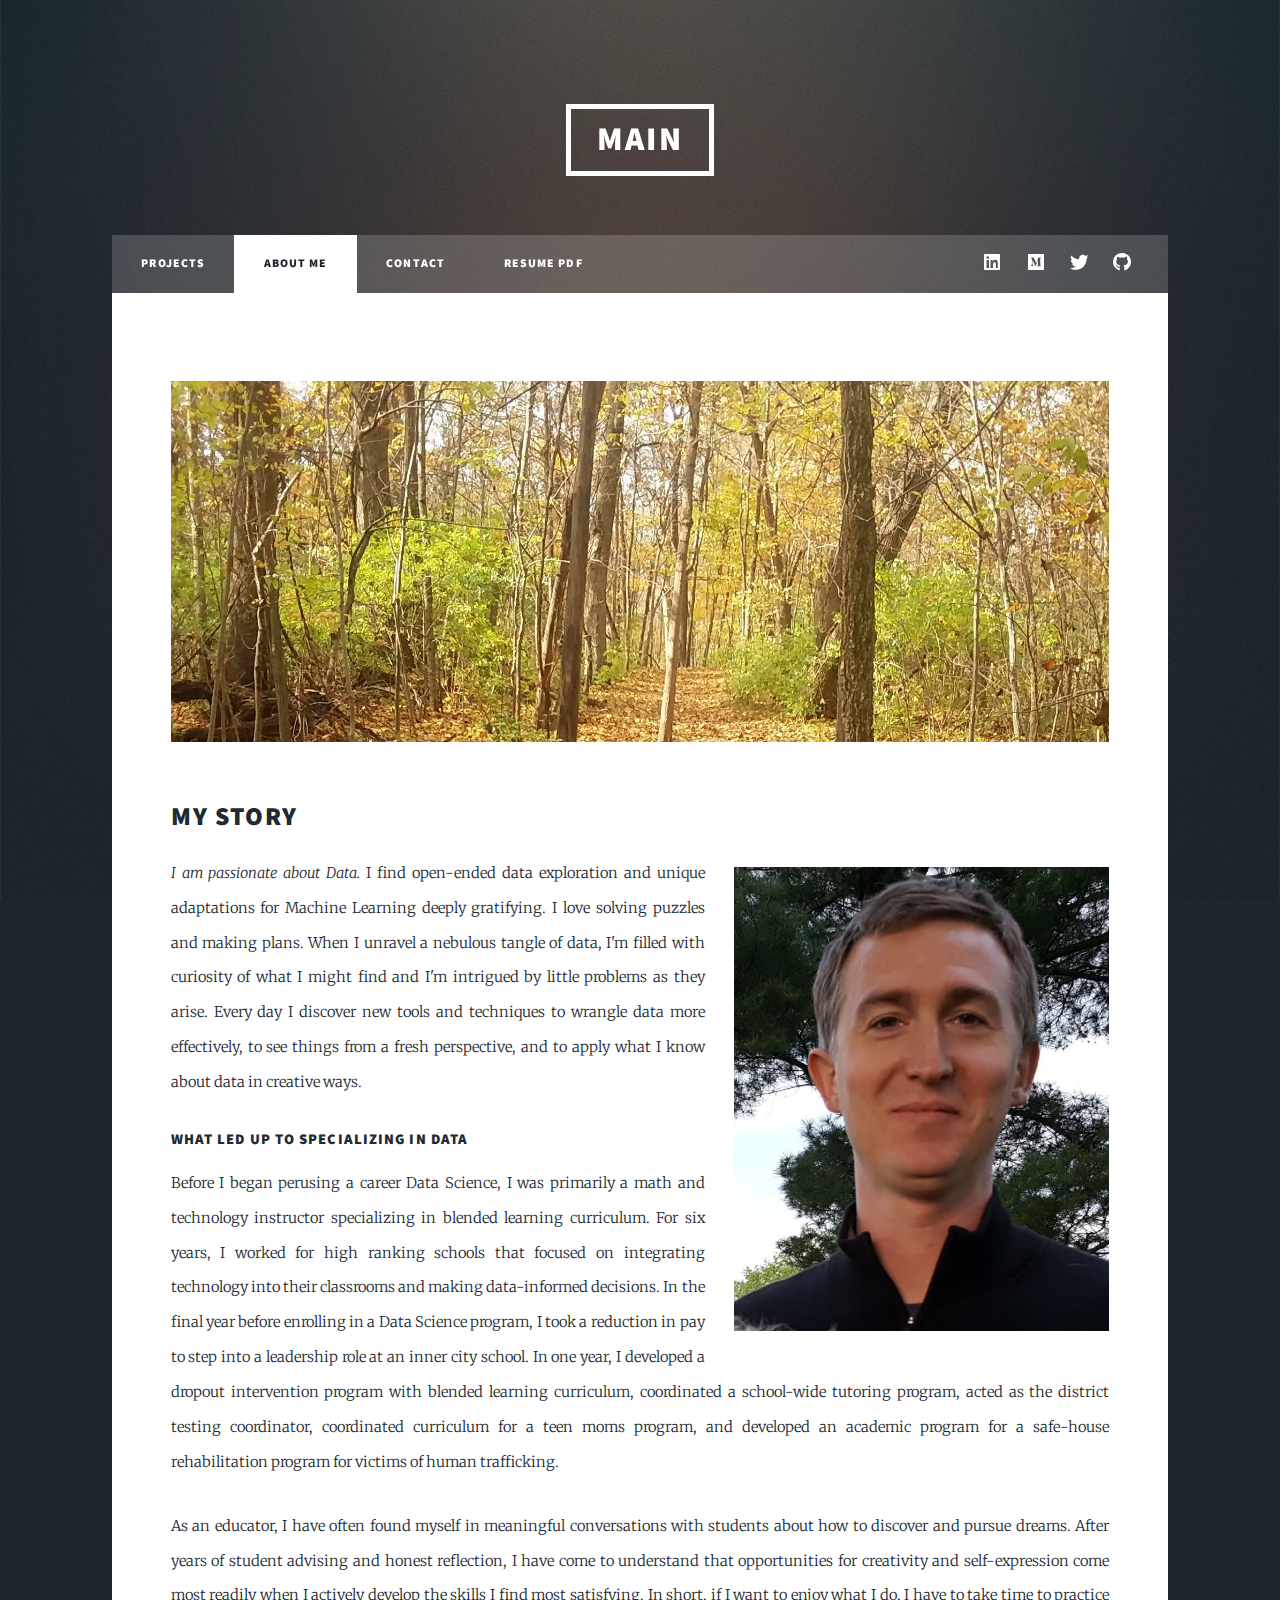
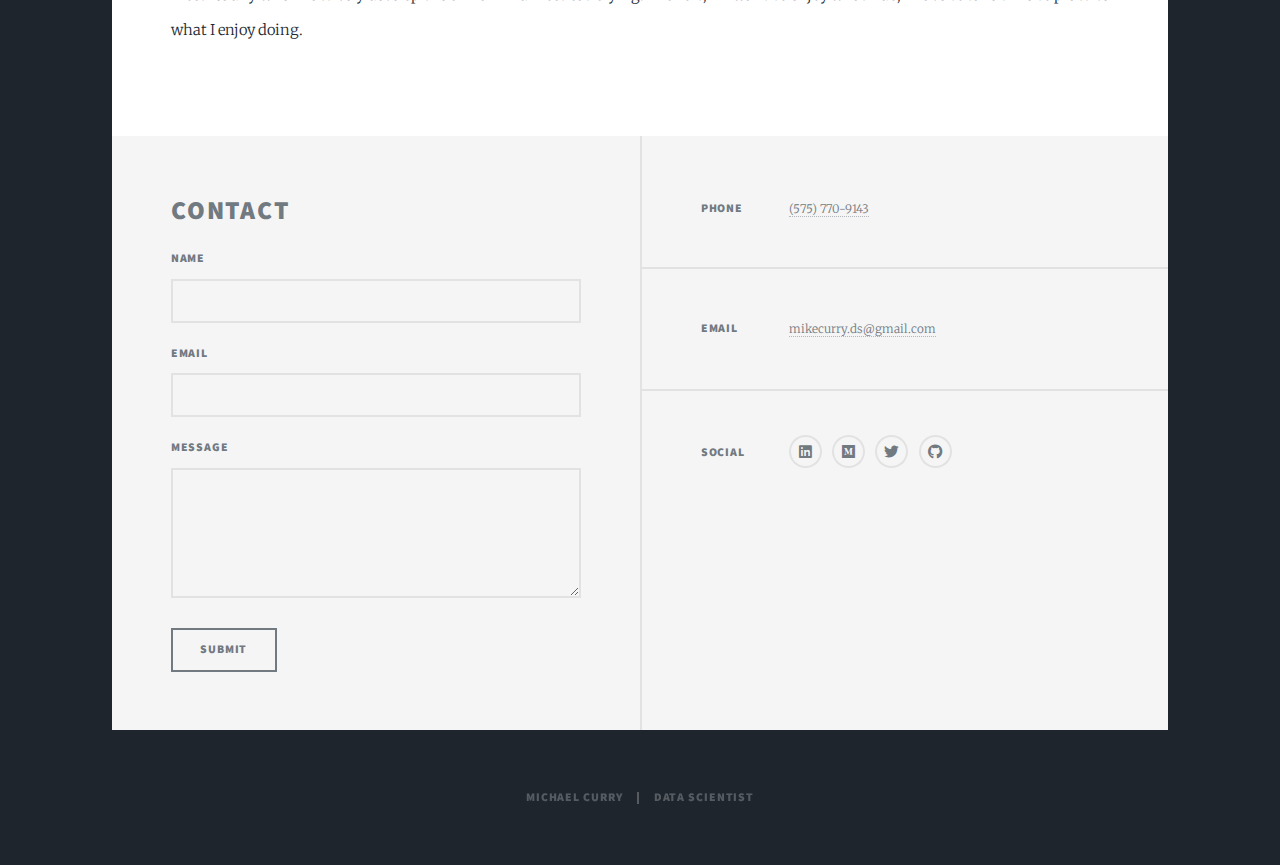
<file: about.html>
<!DOCTYPE HTML>
<!--
	Massively by HTML5 UP
	html5up.net | @ajlkn
	Free for personal and commercial use under the CCA 3.0 license (html5up.net/license)
-->
<html>
	<head>
		<title>City Image Recognition</title>
		<meta charset="utf-8" />
		<meta name="viewport" content="width=device-width, initial-scale=1, user-scalable=no" />
		<link rel="stylesheet" href="assets/css/main.css" />
		<noscript><link rel="stylesheet" href="assets/css/noscript.css" /></noscript>
	</head>
	<body class="is-preload">

		<!-- Wrapper -->
			<div id="wrapper">

				<!-- Header -->
					<header id="header">
						<a href="index.html" class="logo">Main</a>
					</header>

				<!-- Nav -->
				<nav id="nav">
					<ul class="links">
						<li><a href="index.html">Projects</a></li>
						<li class="active"><a href="about.html">About Me</a></li>
						<li><a href="contact.html">Contact</a></li>
						<li><a target="_blank" href="curry_resume_3_2020.pdf">Resume PDF</a></li>
					</ul>
					<ul class="icons">
						<li><a href="https://www.linkedin.com/in/michael-curry-7ab92118a/" class="icon brands alt fa-linkedin"><span class="label">LinkedIn</span></a></li>
						<li><a href="https://medium.com/@mdcurry1138" class="icon brands alt fa-medium"><span class="label">Medium</span></a></li>
						<li><a href="https://twitter.com/MikeDCurry" class="icon brands alt fa-twitter"><span class="label">Twitter</span></a></li>
						<li><a href="https://github.com/mikedcurry" class="icon brands alt fa-github"><span class="label">GitHub</span></a></li>
					</ul>
				</nav>

				<!-- Main -->
				<div id="main">
					<!-- Post -->
					<section class="post">
						<div class="image main"><img src="images\aboutmebanner.jpg" alt="" /></div>
						<header>
							<h2>My Story</h2>
						</header>
						<span class="image right"><img src="images\pic_me.jpg" alt="" /></span>
							<p><i>							
								I am passionate about Data. </i> I find open-ended data exploration and unique 
								adaptations for Machine Learning deeply gratifying. I love solving puzzles 
								and making plans. When I unravel a nebulous tangle of data, I'm filled with 
								curiosity of what I might find and I'm intrigued by little problems as they 
								arise. Every day I discover new tools and techniques to wrangle data more 
								effectively, to see things from a fresh perspective, and to apply what I know 
								about data in creative ways.
							 </p>
							
							<!-- <hr /> -->
							<h4>What Led up to specializing in data</h4>
							
							<p> Before I began perusing a career Data Science, I was primarily a math and 
								technology instructor specializing in blended learning curriculum. For six years,
								 I worked for high ranking schools that focused on integrating technology into 
								 their classrooms and making data-informed decisions. In the final year before 
								 enrolling in a Data Science program, I took a reduction in pay to step into a leadership 
								 role at an inner city school. In one year, I developed a dropout intervention 
								 program with blended learning curriculum, coordinated a school-wide tutoring program, 
								 acted as the district testing coordinator, coordinated curriculum for a teen moms 
								 program, and developed an academic program for a safe-house 
								 rehabilitation program for victims of human trafficking.
							</p>
							<p>
								As an educator, I have often found myself in meaningful conversations with students 
								about how to discover and pursue dreams. After years of student advising and honest 
								reflection, I have come to understand that opportunities for creativity and 
								self-expression come most readily when I actively develop the skills I find most 
								satisfying. In short, if I want to enjoy what I do, I  have to take time to practice 
								what I enjoy doing.
							</p>
				</div>

				<!-- Footer -->
				<footer id="footer">
					<section>
						<header><h2>Contact</h3></header>
						<form method="post" action="https://formspree.io/mzbveydk">
							<div class="fields">
								<div class="field">
									<label for="sender">Name</label>
									<input type="text" name="sender" id="sender" />
								</div>
								<div class="field">
									<label for="_replyto">Email</label>
									<input type="text" name="_replyto" id="email" />
								</div>
								<div class="field">
									<label for="message">Message</label>
									<textarea name="message" id="message" rows="3"></textarea>
								</div>
							</div>
							<ul class="actions">
								<li><input type="submit" name="submit" /></li>
							</ul>
						</form>
					</section>
					<section class="split contact">
						<section>
							<h3>Phone</h3>
							<p><a href="tel:+15757709143">(575) 770-9143</a></p>
						</section>
						<section>
							<h3>Email</h3>
							<p><a href="#">mikecurry.ds@gmail.com</a></p>
						</section>
						<section>
							<h3>Social</h3>
							<ul class="icons alt">
								<li><a href="https://www.linkedin.com/in/michael-curry-7ab92118a/" class="icon brands alt fa-linkedin"><span class="label">LinkedIn</span></a></li>
								<li><a href="https://medium.com/@mdcurry1138" class="icon brands alt fa-medium"><span class="label">Medium</span></a></li>
								<li><a href="https://twitter.com/MikeDCurry" class="icon brands alt fa-twitter"><span class="label">Twitter</span></a></li>
								<li><a href="https://github.com/mikedcurry" class="icon brands alt fa-github"><span class="label">GitHub</span></a></li>
							</ul>
						</section>
					</section>
				</footer>

			<!-- Copyright -->
				<div id="copyright">
					<ul><li>Michael Curry</li><li>Data Scientist</li></ul>
				</div>

		<!-- Scripts -->
			<script src="assets/js/jquery.min.js"></script>
			<script src="assets/js/jquery.scrollex.min.js"></script>
			<script src="assets/js/jquery.scrolly.min.js"></script>
			<script src="assets/js/browser.min.js"></script>
			<script src="assets/js/breakpoints.min.js"></script>
			<script src="assets/js/util.js"></script>
			<script src="assets/js/main.js"></script>

	</body>
</html>
</file>
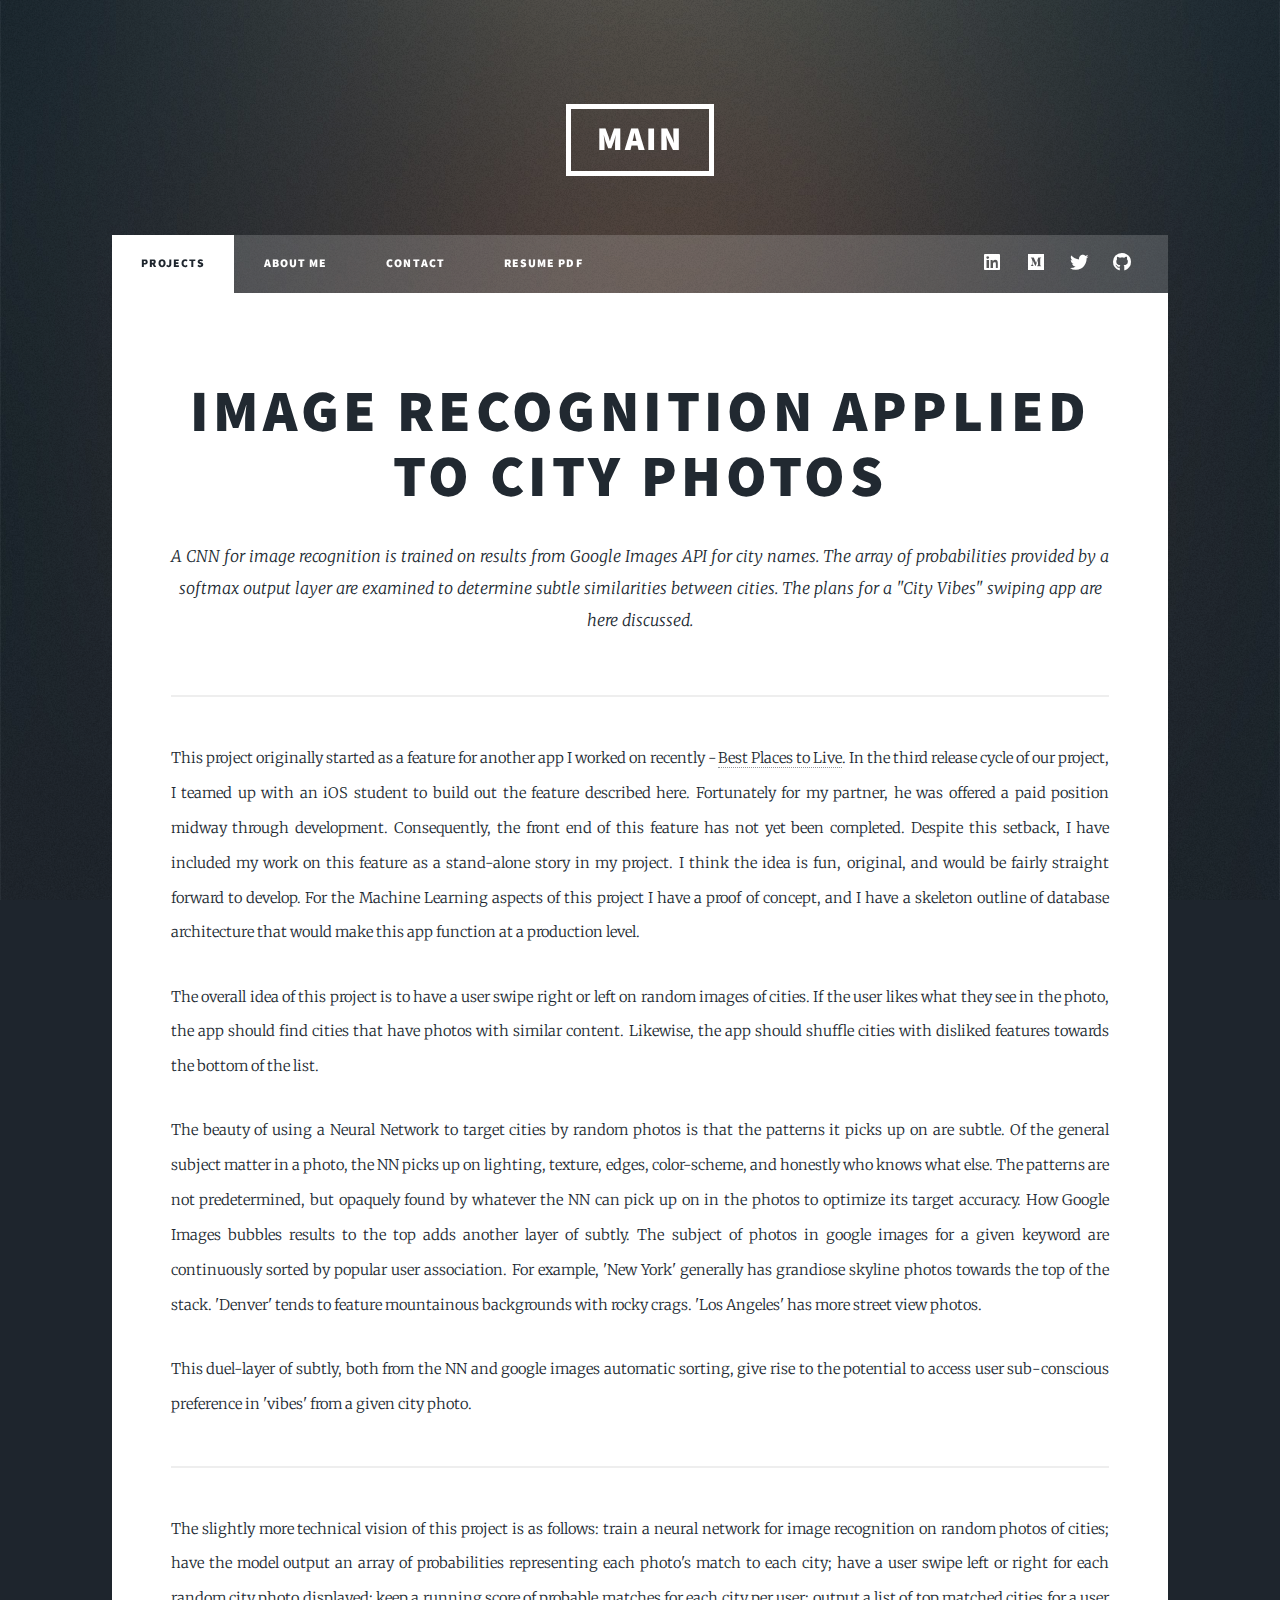
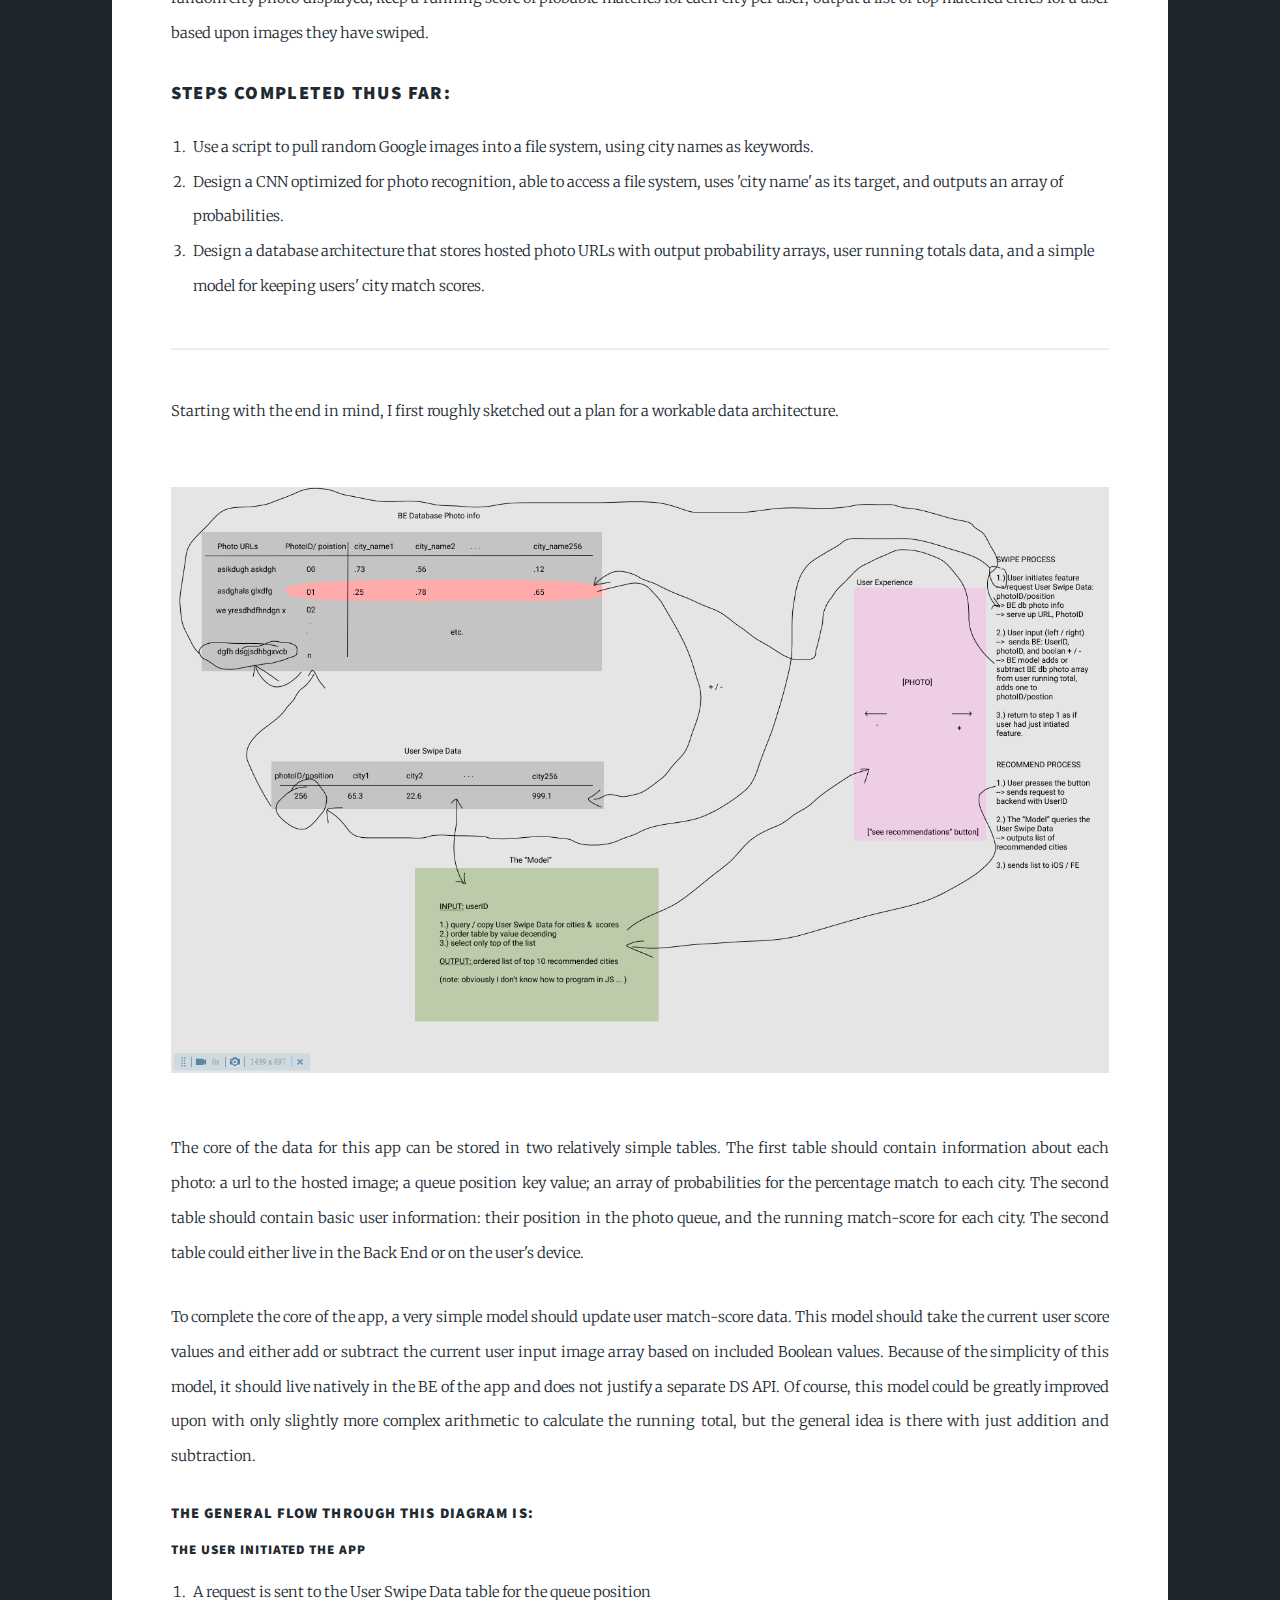
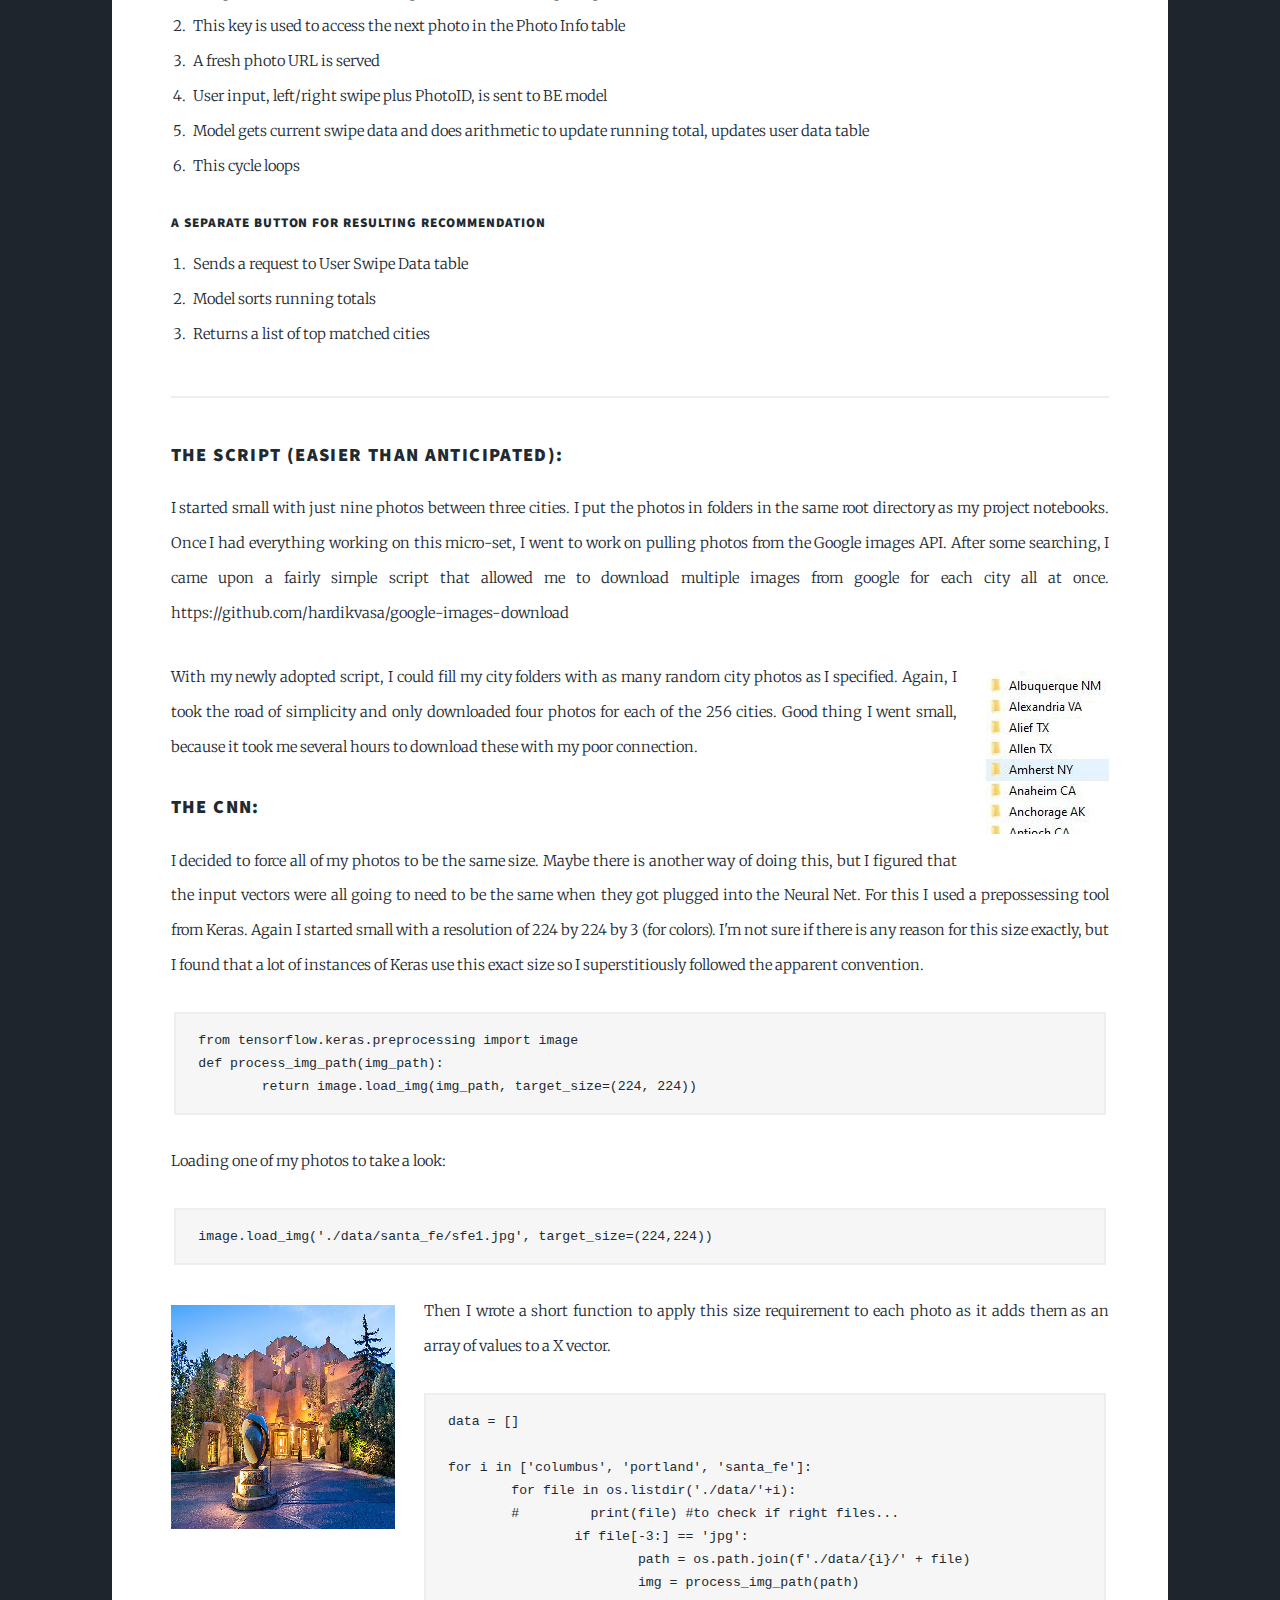
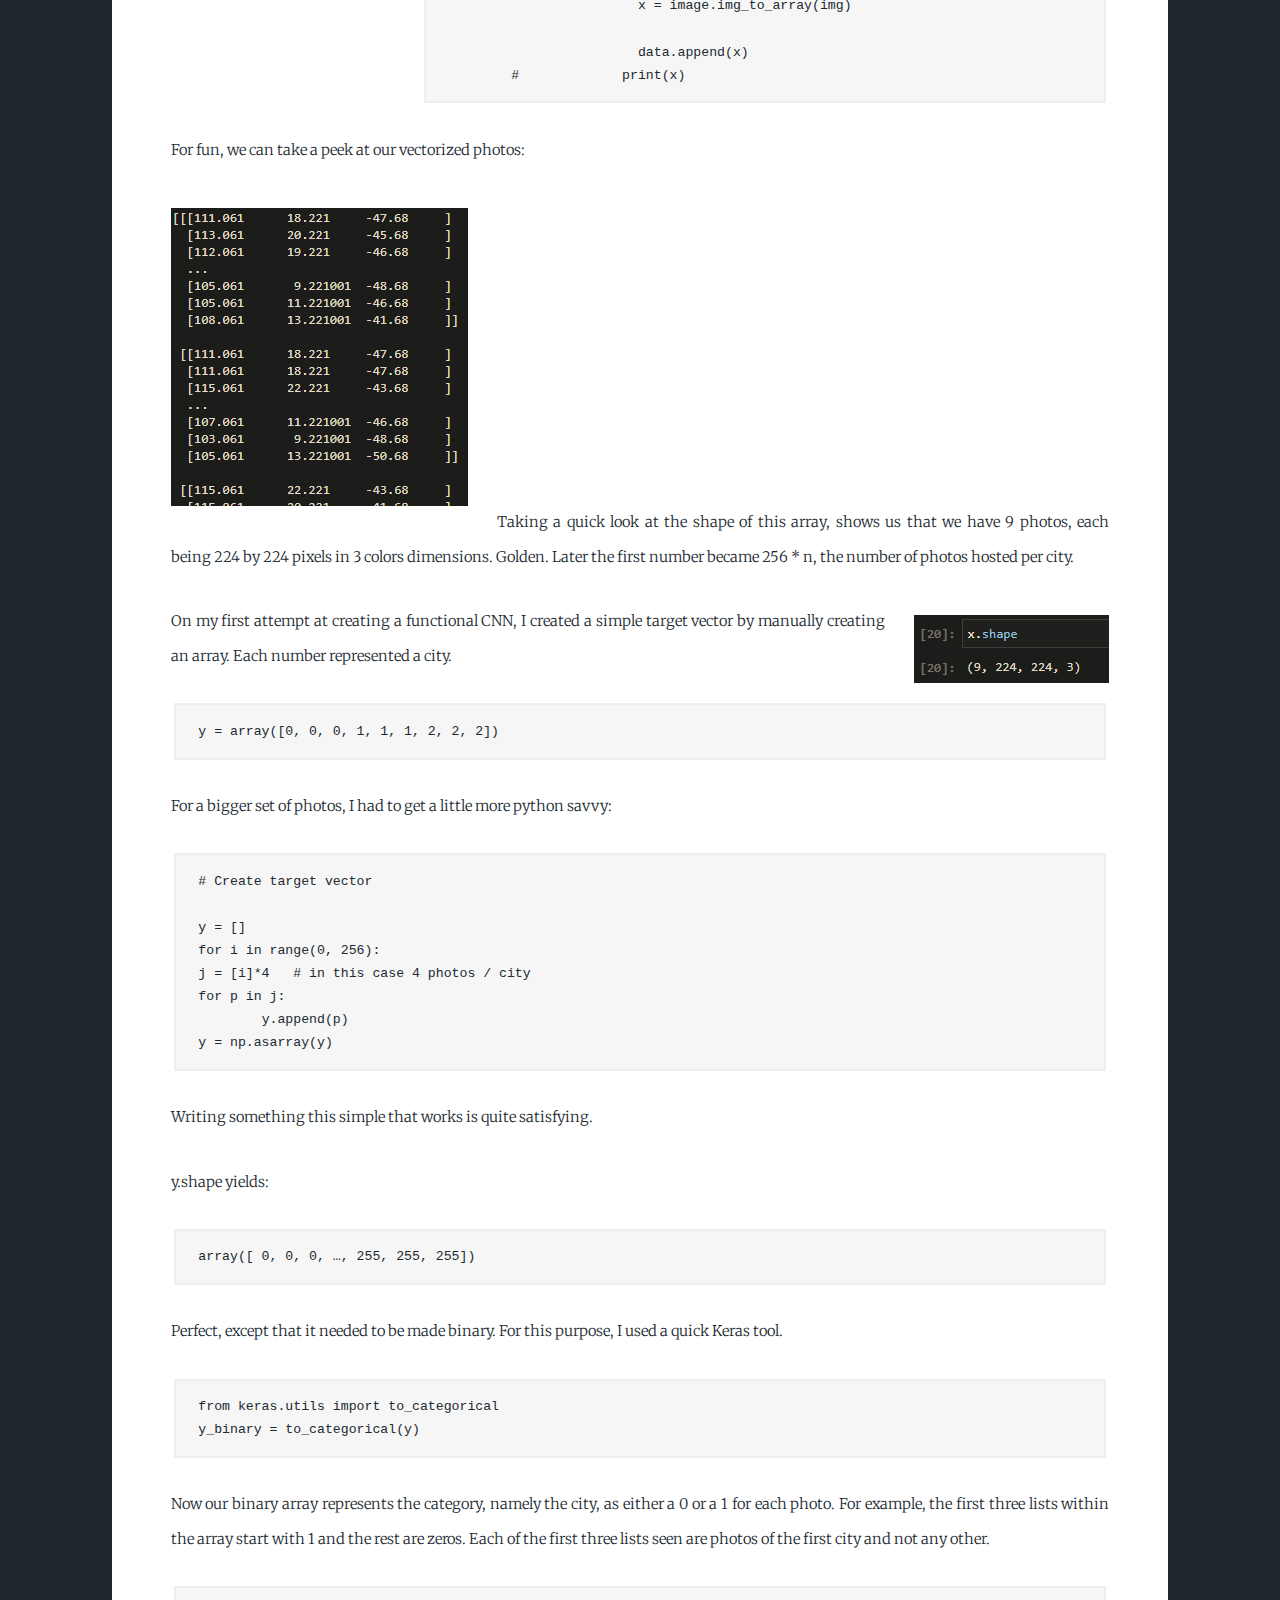
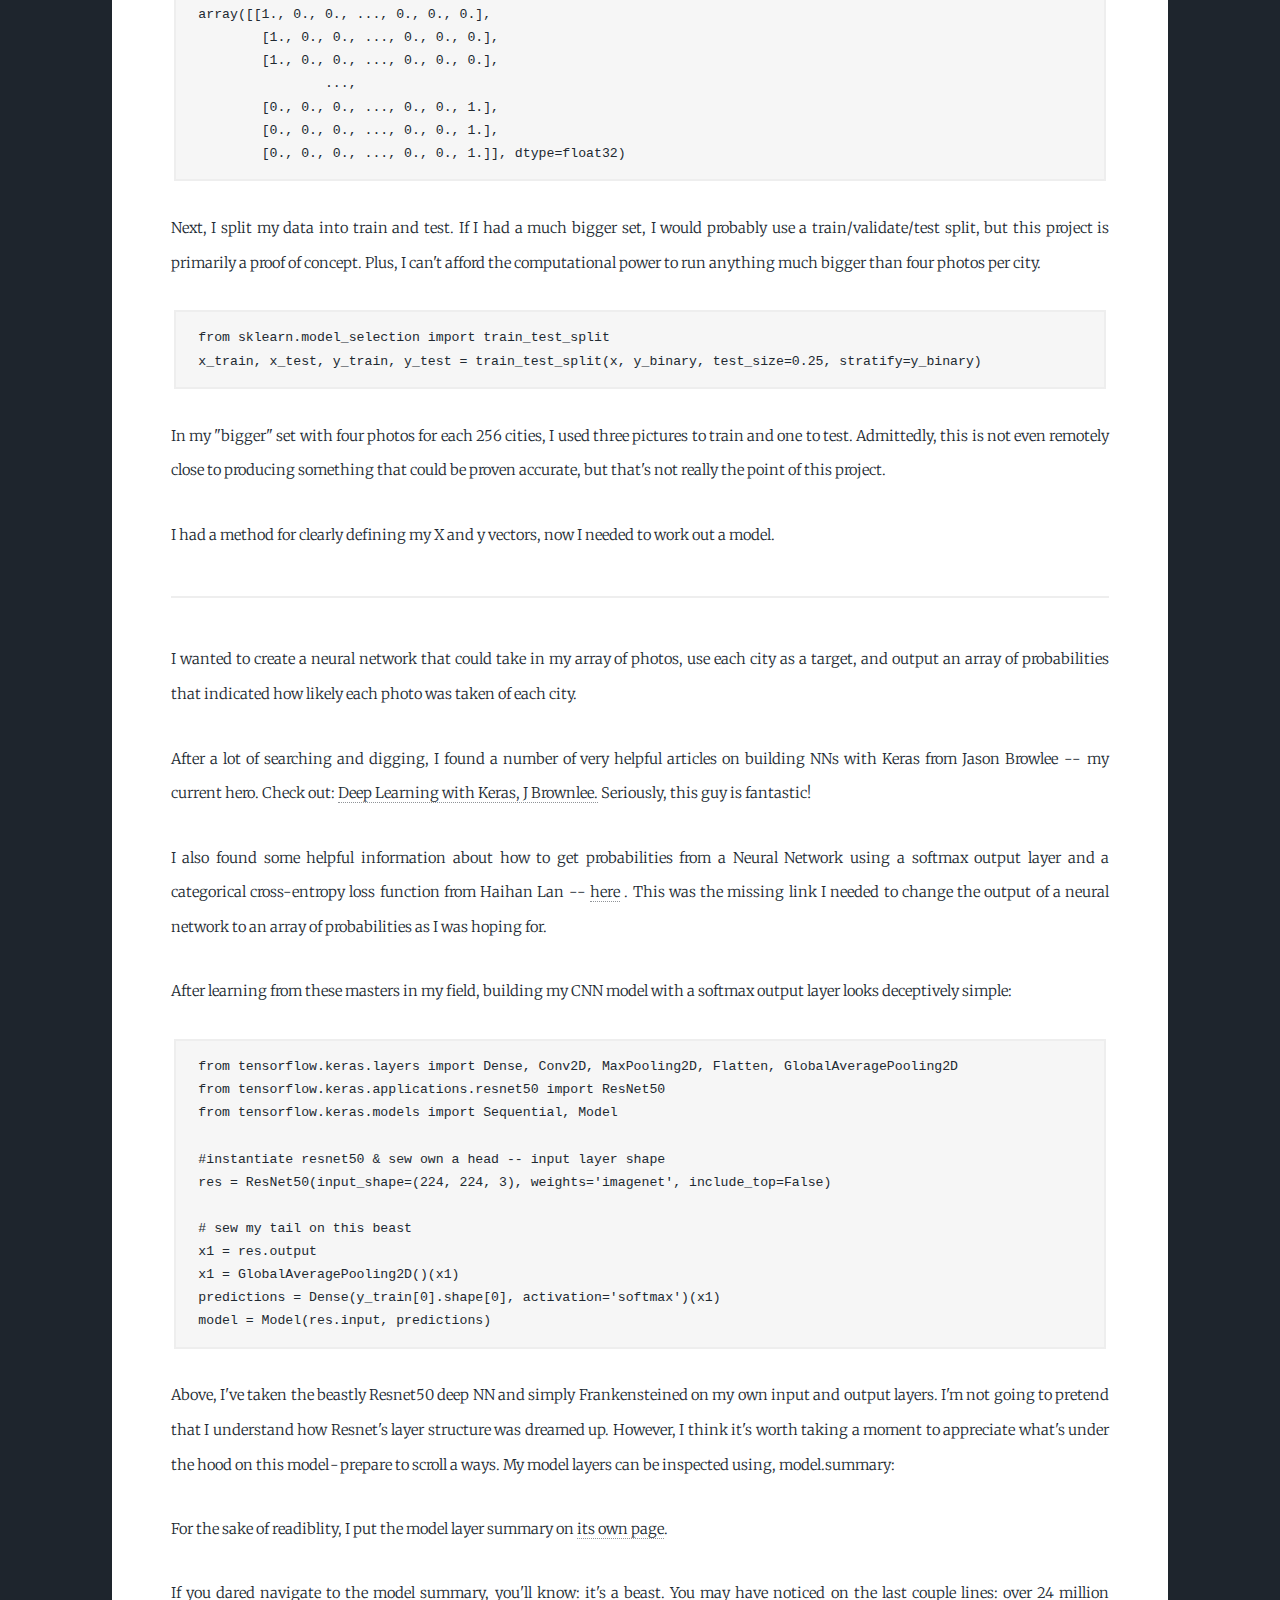
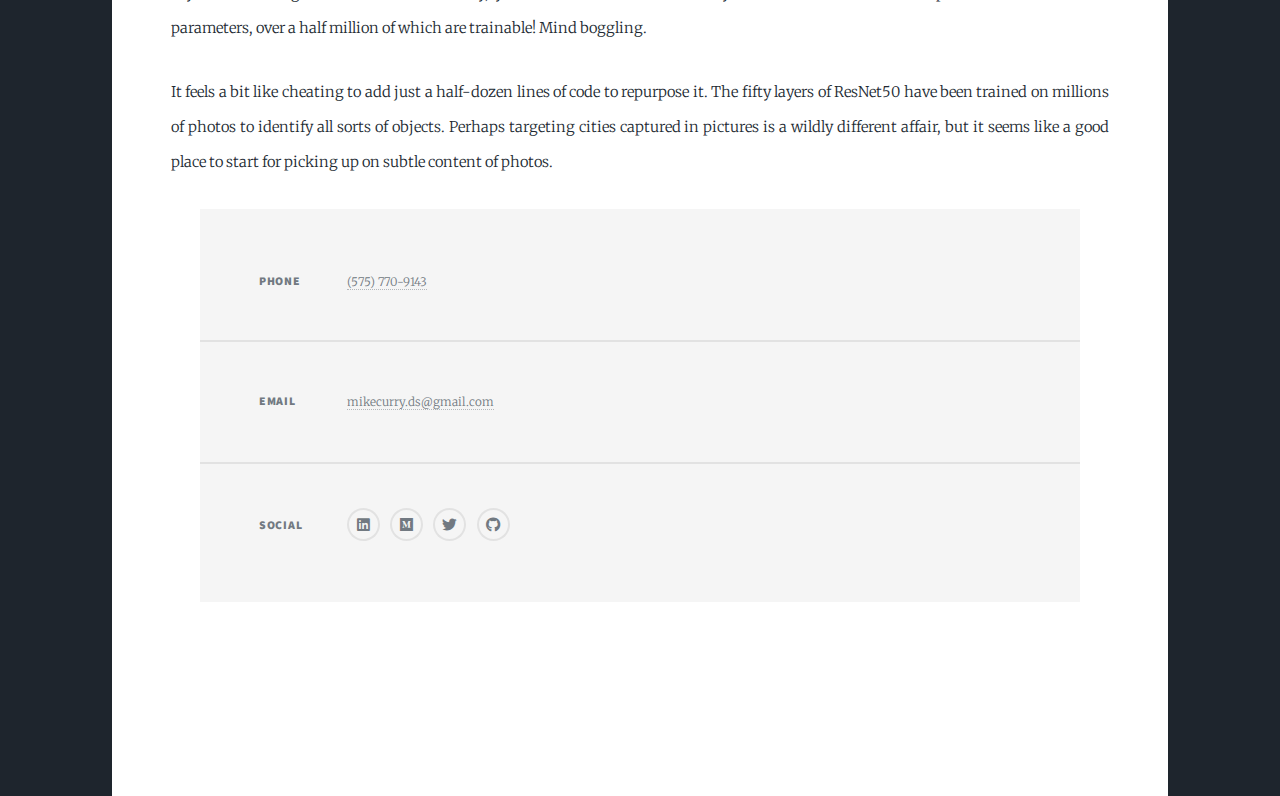
<file: city.html>
<!DOCTYPE HTML>
<!--
	Massively by HTML5 UP
	html5up.net | @ajlkn
	Free for personal and commercial use under the CCA 3.0 license (html5up.net/license)
-->
<html>
	<head>
		<title>City Image Recognition</title>
		<meta charset="utf-8" />
		<meta name="viewport" content="width=device-width, initial-scale=1, user-scalable=no" />
		<link rel="stylesheet" href="assets/css/main.css" />
		<noscript><link rel="stylesheet" href="assets/css/noscript.css" /></noscript>
	</head>
	<body class="is-preload">

		<!-- Wrapper -->
			<div id="wrapper">

				<!-- Header -->
					<header id="header">
						<a href="index.html" class="logo">Main</a>
					</header>

				<!-- Nav -->
				<nav id="nav">
					<ul class="links">
						<li class="active"><a href="index.html">Projects</a></li>
						<li><a href="about.html">About Me</a></li>
						<li><a href="contact.html">Contact</a></li>
						<li><a target="_blank" href="curry_resume_3_2020.pdf">Resume PDF</a></li>
					</ul>
					<ul class="icons">
						<li><a href="https://www.linkedin.com/in/michael-curry-7ab92118a/" class="icon brands alt fa-linkedin"><span class="label">LinkedIn</span></a></li>
						<li><a href="https://medium.com/@mdcurry1138" class="icon brands alt fa-medium"><span class="label">Medium</span></a></li>
						<li><a href="https://twitter.com/MikeDCurry" class="icon brands alt fa-twitter"><span class="label">Twitter</span></a></li>
						<li><a href="https://github.com/mikedcurry" class="icon brands alt fa-github"><span class="label">GitHub</span></a></li>
					</ul>
				</nav>

				<!-- Main -->
					<div id="main">

						<!-- Post -->
							<section class="post">
								<header class="major">

									<h1>Image Recognition Applied to City Photos<br /></h1>
									<p>A CNN for image recognition is trained on results from Google Images API for 
										city names. The array of probabilities provided by a softmax output layer are 
										examined to determine subtle similarities between cities. The plans for a "City 
										Vibes" swiping app are here discussed.</p>
								</header>
							<hr />
								<p> This project originally started as a feature for another app I worked on recently
									- <a href="ranker.html">Best Places to Live</a>. In the third release cycle of our project, I teamed up 
									with an iOS student to build out the feature described here. Fortunately for my partner, 
									he was offered a paid position midway through development. Consequently, the front end
									 of this feature has not yet been completed. Despite this setback, I have included my 
									 work on this feature as a stand-alone story in my project. I think the idea is fun, 
									 original, and would be fairly straight forward to develop. For the Machine Learning 
									 aspects of this project I have a proof of concept, and I have a skeleton outline of 
									 database architecture that would make this app function at a production level.
								</p>
								<p>
									The overall idea of this project is to have a user swipe right or left on random 
									images of cities. If the user likes what they see in the photo, the app should find 
									cities that have photos with similar content. Likewise, the app should shuffle cities
									 with disliked features towards the bottom of the list.
								</p>
								<p>
									The beauty of using a Neural Network to target cities by random photos is that the 
									patterns it picks up on are subtle. Of the general subject matter in a photo, the 
									NN picks up on lighting, texture, edges, color-scheme, and honestly who knows what 
									else. The patterns are not predetermined, but opaquely found by whatever the NN can 
									pick up on in the photos to optimize its target accuracy.  
									How Google Images bubbles results to the top adds another layer of subtly. The subject of photos in google images 
									for a given keyword are continuously sorted by popular user association. For example, 
									'New York' generally has grandiose skyline photos towards the top of the stack. 
									'Denver' tends to feature mountainous backgrounds with rocky crags. 'Los Angeles' 
									has more street view photos.
								</p>
								<p>
									This duel-layer of subtly, both from the NN and google images automatic sorting, 
									give rise to the potential to access user sub-conscious preference in 'vibes'
									 from a given city photo.
								</p>
								<hr />
								<p>
									The slightly more technical vision of this project is as follows: train a neural network for 
									image recognition on random photos of cities; have the model output an array of 
									probabilities representing each photo's match to each city; have a user swipe left 
									or right for each random city photo displayed; keep a running score of probable 
									matches for each city per user; output a list of top matched cities for a user 
									based upon images they have swiped.
								</p>
								<h3>Steps completed thus far:</h3>
								<ol>
									<li>Use a script to pull random Google images into a file system, using city 
										names as keywords.</li>
									<li>Design a CNN optimized for photo recognition, able to access a file system,
										 uses 'city name' as its target, and outputs an array of probabilities.</li>
									<li>Design a database architecture that stores hosted photo URLs with output 
										probability arrays, user running totals data, and a simple model for keeping 
										users' city match scores.</li>
								</ol>
								<hr />
								<p>
									Starting with the end in mind, I first roughly sketched out a plan for a workable 
									data architecture.
								</p>
								<span class="image main"><img src="images\RoughDataArch.png" alt="" /></span>
								<p>
									The core of the data for this app can be stored in two relatively simple tables.
									 The first table should contain information about each photo: a url to the hosted 
									 image; a queue position key value; an array of probabilities for the percentage 
									 match to each city. The second table should contain basic user information: their 
									 position in the photo queue, and the running match-score for each city. The second 
									 table could either live in the Back End or on the user's device.
								</p>
								<p>
									To complete the core of the app, a very simple model should update user match-score 
									data. This model should take the current user score values and either add or subtract 
									the current user input image array based on included Boolean values. Because of the 
									simplicity of this model, it should live natively in the BE of the app and does not 
									justify a separate DS API. Of course, this model could be greatly improved upon with 
									only slightly more complex arithmetic to calculate the running total, but the general 
									idea is there with just addition and subtraction.
								</p>
								<h4>The general flow through this diagram is:</h4>
								<h5>The user initiated the app </h5>
								<ol>
									<li>A request is sent to the User Swipe Data table for the queue position</li>
									<li>This key is used to access the next photo in the Photo Info table</li>
									<li>A fresh photo URL is served</li>
									<li>User input, left/right swipe plus PhotoID, is sent to BE model</li>
									<li>Model gets current swipe data and does arithmetic to update running total, updates user data table</li>
									<li>This cycle loops</li>
								</ol>
								
								<h5>A separate button for resulting recommendation</h5>
								<ol>
									<li>Sends a request to User Swipe Data table</li>
									<li>Model sorts running totals</li>
									<li>Returns a list of top matched cities</li>
								</ol>
								<hr />
								<h3>The Script (easier than anticipated):</h3>

								<p>
									I started small with just nine photos between three cities. I put the photos 
									in folders in the same root directory as my project notebooks. Once I had 
									everything working on this micro-set, I went to work on pulling photos from the 
									Google images API. After some searching, I came upon a fairly simple script that 
									allowed me to download multiple images from google for each city all at once. 
									https://github.com/hardikvasa/google-images-download
								</p>
                                <p><span class="image right"><img src="images\city_files.jpeg" alt="" /></span>

								<p>
									With my newly adopted script, I could fill my city folders with as many random 
									city photos as I specified. Again, I took the road of simplicity and only downloaded
									four photos for each of the 256 cities. Good thing I went small, because it took 
									me several hours to download these with my poor connection.
								</p>
								<h3>The CNN:</h3>
                                <p>
									I decided to force all of my photos to be the same size. Maybe there is another 
									way of doing this, but I figured that the input vectors were all going to need to be 
									the same when they got plugged into the Neural Net. For this I used a prepossessing 
									tool from Keras. Again I started small with a resolution of 224 by 224 by 3 
									(for colors). I'm not sure if there is any reason for this size exactly, but I found 
									that a lot of instances of Keras use this exact size so I superstitiously followed 
									the apparent convention.
								</p>
								<!-- Preformatted Code -->
								<pre><code>from tensorflow.keras.preprocessing import image
def process_img_path(img_path): 
	return image.load_img(img_path, target_size=(224, 224))</code></pre>

								<p>
									Loading one of my photos to take a look:
								</p>
								<div class='image-container'>
									<pre><code>image.load_img('./data/santa_fe/sfe1.jpg', target_size=(224,224))</code></pre>
									<p><span class="image left"><img src="images\city_sample_pic.png" alt="" /></span>

									<p>
										Then I wrote a short function to apply this size requirement to each photo as it adds 
										them as an array of values to a X vector.
									</p>
								</div>	
								<pre><code>data = []

for i in ['columbus', 'portland', 'santa_fe']:
	for file in os.listdir('./data/'+i):
	#         print(file) #to check if right files...
		if file[-3:] == 'jpg':
			path = os.path.join(f'./data/{i}/' + file)
			img = process_img_path(path)
			x = image.img_to_array(img)
			
			data.append(x)
	#             print(x)</code></pre>
								<p>
									For fun, we can take a peek at our vectorized photos:	
								</p>
								<p><span class="image left"><img src="images\city_vect_pic.png" alt="" /></span>
								
								<br>
								</br>
								<br>
								</br>
								<br>
								</br>
								<br>
								</br>
								<p>
									Taking a quick look at the shape of this array, shows us that we have 9 photos, each 
									being 224 by 224 pixels in 3 colors dimensions. Golden. Later the first number became 
									256 * n, the number of photos hosted per city.
								</p>
								<p><span class="image right"><img src="images\shape_array.png" alt="" /></span>
								<p>
									On my first attempt at creating a functional CNN, I created a simple target vector by
									 manually creating an array. Each number represented a city.
								</p>
								<pre><code>y = array([0, 0, 0, 1, 1, 1, 2, 2, 2])</code></pre>
								<p>For a bigger set of photos, I had to get a little more python savvy:</p>
								<pre><code># Create target vector

y = []
for i in range(0, 256):
j = [i]*4   # in this case 4 photos / city
for p in j:
	y.append(p)
y = np.asarray(y)</code></pre>
								<P>Writing something this simple that works is quite satisfying.</P>
								<p>y.shape yields:</p>
								<pre><code>array([ 0, 0, 0, …, 255, 255, 255])</code></pre>
								<p>Perfect, except that it needed to be made binary. For this purpose, 
									I used a quick Keras tool.
								</p>
								<pre><code>from keras.utils import to_categorical
y_binary = to_categorical(y)</code></pre>
								<p>Now our binary array represents the category, namely the city,
									as either a 0 or a 1 for each photo. For example, the first three lists within the 
									array start with 1 and the rest are zeros. Each of the first three lists seen 
									are photos of the first city and not any other. 
								</p>
								<pre><code>array([[1., 0., 0., ..., 0., 0., 0.],
	[1., 0., 0., ..., 0., 0., 0.],        
	[1., 0., 0., ..., 0., 0., 0.],        
		...,        
	[0., 0., 0., ..., 0., 0., 1.],        
	[0., 0., 0., ..., 0., 0., 1.],        
	[0., 0., 0., ..., 0., 0., 1.]], dtype=float32)</code></pre>
								<p>Next, I split my data into train and test. If I had a much bigger set, I would probably use a train/validate/test split, but this project is primarily a proof of concept. Plus, I can't afford the computational power to run anything much bigger than four photos per city.</p>
								<pre><code>from sklearn.model_selection import train_test_split
x_train, x_test, y_train, y_test = train_test_split(x, y_binary, test_size=0.25, stratify=y_binary)</code></pre>
								<p>In my "bigger" set with four photos for each 256 cities, I used three pictures to train and one to test. Admittedly, this is not even remotely close to producing something that could be proven accurate, but that's not really the point of this project.</p>
								<p>I had a method for clearly defining my X and y vectors, now I needed to work out a model.</p>
								<hr />
								<p>I wanted to create a neural network that could take in my array of photos, use each city as a 
									target, and output an array of probabilities that indicated how likely each photo was taken of each city.</p>
								<p>After a lot of searching and digging, I found a number of very helpful articles 
									on building NNs with Keras from Jason Browlee  --  my current hero. Check out: 
									<a href = 'https://machinelearningmastery.com/category/deep-learning'>Deep Learning with Keras, J Brownlee.</a> 
									Seriously, this guy is fantastic!</p>
								<p>I also found some helpful information about how to get probabilities from a Neural Network 
									using a softmax output layer and a categorical cross-entropy loss function from 
									Haihan Lan -- <a href = https://towardsdatascience.com/the-softmax-function-neural-net-outputs-as-probabilities-and-ensemble-classifiers-9bd94d75932'>here</a>
									. This was the missing link I needed to change the output of a neural network to an 
									array of probabilities as I was hoping for.
								</p>
								<p>After learning from these masters in my field, building my CNN model with a softmax output layer looks deceptively simple:</p>
								<pre><code>from tensorflow.keras.layers import Dense, Conv2D, MaxPooling2D, Flatten, GlobalAveragePooling2D
from tensorflow.keras.applications.resnet50 import ResNet50
from tensorflow.keras.models import Sequential, Model

#instantiate resnet50 & sew own a head -- input layer shape 
res = ResNet50(input_shape=(224, 224, 3), weights='imagenet', include_top=False)

# sew my tail on this beast
x1 = res.output
x1 = GlobalAveragePooling2D()(x1)
predictions = Dense(y_train[0].shape[0], activation='softmax')(x1)
model = Model(res.input, predictions)</code></pre>
								<p>Above, I've taken the beastly Resnet50 deep NN and simply Frankensteined on my
									 own input and output layers. I'm not going to pretend that I understand how 
									 Resnet's layer structure was dreamed up. However, I think it's worth taking 
									 a moment to appreciate what's under the hood on this model - prepare to scroll 
									 a ways. My model layers can be inspected using, model.summary:
								</p>
								<p> For the sake of readiblity, I put the model layer summary
									on <a href="resnet50.html">its own page</a>.
								</p>
								<p>
									If you dared navigate to the model summary, you'll know: it's a beast. 
									You may have noticed on the last couple lines: over 24 million parameters, over a 
									half million of which are trainable! Mind boggling.
								</p>
								<p>
									It feels a bit like cheating to add just a half-dozen lines of code to 
									repurpose it. The fifty layers of ResNet50 have been trained on millions 
									of photos to identify all sorts of objects. Perhaps targeting 
									cities captured in pictures is a wildly different affair, but it seems like 
									a good place to start for picking up on subtle content of photos.
								</p>


				<!-- Footer -->
				<footer id="footer">
						<section class="split contact">
							<section>
								<h3>Phone</h3>
								<p><a href="tel:+15757709143">(575) 770-9143</a></p>
							</section>
							<section>
								<h3>Email</h3>
								<p><a href="#">mikecurry.ds@gmail.com</a></p>
							</section>
							<section>
								<h3>Social</h3>
								<ul class="icons alt">
									<li><a href="https://www.linkedin.com/in/michael-curry-7ab92118a/" class="icon brands alt fa-linkedin"><span class="label">LinkedIn</span></a></li>
									<li><a href="https://medium.com/@mdcurry1138" class="icon brands alt fa-medium"><span class="label">Medium</span></a></li>
									<li><a href="https://twitter.com/MikeDCurry" class="icon brands alt fa-twitter"><span class="label">Twitter</span></a></li>
									<li><a href="https://github.com/mikedcurry" class="icon brands alt fa-github"><span class="label">GitHub</span></a></li>
								</ul>
							</section>
					</section>
				</footer>

			<!-- Copyright -->
				<div id="copyright">
					<ul><li>Michael Curry</li><li>Data Scientist</li></ul>
				</div>

		<!-- Scripts -->
			<script src="assets/js/jquery.min.js"></script>
			<script src="assets/js/jquery.scrollex.min.js"></script>
			<script src="assets/js/jquery.scrolly.min.js"></script>
			<script src="assets/js/browser.min.js"></script>
			<script src="assets/js/breakpoints.min.js"></script>
			<script src="assets/js/util.js"></script>
			<script src="assets/js/main.js"></script>

	</body>
</html>
</file>
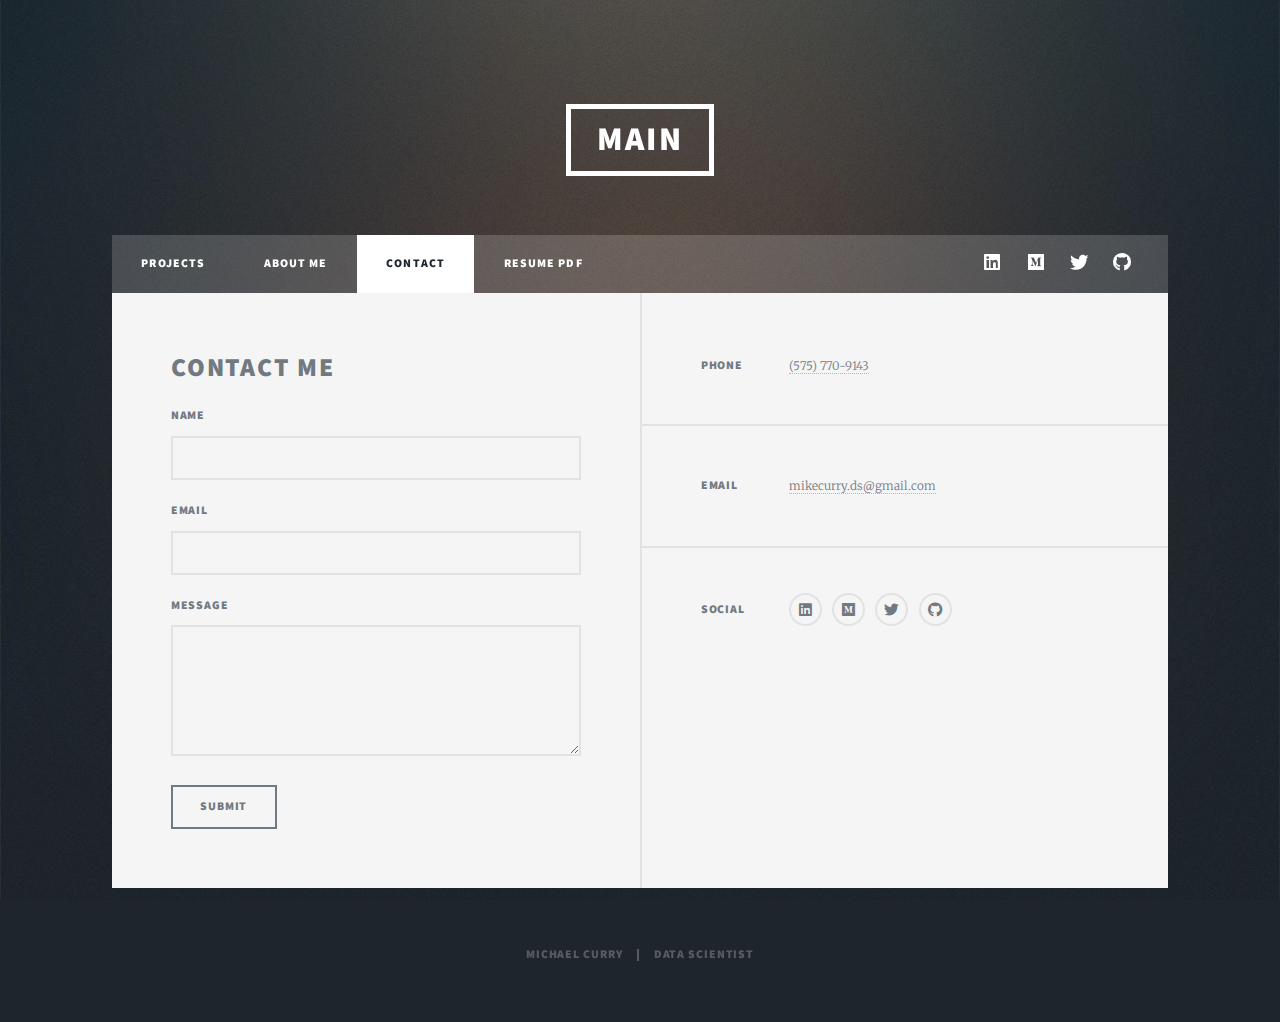
<file: contact.html>
<!DOCTYPE HTML>
<!--
	Massively by HTML5 UP
	html5up.net | @ajlkn
	Free for personal and commercial use under the CCA 3.0 license (html5up.net/license)
-->
<html>
	<head>
		<title>Ebola Community Risk Factors</title>
		<meta charset="utf-8" />
		<meta name="viewport" content="width=device-width, initial-scale=1, user-scalable=no" />
		<link rel="stylesheet" href="assets/css/main.css" />
		<noscript><link rel="stylesheet" href="assets/css/noscript.css" /></noscript>
	</head>
	<body class="is-preload">

		<!-- Wrapper -->
			<div id="wrapper">

				<!-- Header -->
					<header id="header">
						<a href="index.html" class="logo">Main</a>
					</header>

				<!-- Nav -->
                <nav id="nav">
                    <ul class="links">
                        <li><a href="index.html">Projects</a></li>
                        <li><a href="about.html">About Me</a></li>
                        <li class="active"><a href="contact.html">Contact</a></li>
                        <li><a target="_blank" href="curry_resume_3_2020.pdf">Resume PDF</a></li>
                    </ul>
                    <ul class="icons">
                        <li><a href="https://www.linkedin.com/in/michael-curry-7ab92118a/" class="icon brands alt fa-linkedin"><span class="label">LinkedIn</span></a></li>
                        <li><a href="https://medium.com/@mdcurry1138" class="icon brands alt fa-medium"><span class="label">Medium</span></a></li>
                        <li><a href="https://twitter.com/MikeDCurry" class="icon brands alt fa-twitter"><span class="label">Twitter</span></a></li>
                        <li><a href="https://github.com/mikedcurry" class="icon brands alt fa-github"><span class="label">GitHub</span></a></li>
                    </ul>
                </nav>

				<!-- Main -->

				<!-- Footer -->
                <footer id="footer">
                    <section>
                        <header><h2>Contact Me</h3></header>
                        <form method="post" action="https://formspree.io/mzbveydk">
                            <div class="fields">
                                <div class="field">
                                    <label for="sender">Name</label>
                                    <input type="text" name="sender" id="sender" />
                                </div>
                                <div class="field">
                                    <label for="_replyto">Email</label>
                                    <input type="text" name="_replyto" id="email" />
                                </div>
                                <div class="field">
                                    <label for="message">Message</label>
                                    <textarea name="message" id="message" rows="3"></textarea>
                                </div>
                            </div>
                            <ul class="actions">
                                <li><input type="submit" name="submit" /></li>
                            </ul>
                        </form>
                    </section>
                    <section class="split contact">
                        <section>
                            <h3>Phone</h3>
                            <p><a href="tel:+15757709143">(575) 770-9143</a></p>
                        </section>
                        <section>
                            <h3>Email</h3>
                            <p><a href="#">mikecurry.ds@gmail.com</a></p>
                        </section>
                        <section>
                            <h3>Social</h3>
                            <ul class="icons alt">
                                <li><a href="https://www.linkedin.com/in/michael-curry-7ab92118a/" class="icon brands alt fa-linkedin"><span class="label">LinkedIn</span></a></li>
                                <li><a href="https://medium.com/@mdcurry1138" class="icon brands alt fa-medium"><span class="label">Medium</span></a></li>
                                <li><a href="https://twitter.com/MikeDCurry" class="icon brands alt fa-twitter"><span class="label">Twitter</span></a></li>
                                <li><a href="https://github.com/mikedcurry" class="icon brands alt fa-github"><span class="label">GitHub</span></a></li>
                            </ul>
                        </section>
                    </section>
                </footer>

            <!-- Copyright -->
                <div id="copyright">
                    <ul><li>Michael Curry</li><li>Data Scientist</li></ul>
                </div> 

		<!-- Scripts -->
			<script src="assets/js/jquery.min.js"></script>
			<script src="assets/js/jquery.scrollex.min.js"></script>
			<script src="assets/js/jquery.scrolly.min.js"></script>
			<script src="assets/js/browser.min.js"></script>
			<script src="assets/js/breakpoints.min.js"></script>
			<script src="assets/js/util.js"></script>
			<script src="assets/js/main.js"></script>

	</body>
</html>
</file>
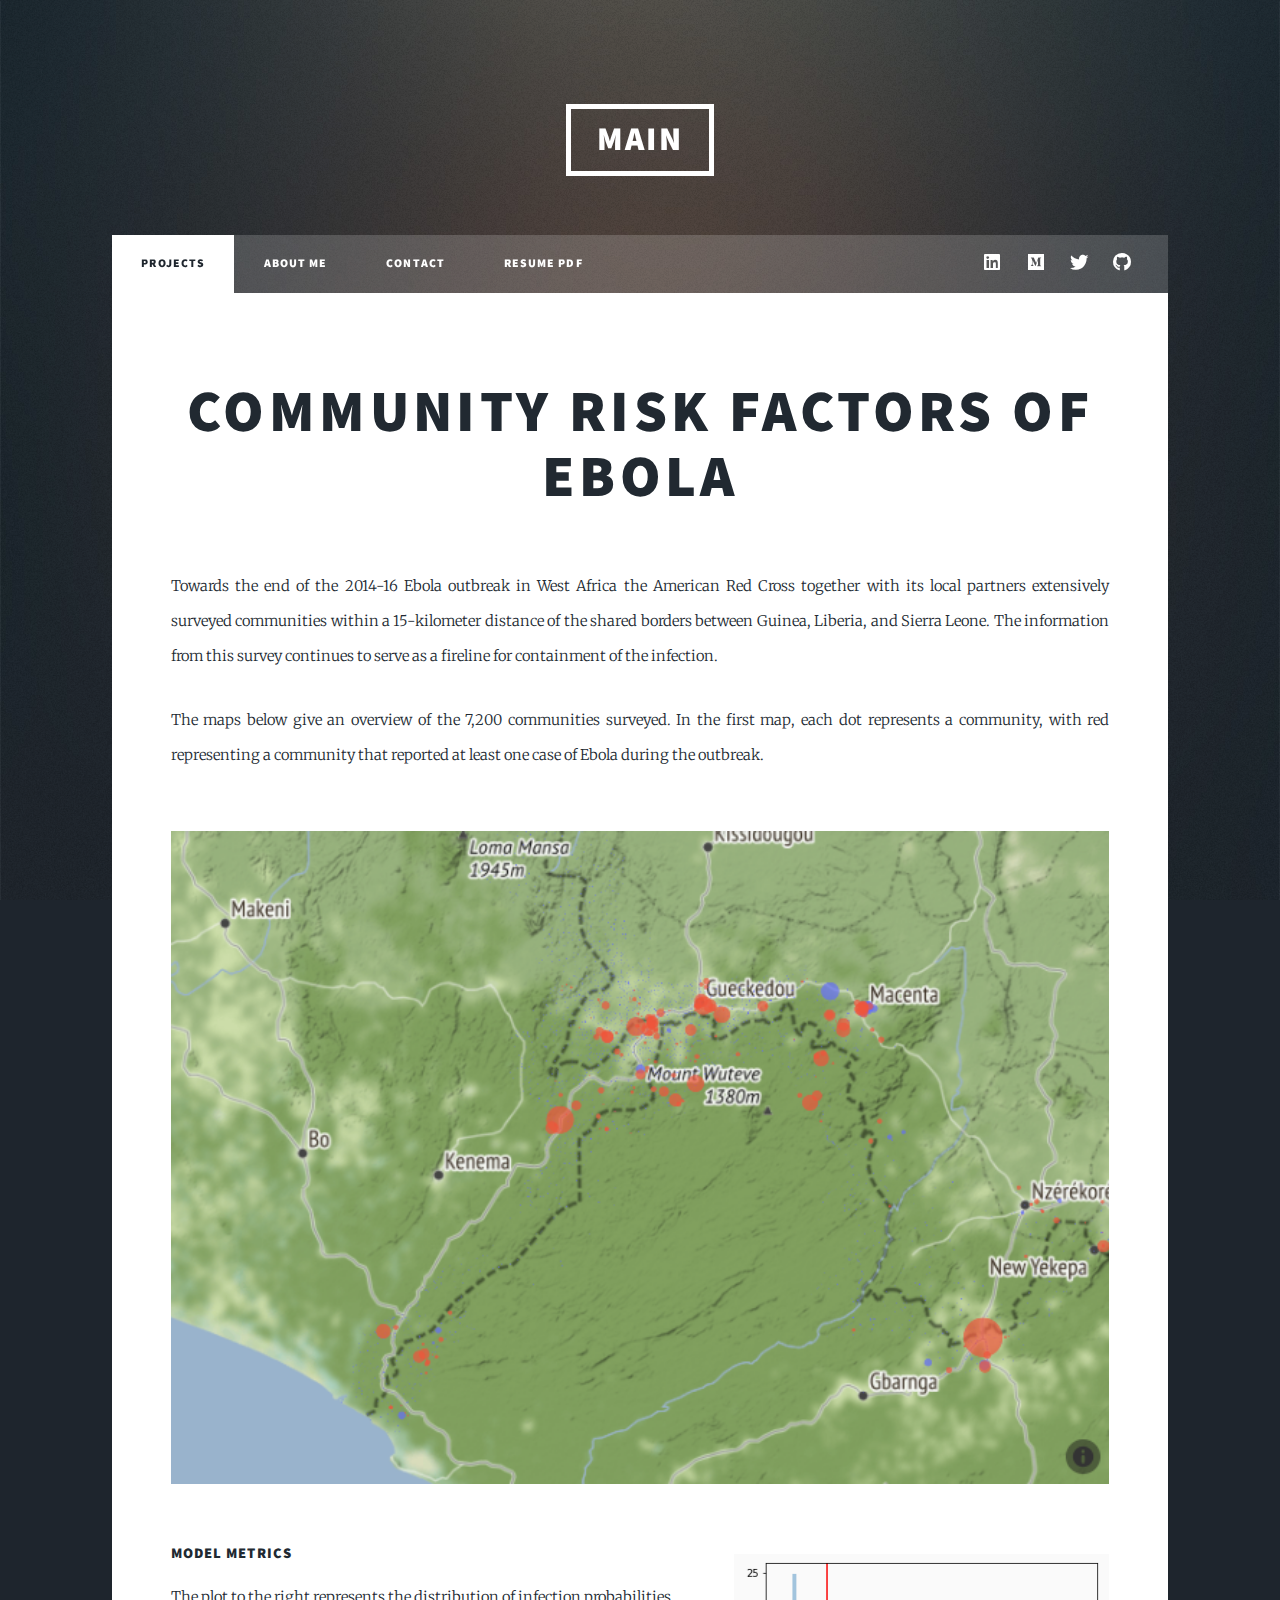
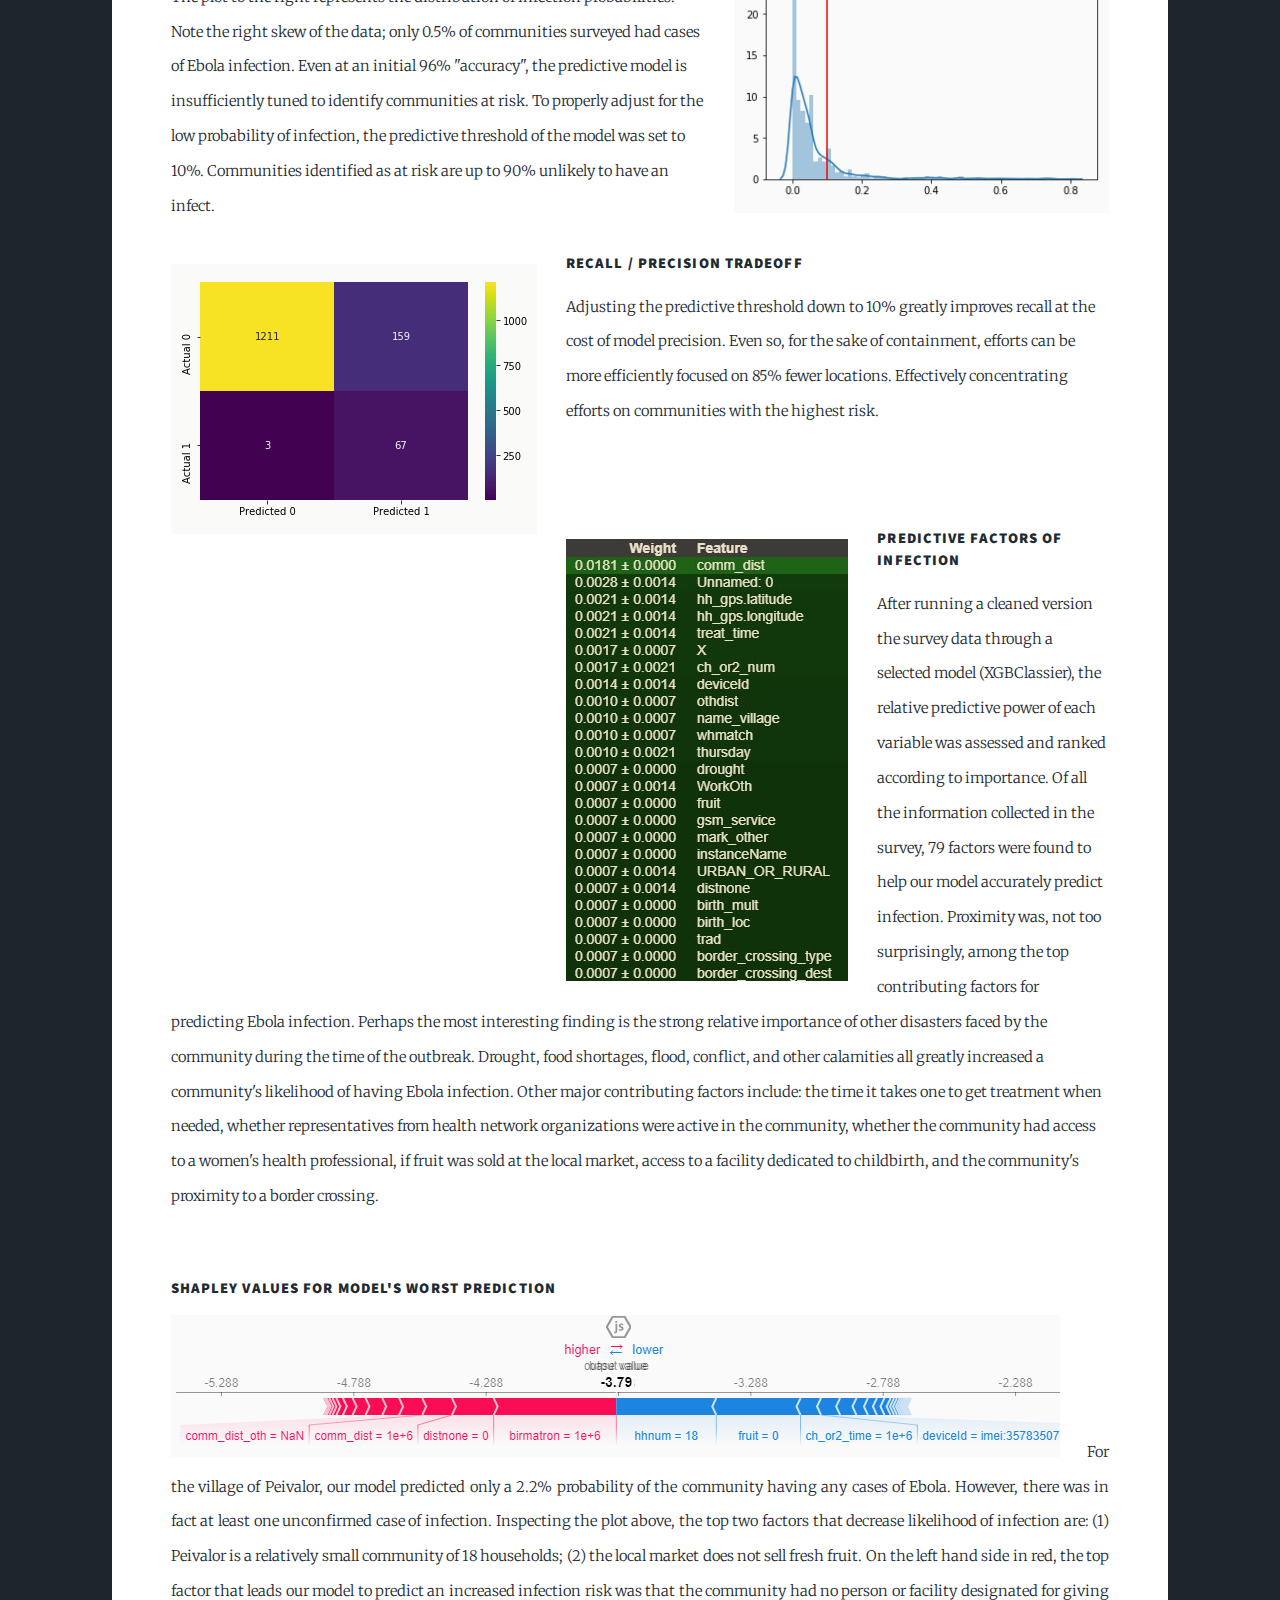
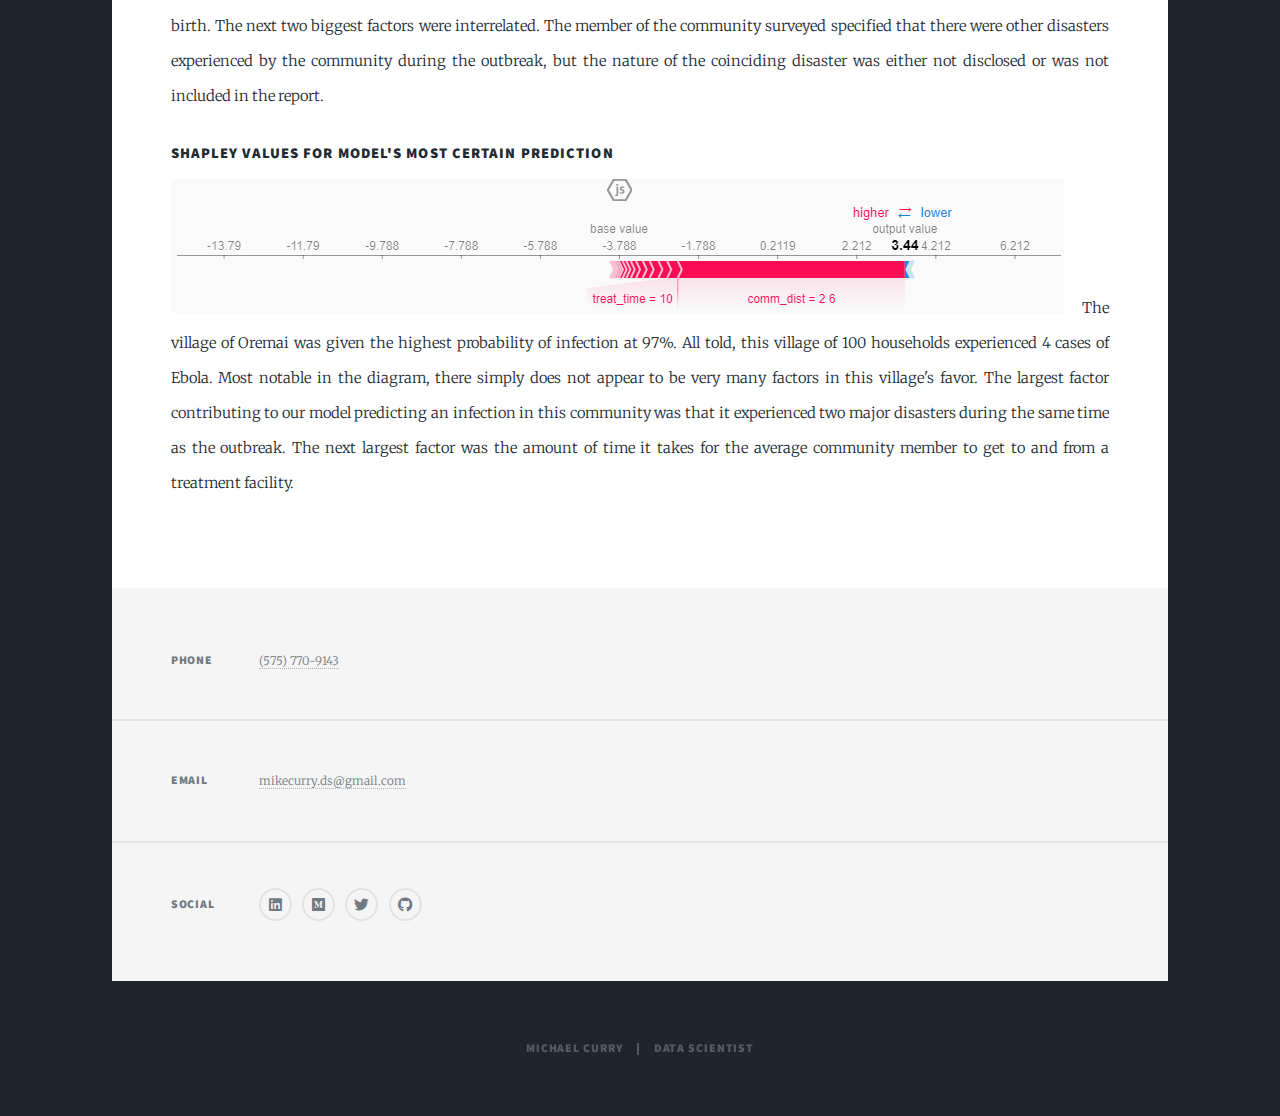
<file: ebola.html>
<!DOCTYPE HTML>
<!--
	Massively by HTML5 UP
	html5up.net | @ajlkn
	Free for personal and commercial use under the CCA 3.0 license (html5up.net/license)
-->
<html>
	<head>
		<title>Ebola Community Risk Factors</title>
		<meta charset="utf-8" />
		<meta name="viewport" content="width=device-width, initial-scale=1, user-scalable=no" />
		<link rel="stylesheet" href="assets/css/main.css" />
		<noscript><link rel="stylesheet" href="assets/css/noscript.css" /></noscript>
	</head>
	<body class="is-preload">

		<!-- Wrapper -->
			<div id="wrapper">

				<!-- Header -->
					<header id="header">
						<a href="index.html" class="logo">Main</a>
					</header>

					<nav id="nav">
						<ul class="links">
							<li class="active"><a href="index.html">Projects</a></li>
							<li><a href="about.html">About Me</a></li>
							<li><a href="contact.html">Contact</a></li>
							<li><a target="_blank" href="curry_resume_3_2020.pdf">Resume PDF</a></li>
						</ul>
						<ul class="icons">
							<li><a href="https://www.linkedin.com/in/michael-curry-7ab92118a/" class="icon brands alt fa-linkedin"><span class="label">LinkedIn</span></a></li>
							<li><a href="https://medium.com/@mdcurry1138" class="icon brands alt fa-medium"><span class="label">Medium</span></a></li>
							<li><a href="https://twitter.com/MikeDCurry" class="icon brands alt fa-twitter"><span class="label">Twitter</span></a></li>
							<li><a href="https://github.com/mikedcurry" class="icon brands alt fa-github"><span class="label">GitHub</span></a></li>
						</ul>
					</nav>

				<!-- Main -->
					<div id="main">

						<!-- Post -->
							<section class="post">
								<header class="major">
                                    <h1>Community Risk Factors of Ebola<br /></h1>
                                    <!-- <p> Generic Overview of the project here</p> -->
                                </header>
                                <p>Towards the end of the 2014-16 Ebola outbreak in West Africa the 
                                    American Red Cross together with its local partners extensively 
                                    surveyed communities within a 15-kilometer distance of the shared 
                                    borders between Guinea, Liberia, and Sierra Leone. The information 
                                    from this survey continues to serve as a fireline for containment 
                                    of the infection.
                                </p>
                                <p>The maps below give an overview of the 7,200 communities surveyed. 
                                    In the first map, each dot represents a community, with red 
                                    representing a community that reported at least one case of Ebola 
                                    during the outbreak.
                                </p>
                                
								<div class="image main"><img src="images/ebola_overview.png" alt="" /></div>
                                <p><span class="image right"><img src="images\distribution10.png" alt="" /></span>
                                    <header>
										<h4>Model Metrics</h4>
									</header>
                                    The plot to the right represents the distribution of infection
                                    probabilities. Note the right skew of the data; only 0.5% 
                                    of communities surveyed had cases of Ebola infection. Even at an initial 
                                    96% "accuracy", the predictive model is insufficiently tuned to identify 
                                    communities at risk. 
                                    To properly adjust for the low probability of infection, the predictive threshold of the model
                                    was set to 10%. Communities identified as at risk are up to 90%
                                    unlikely to have an infect.
                                    </p>

                                <p style="padding: 0 0 0 0"><span class="image left"><img src="images\heatmap10.png" alt="" /></span>
                                    <header>
										<h4>Recall / Precision Tradeoff</h4>
									</header>
                                    Adjusting the predictive threshold down to 10%
                                    greatly improves recall at the cost of model precision. 
                                    
                                    Even so, for the sake of containment, efforts can be more efficiently focused on 
                                    85% fewer locations. Effectively concentrating efforts on communities with the highest 
                                    risk.
                                    

                                </p>
                                <br></br>
                                <span class="image left"><img src="images\permutation_importance.jpg" alt="" /></span>
                                    <header>
										<h4>Predictive Factors of Infection</h4>
									</header>
                                    After running a cleaned version the survey data through a selected model 
                                    (XGBClassier), the relative predictive power of each variable was assessed and 
                                    ranked according to importance. Of all the information collected in the survey,
                                    79 factors were found to help our model accurately predict infection. 

                                    Proximity was, not too surprisingly, among the top contributing factors for 
                                    predicting Ebola infection. 

                                    Perhaps the most interesting finding is the strong relative importance of other 
                                    disasters faced by the community during the time of the outbreak. Drought, food shortages,
                                    flood, conflict, and other calamities all greatly increased a community's likelihood of
                                    having Ebola infection. 

                                    Other major contributing factors include: the time it takes one to get treatment when needed, 
                                    whether representatives from health
                                    network organizations were active in the community, whether the community had access 
                                    to a women's health professional, if fruit was sold at the local market, access to 
                                    a facility dedicated to childbirth, and the community's proximity to a border crossing. 

                                </p>
                                <br>
                                <header>
                                    <h4>Shapley Values for Model's Worst Prediction</h4>
                                </header>
                                <p><span class="image"><img src="images\shapley_low.png" alt="" /></span>
                                    For the village of Peivalor, our model predicted only a 2.2%
                                    probability of the community having any cases of Ebola. However, there was
                                    in fact at least one unconfirmed case of infection. 
                                    
                                    Inspecting the plot above, the top two factors that decrease likelihood of infection are: (1) Peivalor is a 
                                    relatively small community of 18 households; (2) the local market does not sell
                                    fresh fruit. 
                        
                                    On the left hand side in red, the top factor that leads our model to predict an increased 
                                    infection risk was that the community had no person or facility designated for giving birth. 
                                    The next two biggest factors were interrelated. The member of the community surveyed specified that 
                                    there were other disasters experienced by the community during the outbreak, but the nature of the 
                                    coinciding disaster was either not disclosed or was not included in the report.                         
                                </p>

                                <header>
                                    <h4>Shapley Values for Model's Most Certain Prediction</h4>
                                </header>
                                <p><span class="image"><img src="images\shapley_high.png" alt="" /></span>
                                    The village of Oremai was given the highest probability of infection at 97%. All 
                                    told, this village of 100 households experienced 4 cases of Ebola. 
                        
                                    Most notable in the diagram, there simply does not appear to be very many 
                                    factors in this village's favor. The largest factor contributing to our model
                                    predicting an infection in this community was that it experienced two major 
                                    disasters during the same time as the outbreak. The next largest factor was
                                    the amount of time it takes for the average community member to get to and
                                    from a treatment facility.                          
                                </p>

							</section>

					</div>

				<!-- Footer -->
					<footer id="footer">
						<!-- <section class="split contact"> -->
							<section class="split contact">
								<section>
									<h3>Phone</h3>
									<p><a href="tel:+15757709143">(575) 770-9143</a></p>
								</section>
								<section>
									<h3>Email</h3>
									<p><a href="#">mikecurry.ds@gmail.com</a></p>
								</section>
								<section>
									<h3>Social</h3>
									<ul class="icons alt">
										<li><a href="https://www.linkedin.com/in/michael-curry-7ab92118a/" class="icon brands alt fa-linkedin"><span class="label">LinkedIn</span></a></li>
										<li><a href="https://medium.com/@mdcurry1138" class="icon brands alt fa-medium"><span class="label">Medium</span></a></li>
										<li><a href="https://twitter.com/MikeDCurry" class="icon brands alt fa-twitter"><span class="label">Twitter</span></a></li>
										<li><a href="https://github.com/mikedcurry" class="icon brands alt fa-github"><span class="label">GitHub</span></a></li>
									</ul>
								</section>
							<!-- </section> -->
						</section>
					</footer>

				<!-- Copyright -->
					<div id="copyright">
						<ul><li>Michael Curry</li><li>Data Scientist</li></ul>
					</div>

			</div>

		<!-- Scripts -->
			<script src="assets/js/jquery.min.js"></script>
			<script src="assets/js/jquery.scrollex.min.js"></script>
			<script src="assets/js/jquery.scrolly.min.js"></script>
			<script src="assets/js/browser.min.js"></script>
			<script src="assets/js/breakpoints.min.js"></script>
			<script src="assets/js/util.js"></script>
			<script src="assets/js/main.js"></script>

	</body>
</html>
</file>
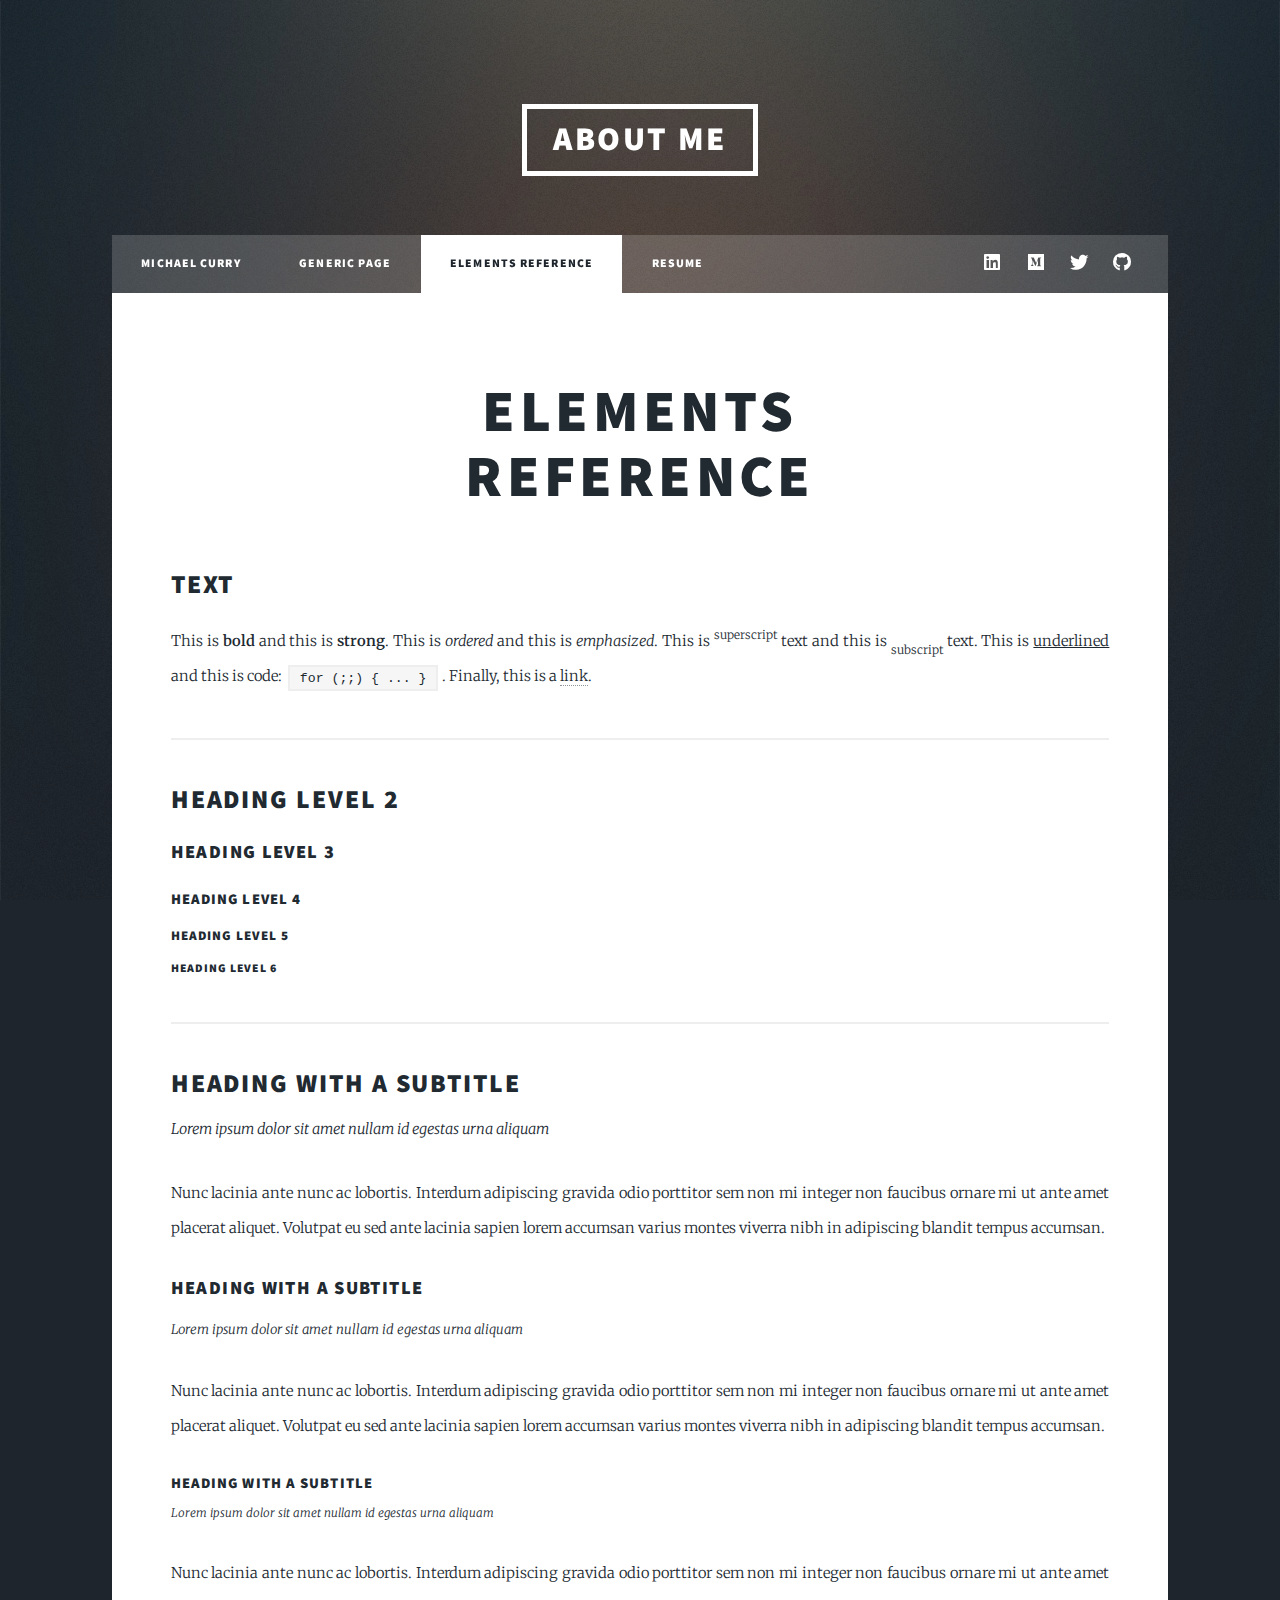
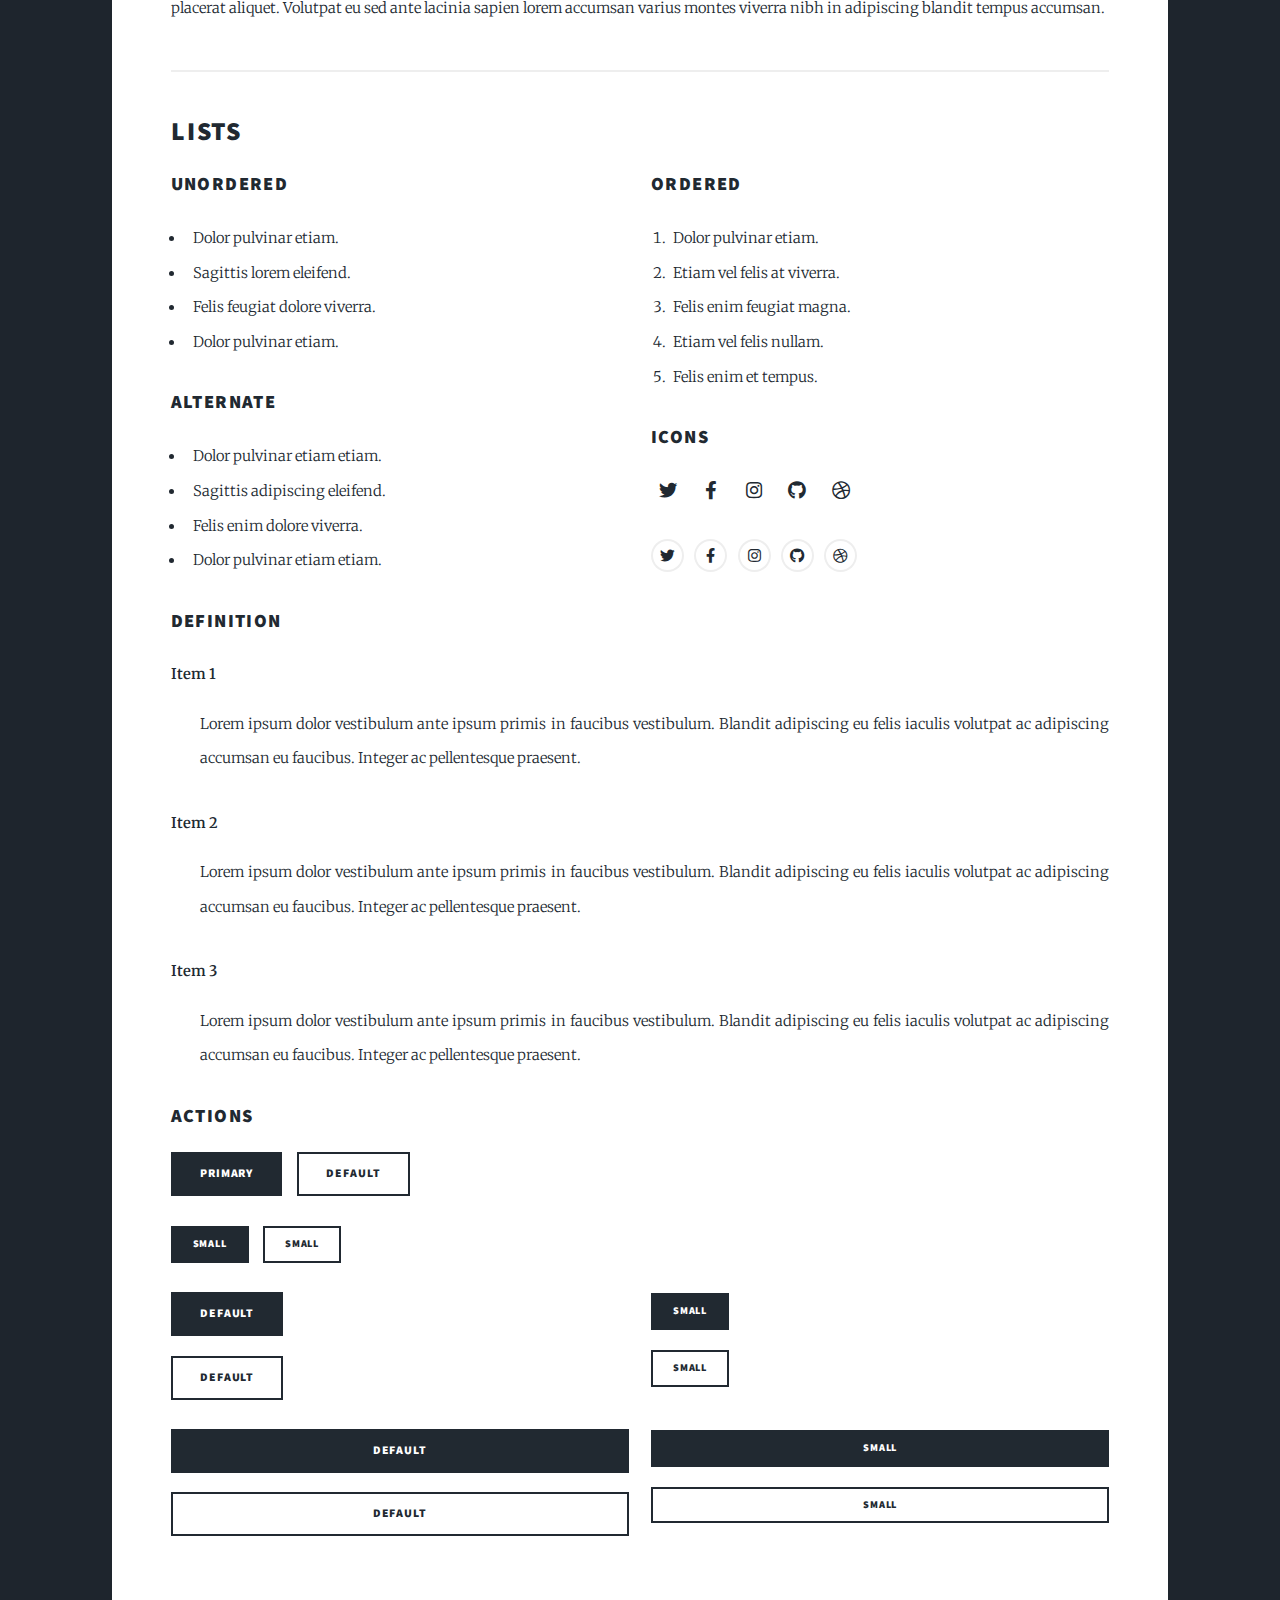
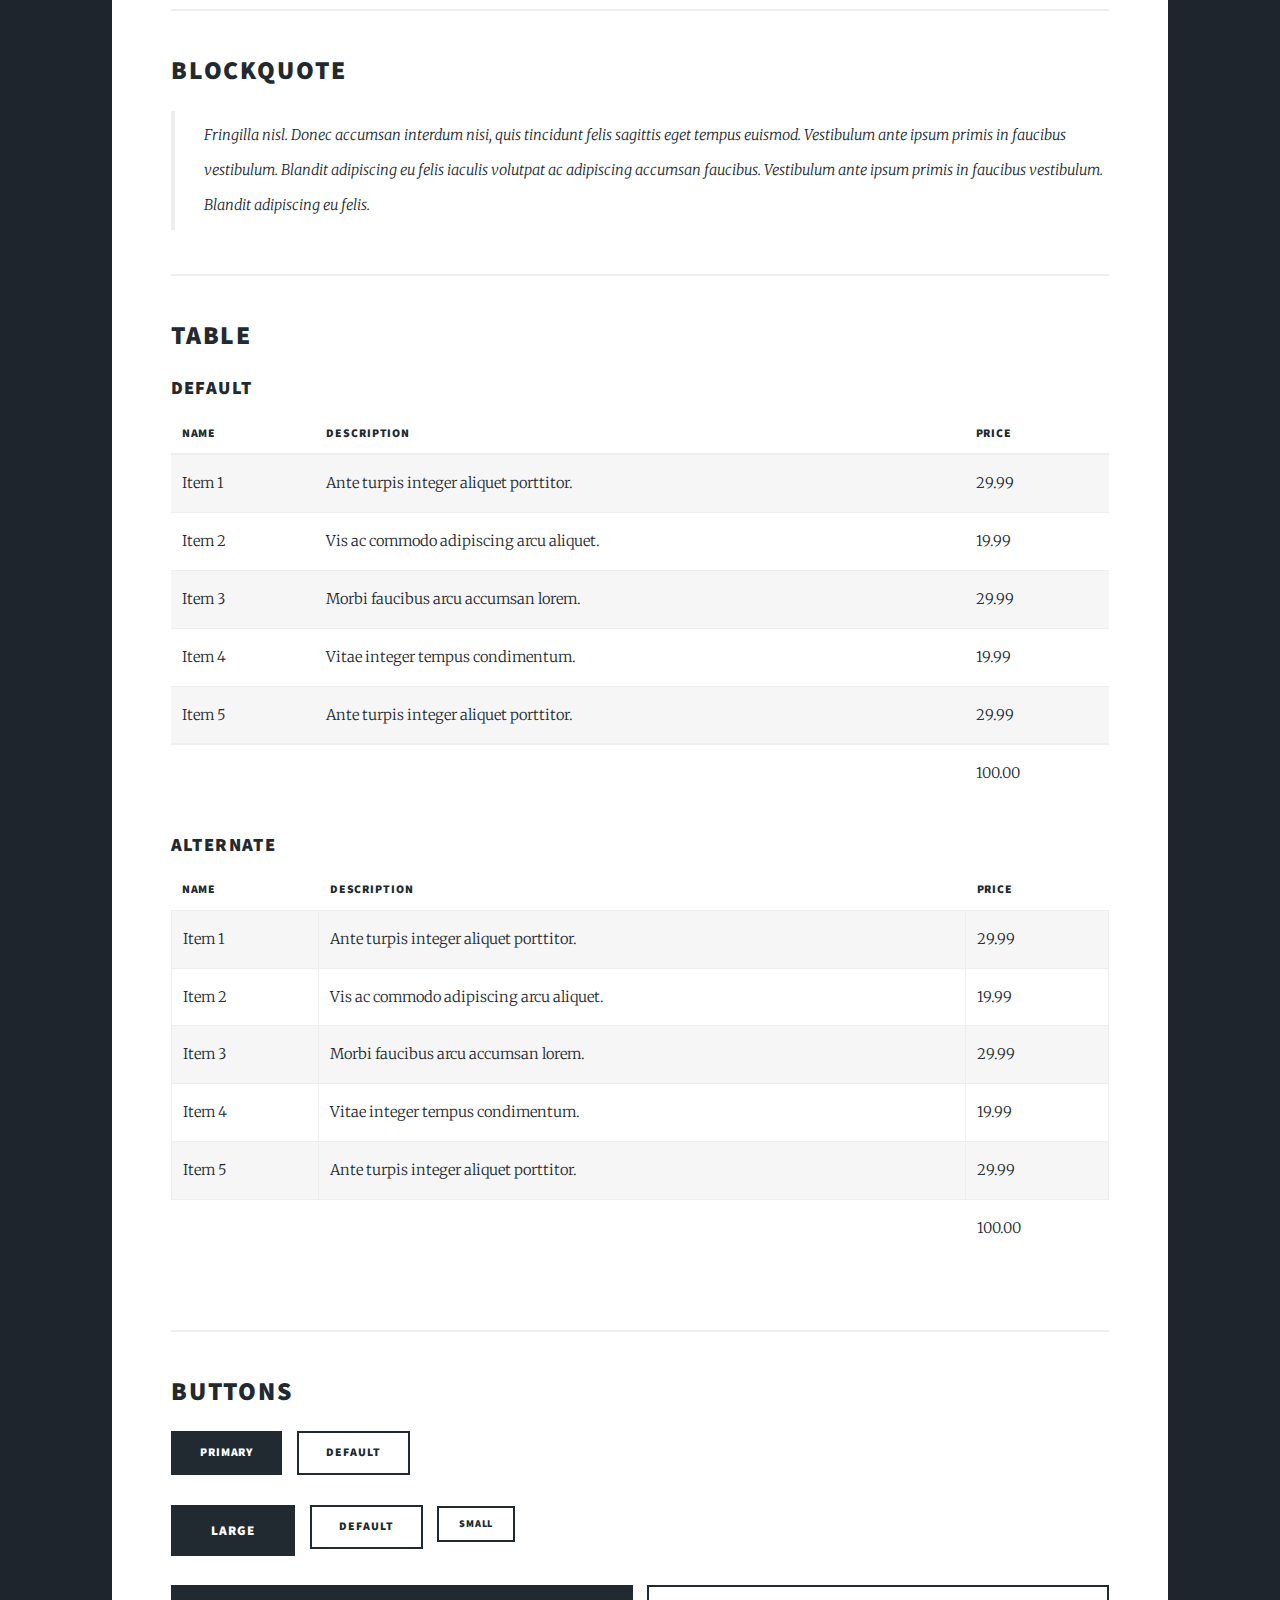
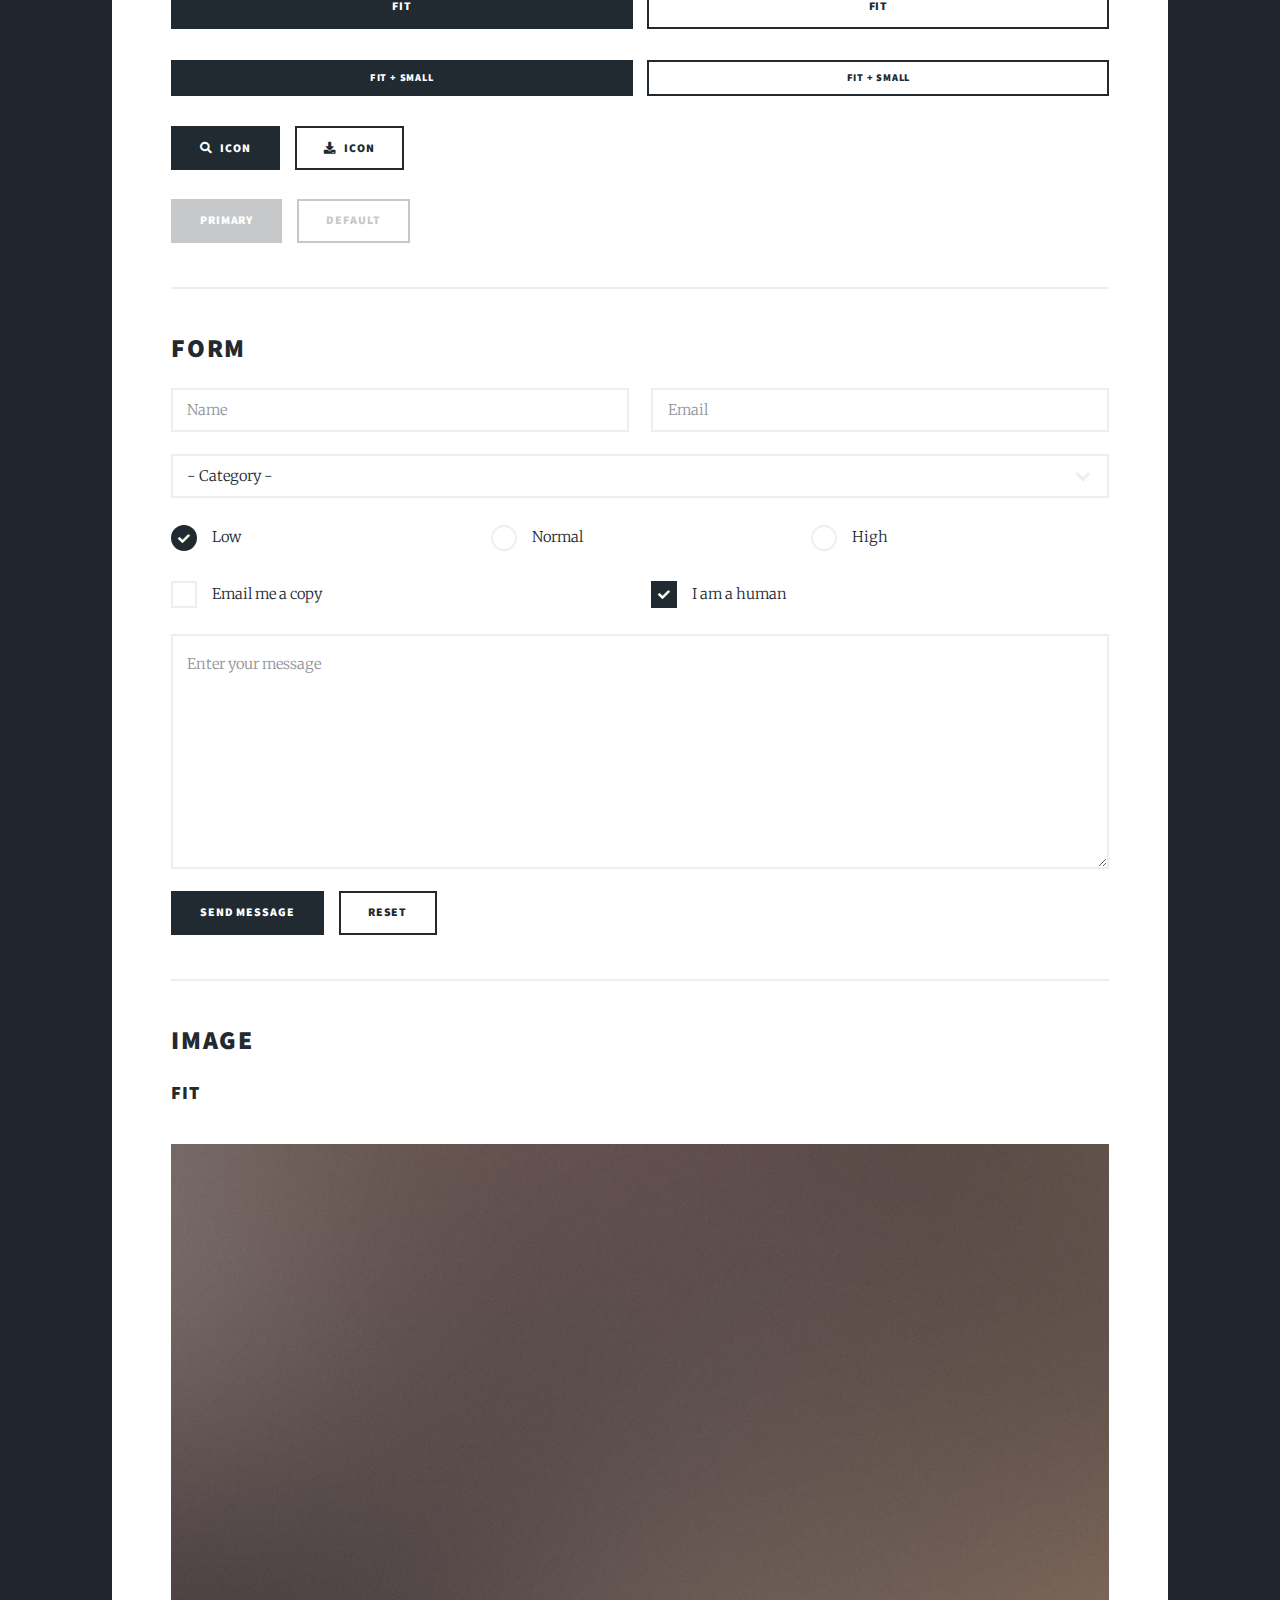
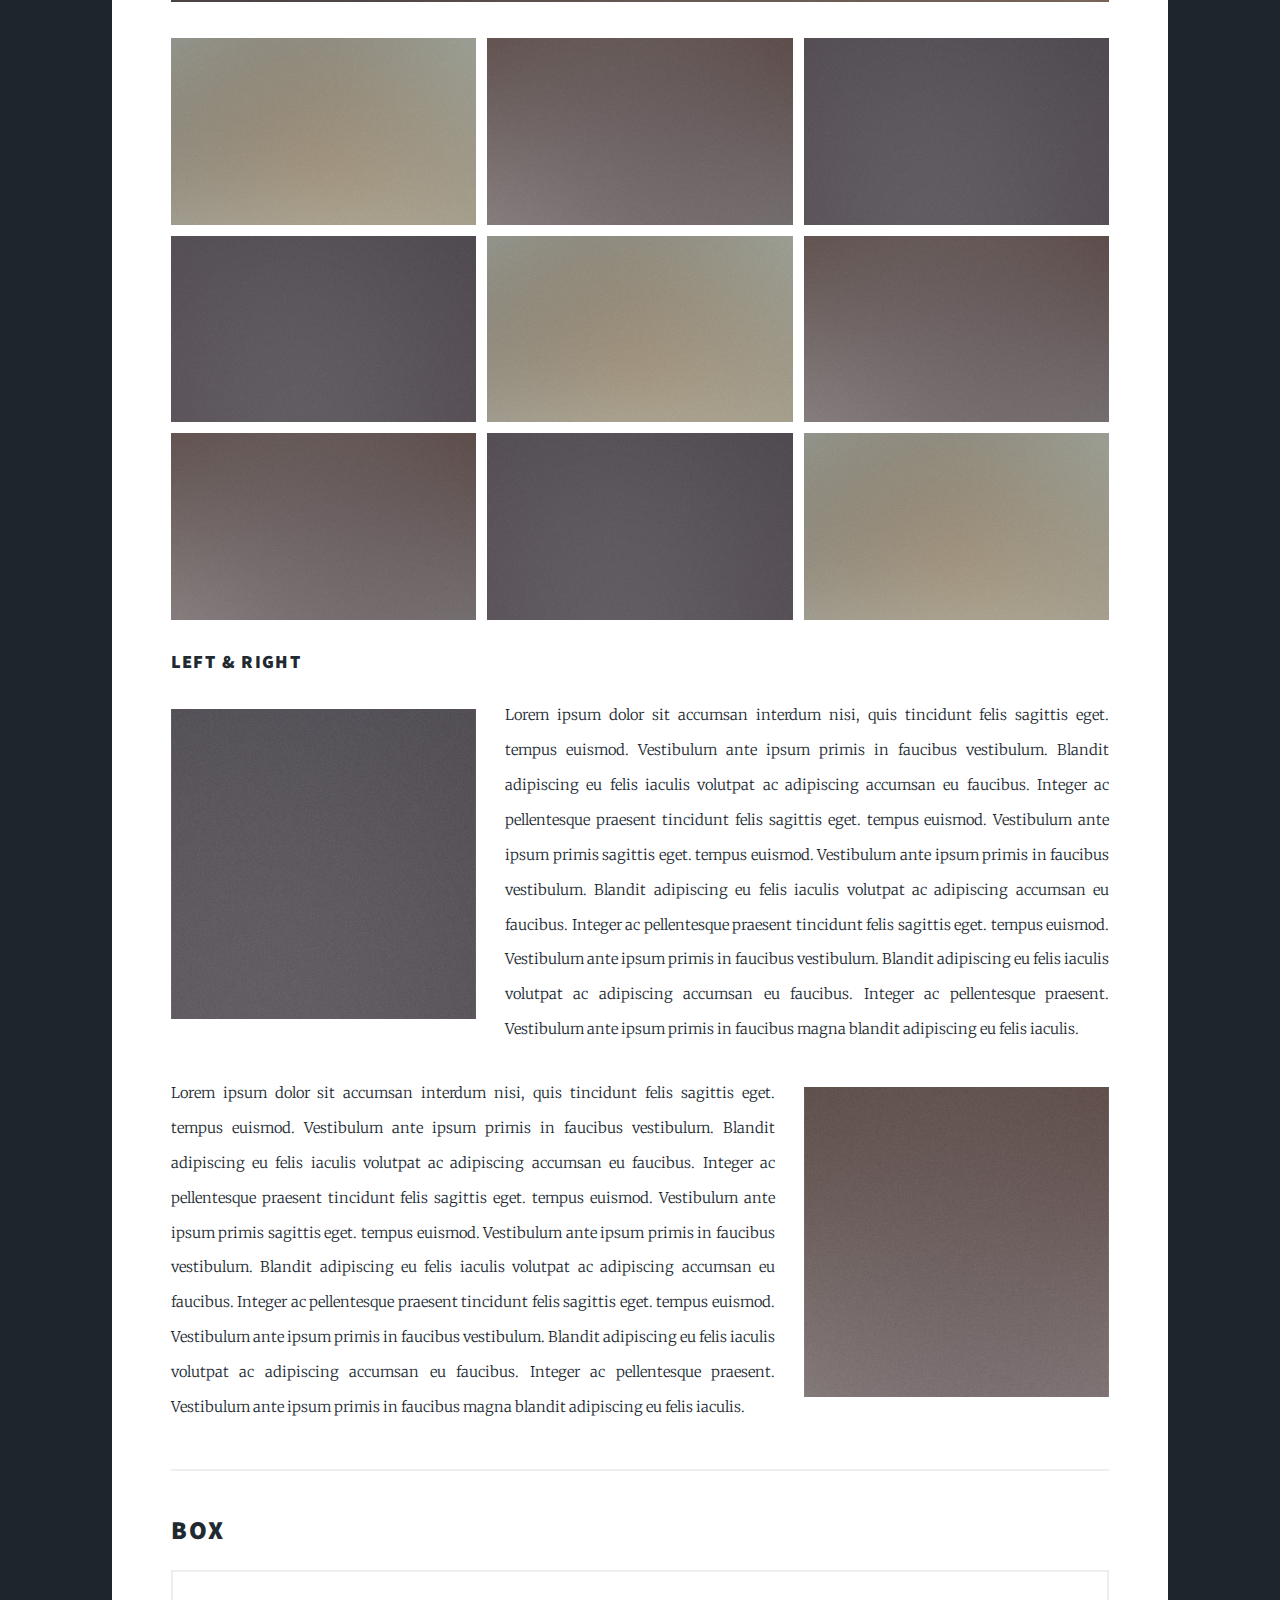
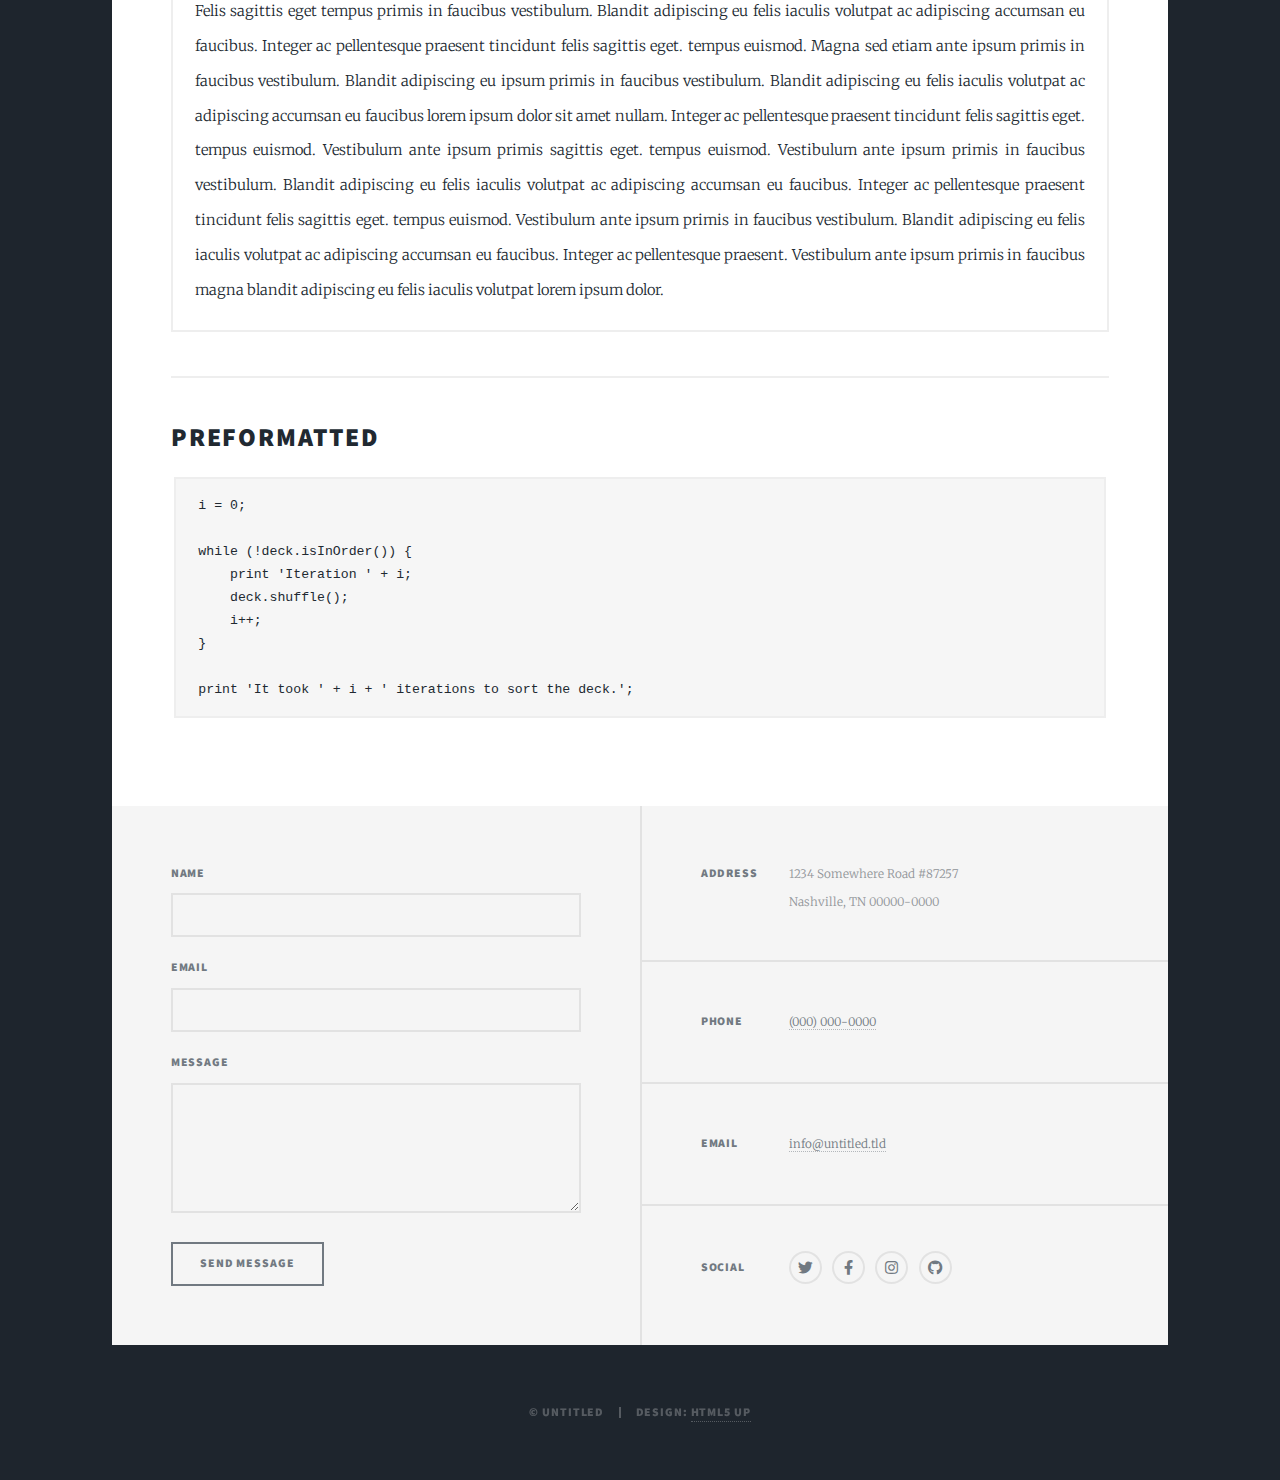
<file: elements.html>
<!DOCTYPE HTML>
<!--
	Massively by HTML5 UP
	html5up.net | @ajlkn
	Free for personal and commercial use under the CCA 3.0 license (html5up.net/license)
-->
<html>
	<head>
		<title>Elements Reference - Massively by HTML5 UP</title>
		<meta charset="utf-8" />
		<meta name="viewport" content="width=device-width, initial-scale=1, user-scalable=no" />
		<link rel="stylesheet" href="assets/css/main.css" />
		<noscript><link rel="stylesheet" href="assets/css/noscript.css" /></noscript>
	</head>
	<body class="is-preload">

		<!-- Wrapper -->
			<div id="wrapper">

				<!-- Header -->
					<header id="header">
						<a href="index.html" class="logo">About Me</a>
					</header>

				<!-- Nav -->
					<nav id="nav">
						<ul class="links">
							<li><a href="index.html">Michael Curry</a></li>
							<li><a href="about.html">Generic Page</a></li>
							<li class="active"><a href="elements.html">Elements Reference</a></li>
							<li><a href="Resume Curry 2018.pdf" target="_blank">Resume</a></li>
						</ul>
						<ul class="icons">
								<li><a href="https://www.linkedin.com/in/michael-curry-7ab92118a/" class="icon brands alt fa-linkedin"><span class="label">LinkedIn</span></a></li>
								<li><a href="https://medium.com/@mdcurry1138" class="icon brands alt fa-medium"><span class="label">Medium</span></a></li>
								<li><a href="https://twitter.com/MikeDCurry" class="icon brands alt fa-twitter"><span class="label">Twitter</span></a></li>
								<li><a href="https://github.com/mikedcurry" class="icon brands alt fa-github"><span class="label">GitHub</span></a></li>
						</ul>
					</nav>

				<!-- Main -->
					<div id="main">

						<!-- Post -->
							<section class="post">
								<header class="major">
									<h1>Elements<br />
									Reference</h1>
								</header>

								<!-- Text stuff -->
									<h2>Text</h2>
									<p>This is <b>bold</b> and this is <strong>strong</strong>. This is <i>ordered</i> and this is <em>emphasized</em>.
									This is <sup>superscript</sup> text and this is <sub>subscript</sub> text.
									This is <u>underlined</u> and this is code: <code>for (;;) { ... }</code>.
									Finally, this is a <a href="#">link</a>.</p>
									<hr />
									<h2>Heading Level 2</h2>
									<h3>Heading Level 3</h3>
									<h4>Heading Level 4</h4>
									<h5>Heading Level 5</h5>
									<h6>Heading Level 6</h6>
									<hr />
									<header>
										<h2>Heading with a Subtitle</h2>
										<p>Lorem ipsum dolor sit amet nullam id egestas urna aliquam</p>
									</header>
									<p>Nunc lacinia ante nunc ac lobortis. Interdum adipiscing gravida odio porttitor sem non mi integer non faucibus ornare mi ut ante amet placerat aliquet. Volutpat eu sed ante lacinia sapien lorem accumsan varius montes viverra nibh in adipiscing blandit tempus accumsan.</p>
									<header>
										<h3>Heading with a Subtitle</h3>
										<p>Lorem ipsum dolor sit amet nullam id egestas urna aliquam</p>
									</header>
									<p>Nunc lacinia ante nunc ac lobortis. Interdum adipiscing gravida odio porttitor sem non mi integer non faucibus ornare mi ut ante amet placerat aliquet. Volutpat eu sed ante lacinia sapien lorem accumsan varius montes viverra nibh in adipiscing blandit tempus accumsan.</p>
									<header>
										<h4>Heading with a Subtitle</h4>
										<p>Lorem ipsum dolor sit amet nullam id egestas urna aliquam</p>
									</header>
									<p>Nunc lacinia ante nunc ac lobortis. Interdum adipiscing gravida odio porttitor sem non mi integer non faucibus ornare mi ut ante amet placerat aliquet. Volutpat eu sed ante lacinia sapien lorem accumsan varius montes viverra nibh in adipiscing blandit tempus accumsan.</p>

									<hr />

								<!-- Lists -->
									<h2>Lists</h2>
									<div class="row">
										<div class="col-6 col-12-small">

											<h3>Unordered</h3>
											<ul>
												<li>Dolor pulvinar etiam.</li>
												<li>Sagittis lorem eleifend.</li>
												<li>Felis feugiat dolore viverra.</li>
												<li>Dolor pulvinar etiam.</li>
											</ul>

											<h3>Alternate</h3>
											<ul class="alt">
												<li>Dolor pulvinar etiam etiam.</li>
												<li>Sagittis adipiscing eleifend.</li>
												<li>Felis enim dolore viverra.</li>
												<li>Dolor pulvinar etiam etiam.</li>
											</ul>

										</div>
										<div class="col-6 col-12-small">

											<h3>Ordered</h3>
											<ol>
												<li>Dolor pulvinar etiam.</li>
												<li>Etiam vel felis at viverra.</li>
												<li>Felis enim feugiat magna.</li>
												<li>Etiam vel felis nullam.</li>
												<li>Felis enim et tempus.</li>
											</ol>

											<h3>Icons</h3>
											<ul class="icons">
												<li><a href="#" class="icon brands fa-twitter"><span class="label">Twitter</span></a></li>
												<li><a href="#" class="icon brands fa-facebook-f"><span class="label">Facebook</span></a></li>
												<li><a href="#" class="icon brands fa-instagram"><span class="label">Instagram</span></a></li>
												<li><a href="#" class="icon brands fa-github"><span class="label">Github</span></a></li>
												<li><a href="#" class="icon brands fa-dribbble"><span class="label">Dribbble</span></a></li>
											</ul>
											<ul class="icons alt">
												<li><a href="#" class="icon brands alt fa-twitter"><span class="label">Twitter</span></a></li>
												<li><a href="#" class="icon brands alt fa-facebook-f"><span class="label">Facebook</span></a></li>
												<li><a href="#" class="icon brands alt fa-instagram"><span class="label">Instagram</span></a></li>
												<li><a href="#" class="icon brands alt fa-github"><span class="label">Github</span></a></li>
												<li><a href="#" class="icon brands alt fa-dribbble"><span class="label">Dribbble</span></a></li>
											</ul>

										</div>
									</div>
									<h3>Definition</h3>
									<dl>
										<dt>Item 1</dt>
										<dd>
											<p>Lorem ipsum dolor vestibulum ante ipsum primis in faucibus vestibulum. Blandit adipiscing eu felis iaculis volutpat ac adipiscing accumsan eu faucibus. Integer ac pellentesque praesent.</p>
										</dd>
										<dt>Item 2</dt>
										<dd>
											<p>Lorem ipsum dolor vestibulum ante ipsum primis in faucibus vestibulum. Blandit adipiscing eu felis iaculis volutpat ac adipiscing accumsan eu faucibus. Integer ac pellentesque praesent.</p>
										</dd>
										<dt>Item 3</dt>
										<dd>
											<p>Lorem ipsum dolor vestibulum ante ipsum primis in faucibus vestibulum. Blandit adipiscing eu felis iaculis volutpat ac adipiscing accumsan eu faucibus. Integer ac pellentesque praesent.</p>
										</dd>
									</dl>

									<h3>Actions</h3>
									<ul class="actions">
										<li><a href="#" class="button primary">Primary</a></li>
										<li><a href="#" class="button">Default</a></li>
									</ul>
									<ul class="actions small">
										<li><a href="#" class="button primary small">Small</a></li>
										<li><a href="#" class="button small">Small</a></li>
									</ul>
									<div class="row">
										<div class="col-6 col-12-small">
											<ul class="actions stacked">
												<li><a href="#" class="button primary">Default</a></li>
												<li><a href="#" class="button">Default</a></li>
											</ul>
										</div>
										<div class="col-6 col-12-small">
											<ul class="actions stacked">
												<li><a href="#" class="button primary small">Small</a></li>
												<li><a href="#" class="button small">Small</a></li>
											</ul>
										</div>
									</div>
									<div class="row">
										<div class="col-6 col-12-small">
											<ul class="actions stacked">
												<li><a href="#" class="button primary fit">Default</a></li>
												<li><a href="#" class="button fit">Default</a></li>
											</ul>
										</div>
										<div class="col-6 col-12-small">
											<ul class="actions stacked">
												<li><a href="#" class="button primary small fit">Small</a></li>
												<li><a href="#" class="button small fit">Small</a></li>
											</ul>
										</div>
									</div>

									<hr />

								<!-- Blockquote -->
									<h2>Blockquote</h2>
									<blockquote>Fringilla nisl. Donec accumsan interdum nisi, quis tincidunt felis sagittis eget tempus euismod. Vestibulum ante ipsum primis in faucibus vestibulum. Blandit adipiscing eu felis iaculis volutpat ac adipiscing accumsan faucibus. Vestibulum ante ipsum primis in faucibus vestibulum. Blandit adipiscing eu felis.</blockquote>

									<hr />

								<!-- Table -->
									<h2>Table</h2>

									<h3>Default</h3>
									<div class="table-wrapper">
										<table>
											<thead>
												<tr>
													<th>Name</th>
													<th>Description</th>
													<th>Price</th>
												</tr>
											</thead>
											<tbody>
												<tr>
													<td>Item 1</td>
													<td>Ante turpis integer aliquet porttitor.</td>
													<td>29.99</td>
												</tr>
												<tr>
													<td>Item 2</td>
													<td>Vis ac commodo adipiscing arcu aliquet.</td>
													<td>19.99</td>
												</tr>
												<tr>
													<td>Item 3</td>
													<td> Morbi faucibus arcu accumsan lorem.</td>
													<td>29.99</td>
												</tr>
												<tr>
													<td>Item 4</td>
													<td>Vitae integer tempus condimentum.</td>
													<td>19.99</td>
												</tr>
												<tr>
													<td>Item 5</td>
													<td>Ante turpis integer aliquet porttitor.</td>
													<td>29.99</td>
												</tr>
											</tbody>
											<tfoot>
												<tr>
													<td colspan="2"></td>
													<td>100.00</td>
												</tr>
											</tfoot>
										</table>
									</div>

									<h3>Alternate</h3>
									<div class="table-wrapper">
										<table class="alt">
											<thead>
												<tr>
													<th>Name</th>
													<th>Description</th>
													<th>Price</th>
												</tr>
											</thead>
											<tbody>
												<tr>
													<td>Item 1</td>
													<td>Ante turpis integer aliquet porttitor.</td>
													<td>29.99</td>
												</tr>
												<tr>
													<td>Item 2</td>
													<td>Vis ac commodo adipiscing arcu aliquet.</td>
													<td>19.99</td>
												</tr>
												<tr>
													<td>Item 3</td>
													<td> Morbi faucibus arcu accumsan lorem.</td>
													<td>29.99</td>
												</tr>
												<tr>
													<td>Item 4</td>
													<td>Vitae integer tempus condimentum.</td>
													<td>19.99</td>
												</tr>
												<tr>
													<td>Item 5</td>
													<td>Ante turpis integer aliquet porttitor.</td>
													<td>29.99</td>
												</tr>
											</tbody>
											<tfoot>
												<tr>
													<td colspan="2"></td>
													<td>100.00</td>
												</tr>
											</tfoot>
										</table>
									</div>

									<hr />

								<!-- Buttons -->
									<h2>Buttons</h2>
									<ul class="actions">
										<li><a href="#" class="button primary">Primary</a></li>
										<li><a href="#" class="button">Default</a></li>
									</ul>
									<ul class="actions">
										<li><a href="#" class="button primary large">Large</a></li>
										<li><a href="#" class="button">Default</a></li>
										<li><a href="#" class="button small">Small</a></li>
		 							</ul>
									<ul class="actions fit">
										<li><a href="#" class="button primary fit">Fit</a></li>
										<li><a href="#" class="button fit">Fit</a></li>
									</ul>
									<ul class="actions fit small">
										<li><a href="#" class="button primary fit small">Fit + Small</a></li>
										<li><a href="#" class="button fit small">Fit + Small</a></li>
									</ul>
									<ul class="actions">
										<li><a href="#" class="button primary icon solid fa-search">Icon</a></li>
										<li><a href="#" class="button icon solid fa-download">Icon</a></li>
									</ul>
									<ul class="actions">
										<li><span class="button primary disabled">Primary</span></li>
										<li><span class="button disabled">Default</span></li>
									</ul>

									<hr />

								<!-- Form -->
									<h2>Form</h2>

									<form method="post" action="#">
										<div class="row gtr-uniform">
											<div class="col-6 col-12-xsmall">
												<input type="text" name="demo-name" id="demo-name" value="" placeholder="Name" />
											</div>
											<div class="col-6 col-12-xsmall">
												<input type="email" name="demo-email" id="demo-email" value="" placeholder="Email" />
											</div>
											<!-- Break -->
											<div class="col-12">
												<select name="demo-category" id="demo-category">
													<option value="">- Category -</option>
													<option value="1">Manufacturing</option>
													<option value="1">Shipping</option>
													<option value="1">Administration</option>
													<option value="1">Human Resources</option>
												</select>
											</div>
											<!-- Break -->
											<div class="col-4 col-12-small">
												<input type="radio" id="demo-priority-low" name="demo-priority" checked>
												<label for="demo-priority-low">Low</label>
											</div>
											<div class="col-4 col-12-small">
												<input type="radio" id="demo-priority-normal" name="demo-priority">
												<label for="demo-priority-normal">Normal</label>
											</div>
											<div class="col-4 col-12-small">
												<input type="radio" id="demo-priority-high" name="demo-priority">
												<label for="demo-priority-high">High</label>
											</div>
											<!-- Break -->
											<div class="col-6 col-12-small">
												<input type="checkbox" id="demo-copy" name="demo-copy">
												<label for="demo-copy">Email me a copy</label>
											</div>
											<div class="col-6 col-12-small">
												<input type="checkbox" id="demo-human" name="demo-human" checked>
												<label for="demo-human">I am a human</label>
											</div>
											<!-- Break -->
											<div class="col-12">
												<textarea name="demo-message" id="demo-message" placeholder="Enter your message" rows="6"></textarea>
											</div>
											<!-- Break -->
											<div class="col-12">
												<ul class="actions">
													<li><input type="submit" value="Send Message" class="primary" /></li>
													<li><input type="reset" value="Reset" /></li>
												</ul>
											</div>
										</div>
									</form>

									<hr />

								<!-- Image -->
									<h2>Image</h2>

									<h3>Fit</h3>
									<span class="image fit"><img src="images/pic01.jpg" alt="" /></span>
									<div class="box alt">
										<div class="row gtr-50 gtr-uniform">
											<div class="col-4"><span class="image fit"><img src="images/pic02.jpg" alt="" /></span></div>
											<div class="col-4"><span class="image fit"><img src="images/pic03.jpg" alt="" /></span></div>
											<div class="col-4"><span class="image fit"><img src="images/pic04.jpg" alt="" /></span></div>
											<!-- Break -->
											<div class="col-4"><span class="image fit"><img src="images/pic04.jpg" alt="" /></span></div>
											<div class="col-4"><span class="image fit"><img src="images/pic02.jpg" alt="" /></span></div>
											<div class="col-4"><span class="image fit"><img src="images/pic03.jpg" alt="" /></span></div>
											<!-- Break -->
											<div class="col-4"><span class="image fit"><img src="images/pic03.jpg" alt="" /></span></div>
											<div class="col-4"><span class="image fit"><img src="images/pic04.jpg" alt="" /></span></div>
											<div class="col-4"><span class="image fit"><img src="images/pic02.jpg" alt="" /></span></div>
										</div>
									</div>

									<h3>Left &amp; Right</h3>
									<p><span class="image left"><img src="images/pic08.jpg" alt="" /></span>Lorem ipsum dolor sit accumsan interdum nisi, quis tincidunt felis sagittis eget. tempus euismod. Vestibulum ante ipsum primis in faucibus vestibulum. Blandit adipiscing eu felis iaculis volutpat ac adipiscing accumsan eu faucibus. Integer ac pellentesque praesent tincidunt felis sagittis eget. tempus euismod. Vestibulum ante ipsum primis sagittis eget. tempus euismod. Vestibulum ante ipsum primis in faucibus vestibulum. Blandit adipiscing eu felis iaculis volutpat ac adipiscing accumsan eu faucibus. Integer ac pellentesque praesent tincidunt felis sagittis eget. tempus euismod. Vestibulum ante ipsum primis in faucibus vestibulum. Blandit adipiscing eu felis iaculis volutpat ac adipiscing accumsan eu faucibus. Integer ac pellentesque praesent. Vestibulum ante ipsum primis in faucibus magna blandit adipiscing eu felis iaculis.</p>
									<p><span class="image right"><img src="images/pic09.jpg" alt="" /></span>Lorem ipsum dolor sit accumsan interdum nisi, quis tincidunt felis sagittis eget. tempus euismod. Vestibulum ante ipsum primis in faucibus vestibulum. Blandit adipiscing eu felis iaculis volutpat ac adipiscing accumsan eu faucibus. Integer ac pellentesque praesent tincidunt felis sagittis eget. tempus euismod. Vestibulum ante ipsum primis sagittis eget. tempus euismod. Vestibulum ante ipsum primis in faucibus vestibulum. Blandit adipiscing eu felis iaculis volutpat ac adipiscing accumsan eu faucibus. Integer ac pellentesque praesent tincidunt felis sagittis eget. tempus euismod. Vestibulum ante ipsum primis in faucibus vestibulum. Blandit adipiscing eu felis iaculis volutpat ac adipiscing accumsan eu faucibus. Integer ac pellentesque praesent. Vestibulum ante ipsum primis in faucibus magna blandit adipiscing eu felis iaculis.</p>

									<hr />

								<!-- Box -->
									<h2>Box</h2>
									<div class="box">
										<p>Felis sagittis eget tempus primis in faucibus vestibulum. Blandit adipiscing eu felis iaculis volutpat ac adipiscing accumsan eu faucibus. Integer ac pellentesque praesent tincidunt felis sagittis eget. tempus euismod. Magna sed etiam ante ipsum primis in faucibus vestibulum. Blandit adipiscing eu ipsum primis in faucibus vestibulum. Blandit adipiscing eu felis iaculis volutpat ac adipiscing accumsan eu faucibus lorem ipsum dolor sit amet nullam. Integer ac pellentesque praesent tincidunt felis sagittis eget. tempus euismod. Vestibulum ante ipsum primis sagittis eget. tempus euismod. Vestibulum ante ipsum primis in faucibus vestibulum. Blandit adipiscing eu felis iaculis volutpat ac adipiscing accumsan eu faucibus. Integer ac pellentesque praesent tincidunt felis sagittis eget. tempus euismod. Vestibulum ante ipsum primis in faucibus vestibulum. Blandit adipiscing eu felis iaculis volutpat ac adipiscing accumsan eu faucibus. Integer ac pellentesque praesent. Vestibulum ante ipsum primis in faucibus magna blandit adipiscing eu felis iaculis volutpat lorem ipsum dolor.</p>
									</div>

									<hr />

								<!-- Preformatted Code -->
									<h2>Preformatted</h2>
									<pre><code>i = 0;

while (!deck.isInOrder()) {
    print 'Iteration ' + i;
    deck.shuffle();
    i++;
}

print 'It took ' + i + ' iterations to sort the deck.';
</code></pre>

							</section>

					</div>

				<!-- Footer -->
					<footer id="footer">
						<section>
							<form method="post" action="#">
								<div class="fields">
									<div class="field">
										<label for="name">Name</label>
										<input type="text" name="name" id="name" />
									</div>
									<div class="field">
										<label for="email">Email</label>
										<input type="text" name="email" id="email" />
									</div>
									<div class="field">
										<label for="message">Message</label>
										<textarea name="message" id="message" rows="3"></textarea>
									</div>
								</div>
								<ul class="actions">
									<li><input type="submit" value="Send Message" /></li>
								</ul>
							</form>
						</section>
						<section class="split contact">
							<section class="alt">
								<h3>Address</h3>
								<p>1234 Somewhere Road #87257<br />
								Nashville, TN 00000-0000</p>
							</section>
							<section>
								<h3>Phone</h3>
								<p><a href="#">(000) 000-0000</a></p>
							</section>
							<section>
								<h3>Email</h3>
								<p><a href="#">info@untitled.tld</a></p>
							</section>
							<section>
								<h3>Social</h3>
								<ul class="icons alt">
									<li><a href="#" class="icon brands alt fa-twitter"><span class="label">Twitter</span></a></li>
									<li><a href="#" class="icon brands alt fa-facebook-f"><span class="label">Facebook</span></a></li>
									<li><a href="#" class="icon brands alt fa-instagram"><span class="label">Instagram</span></a></li>
									<li><a href="#" class="icon brands alt fa-github"><span class="label">GitHub</span></a></li>
								</ul>
							</section>
						</section>
					</footer>

				<!-- Copyright -->
					<div id="copyright">
						<ul><li>&copy; Untitled</li><li>Design: <a href="https://html5up.net">HTML5 UP</a></li></ul>
					</div>

			</div>

		<!-- Scripts -->
			<script src="assets/js/jquery.min.js"></script>
			<script src="assets/js/jquery.scrollex.min.js"></script>
			<script src="assets/js/jquery.scrolly.min.js"></script>
			<script src="assets/js/browser.min.js"></script>
			<script src="assets/js/breakpoints.min.js"></script>
			<script src="assets/js/util.js"></script>
			<script src="assets/js/main.js"></script>

	</body>
</html>
</file>
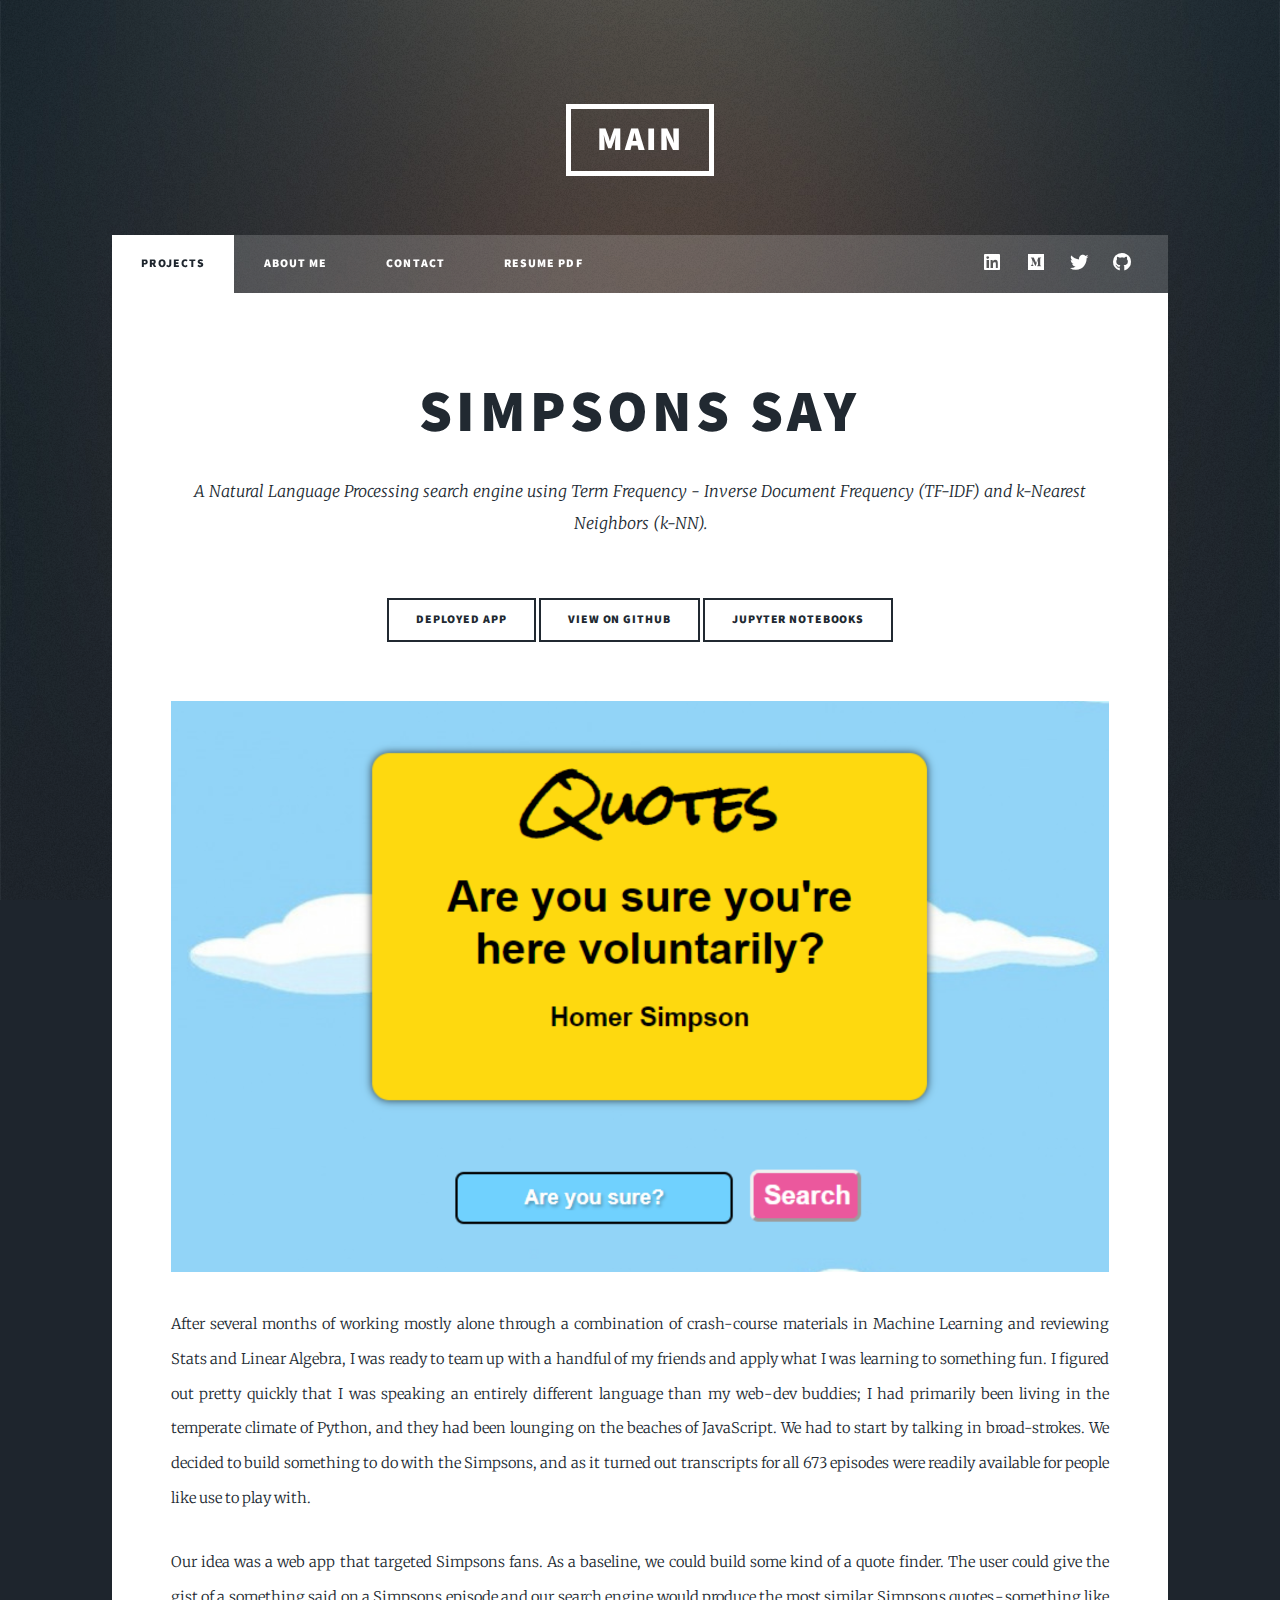
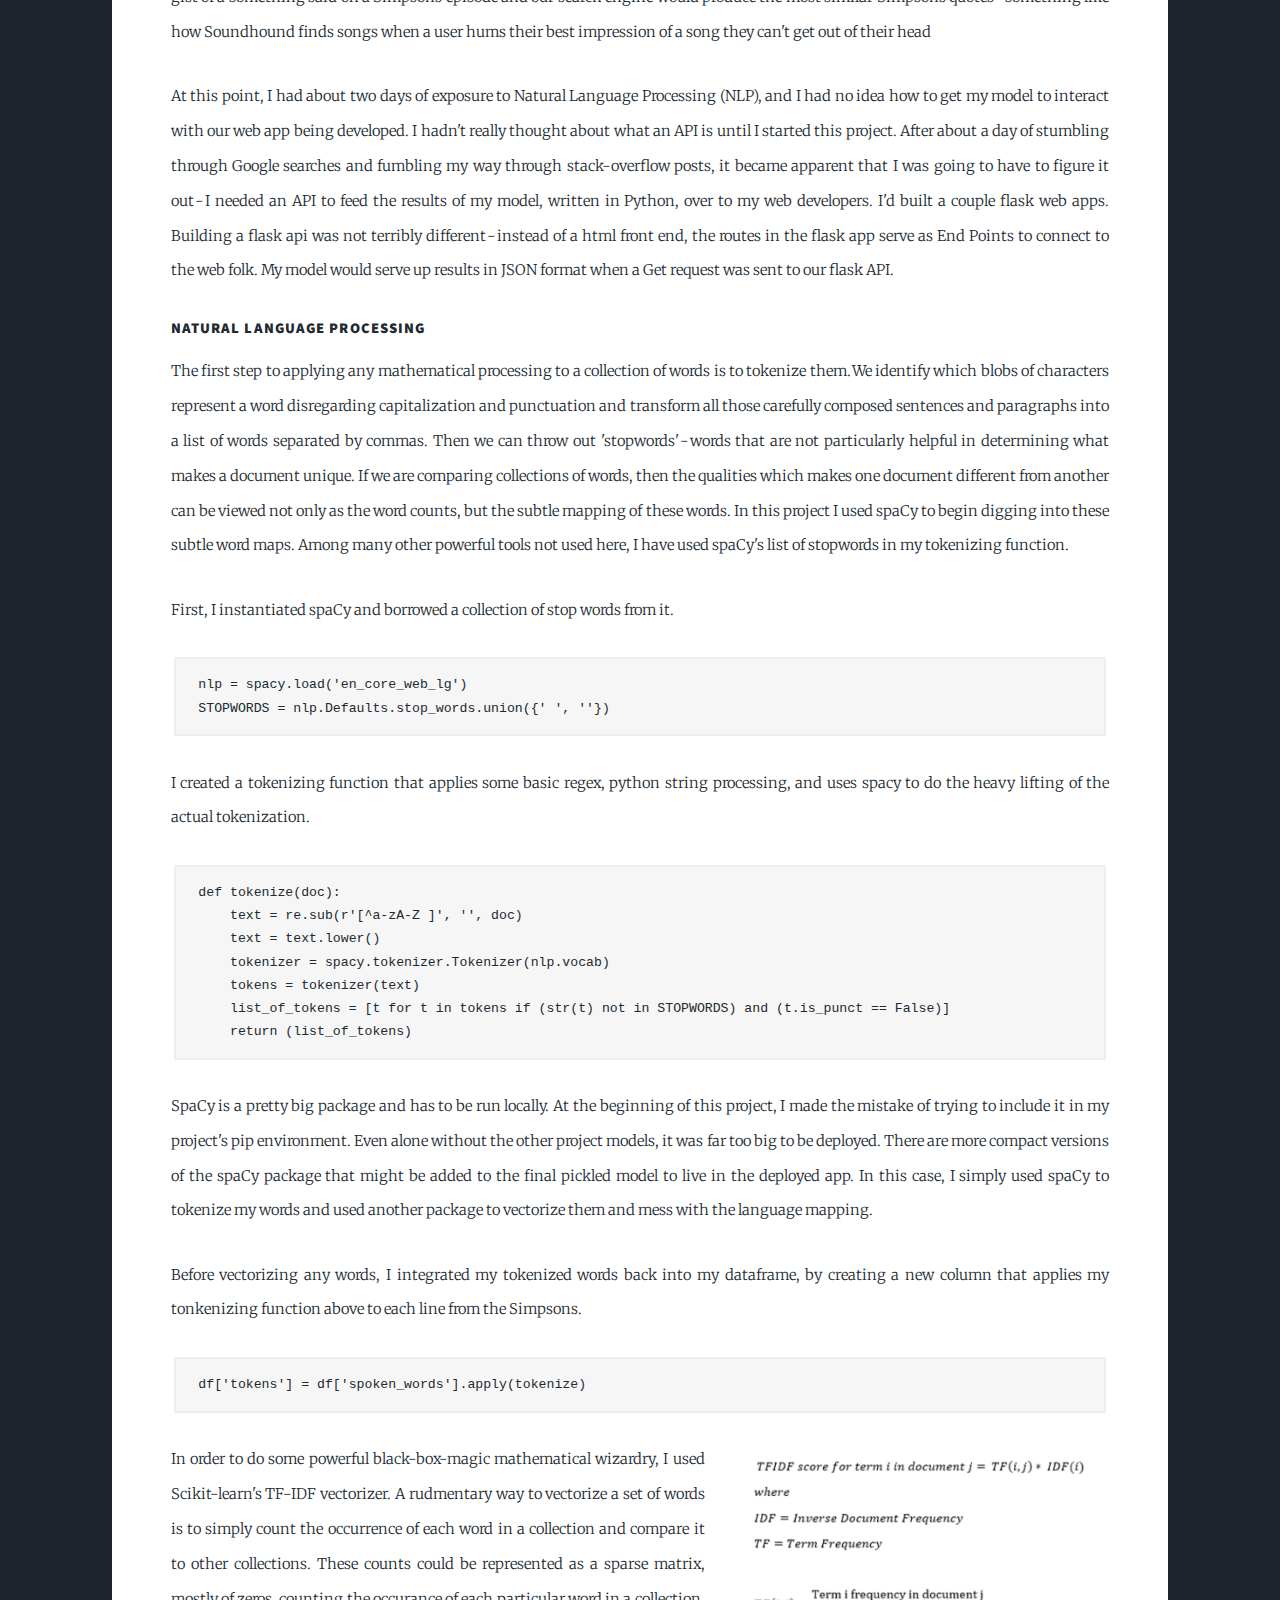
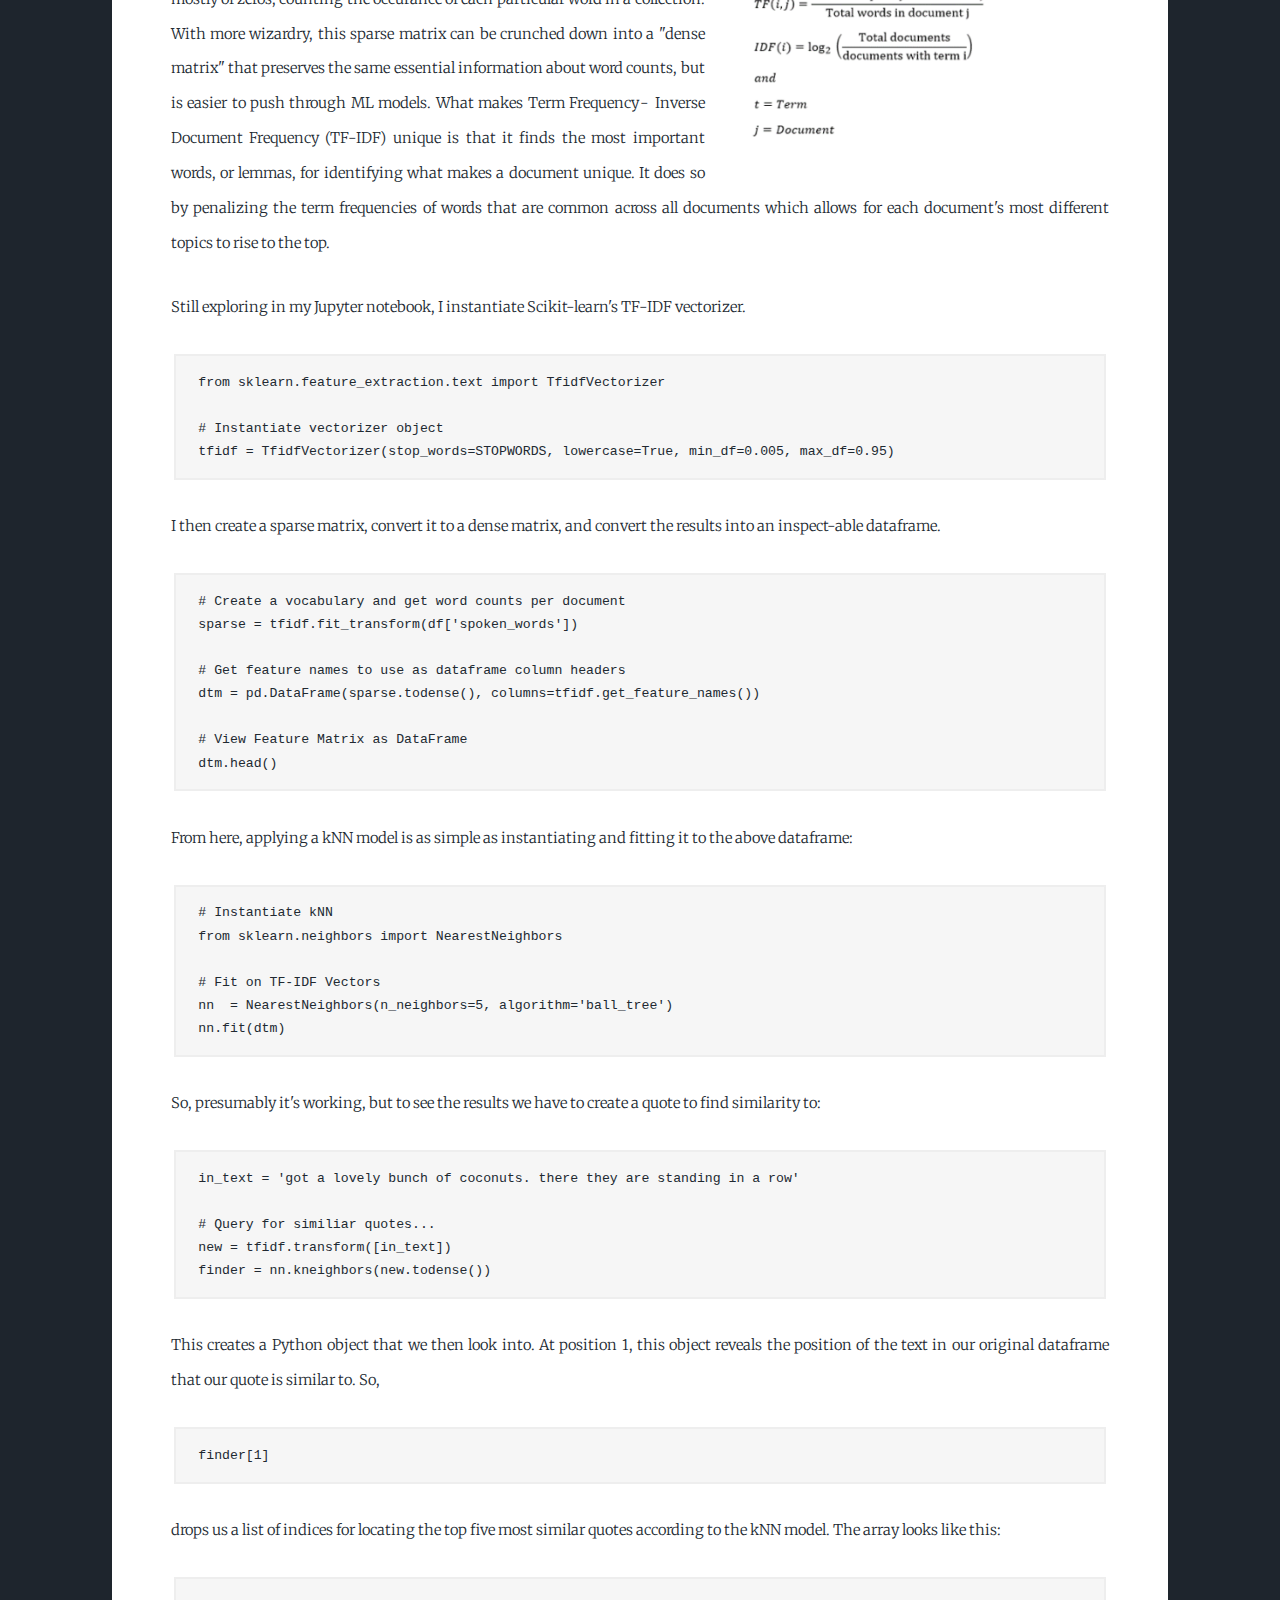
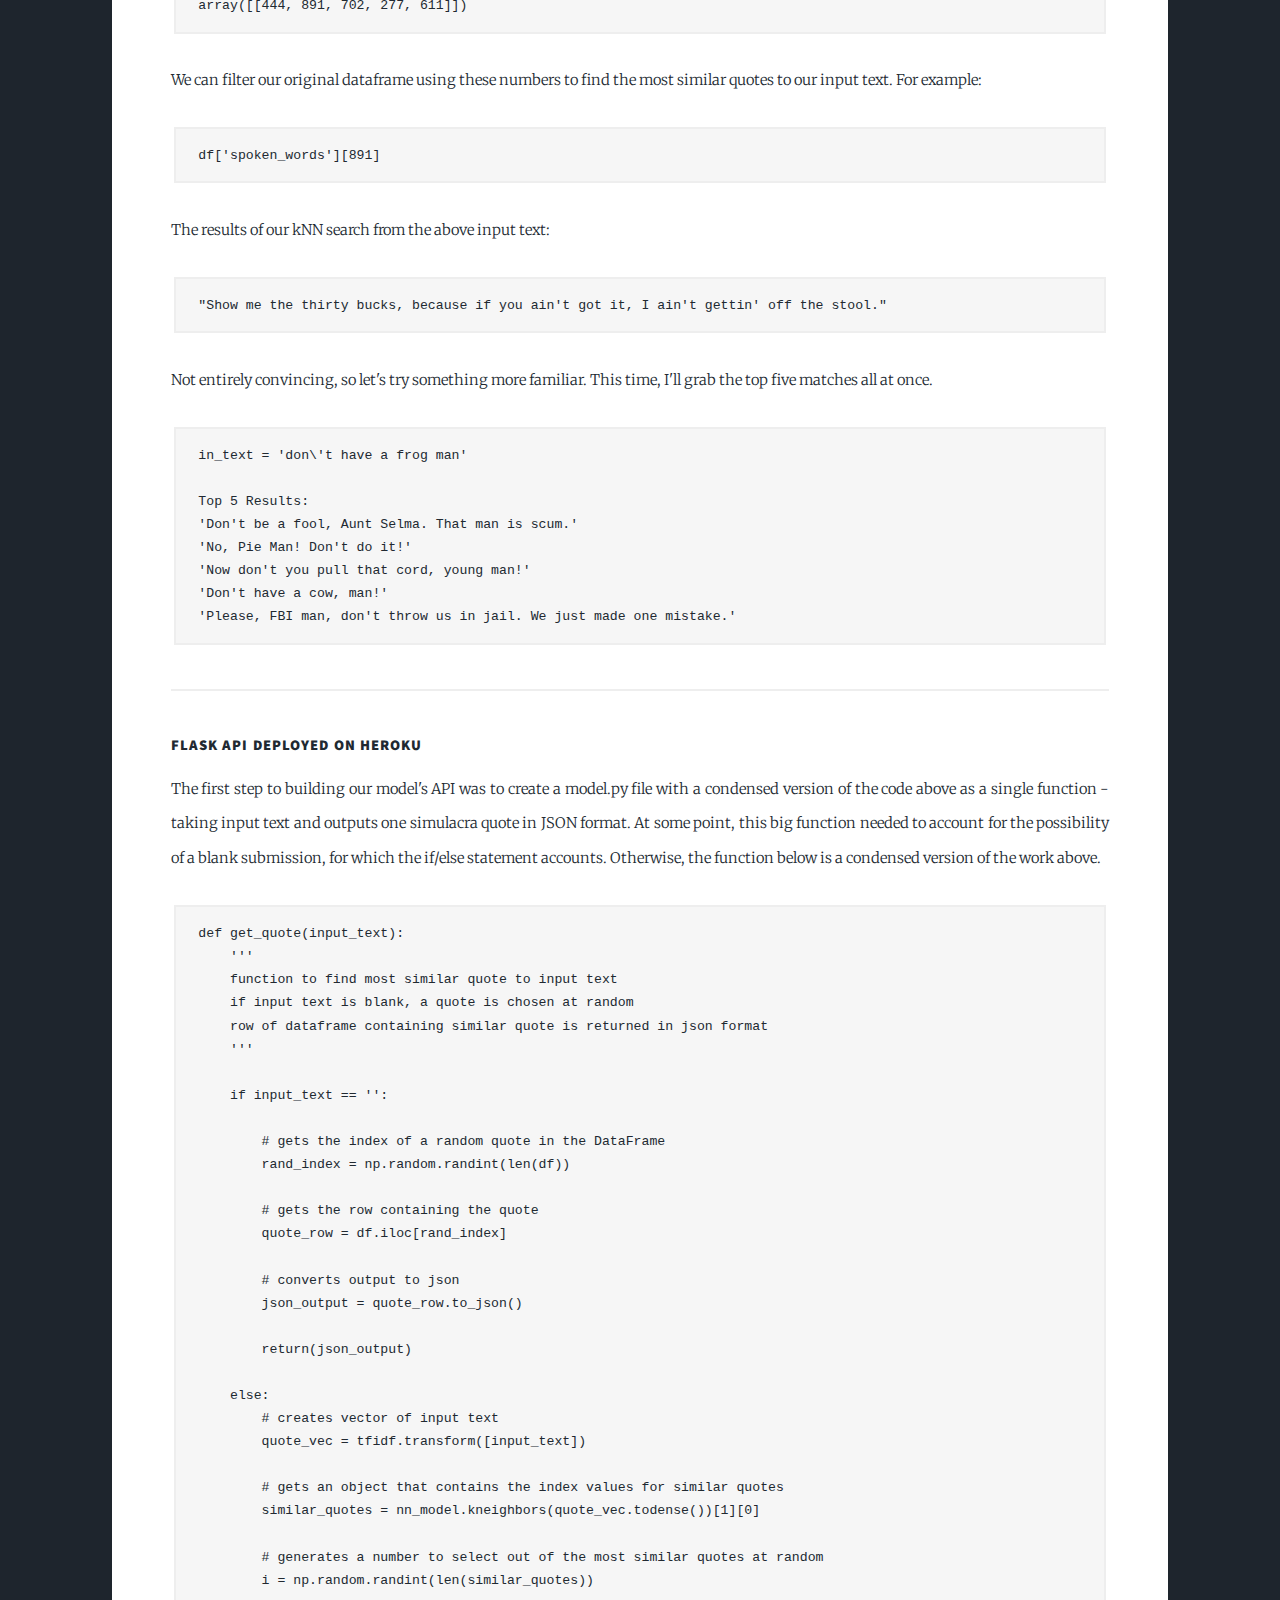
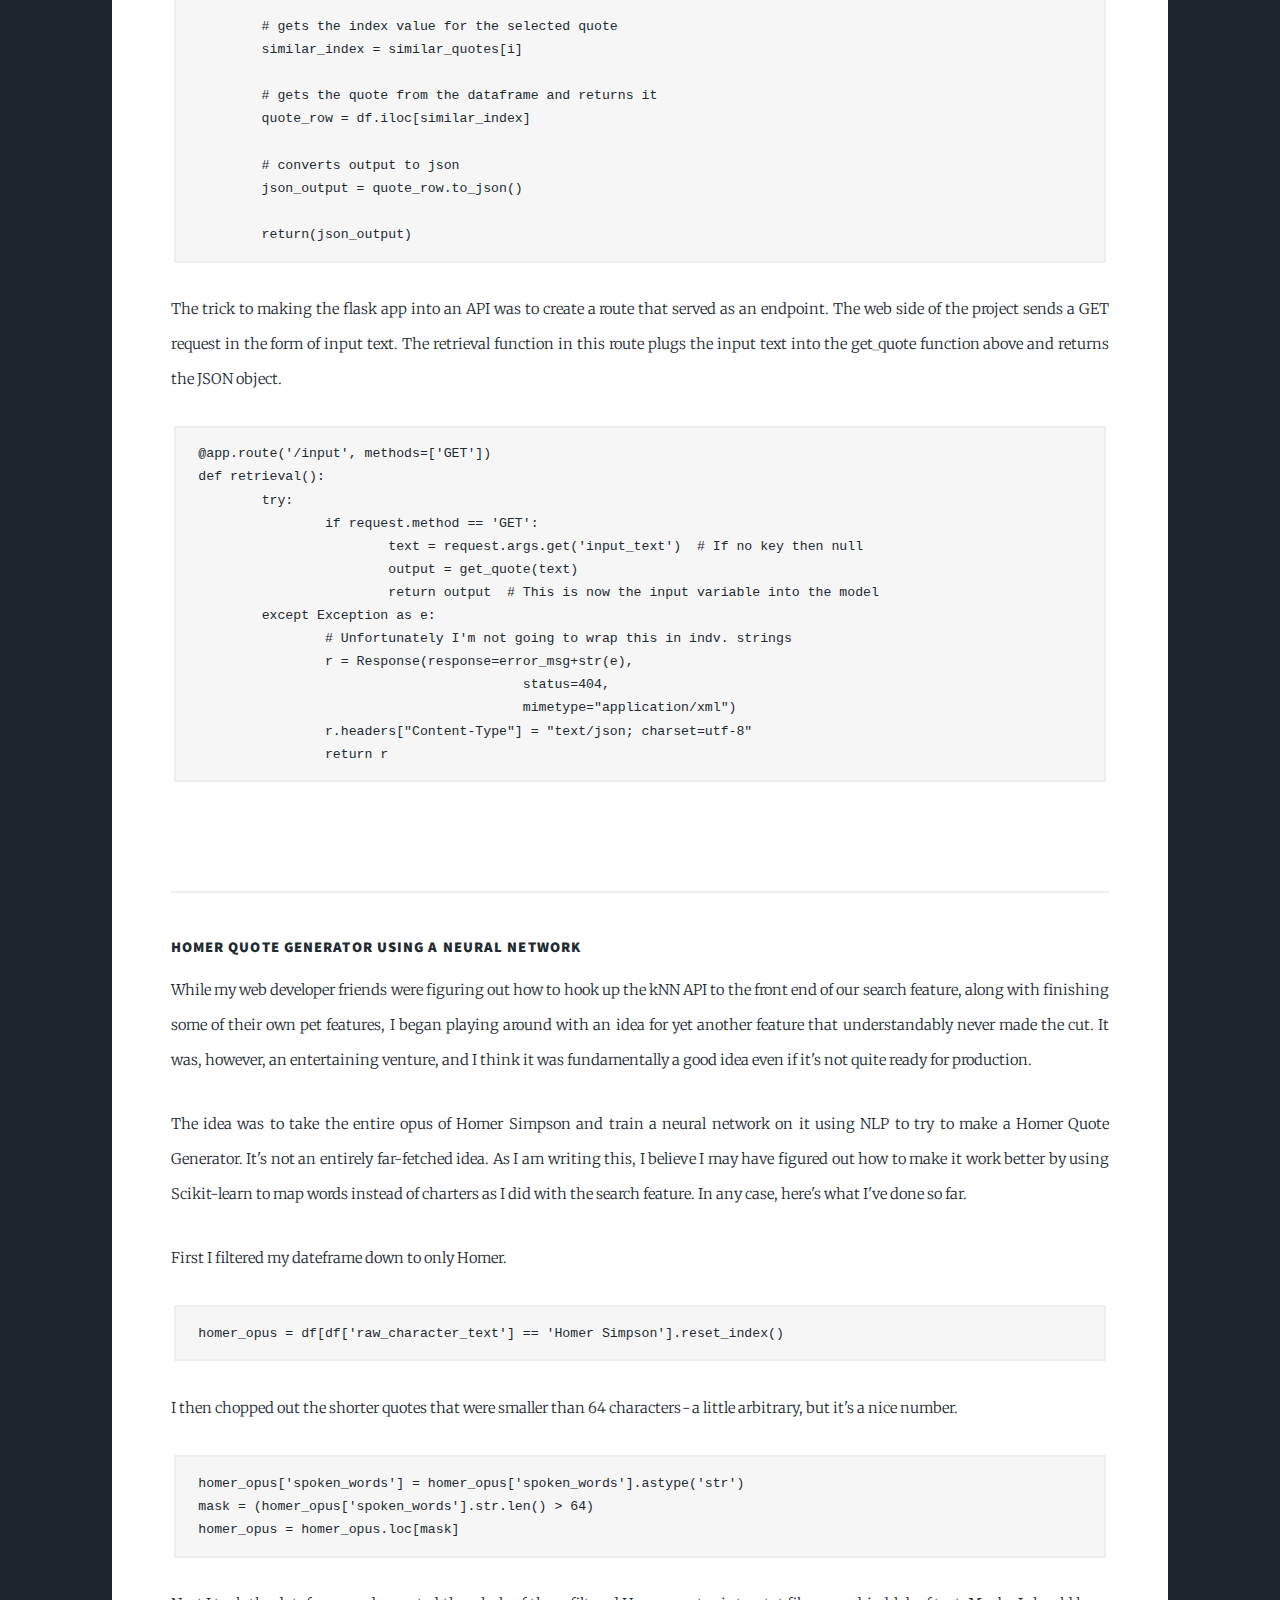
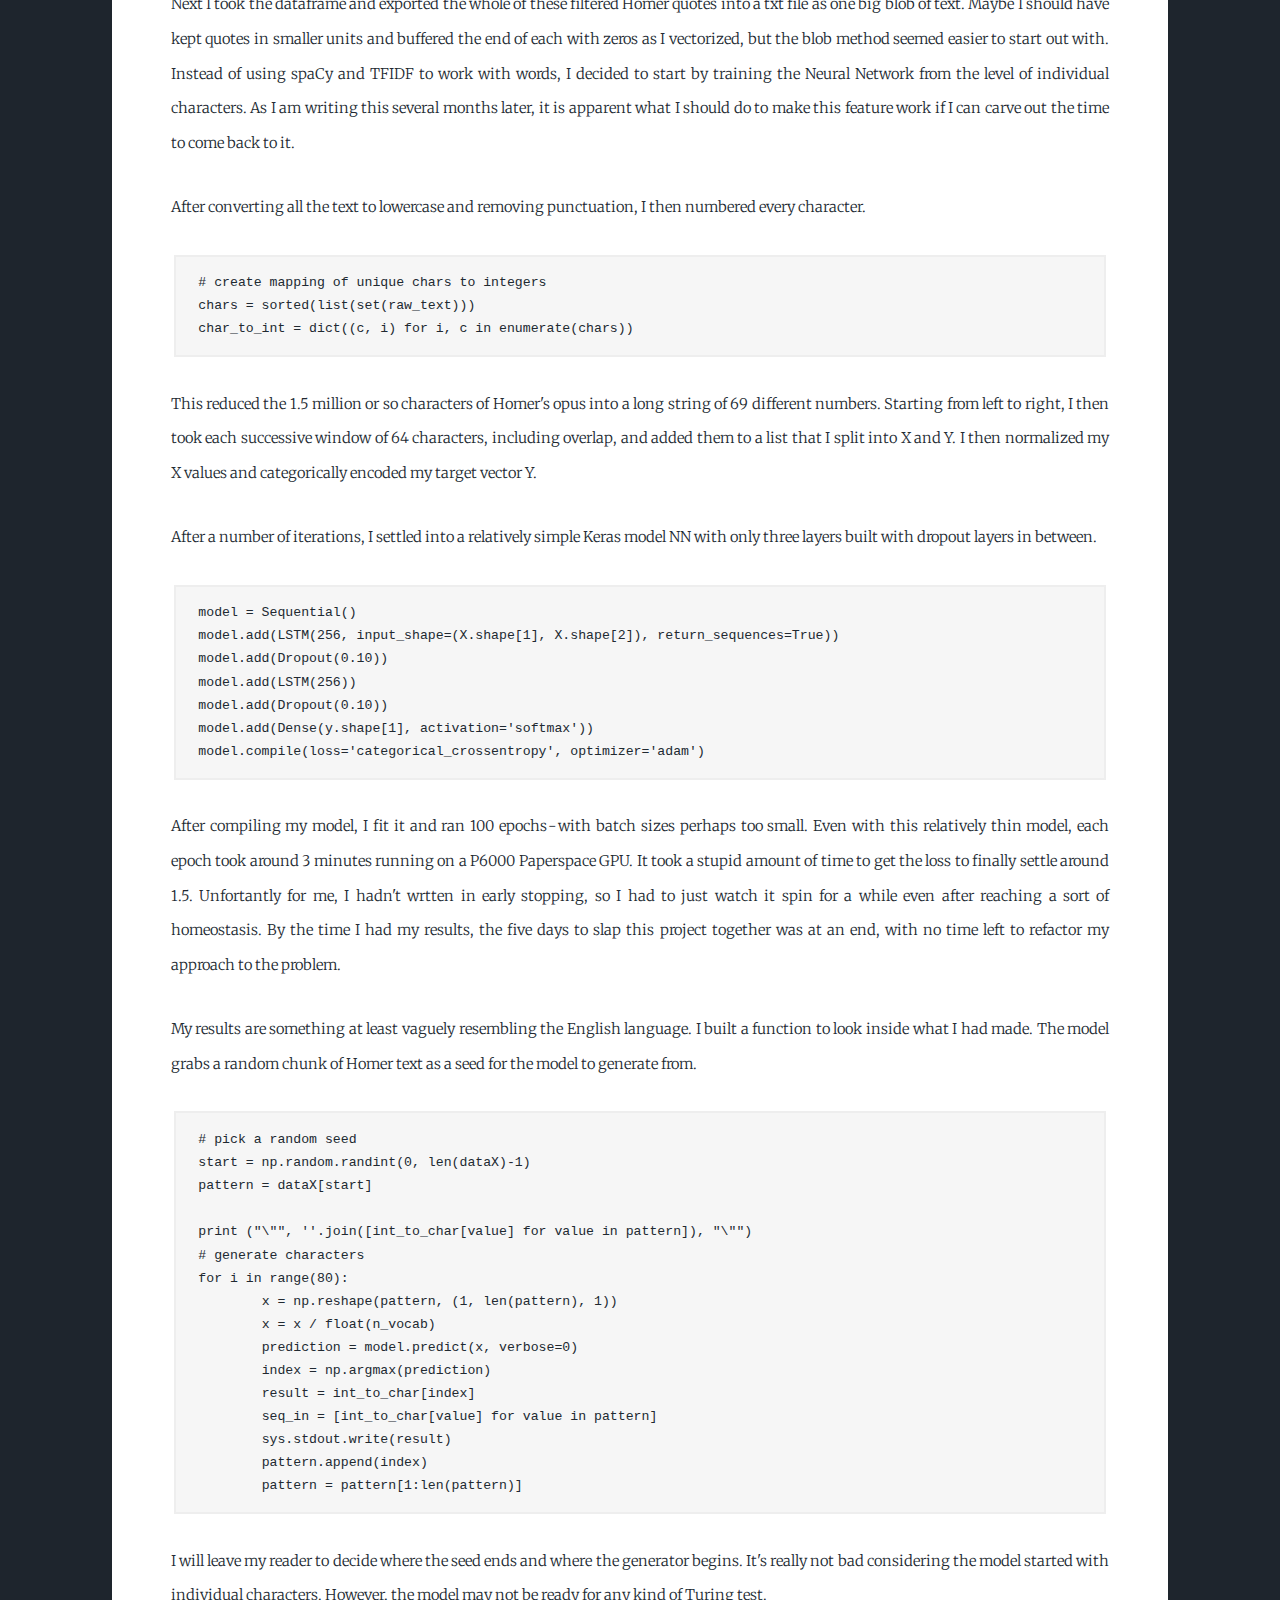
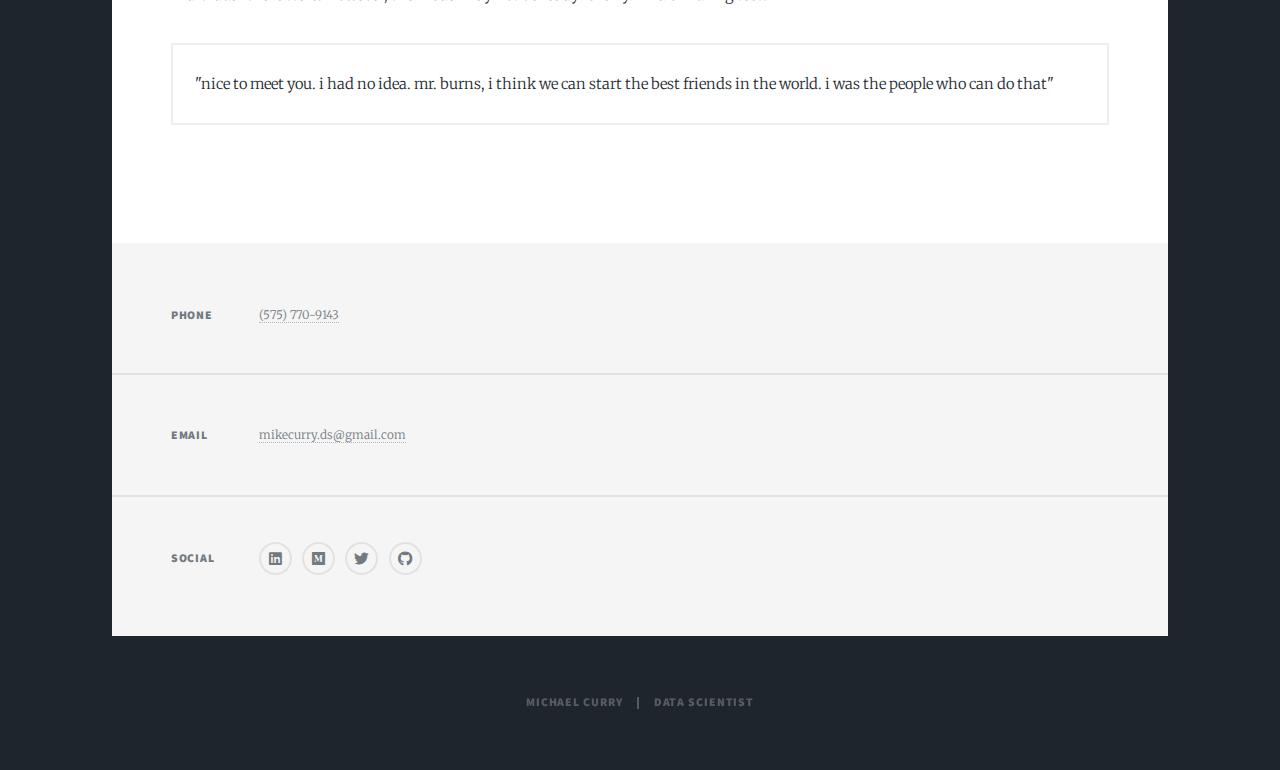
<file: nlp.html>
<!DOCTYPE HTML>
<!--
	Massively by HTML5 UP
	html5up.net | @ajlkn
	Free for personal and commercial use under the CCA 3.0 license (html5up.net/license)
-->
<html>
	<head>
		<title>Simpsons Say NLP</title>
		<meta charset="utf-8" />
		<meta name="viewport" content="width=device-width, initial-scale=1, user-scalable=no" />
		<link rel="stylesheet" href="assets/css/main.css" />
		<noscript><link rel="stylesheet" href="assets/css/noscript.css" /></noscript>
	</head>
	<body class="is-preload">

		<!-- Wrapper -->
			<div id="wrapper">

				<!-- Header -->
					<header id="header">
						<a href="index.html" class="logo">Main</a>
					</header>

					<nav id="nav">
						<ul class="links">
							<li class="active"><a href="index.html">Projects</a></li>
							<li><a href="about.html">About Me</a></li>
							<li><a href="contact.html">Contact</a></li>
							<li><a target="_blank" href="curry_resume_3_2020.pdf">Resume PDF</a></li>
						</ul>
						<ul class="icons">
							<li><a href="https://www.linkedin.com/in/michael-curry-7ab92118a/" class="icon brands alt fa-linkedin"><span class="label">LinkedIn</span></a></li>
							<li><a href="https://medium.com/@mdcurry1138" class="icon brands alt fa-medium"><span class="label">Medium</span></a></li>
							<li><a href="https://twitter.com/MikeDCurry" class="icon brands alt fa-twitter"><span class="label">Twitter</span></a></li>
							<li><a href="https://github.com/mikedcurry" class="icon brands alt fa-github"><span class="label">GitHub</span></a></li>
						</ul>
					</nav>

				<!-- Main -->
					<div id="main">

						<!-- Post -->
							<section class="post">
								<header class="major">
                                    <h1>Simpsons Say<br /></h1>
                                    <p> A Natural Language Processing search engine using Term Frequency - 
										Inverse Document Frequency (TF-IDF) and k-Nearest Neighbors (k-NN).
									</p>
								</header>
								<ul class="actions special">
									<li>
										<a href="nlp.html" class="button">Deployed App</a>
										<a href="https://github.com/mikedcurry" class="button">View on Github</a>
										<a href="https://github.com/mikedcurry/simpsons_nlp_notebooks" class="button">Jupyter Notebooks</a>
									</li>
								</ul>
								
								<div class="image main"><img src="images\QuoteSearch.png" alt="" />
											<!-- <a href="https://simpsons-says.jwatt10.now.sh/quotes" class="button">Deployed App</a> -->
									<br>
								<p>After several months of working mostly alone through a combination of crash-course materials in Machine Learning 
									and reviewing Stats and Linear Algebra, I was ready to team up with a handful of my friends and apply what 
									I was learning to something fun. I figured out pretty quickly that I was speaking an entirely different 
									language than my web-dev buddies; I had primarily been living in the temperate climate of Python, and they 
									had been lounging on the beaches of JavaScript. We had to start by talking in broad-strokes. We decided to 
									build something to do with the Simpsons, and as it turned out transcripts for all 673 episodes were readily 
									available for people like use to play with.
                                </p>
                                <p>Our idea was a web app that targeted Simpsons fans. As a baseline, we could build some kind of a quote finder. 
									The user could give the gist of a something said on a Simpsons episode and our search engine would produce 
									the most similar Simpsons quotes - something like how  Soundhound finds songs when a user hums their best 
									impression of a song they can't get out of their head
                                </p>
                                <p>At this point, I had about two days of exposure to Natural Language Processing (NLP), and I had no idea 
									how to get my model to interact with our web app being developed. I hadn't really thought about what an API 
									is until I started this project. After about a day of stumbling through Google searches and fumbling my way 
									through stack-overflow posts, it became apparent that I was going to have to figure it out - I needed an API 
									to feed the results of my model, written in Python, over to my web developers. I'd built a couple flask web apps. 
									Building a flask api was not terribly different - instead of a html front end, the routes in the flask app 
									serve as End Points to connect to the web folk. My model would serve up results in JSON format when a Get request was sent to 
									our flask API.
                                </p>
                
								
                                <p>
                                    <header>
										<h4>Natural Language Processing</h4>
                                    </header>
                                    <p>The first step to applying any mathematical processing to a collection of words is to tokenize them. We  identify 
										which blobs of characters represent a word disregarding capitalization and punctuation and transform 
										all those carefully composed sentences and paragraphs into a list of words 
										separated by commas. Then we can throw out 'stopwords' - words that are not particularly helpful 
										in determining what makes a document unique. If we are comparing collections of words, then the qualities which
										makes one document different from another can be viewed not only as the word counts, but the 
										subtle mapping of these words. In this project I 
										used spaCy to begin digging into these subtle word maps. Among many other powerful tools not used here, I have 
										used spaCy's list of stopwords 
										in my tokenizing function.
									</p>
									<p>
									First, I instantiated spaCy and borrowed a collection of stop words from it.
									</p>
                                <!-- Preformatted Code -->
								<pre><code>nlp = spacy.load('en_core_web_lg')
STOPWORDS = nlp.Defaults.stop_words.union({' ', ''})</code></pre>
                                   <p>
									I created a tokenizing function that applies some basic regex, python string processing, and uses spacy to 
									do the heavy lifting of the actual tokenization.
								   </p>
                                   <pre><code>def tokenize(doc):
    text = re.sub(r'[^a-zA-Z ]', '', doc)
    text = text.lower()
    tokenizer = spacy.tokenizer.Tokenizer(nlp.vocab)
    tokens = tokenizer(text)
    list_of_tokens = [t for t in tokens if (str(t) not in STOPWORDS) and (t.is_punct == False)]
    return (list_of_tokens)</code></pre>                                   

                                </p>
								<p>
									SpaCy is a pretty big package and has to be run locally. At the beginning of this project,
									 I made the mistake of trying to include it in my project's pip environment. Even alone 
									 without the other project models, it was far too big to be deployed. There are more 
									 compact versions of the spaCy package that might be added to the final pickled model 
									 to live in the deployed app. In this case, I simply used spaCy to tokenize my words 
									 and used another package to vectorize them and mess with the language mapping.
								</p>
								<p>
									Before vectorizing any words, I integrated my tokenized words back into my dataframe, 
									by creating a new column that applies my tonkenizing function above to each line from 
									the Simpsons.
								</p>
								<pre><code>df['tokens'] = df['spoken_words'].apply(tokenize)</code></pre>
								<p>
									<span class="image right"><img src="images\tfidf.png" alt="" /></span>
									<p>
										In order to do some powerful black-box-magic mathematical wizardry, I used 
										Scikit-learn's TF-IDF vectorizer. A rudmentary way to vectorize a set of words 
										is to simply count the occurrence of each word in a collection and 
										compare it to other collections. These counts could be represented as a 
										sparse matrix, mostly of zeros, counting the occurance of each particular 
										word in a collection. With more wizardry, this sparse matrix can be crunched 
										down into a "dense matrix" that preserves the same essential information about 
										word counts, but is easier to push through ML models. What makes Term Frequency - 
										Inverse Document Frequency (TF-IDF) unique is that it finds the most important 
										words, or lemmas, for identifying what makes a document unique. It does so by 
										penalizing the term frequencies of words that are common across all documents 
										which allows for each document's most different topics to rise to the top.
									</p>
								</p>
								<p>
									Still exploring in my Jupyter notebook, I instantiate Scikit-learn's TF-IDF vectorizer.
								</p>
								<pre><code>from sklearn.feature_extraction.text import TfidfVectorizer

# Instantiate vectorizer object
tfidf = TfidfVectorizer(stop_words=STOPWORDS, lowercase=True, min_df=0.005, max_df=0.95)</code></pre>
								<p>
									I then create a sparse matrix, convert it to a dense matrix, and convert the results 
									into an inspect-able dataframe.
								</p>
								<pre><code># Create a vocabulary and get word counts per document
sparse = tfidf.fit_transform(df['spoken_words'])

# Get feature names to use as dataframe column headers
dtm = pd.DataFrame(sparse.todense(), columns=tfidf.get_feature_names())

# View Feature Matrix as DataFrame
dtm.head()</code></pre>
								<p>
									From here, applying a kNN model is as simple as instantiating and fitting it to the above dataframe:
								</p>
								<pre><code># Instantiate kNN
from sklearn.neighbors import NearestNeighbors

# Fit on TF-IDF Vectors
nn  = NearestNeighbors(n_neighbors=5, algorithm='ball_tree')
nn.fit(dtm)</code></pre>
								<p>
									So, presumably it's working, but to see the results we have to create a quote to find similarity to:
								</p>
								<pre><code>in_text = 'got a lovely bunch of coconuts. there they are standing in a row'

# Query for similiar quotes...
new = tfidf.transform([in_text])
finder = nn.kneighbors(new.todense())</code></pre>
								<p>
									This creates a Python object that we then look into. At position 1, this object 
									reveals the position of the text in our original dataframe that our quote is similar to. 
									So,
								</p>
								<pre><code>finder[1]</code></pre>
								<p>
									drops us a list of indices for locating the top five most similar quotes according 
									to the kNN model. The array looks like this:
								</p>
								<pre><code>array([[444, 891, 702, 277, 611]])</code></pre>
								<p>
									We can filter our original dataframe using these numbers to find the most similar 
									quotes to our input text. For example:
								</p>
								<pre><code>df['spoken_words'][891]</code></pre>
								<p> 
									The results of our kNN search from the above input text:
								</p>
								<pre><code>"Show me the thirty bucks, because if you ain't got it, I ain't gettin' off the stool."</code></pre>
								<p>
									Not entirely convincing, so let's try something more familiar.
									 This time, I'll grab the top five matches all at once.
								</p>
								<pre><code>in_text = 'don\'t have a frog man'

Top 5 Results:
'Don't be a fool, Aunt Selma. That man is scum.'
'No, Pie Man! Don't do it!' 
'Now don't you pull that cord, young man!' 
'Don't have a cow, man!' 
'Please, FBI man, don't throw us in jail. We just made one mistake.'</code></pre>

								<hr />
                                    <header>
										<h4>Flask API deployed on Heroku</h4>
                                    </header>
									<p>
										The first step to building our model's API was to create a model.py file 
										with a condensed version of the code above as a single function - taking 
										input text and outputs one simulacra quote in JSON format. At some point, 
										this big function needed to account for the possibility of a blank submission, 
										for which the if/else statement accounts. Otherwise, the function below is a
										condensed version of the work above.
									</p>
                                <!-- Preformatted Code -->
								<pre><code>def get_quote(input_text):
    '''
    function to find most similar quote to input text
    if input text is blank, a quote is chosen at random
    row of dataframe containing similar quote is returned in json format
    '''

    if input_text == '':

        # gets the index of a random quote in the DataFrame
        rand_index = np.random.randint(len(df))

        # gets the row containing the quote
        quote_row = df.iloc[rand_index]

        # converts output to json
        json_output = quote_row.to_json()

        return(json_output)

    else:
        # creates vector of input text
        quote_vec = tfidf.transform([input_text])

        # gets an object that contains the index values for similar quotes
        similar_quotes = nn_model.kneighbors(quote_vec.todense())[1][0]

        # generates a number to select out of the most similar quotes at random
        i = np.random.randint(len(similar_quotes))

        # gets the index value for the selected quote
        similar_index = similar_quotes[i]

        # gets the quote from the dataframe and returns it
        quote_row = df.iloc[similar_index]

        # converts output to json
        json_output = quote_row.to_json()

        return(json_output)</code></pre>
									<p>
										The trick to making the flask app into an API was to create a route 
										that served as an endpoint. The web side of the project sends a GET 
										request in the form of input text. The retrieval function in this 
										route plugs the input text into the get_quote function above and returns the JSON object.
									</p>
                                   <pre><code>@app.route('/input', methods=['GET'])
def retrieval():
	try:
		if request.method == 'GET':
			text = request.args.get('input_text')  # If no key then null
			output = get_quote(text)
			return output  # This is now the input variable into the model
	except Exception as e:
		# Unfortunately I'm not going to wrap this in indv. strings
		r = Response(response=error_msg+str(e),
					 status=404,
					 mimetype="application/xml")
		r.headers["Content-Type"] = "text/json; charset=utf-8"
		return r</code></pre>                                   

								</p>
								<br>
								<hr />
                                    <header>
										<h4>Homer quote generator using a neural network</h4>
                                    </header>
                                    <p>
										While my web developer friends were figuring out how to hook 
										up the kNN API to the front end of our search feature, along 
										with finishing some of their own pet features, I began playing 
										around with an idea for yet another feature that understandably 
										never made the cut. It was, however, an entertaining venture, and I 
										think it was fundamentally a good idea even if it's not quite 
										ready for production.
									</p>
									<p>
										The idea was to take the entire opus of Homer Simpson and train 
										a neural network on it using NLP to try to make a Homer Quote 
										Generator. It's not an entirely far-fetched idea. As I am writing this,
										I believe I may have figured out how to make it work better by using Scikit-learn
										to map words instead of charters as I did with the search feature. In any case, 
										here's what I've done so far.
									</p>
									<p>First I filtered my dateframe down to only Homer.</p>
								<pre><code>homer_opus = df[df['raw_character_text'] == 'Homer Simpson'].reset_index()</code></pre>
                                   <p>
									I then chopped out the shorter quotes that were smaller than 64 
									characters - a little arbitrary, but it's a nice number.
								   </p>
                                   <pre><code>homer_opus['spoken_words'] = homer_opus['spoken_words'].astype('str')
mask = (homer_opus['spoken_words'].str.len() > 64)
homer_opus = homer_opus.loc[mask]</code></pre>                                   
                                <p>
									Next I took the dataframe and exported the whole of these filtered Homer quotes into 
									a txt file as one big blob of text. Maybe I should have kept quotes in smaller units 
									and buffered the end of each with zeros as I vectorized, but the blob method seemed 
									easier to start out with. Instead of using spaCy and TFIDF to work with words, I 
									decided to start by training the Neural Network from the level of individual characters. 
									As I am writing this several months later, it is apparent what I should do to make this 
									feature work if I can carve out the time to come back to it.
								</p>
								<p>
									After converting all the text to lowercase and removing punctuation, I then numbered 
									every character.
								</p>
								<pre><code># create mapping of unique chars to integers
chars = sorted(list(set(raw_text)))
char_to_int = dict((c, i) for i, c in enumerate(chars))</code></pre>
								<p>
									This reduced the 1.5 million or so characters of Homer's opus into a long string of 69 
									different numbers. Starting from left to right, I then took each successive window of 64 
									characters, including overlap, and added them to a list that I split into X and Y. I then 
									normalized my X values and categorically encoded my target vector Y.
								</p>
								<p>
									After a number of iterations, I settled into a relatively simple Keras model NN with only 
									three layers built with dropout layers in between.
								</p>
								<pre><code>model = Sequential()
model.add(LSTM(256, input_shape=(X.shape[1], X.shape[2]), return_sequences=True))
model.add(Dropout(0.10))
model.add(LSTM(256))
model.add(Dropout(0.10))
model.add(Dense(y.shape[1], activation='softmax'))
model.compile(loss='categorical_crossentropy', optimizer='adam')</code></pre>
								<p>
									After compiling my model, I fit it and ran 100 epochs - with batch sizes perhaps too small. 
									Even with this relatively thin model, each epoch took around 3 minutes running on a P6000 
									Paperspace GPU. It took a stupid amount of time to get the loss to finally settle 
									around 1.5. Unfortantly for me, I hadn't wrtten in early stopping, so I had to just watch it 
									spin for a while even after reaching a sort of homeostasis. 
									By the time I had my results, the five days to slap this project together was at an end, with no 
									time left to refactor my approach to the problem.	
								</p>
								<p>
									My results are something at least vaguely resembling the English language. I built a 
									function to look inside what I had made. The model grabs a random chunk of Homer text as 
									a seed for the model to generate from.
								</p>
								<pre><code># pick a random seed
start = np.random.randint(0, len(dataX)-1)
pattern = dataX[start]

print ("\"", ''.join([int_to_char[value] for value in pattern]), "\"")
# generate characters
for i in range(80):
	x = np.reshape(pattern, (1, len(pattern), 1))
	x = x / float(n_vocab)
	prediction = model.predict(x, verbose=0)
	index = np.argmax(prediction)
	result = int_to_char[index]
	seq_in = [int_to_char[value] for value in pattern]
	sys.stdout.write(result)
	pattern.append(index)
	pattern = pattern[1:len(pattern)]</code></pre>
								<p>
									I will leave my reader to decide where the seed ends and where the generator begins. 
									It's really not bad considering the model started with individual characters. However, 
									the model may not be ready for any kind of Turing test.
								</p>
								<div class="box">
									<p>"nice to meet you.
										i had no idea.
										mr. burns, i think
										we can start the best friends in the world.
										i was the people who can do that"</p>
								</div>

							</section>

					</div>

								<!-- Footer -->
								<footer id="footer">
									<section class="split contact">
										<section>
											<h3>Phone</h3>
											<p><a href="tel:+15757709143">(575) 770-9143</a></p>
										</section>
										<section>
											<h3>Email</h3>
											<p><a href="#">mikecurry.ds@gmail.com</a></p>
										</section>
										<section>
											<h3>Social</h3>
											<ul class="icons alt">
												<li><a href="https://www.linkedin.com/in/michael-curry-7ab92118a/" class="icon brands alt fa-linkedin"><span class="label">LinkedIn</span></a></li>
												<li><a href="https://medium.com/@mdcurry1138" class="icon brands alt fa-medium"><span class="label">Medium</span></a></li>
												<li><a href="https://twitter.com/MikeDCurry" class="icon brands alt fa-twitter"><span class="label">Twitter</span></a></li>
												<li><a href="https://github.com/mikedcurry" class="icon brands alt fa-github"><span class="label">GitHub</span></a></li>
											</ul>
										</section>
								</section>
							</footer>
				
						<!-- Copyright -->
							<div id="copyright">
								<ul><li>Michael Curry</li><li>Data Scientist</li></ul>
							</div>
				
					<!-- Scripts -->
						<script src="assets/js/jquery.min.js"></script>
						<script src="assets/js/jquery.scrollex.min.js"></script>
						<script src="assets/js/jquery.scrolly.min.js"></script>
						<script src="assets/js/browser.min.js"></script>
						<script src="assets/js/breakpoints.min.js"></script>
						<script src="assets/js/util.js"></script>
						<script src="assets/js/main.js"></script>
				
				</body>
				</html>
</file>
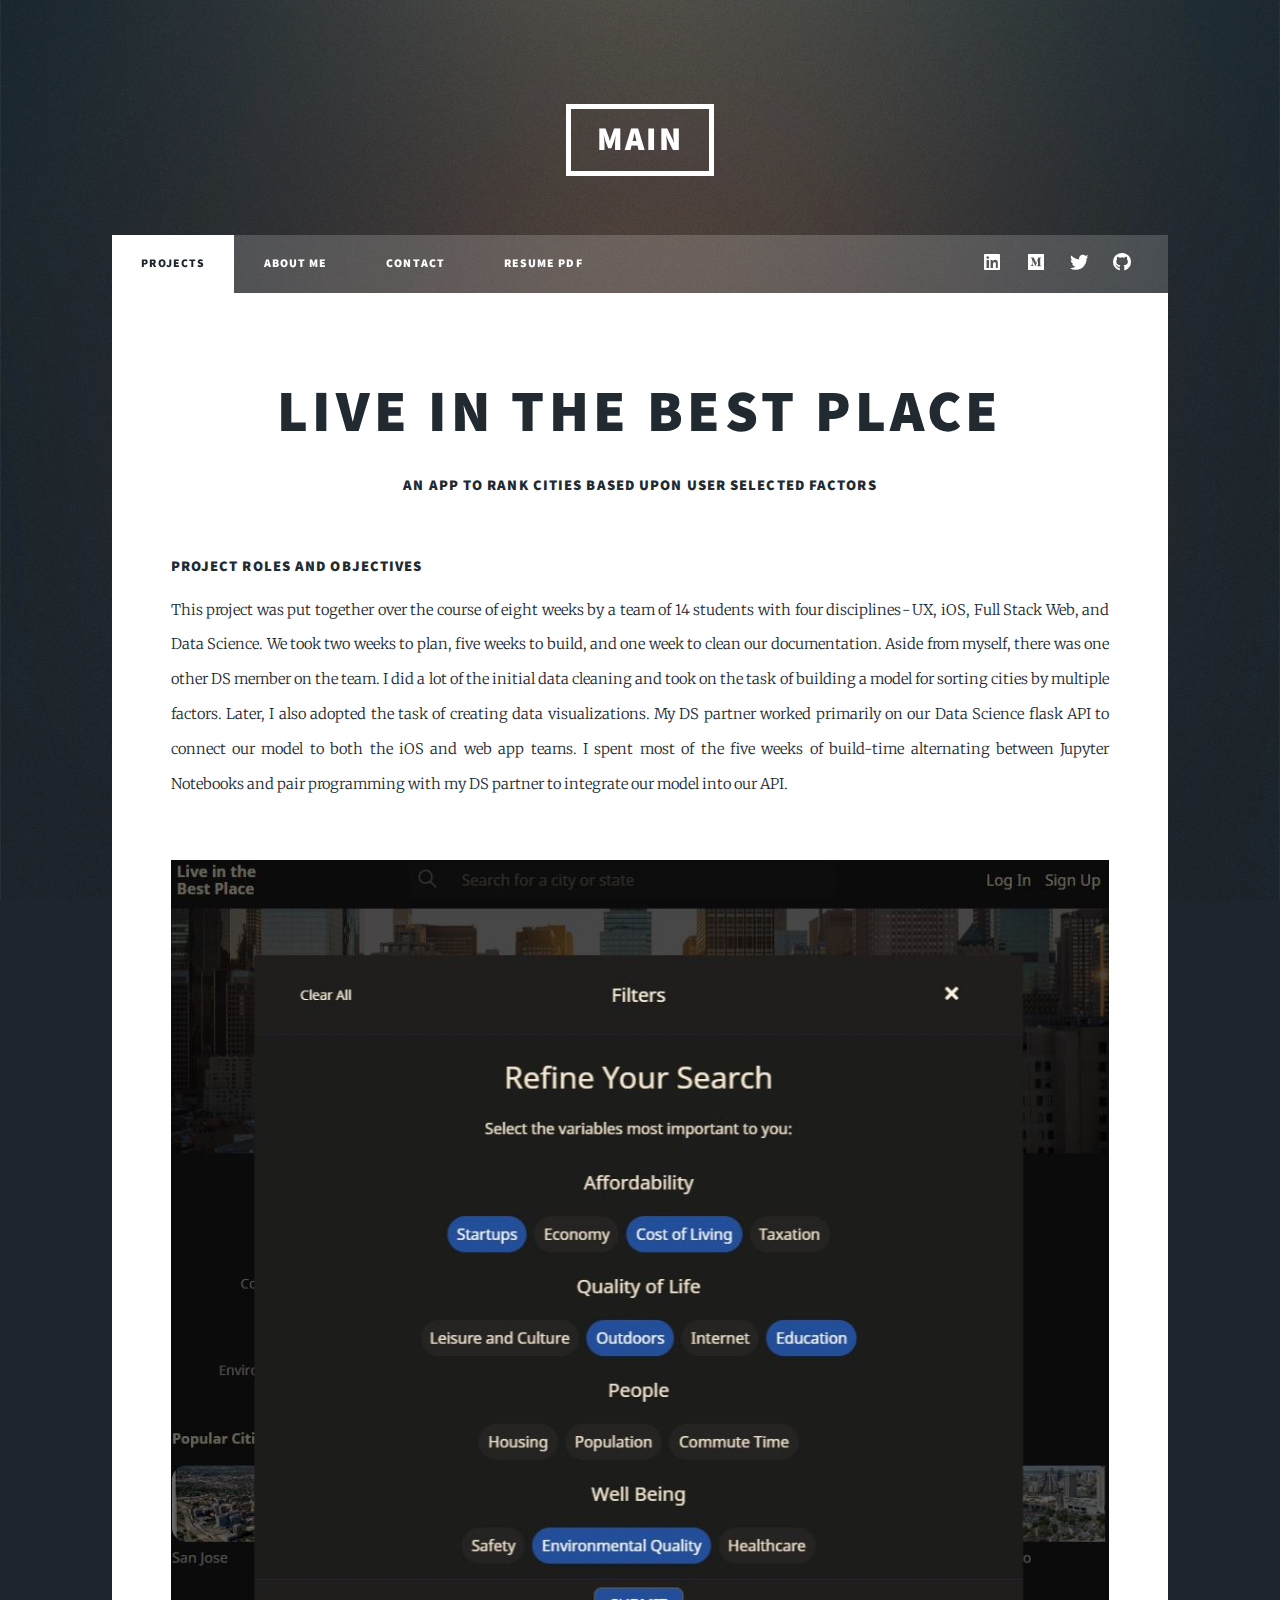
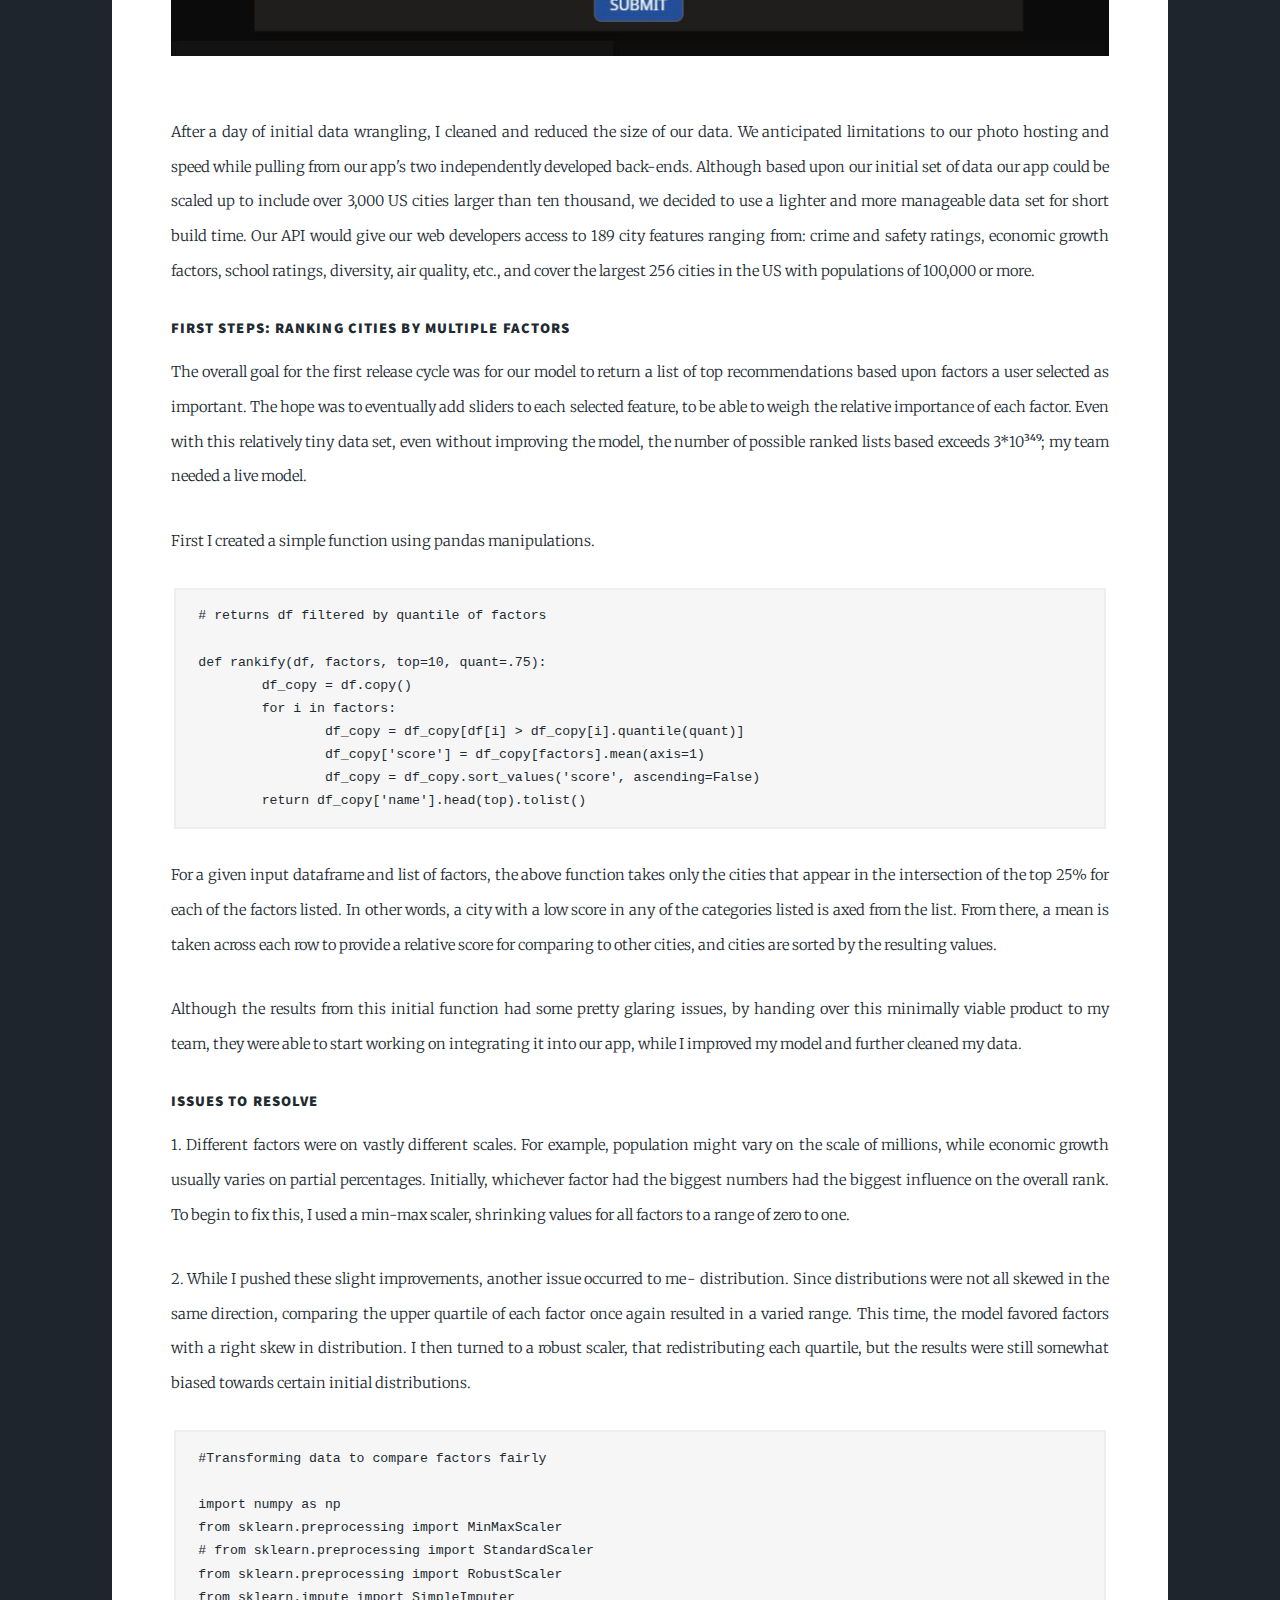
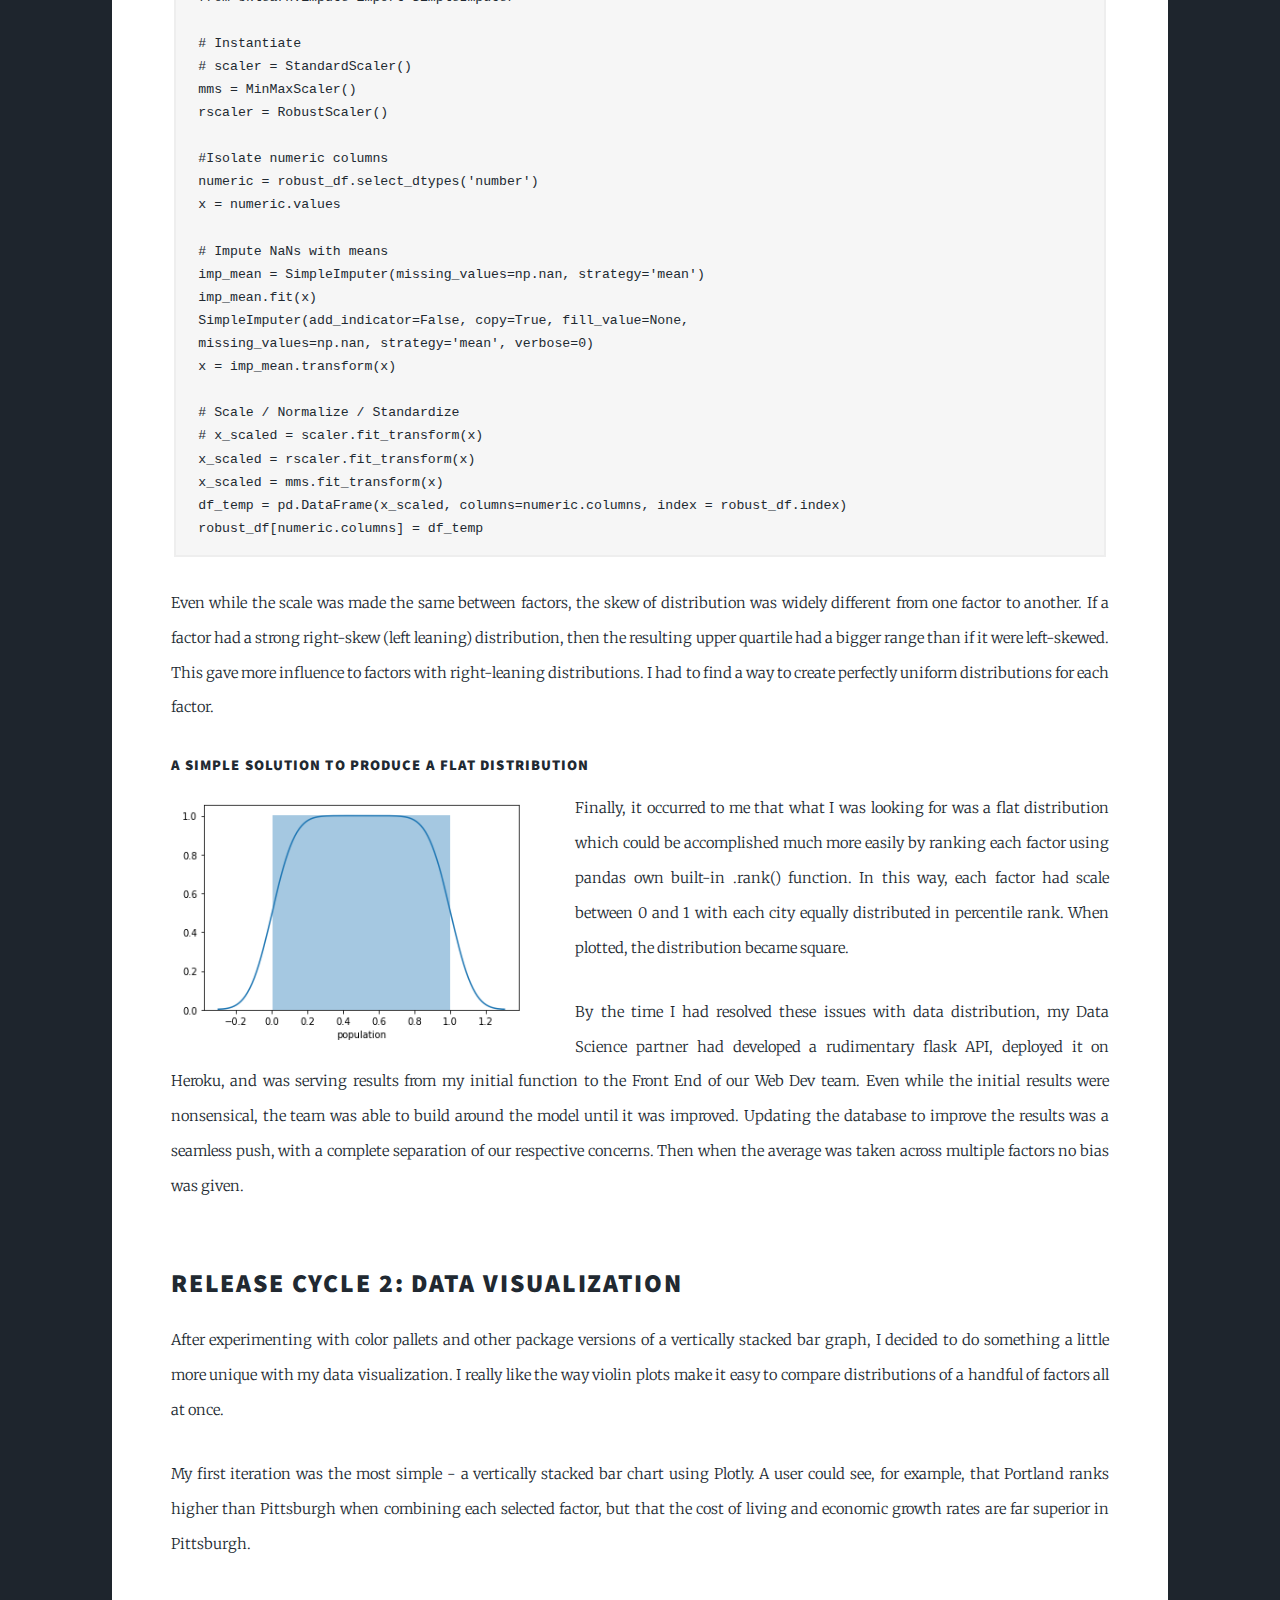
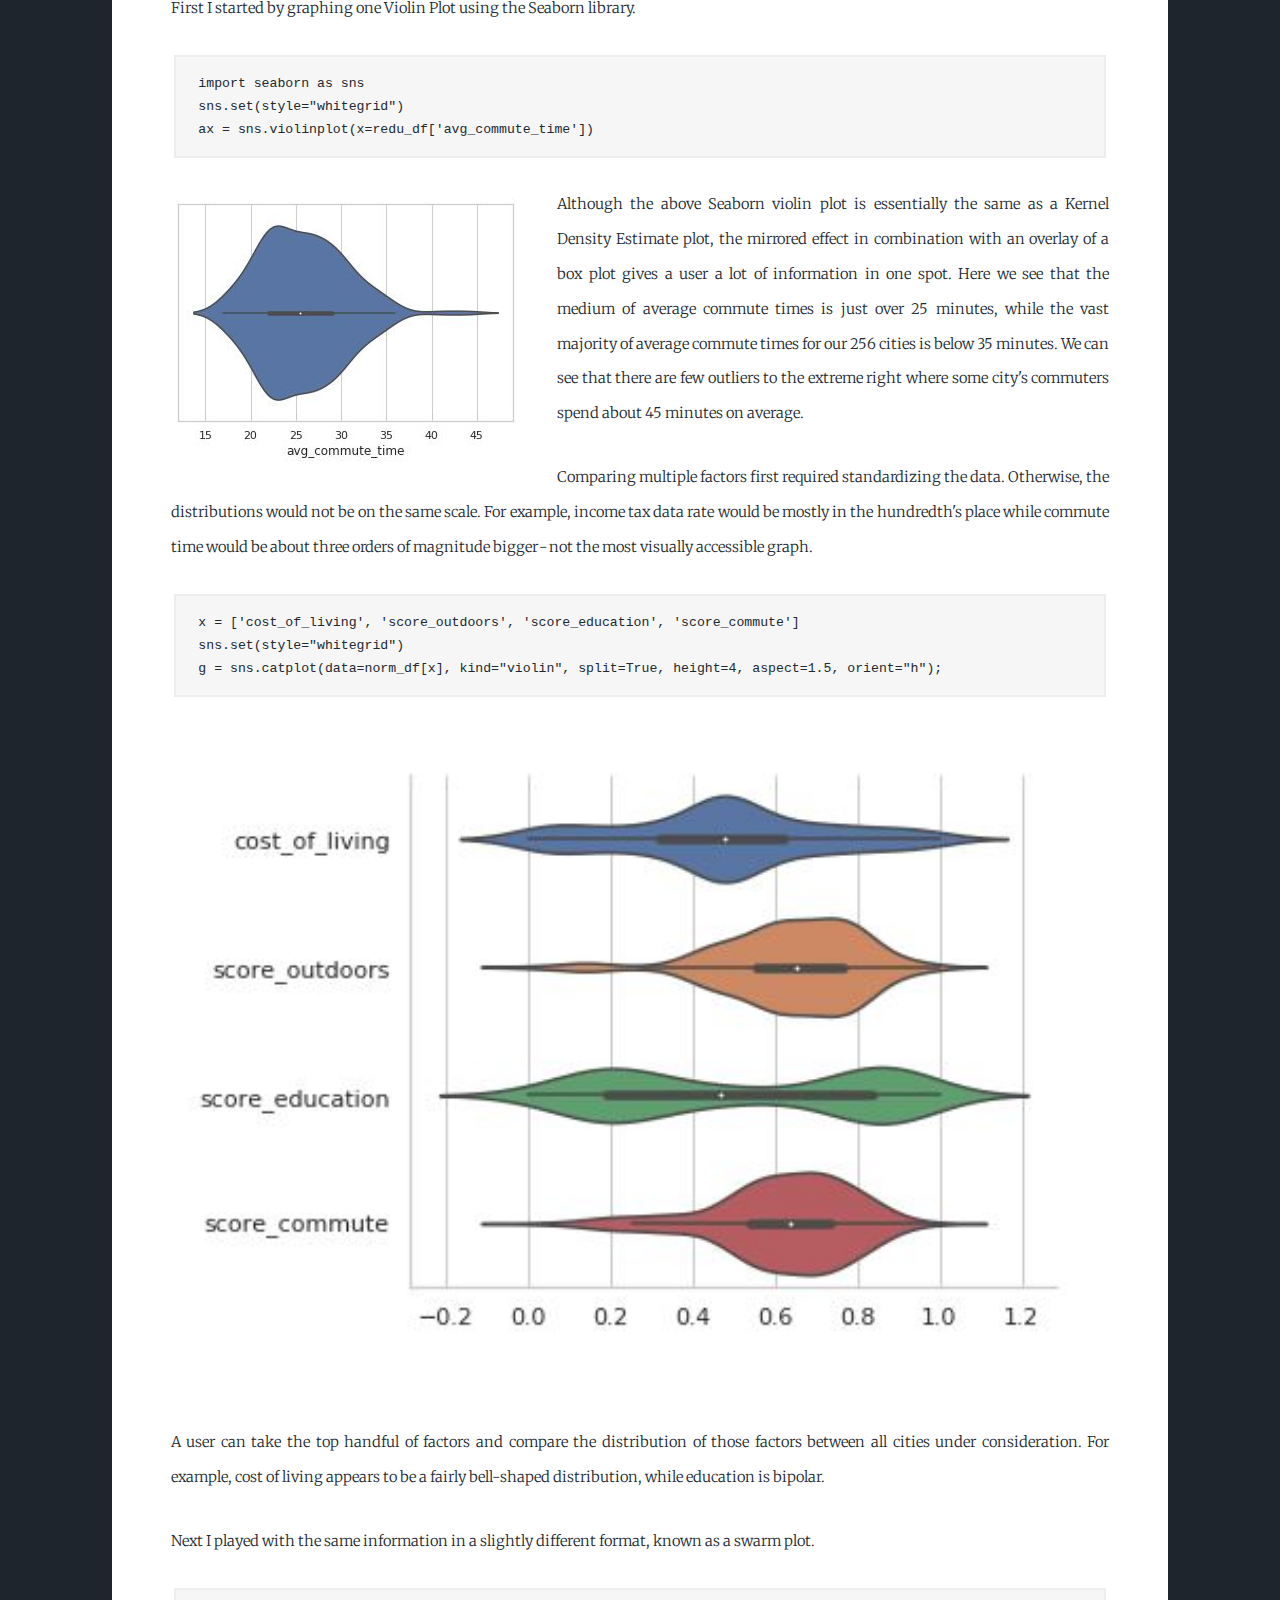
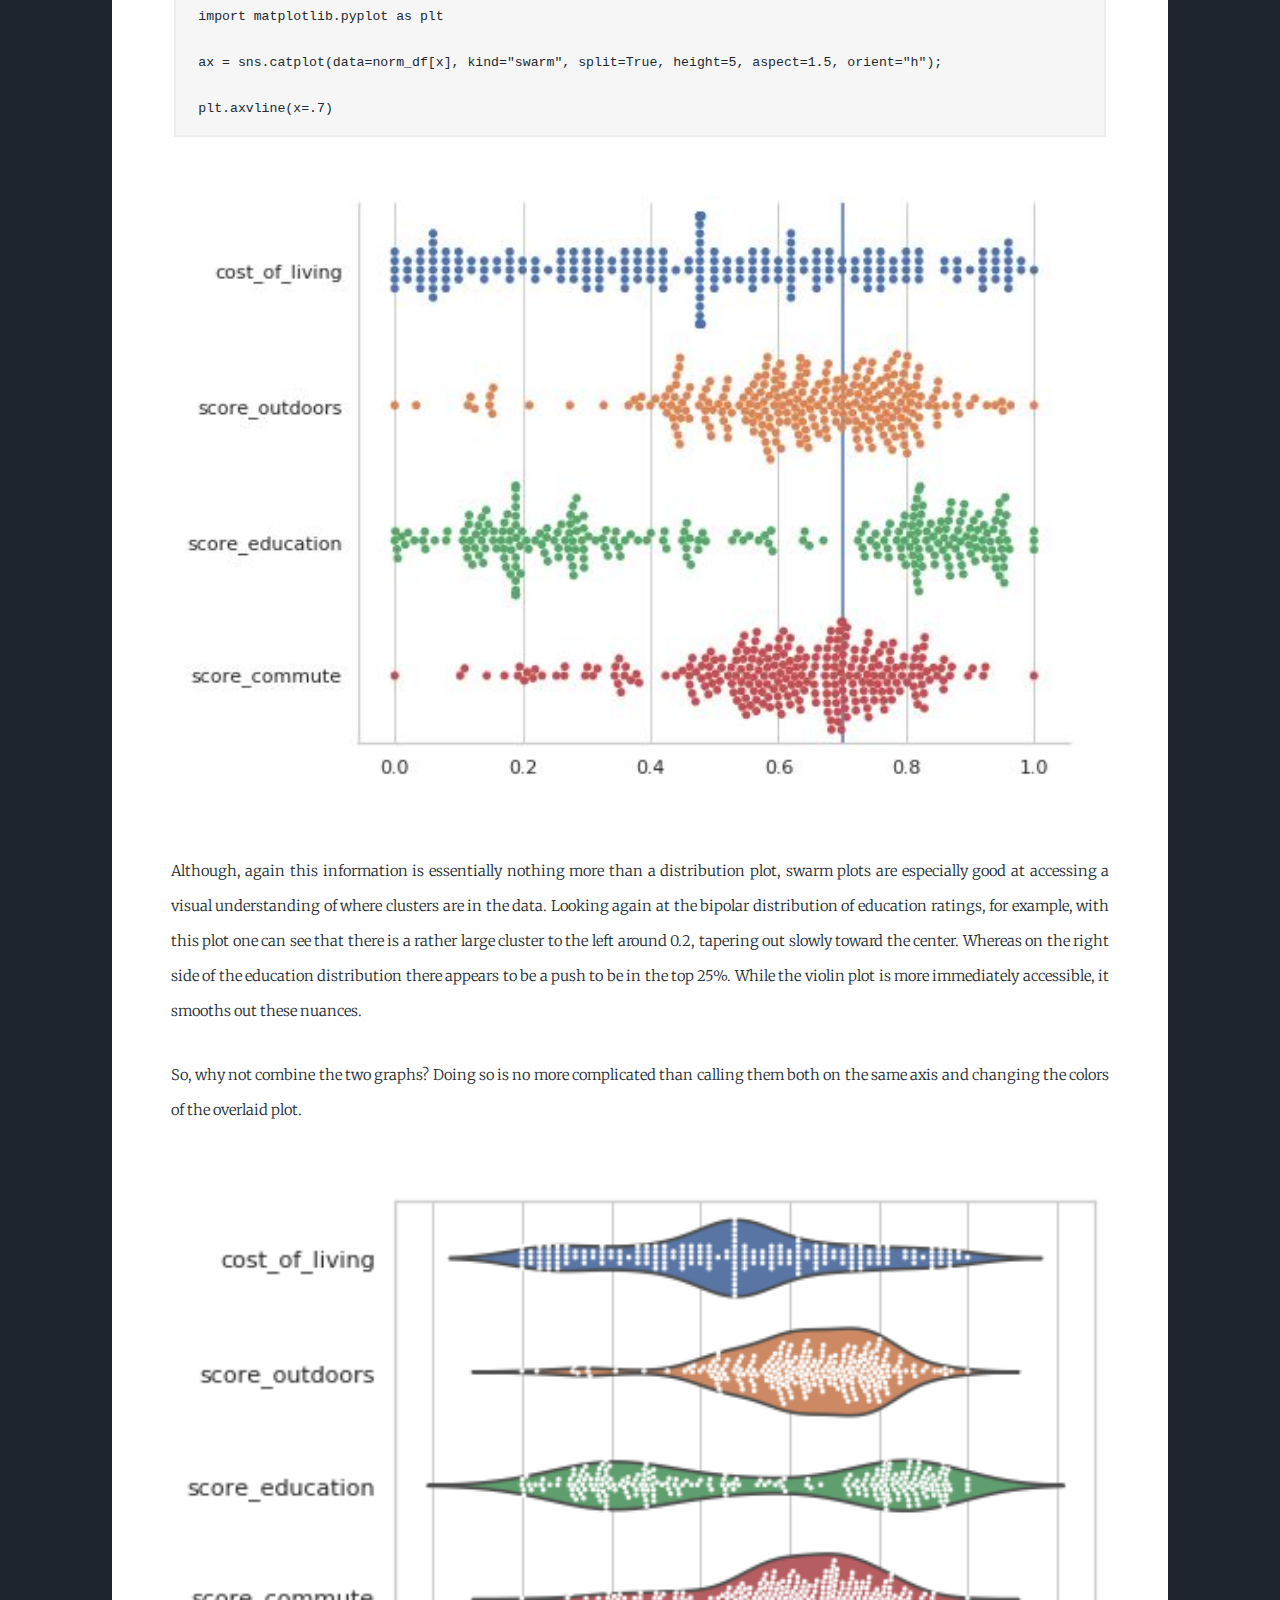
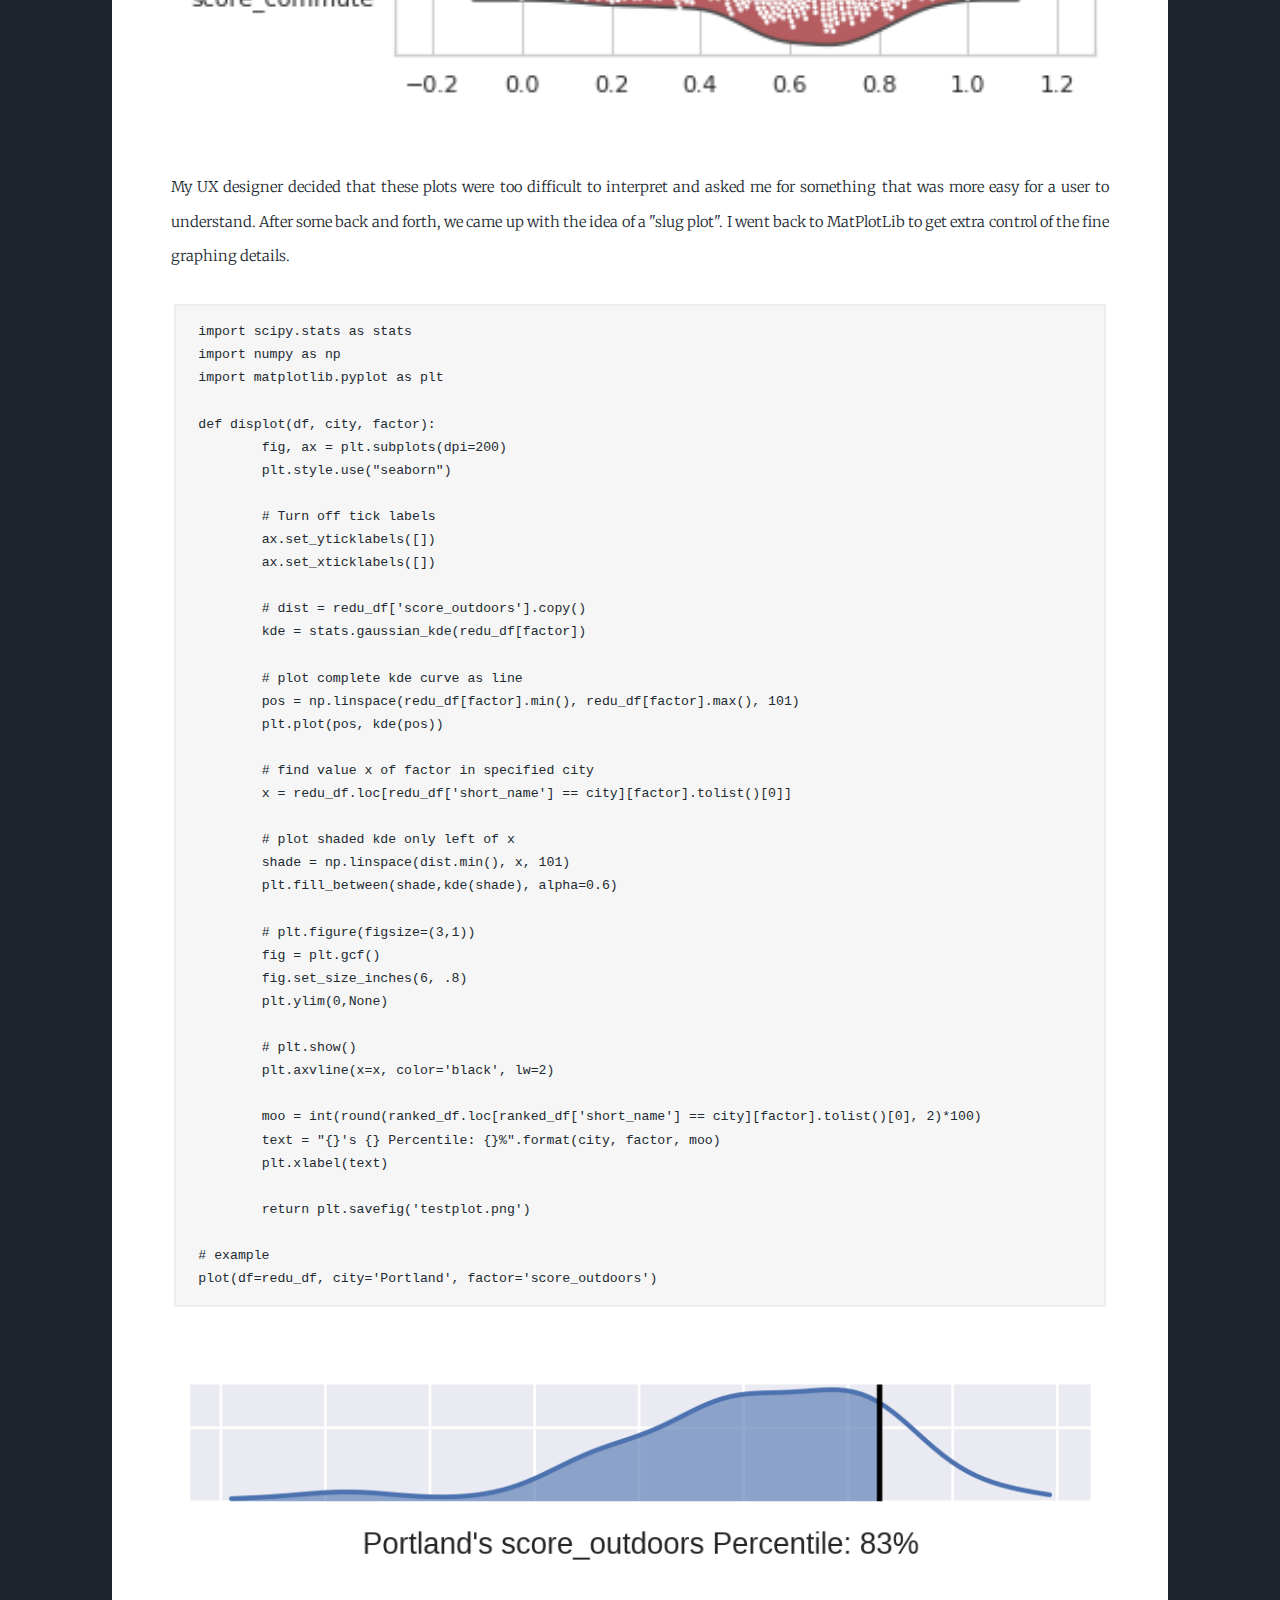
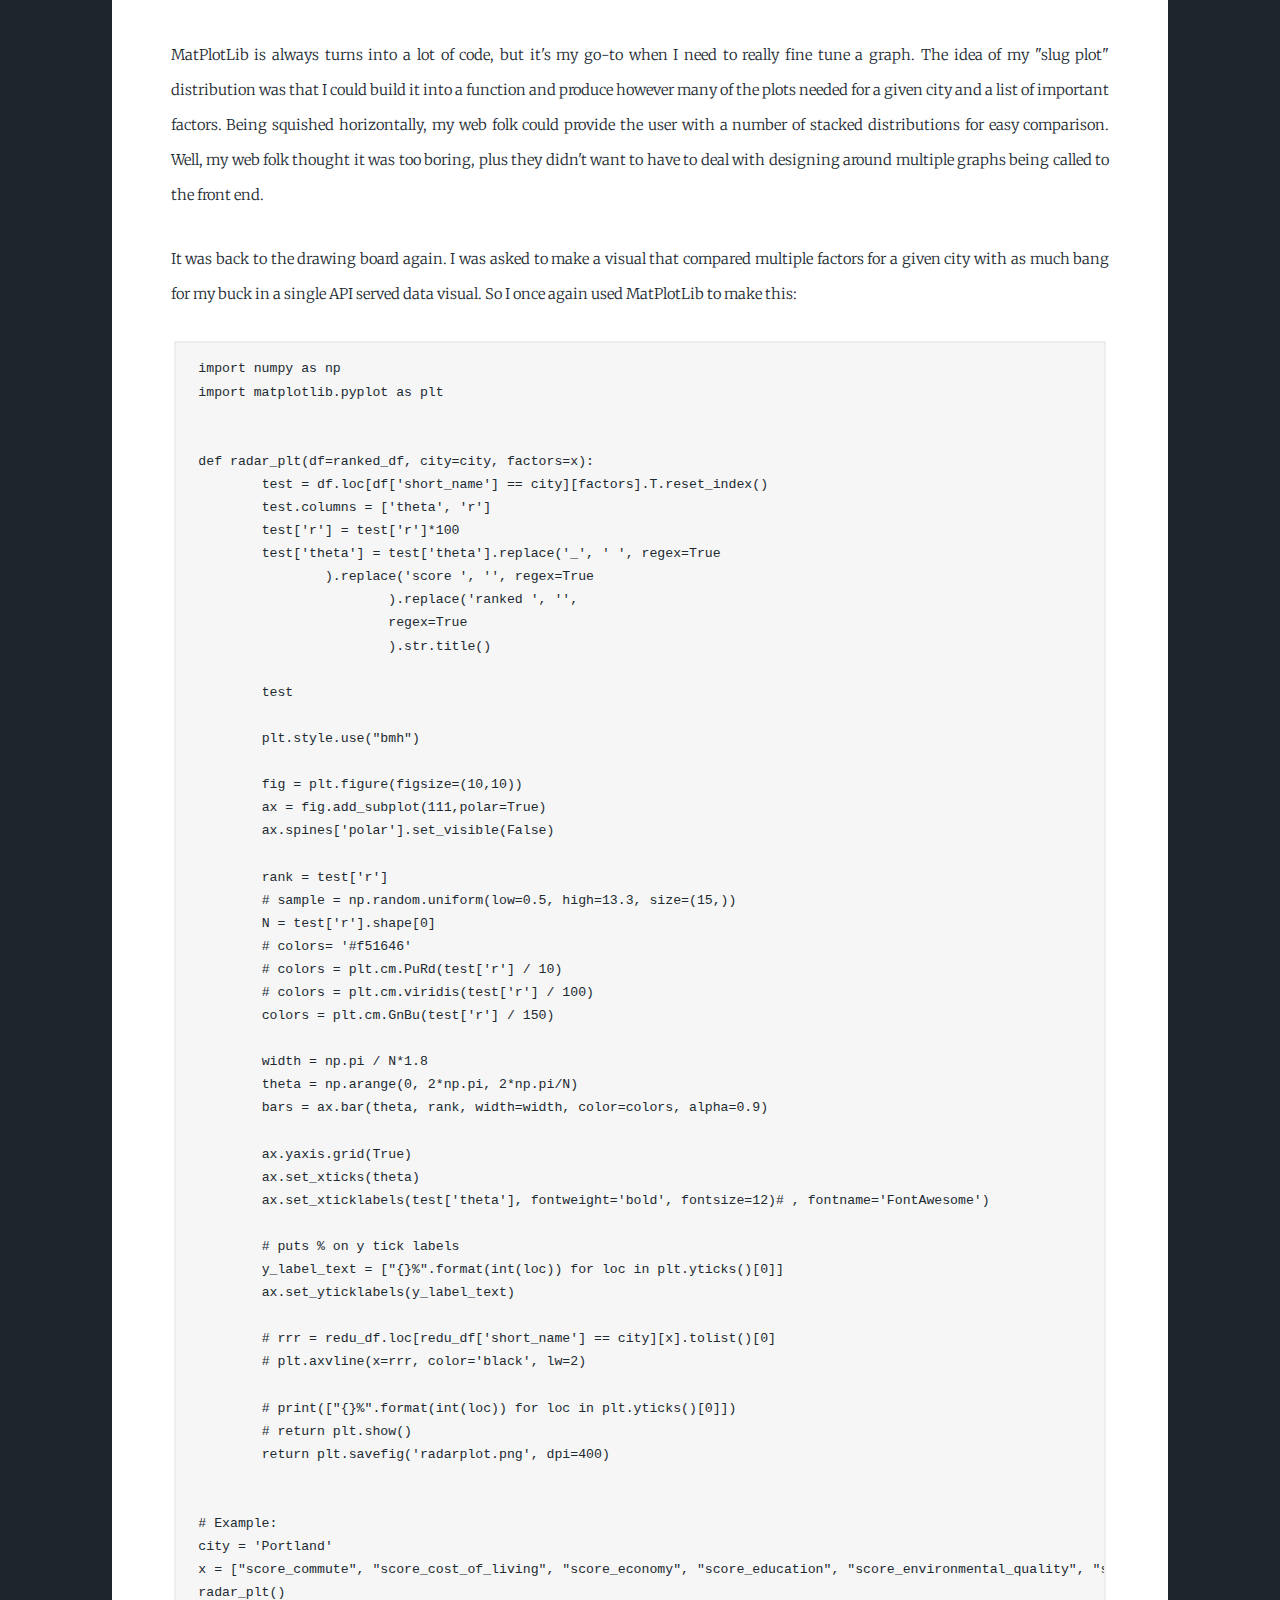
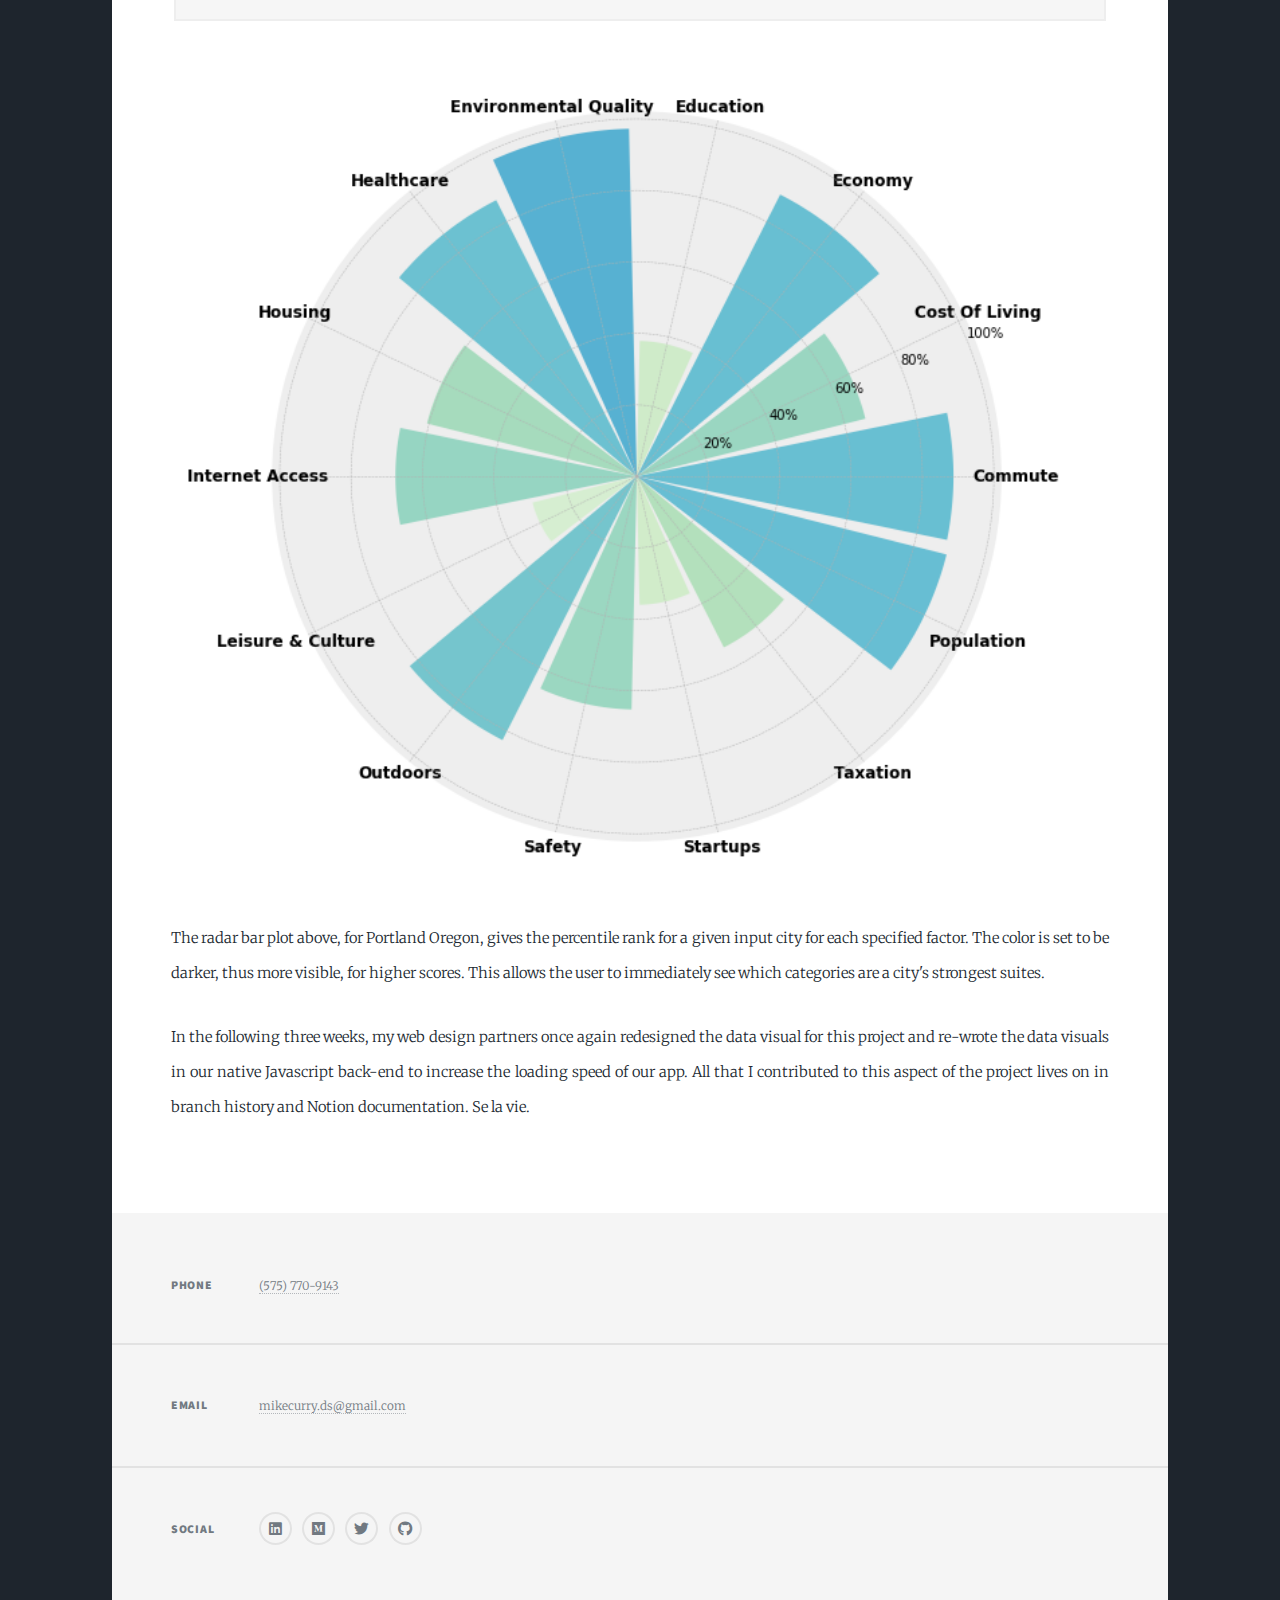
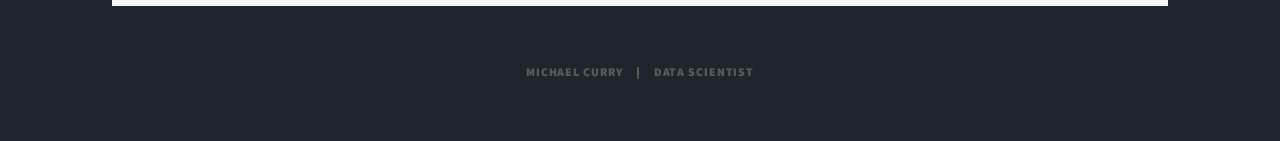
<file: ranker.html>
<!DOCTYPE HTML>
<!--
	Massively by HTML5 UP
	html5up.net | @ajlkn
	Free for personal and commercial use under the CCA 3.0 license (html5up.net/license)
-->
<html>
	<head>
		<title>City Finder App</title>
		<meta charset="utf-8" />
		<meta name="viewport" content="width=device-width, initial-scale=1, user-scalable=no" />
		<link rel="stylesheet" href="assets/css/main.css" />
		<noscript><link rel="stylesheet" href="assets/css/noscript.css" /></noscript>
	</head>
	<body class="is-preload">

		<!-- Wrapper -->
			<div id="wrapper">

				<!-- Header -->
					<header id="header">
						<a href="index.html" class="logo">Main</a>
					</header>

					<nav id="nav">
						<ul class="links">
							<li class="active"><a href="index.html">Projects</a></li>
							<li><a href="about.html">About Me</a></li>
							<li><a href="contact.html">Contact</a></li>
							<li><a target="_blank" href="curry_resume_3_2020.pdf">Resume PDF</a></li>
						</ul>
						<ul class="icons">
							<li><a href="https://www.linkedin.com/in/michael-curry-7ab92118a/" class="icon brands alt fa-linkedin"><span class="label">LinkedIn</span></a></li>
							<li><a href="https://medium.com/@mdcurry1138" class="icon brands alt fa-medium"><span class="label">Medium</span></a></li>
							<li><a href="https://twitter.com/MikeDCurry" class="icon brands alt fa-twitter"><span class="label">Twitter</span></a></li>
							<li><a href="https://github.com/mikedcurry" class="icon brands alt fa-github"><span class="label">GitHub</span></a></li>
						</ul>
					</nav>

				<!-- Main -->
					<div id="main">

						<!-- Post -->
							<section class="post">
								<header class="major">
                                    <h1>Live in the Best Place</h1>
                                    <h4>An App to Rank Cities based upon user selected factors</h4>
								</header>
								<h4>Project Roles and Objectives</h4>
                                <p>This project was put together over the course of eight weeks by a team of 14 
									students with four disciplines - UX, iOS, Full Stack Web, and Data Science. 
									We took two weeks to plan, five weeks to build, and one week to clean 
									our documentation. Aside from myself, there was one other DS member on the team. 
									I did a lot of the initial data cleaning and took on the task of building a model for sorting 
									cities by multiple factors. Later, I also adopted the task of creating data visualizations. My DS partner 
									worked primarily on our Data Science flask API to connect our model to both the iOS and 
									web app teams. I spent most of the five weeks of build-time alternating between 
									Jupyter Notebooks and pair programming with my DS partner to integrate our model 
									into our API.
                                </p>
                                
								<div class="image main"><img src="images\RankerFilter.JPG" alt="" /></div>


								<p>
									After a day of initial data wrangling, I cleaned and reduced the size of our data. 
									We anticipated limitations to our photo hosting and speed while pulling from our 
									app's two independently developed back-ends. Although based upon our initial set of
									data our app could be scaled up to include over 3,000 US cities larger than ten thousand,
									we decided to use a lighter and more manageable data set for short build time.
									Our API would give our web developers access to 189 city features ranging from: 
									crime and safety ratings, economic growth factors, school ratings, diversity, air 
									quality, etc., and cover the largest 256 cities in the US with populations of 100,000
									or more. 
								</p>
								<header>
                                    <h4>First Steps: ranking cities by multiple factors</h4>
                                </header>
								<p>
									The overall goal for the first release cycle was for our model to return a 
									list of top recommendations based upon factors a user selected as important.
									 The hope was to eventually add sliders to each selected feature, to be 
									able to weigh the relative importance of each factor. Even with this relatively 
									tiny data set, even without improving the model, the number of 
									possible ranked lists based exceeds 3*10³⁴⁹; my team needed a live model. 
								</p>
								<p>
									First I created a simple function using pandas manipulations.
								</p>
                                </p>
                                <!-- Preformatted Code -->
								<pre><code># returns df filtered by quantile of factors

def rankify(df, factors, top=10, quant=.75):
	df_copy = df.copy()
	for i in factors:
	   	df_copy = df_copy[df[i] > df_copy[i].quantile(quant)]
		df_copy['score'] = df_copy[factors].mean(axis=1)
		df_copy = df_copy.sort_values('score', ascending=False)
	return df_copy['name'].head(top).tolist()</code></pre>
                                <p>
									For a given input dataframe and  list of factors, the above function takes only the cities that appear in the intersection of the top 25% for each of the factors listed. In other words, a city with a low score in any of the categories listed is axed from the list. From there, a mean is taken across each row to provide a relative score for comparing to other cities, and cities are sorted by the resulting values.                         
								</p>
								<p>
									Although the results from this initial function had some pretty glaring issues, by handing over this minimally viable product to my team, they were able to start working on integrating it into our app, while I improved my model and further cleaned my data.
								</p>
								<header>
                                    <h4>Issues to Resolve</h4>
                                </header>
								<p>
									1. Different factors were on vastly different scales. For example, 
									population might vary on the scale of millions, while economic growth usually  
									varies on partial  percentages. Initially, whichever factor had the biggest numbers had 
									the biggest influence on the overall rank. To begin to fix this, I used a 
									min-max scaler, shrinking values for all factors to a range of zero 
									to one. 
								</p>
								<p>2. While I pushed these slight improvements, another issue occurred to me -
									 distribution. Since distributions were not all skewed in the same direction, 
									comparing the upper quartile of each factor once again resulted in a varied range.
									This time, the model favored factors with a right skew in distribution. I then 
									turned to a robust scaler, that redistributing each quartile, but the results were still
									somewhat biased towards certain initial distributions. 
								</p>

								<!-- Preformatted Code -->
								<pre><code>#Transforming data to compare factors fairly
									
import numpy as np
from sklearn.preprocessing import MinMaxScaler
# from sklearn.preprocessing import StandardScaler
from sklearn.preprocessing import RobustScaler
from sklearn.impute import SimpleImputer

# Instantiate
# scaler = StandardScaler()
mms = MinMaxScaler()
rscaler = RobustScaler()

#Isolate numeric columns
numeric = robust_df.select_dtypes('number')
x = numeric.values

# Impute NaNs with means
imp_mean = SimpleImputer(missing_values=np.nan, strategy='mean')
imp_mean.fit(x)
SimpleImputer(add_indicator=False, copy=True, fill_value=None,
missing_values=np.nan, strategy='mean', verbose=0)
x = imp_mean.transform(x)

# Scale / Normalize / Standardize
# x_scaled = scaler.fit_transform(x)
x_scaled = rscaler.fit_transform(x)
x_scaled = mms.fit_transform(x)
df_temp = pd.DataFrame(x_scaled, columns=numeric.columns, index = robust_df.index)
robust_df[numeric.columns] = df_temp</code></pre>
								<p>
									Even while the scale was made the same between factors, the skew of 
									distribution was widely different from one factor to another. If a 
									factor had a strong right-skew (left leaning) distribution, then the 
									resulting upper quartile had a bigger range than if it were left-skewed. 
									This gave more influence to factors with right-leaning distributions. I had 
									to find a way to create perfectly uniform distributions for each factor. 
								</p>
								<header>
                                    <h4>A simple solution to produce a flat distribution</h4>
                                </header>
								<span class="image left"><img src="images\flat_dist.png" alt="" /></span>

                                <p>
									Finally, it occurred to me that what I was looking for was a flat distribution 
									which could be accomplished much more easily by ranking each factor 
									using pandas own built-in .rank() function. In this way, each factor had scale between
									0 and 1 with each city equally distributed in percentile rank. When plotted, the distribution became 
									square.                
								</p>
								<p>
									By the time I had resolved these issues with data distribution, my Data Science
									partner had developed a rudimentary flask API, deployed it on Heroku, and was serving 
									results from my initial function to the Front End of our Web Dev team. Even while the 
									initial results were nonsensical, the team was able to build around the model until it 
									was improved. Updating the database to improve the results was a seamless push, with a 
									complete separation of our respective concerns. Then when the average was taken across multiple
									factors no bias was given. 
								</p>
								<br>
								<h2>Release Cycle 2: Data Visualization</h2>
								<p>
									After experimenting with color pallets and other package versions of a vertically 
									stacked bar graph, I decided to do something a little more unique with my data 
									visualization. I really like the way violin plots make it easy to compare 
									distributions of a handful of factors all at once.
								</p>
								<p>
									My first iteration was the most simple - a vertically stacked bar chart using Plotly. A user could see,
									for example, that Portland ranks higher than Pittsburgh when combining each selected factor,
									but that the cost of living and economic growth rates are far superior in Pittsburgh.
								</p>
								<p>
									First I started by graphing one Violin Plot using the Seaborn library.
								</p>
								<pre><code>import seaborn as sns
sns.set(style="whitegrid")
ax = sns.violinplot(x=redu_df['avg_commute_time'])</code></pre>
								<span class="image left"><img src="images\violin_plot_1factor.JPG" alt="" /></span>
								<p>
									Although the above Seaborn violin plot is essentially the same as a Kernel Density Estimate 
									plot, the mirrored effect in combination with an overlay of a box 
									plot gives a user a lot of information in one spot. Here we see 
									that the medium of average commute times is just over 25 minutes,
									 while the vast majority of average commute times for our 256 cities
									  is below 35 minutes. We can see that there are few outliers to the 
									  extreme right where some city's commuters spend about 45 minutes
									   on average.
								</p>
								<p>
									Comparing multiple factors first required standardizing the data. Otherwise, the 
									distributions would not be on the same scale. For example, income 
									tax data rate would be mostly in the hundredth's place while commute
									 time would be about three orders of magnitude bigger - not the 
									 most visually accessible graph.
								</p>
								<pre><code>x = ['cost_of_living', 'score_outdoors', 'score_education', 'score_commute']
sns.set(style="whitegrid")
g = sns.catplot(data=norm_df[x], kind="violin", split=True, height=4, aspect=1.5, orient="h");</code></pre>
								<span class="image main"><img src="images\violin_multiple.JPG" alt="" /></span>
								<p>
									A user can take the top handful of factors and compare the distribution of those 
									factors between all cities under consideration. For example, cost of living 
									appears to be a fairly bell-shaped distribution, while education is bipolar.
								</p>
								<p>
									Next I played with the same information in a slightly different format, 
									known as a swarm plot.
								</p>
								<pre><code>import matplotlib.pyplot as plt

ax = sns.catplot(data=norm_df[x], kind="swarm", split=True, height=5, aspect=1.5, orient="h");

plt.axvline(x=.7)</code></pre>
								<span class="image main"><img src="images\swarm_plot_multiple.JPG" alt="" /></span>
								<p>
									Although, again this information is essentially nothing more than a distribution 
									plot, swarm plots are especially good at accessing a visual understanding 
									of where clusters are in the data. Looking again at the bipolar distribution 
									of education ratings, for example, with this plot one can see that there is a 
									rather large cluster to the left around 0.2, tapering out slowly toward the
									 center. Whereas on the right side of the education distribution there appears
									  to be a push to be in the top 25%. While the violin plot is more immediately
									   accessible, it smooths out these nuances.
								</p>
								<p>
									So, why not combine the two graphs? Doing so is no more complicated than 
									calling them both on the same axis and changing the colors of the overlaid
									 plot.
								</p>
								<span class="image main"><img src="images\swarm_violin.png" alt="" /></span>
								<p>
									My UX designer decided that these plots were too difficult to interpret and 
									asked me for something that was more easy for a user to understand. After some 
									back and forth, we came up with the idea of a "slug plot". I went back to 
									MatPlotLib to get extra control of the fine graphing details.
								</p>
								<pre><code>import scipy.stats as stats
import numpy as np
import matplotlib.pyplot as plt

def displot(df, city, factor):
	fig, ax = plt.subplots(dpi=200)
	plt.style.use("seaborn")

	# Turn off tick labels
	ax.set_yticklabels([])
	ax.set_xticklabels([])

	# dist = redu_df['score_outdoors'].copy()
	kde = stats.gaussian_kde(redu_df[factor])

	# plot complete kde curve as line
	pos = np.linspace(redu_df[factor].min(), redu_df[factor].max(), 101)
	plt.plot(pos, kde(pos))

	# find value x of factor in specified city
	x = redu_df.loc[redu_df['short_name'] == city][factor].tolist()[0]]

	# plot shaded kde only left of x
	shade = np.linspace(dist.min(), x, 101)
	plt.fill_between(shade,kde(shade), alpha=0.6)

	# plt.figure(figsize=(3,1))
	fig = plt.gcf()
	fig.set_size_inches(6, .8)
	plt.ylim(0,None)

	# plt.show()
	plt.axvline(x=x, color='black', lw=2)

	moo = int(round(ranked_df.loc[ranked_df['short_name'] == city][factor].tolist()[0], 2)*100)
	text = "{}'s {} Percentile: {}%".format(city, factor, moo)        
	plt.xlabel(text)

	return plt.savefig('testplot.png')

# example
plot(df=redu_df, city='Portland', factor='score_outdoors')</code></pre>
								<span class="image main"><img src="images\slug_plot.png" alt="" /></span>
								<p>
									MatPlotLib is always turns into a lot of code, but it's my 
									go-to when I need to really fine tune a graph. The idea of my "slug plot" 
									distribution was that I could build it into a function and produce however
									 many of the plots needed for a given city and a list of important factors. 
									 Being squished horizontally, my web folk could provide the user with a number
									  of stacked distributions for easy comparison. Well, my web folk thought it 
									  was too boring, plus they didn't want to have to deal with designing around 
									  multiple graphs being called to the front end.
								</p>
								<p>
									It was back to the drawing board again. I was asked to make a visual that compared
									 multiple factors for a given city with as much bang for my buck in a single 
									 API served data visual. So I once again used MatPlotLib to make this:
								</p>
								<pre><code>import numpy as np
import matplotlib.pyplot as plt


def radar_plt(df=ranked_df, city=city, factors=x):
	test = df.loc[df['short_name'] == city][factors].T.reset_index()
	test.columns = ['theta', 'r']
	test['r'] = test['r']*100
	test['theta'] = test['theta'].replace('_', ' ', regex=True
		).replace('score ', '', regex=True
			).replace('ranked ', '',
			regex=True
			).str.title()

	test

	plt.style.use("bmh")

	fig = plt.figure(figsize=(10,10))
	ax = fig.add_subplot(111,polar=True)
	ax.spines['polar'].set_visible(False)

	rank = test['r']
	# sample = np.random.uniform(low=0.5, high=13.3, size=(15,))
	N = test['r'].shape[0]
	# colors= '#f51646'
	# colors = plt.cm.PuRd(test['r'] / 10)
	# colors = plt.cm.viridis(test['r'] / 100)
	colors = plt.cm.GnBu(test['r'] / 150)

	width = np.pi / N*1.8
	theta = np.arange(0, 2*np.pi, 2*np.pi/N)
	bars = ax.bar(theta, rank, width=width, color=colors, alpha=0.9)

	ax.yaxis.grid(True)
	ax.set_xticks(theta)
	ax.set_xticklabels(test['theta'], fontweight='bold', fontsize=12)# , fontname='FontAwesome')
	
	# puts % on y tick labels
	y_label_text = ["{}%".format(int(loc)) for loc in plt.yticks()[0]]
	ax.set_yticklabels(y_label_text)
	
	# rrr = redu_df.loc[redu_df['short_name'] == city][x].tolist()[0]
	# plt.axvline(x=rrr, color='black', lw=2)
	
	# print(["{}%".format(int(loc)) for loc in plt.yticks()[0]])
	# return plt.show()
	return plt.savefig('radarplot.png', dpi=400)


# Example:
city = 'Portland'
x = ["score_commute", "score_cost_of_living", "score_economy", "score_education", "score_environmental_quality", "score_healthcare", "score_housing", "score_internet_access", "score_leisure_&_culture", "score_outdoors", "score_safety", "score_startups", "score_taxation", "ranked_population"]
radar_plt()</code></pre>
								<span class="image main"><img src="images\radial_bargraph.png" alt="" /></span>
								<p>
									The radar bar plot above, for Portland Oregon, gives the 
									percentile rank for a given input city for each specified factor. 
									The color is set to be darker, thus more visible, for higher scores. 
									This allows the user to immediately see which categories are a city's 
									strongest suites.
								</p>
								<p>
									In the following three weeks, my web design partners once again 
									redesigned the data visual for this project and re-wrote the data visuals in our native Javascript 
									back-end to increase the loading speed of our app. All that I 
									contributed to this aspect of the project lives on in branch history and Notion documentation.
									Se la vie.
								</p>

							</section>

					</div>

				<!-- Footer -->
				<footer id="footer">
					<section class="split contact">
						<section>
							<h3>Phone</h3>
							<p><a href="tel:+15757709143">(575) 770-9143</a></p>
						</section>
						<section>
							<h3>Email</h3>
							<p><a href="#">mikecurry.ds@gmail.com</a></p>
						</section>
						<section>
							<h3>Social</h3>
							<ul class="icons alt">
								<li><a href="https://www.linkedin.com/in/michael-curry-7ab92118a/" class="icon brands alt fa-linkedin"><span class="label">LinkedIn</span></a></li>
								<li><a href="https://medium.com/@mdcurry1138" class="icon brands alt fa-medium"><span class="label">Medium</span></a></li>
								<li><a href="https://twitter.com/MikeDCurry" class="icon brands alt fa-twitter"><span class="label">Twitter</span></a></li>
								<li><a href="https://github.com/mikedcurry" class="icon brands alt fa-github"><span class="label">GitHub</span></a></li>
							</ul>
						</section>
				</section>
			</footer>

		<!-- Copyright -->
			<div id="copyright">
				<ul><li>Michael Curry</li><li>Data Scientist</li></ul>
			</div>

		<!-- Scripts -->
			<script src="assets/js/jquery.min.js"></script>
			<script src="assets/js/jquery.scrollex.min.js"></script>
			<script src="assets/js/jquery.scrolly.min.js"></script>
			<script src="assets/js/browser.min.js"></script>
			<script src="assets/js/breakpoints.min.js"></script>
			<script src="assets/js/util.js"></script>
			<script src="assets/js/main.js"></script>

	</body>
</html>
</file>
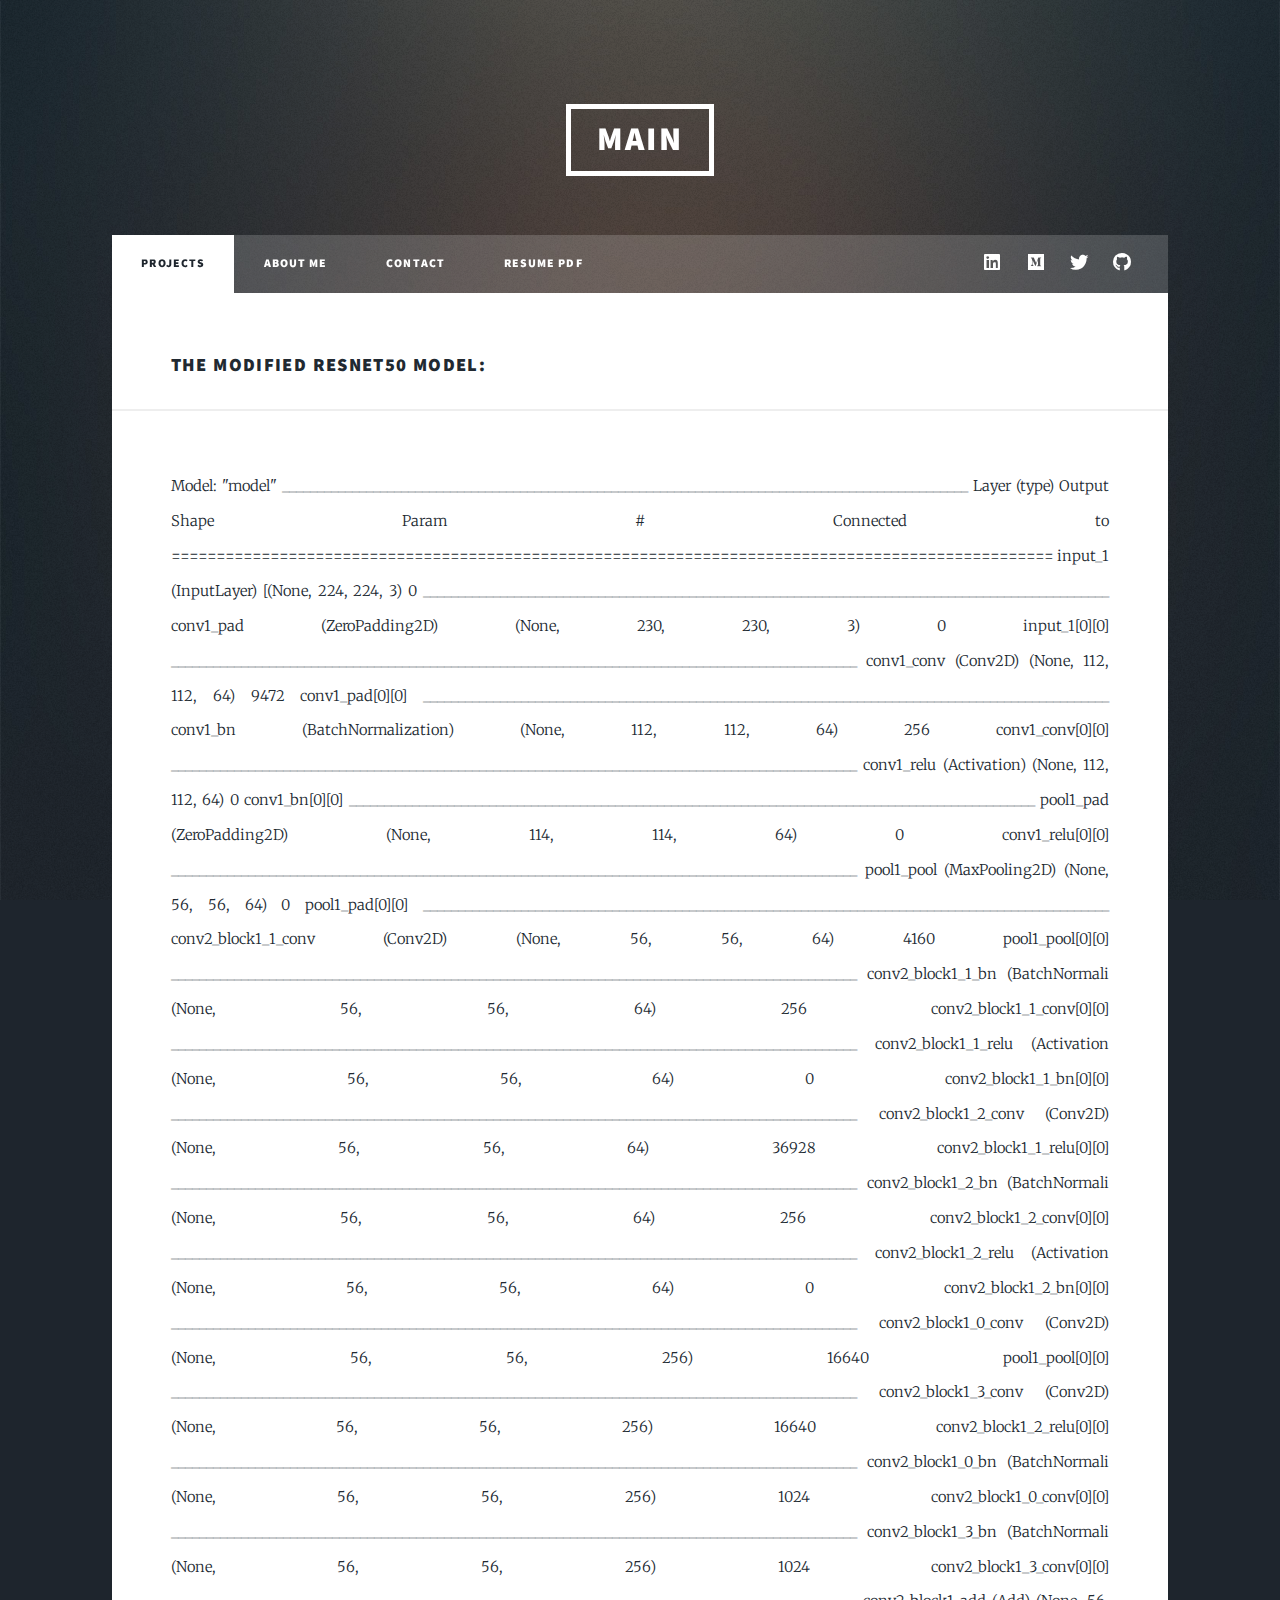
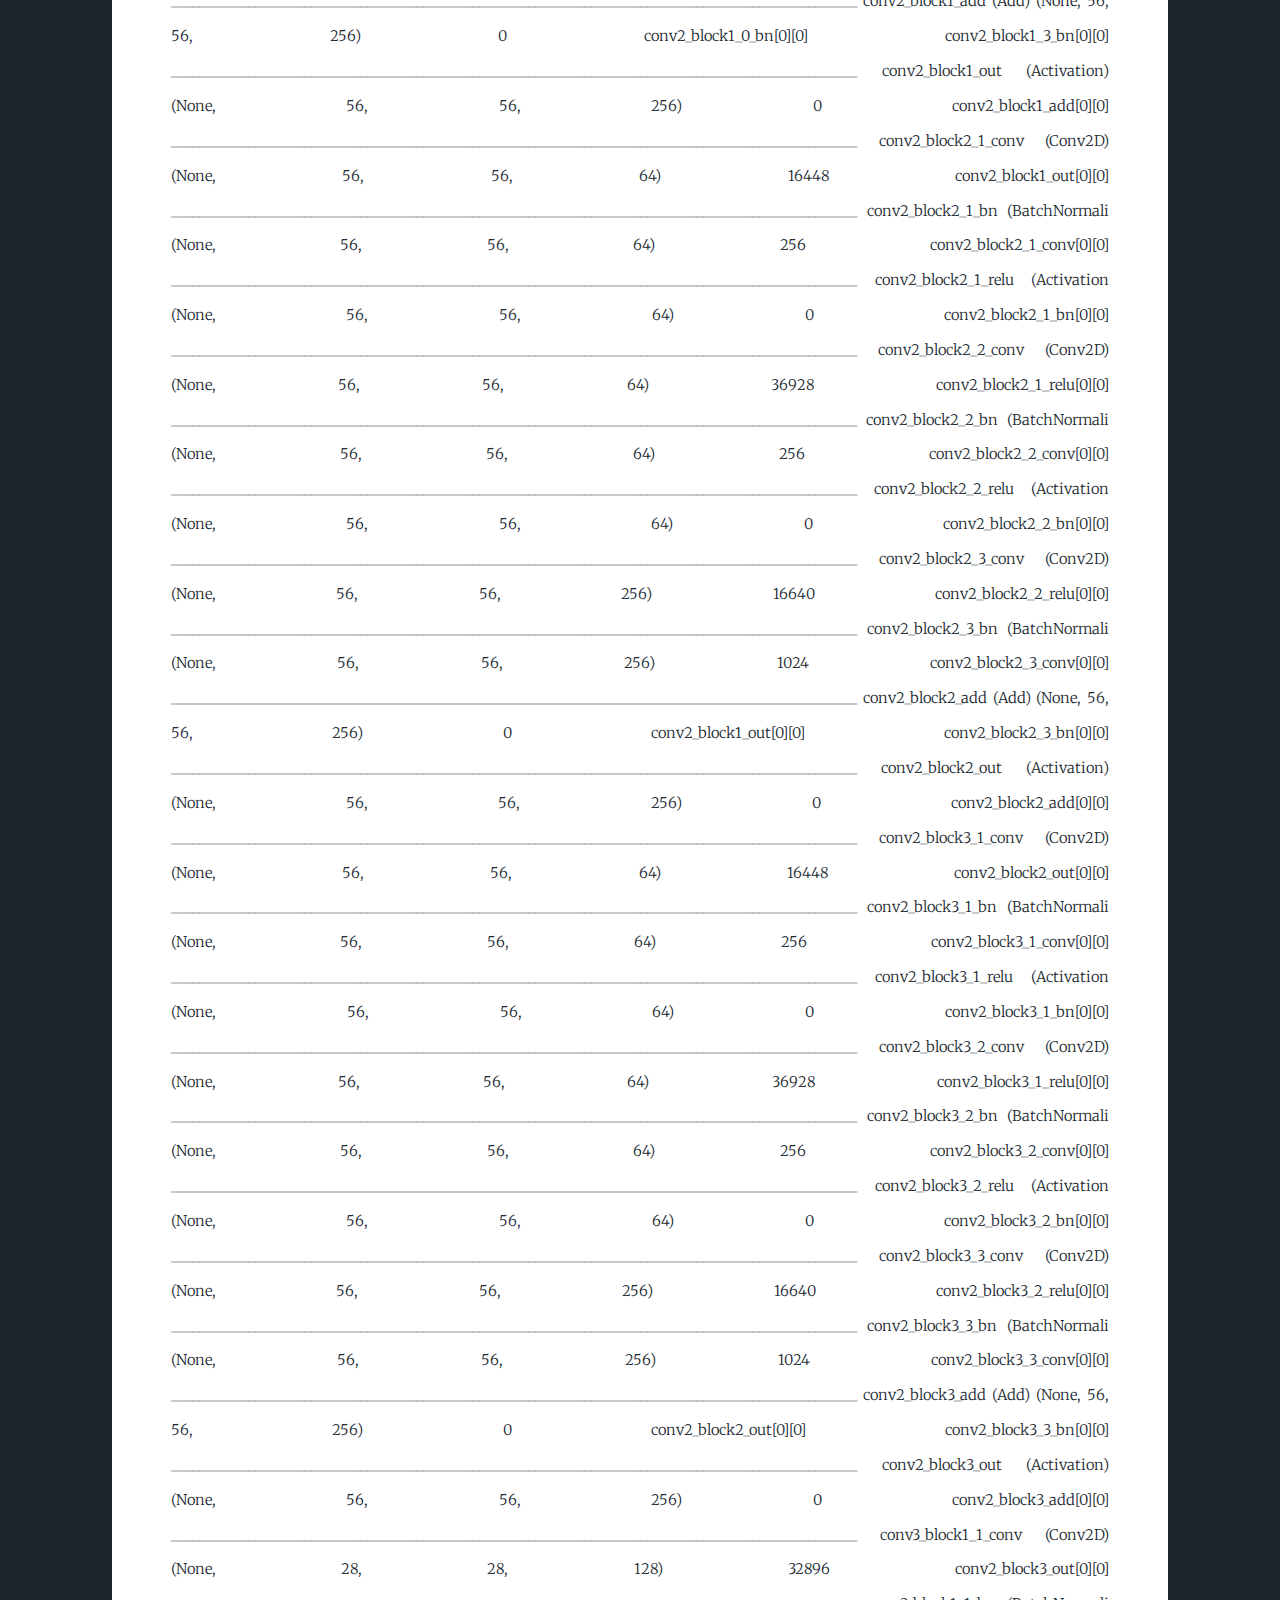
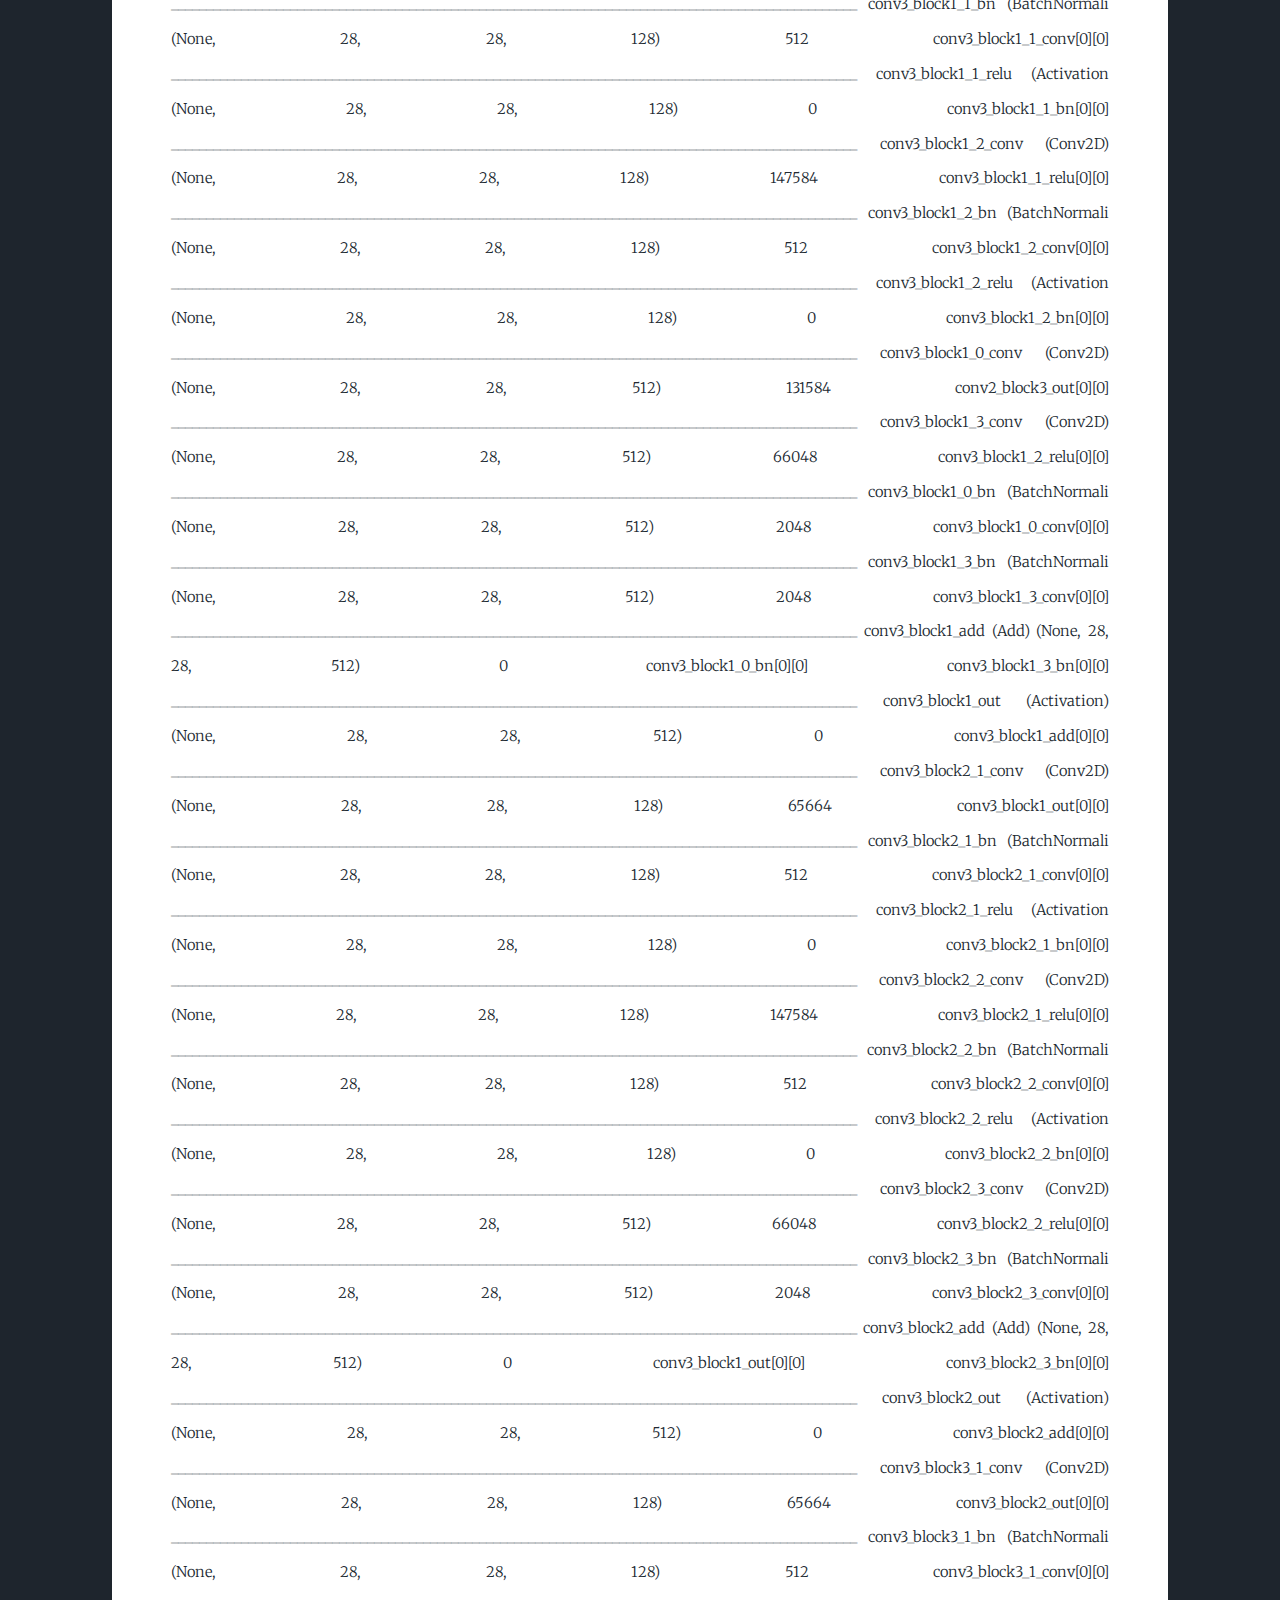
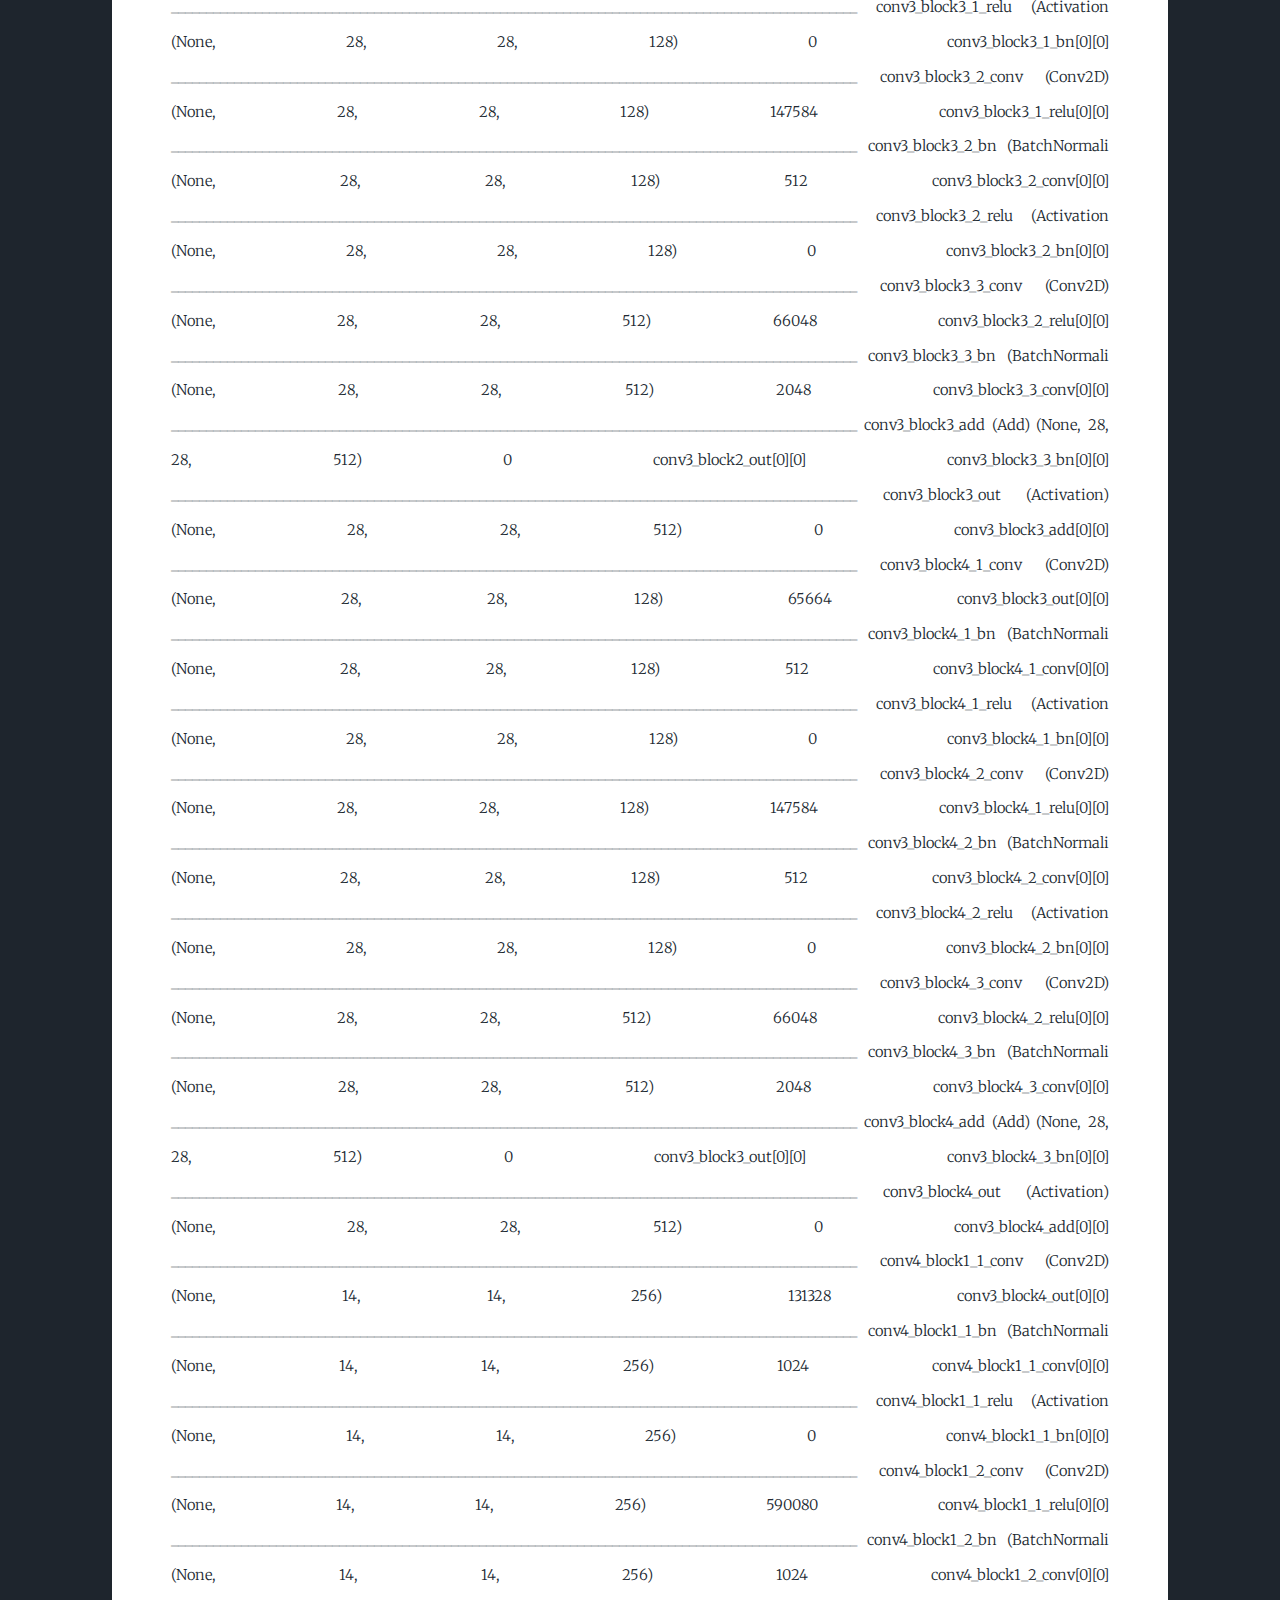
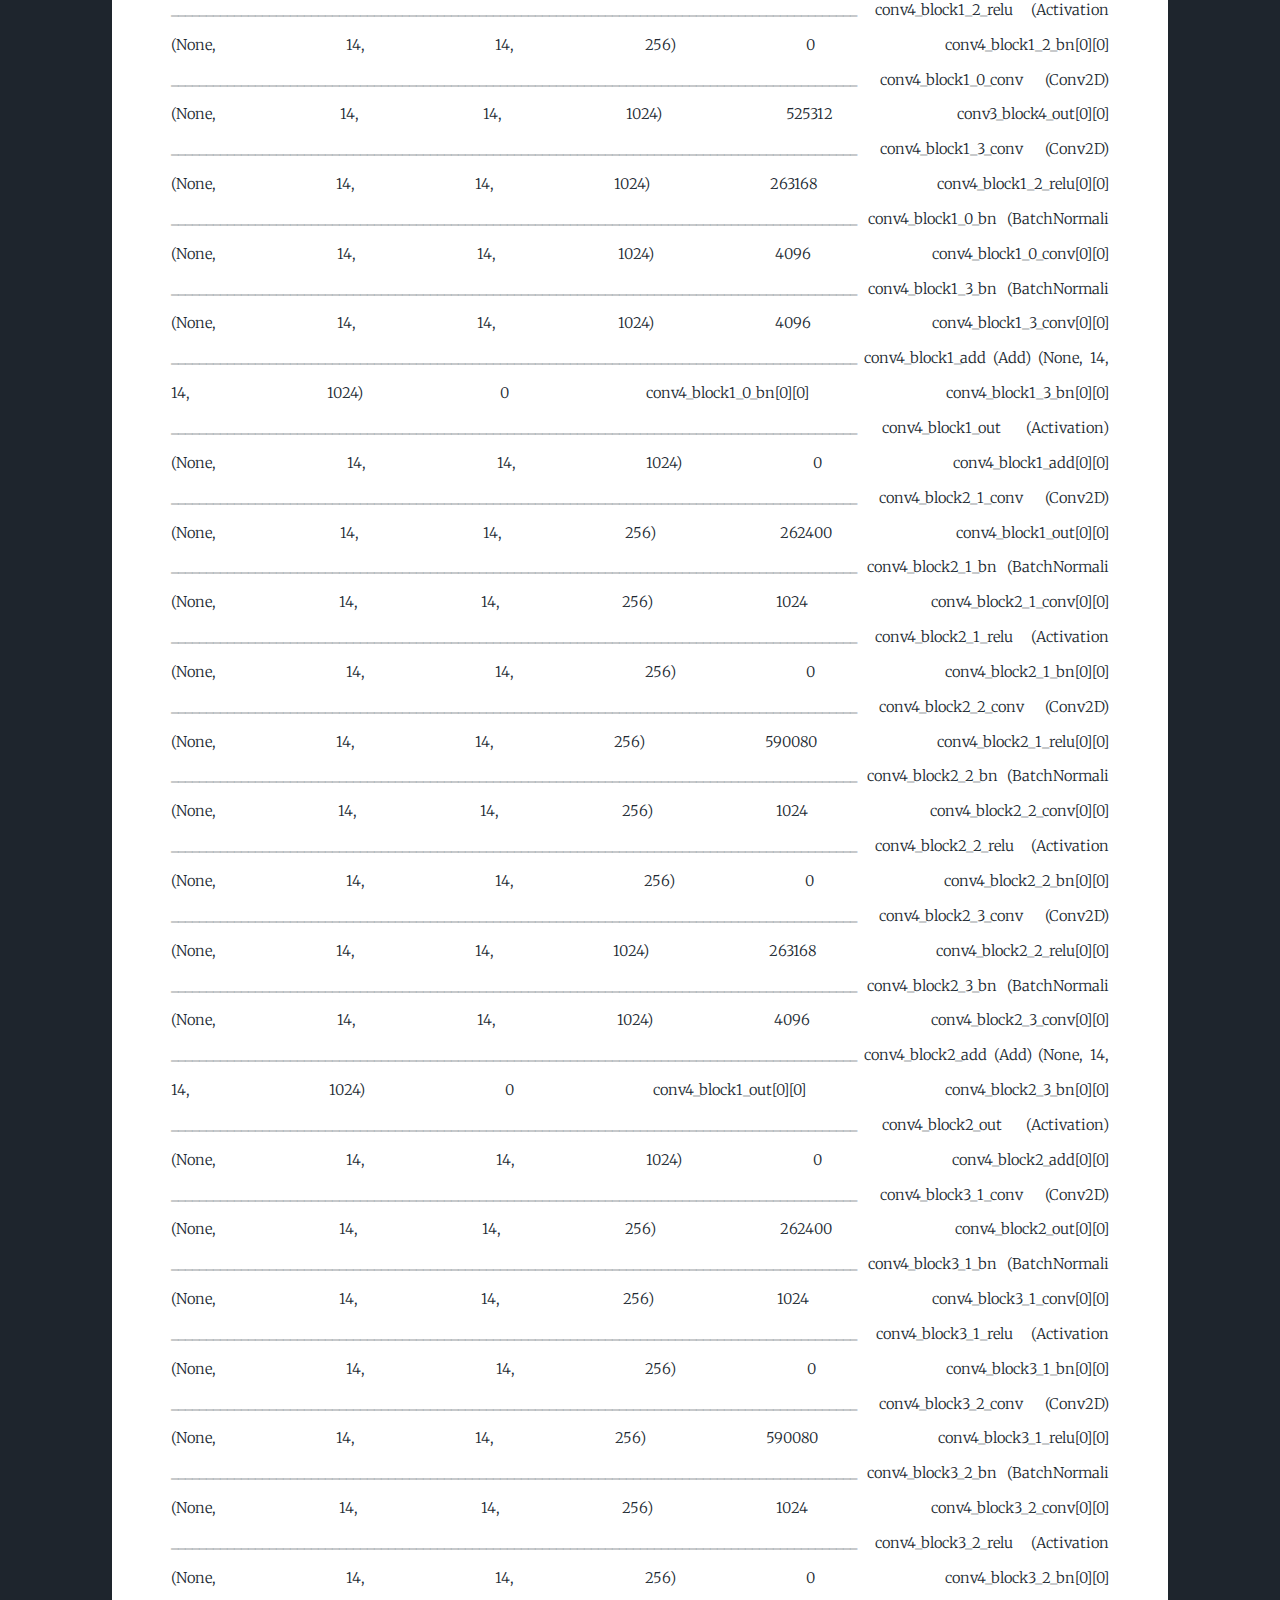
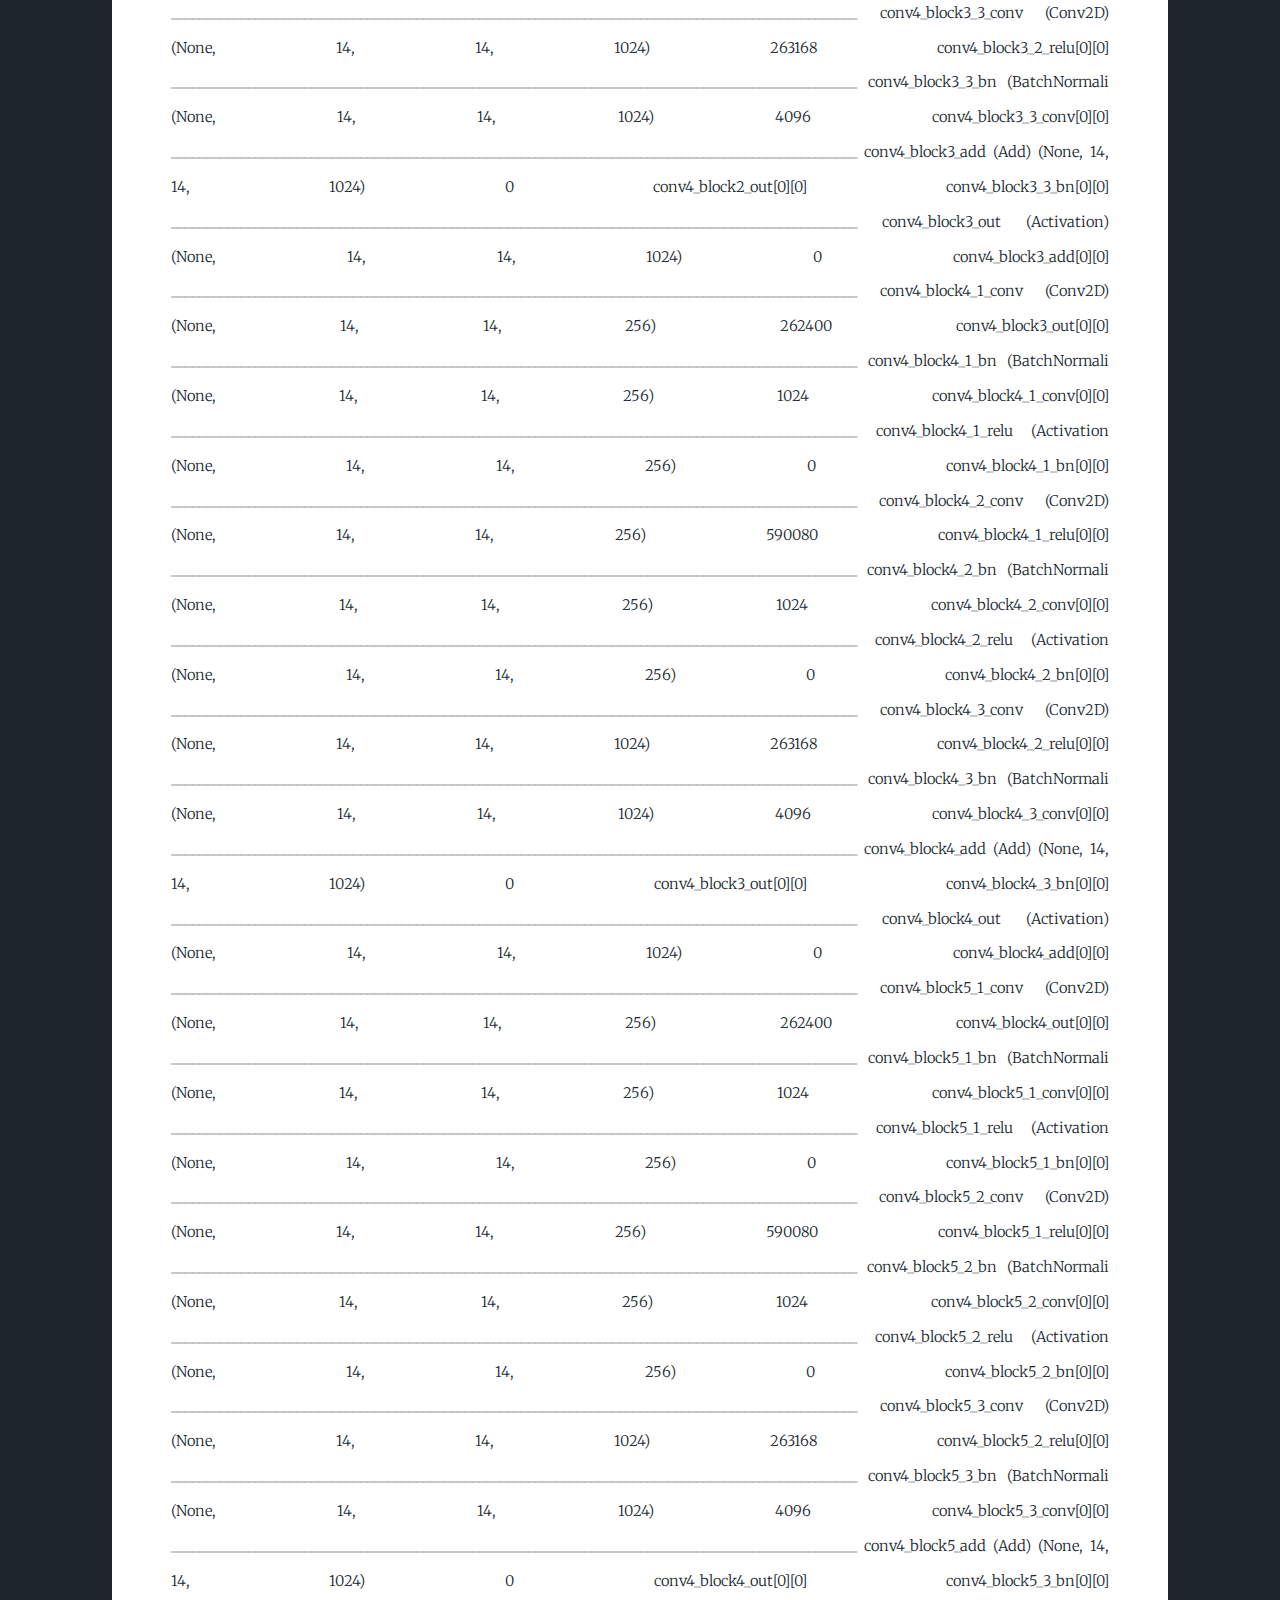
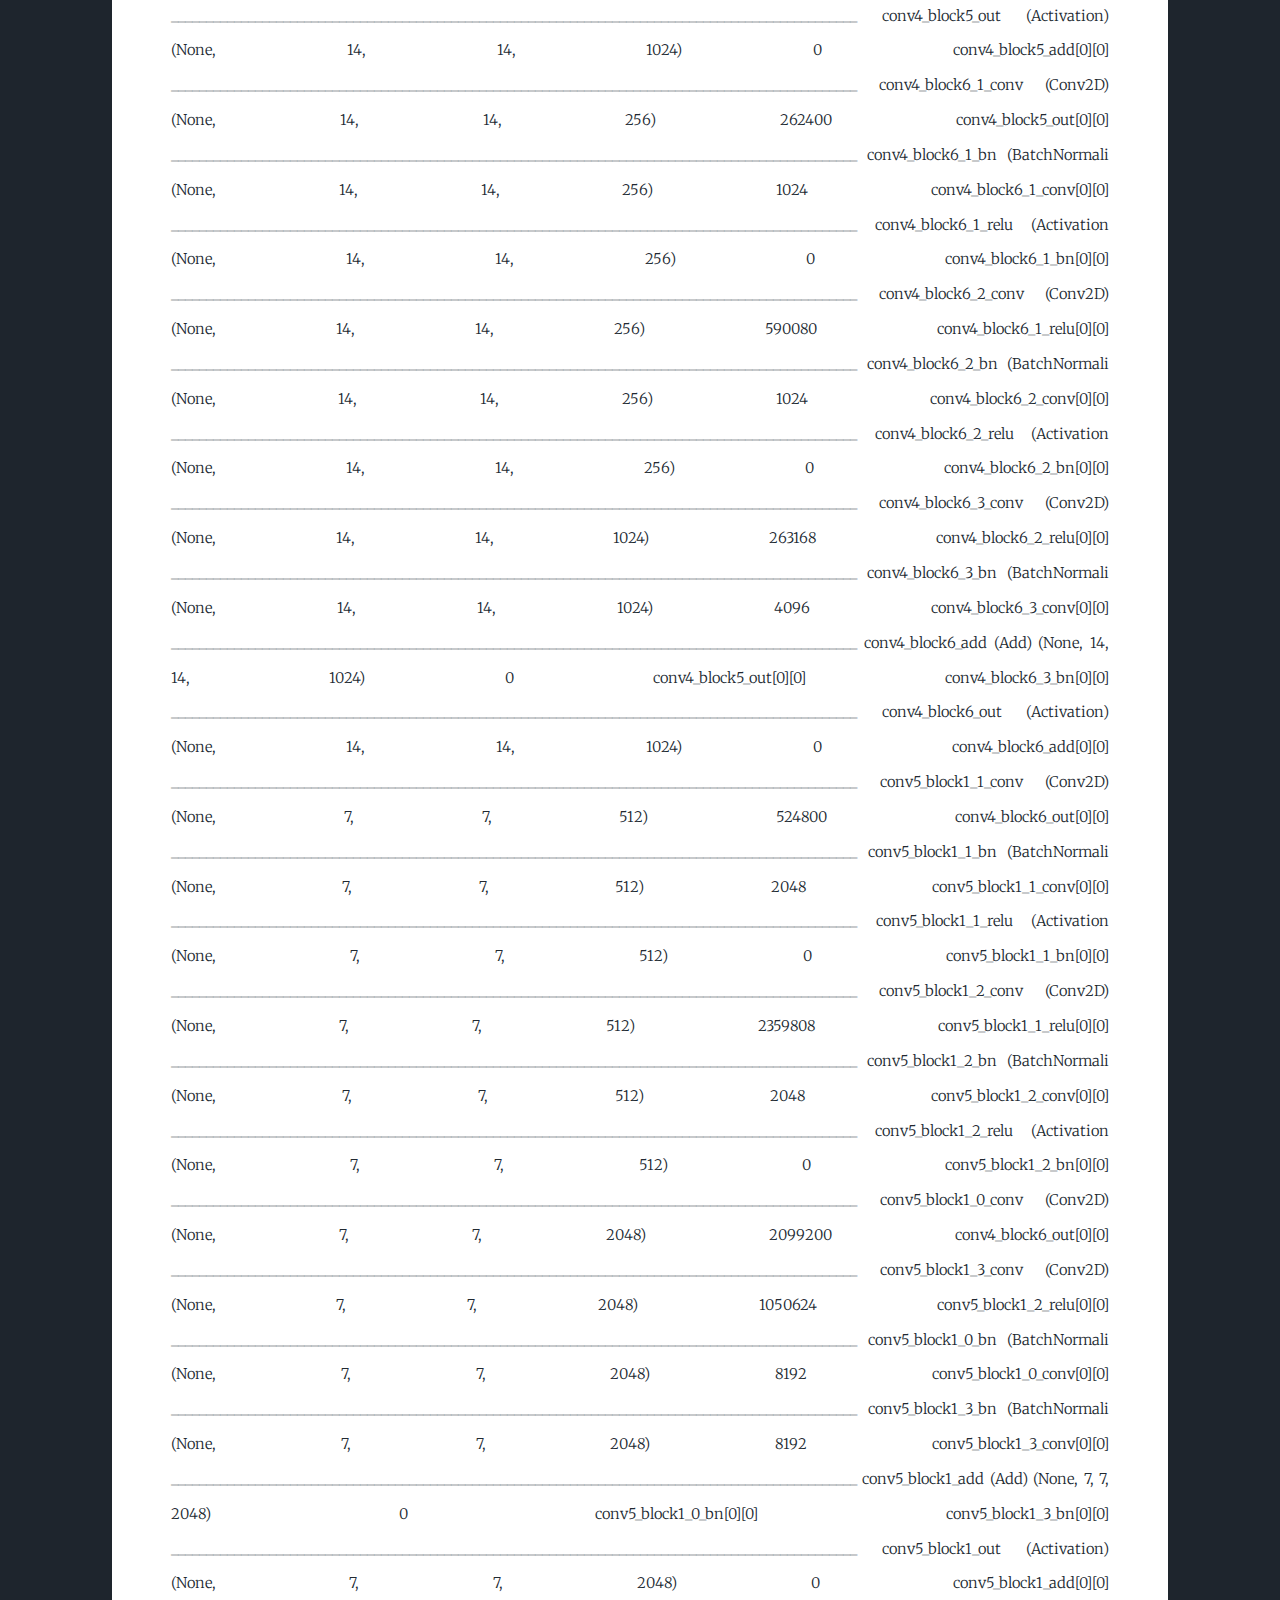
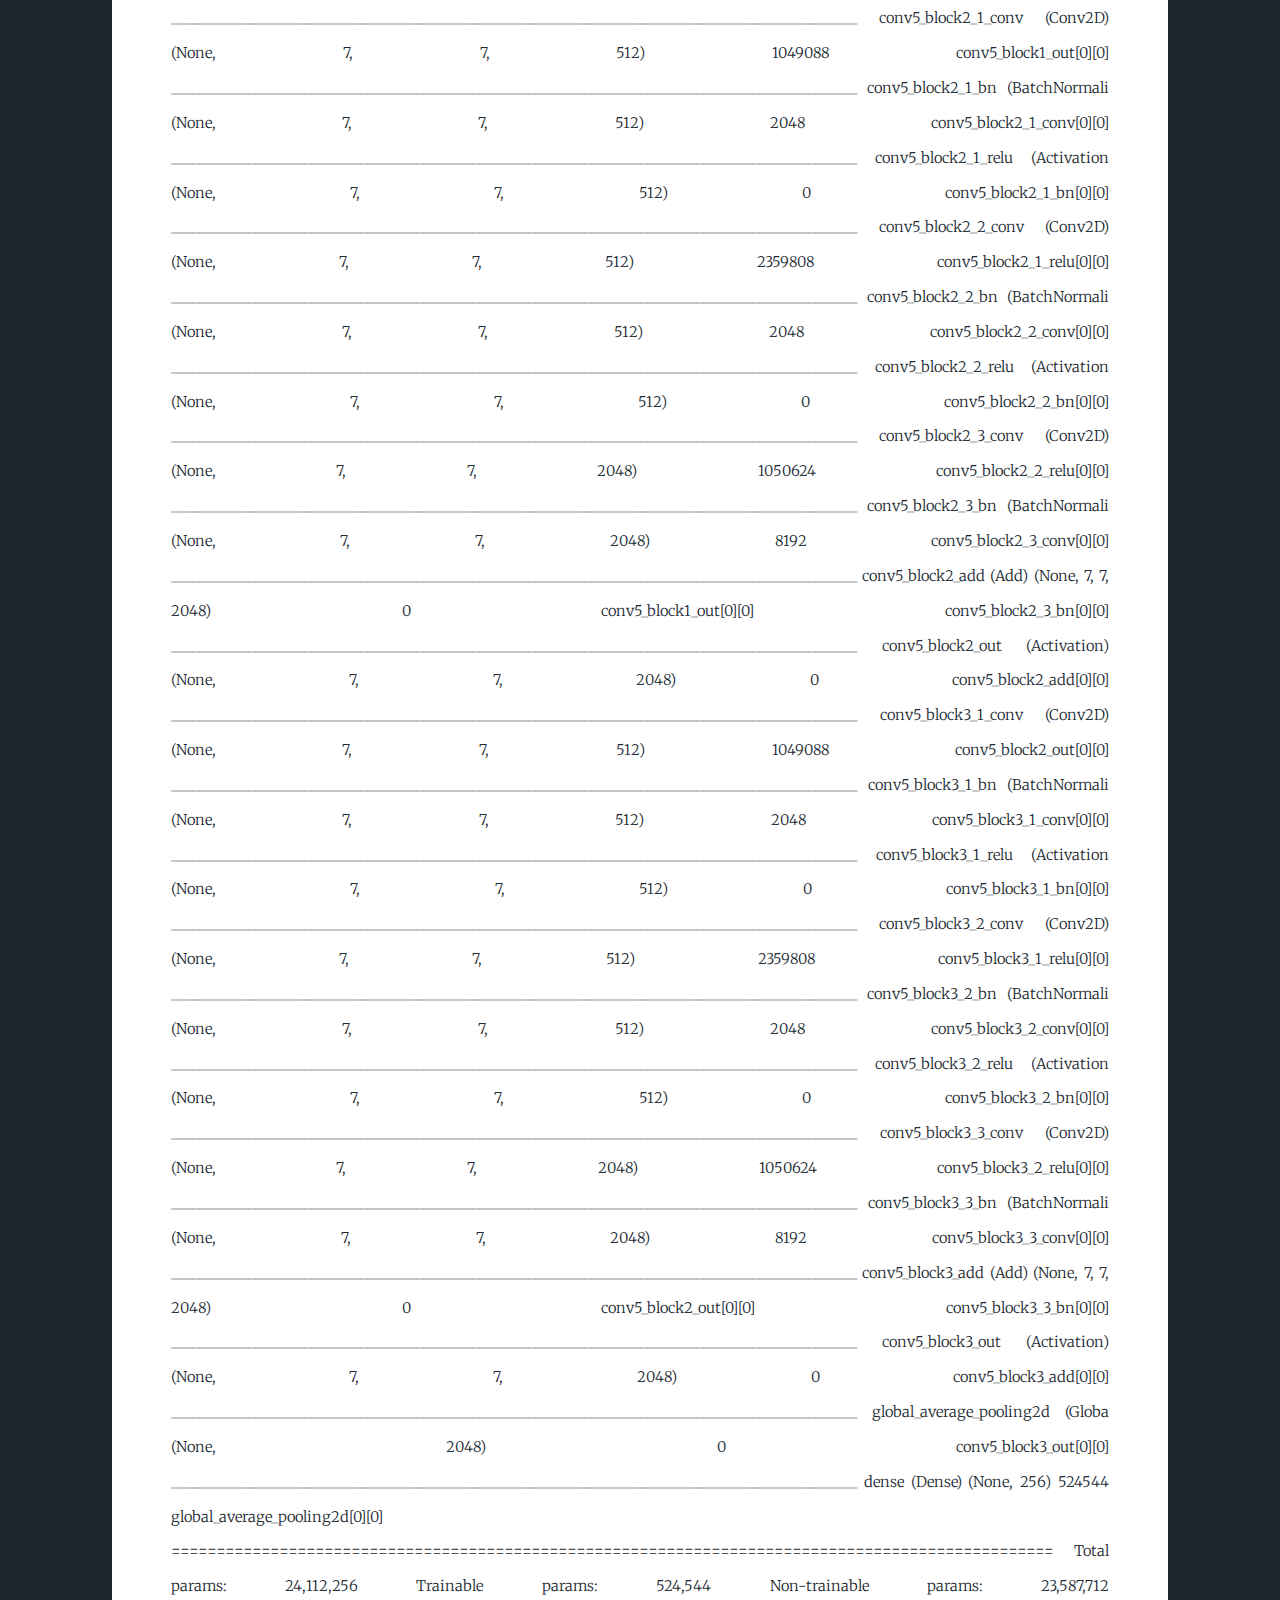
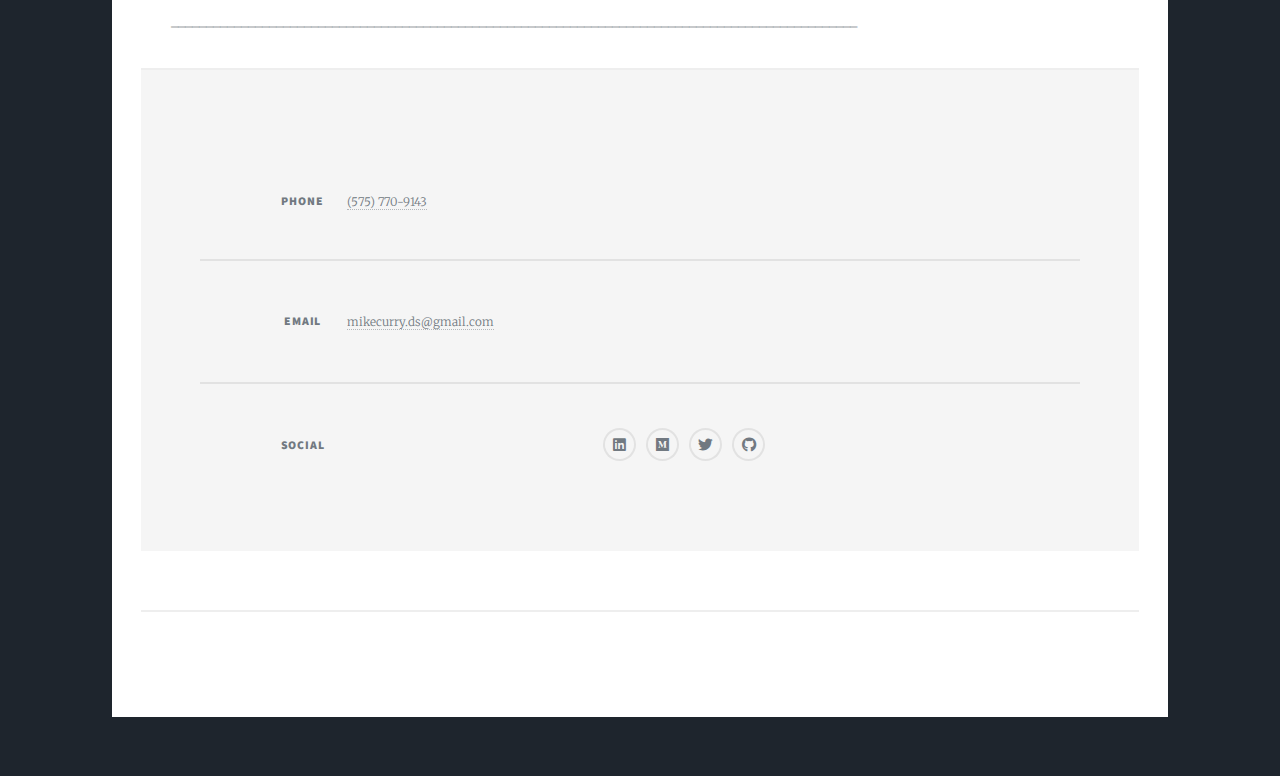
<file: resnet50.html>
<!DOCTYPE HTML>
<!--
	Massively by HTML5 UP
	html5up.net | @ajlkn
	Free for personal and commercial use under the CCA 3.0 license (html5up.net/license)
-->
<html>
	<head>
		<title>City Image Recognition</title>
		<meta charset="utf-8" />
		<meta name="viewport" content="width=device-width, initial-scale=1, user-scalable=no" />
		<link rel="stylesheet" href="assets/css/main.css" />
		<noscript><link rel="stylesheet" href="assets/css/noscript.css" /></noscript>
	</head>
	<body class="is-preload">

		<!-- Wrapper -->
			<div id="wrapper">

				<!-- Header -->
					<header id="header">
						<a href="index.html" class="logo">Main</a>
					</header>

				<!-- Nav -->
				<nav id="nav">
					<ul class="links">
						<li class="active"><a href="index.html">Projects</a></li>
						<li><a href="about.html">About Me</a></li>
						<li><a href="contact.html">Contact</a></li>
						<li><a target="_blank" href="curry_resume_3_2020.pdf">Resume PDF</a></li>
					</ul>
					<ul class="icons">
						<li><a href="https://www.linkedin.com/in/michael-curry-7ab92118a/" class="icon brands alt fa-linkedin"><span class="label">LinkedIn</span></a></li>
						<li><a href="https://medium.com/@mdcurry1138" class="icon brands alt fa-medium"><span class="label">Medium</span></a></li>
						<li><a href="https://twitter.com/MikeDCurry" class="icon brands alt fa-twitter"><span class="label">Twitter</span></a></li>
						<li><a href="https://github.com/mikedcurry" class="icon brands alt fa-github"><span class="label">GitHub</span></a></li>
					</ul>
				</nav>

				<!-- Main -->
					<div id="main">
                        <h3>The Modified Resnet50 Model:</h3>
                        <p>Model: "model" __________________________________________________________________________________________________ Layer (type)                    Output Shape         Param #     Connected to                      ================================================================================================== input_1 (InputLayer)            [(None, 224, 224, 3) 0                                             __________________________________________________________________________________________________ conv1_pad (ZeroPadding2D)       (None, 230, 230, 3)  0           input_1[0][0]                     __________________________________________________________________________________________________ conv1_conv (Conv2D)             (None, 112, 112, 64) 9472        conv1_pad[0][0]                   __________________________________________________________________________________________________ conv1_bn (BatchNormalization)   (None, 112, 112, 64) 256         conv1_conv[0][0]                  __________________________________________________________________________________________________ conv1_relu (Activation)         (None, 112, 112, 64) 0           conv1_bn[0][0]                    __________________________________________________________________________________________________ pool1_pad (ZeroPadding2D)       (None, 114, 114, 64) 0           conv1_relu[0][0]                  __________________________________________________________________________________________________ pool1_pool (MaxPooling2D)       (None, 56, 56, 64)   0           pool1_pad[0][0]                   __________________________________________________________________________________________________ conv2_block1_1_conv (Conv2D)    (None, 56, 56, 64)   4160        pool1_pool[0][0]                  __________________________________________________________________________________________________ conv2_block1_1_bn (BatchNormali (None, 56, 56, 64)   256         conv2_block1_1_conv[0][0]         __________________________________________________________________________________________________ conv2_block1_1_relu (Activation (None, 56, 56, 64)   0           conv2_block1_1_bn[0][0]           __________________________________________________________________________________________________ conv2_block1_2_conv (Conv2D)    (None, 56, 56, 64)   36928       conv2_block1_1_relu[0][0]         __________________________________________________________________________________________________ conv2_block1_2_bn (BatchNormali (None, 56, 56, 64)   256         conv2_block1_2_conv[0][0]         __________________________________________________________________________________________________ conv2_block1_2_relu (Activation (None, 56, 56, 64)   0           conv2_block1_2_bn[0][0]           __________________________________________________________________________________________________ conv2_block1_0_conv (Conv2D)    (None, 56, 56, 256)  16640       pool1_pool[0][0]                  __________________________________________________________________________________________________ conv2_block1_3_conv (Conv2D)    (None, 56, 56, 256)  16640       conv2_block1_2_relu[0][0]         __________________________________________________________________________________________________ conv2_block1_0_bn (BatchNormali (None, 56, 56, 256)  1024        conv2_block1_0_conv[0][0]         __________________________________________________________________________________________________ conv2_block1_3_bn (BatchNormali (None, 56, 56, 256)  1024        conv2_block1_3_conv[0][0]         __________________________________________________________________________________________________ conv2_block1_add (Add)          (None, 56, 56, 256)  0           conv2_block1_0_bn[0][0]                                                                            conv2_block1_3_bn[0][0]           __________________________________________________________________________________________________ conv2_block1_out (Activation)   (None, 56, 56, 256)  0           conv2_block1_add[0][0]            __________________________________________________________________________________________________ conv2_block2_1_conv (Conv2D)    (None, 56, 56, 64)   16448       conv2_block1_out[0][0]            __________________________________________________________________________________________________ conv2_block2_1_bn (BatchNormali (None, 56, 56, 64)   256         conv2_block2_1_conv[0][0]         __________________________________________________________________________________________________ conv2_block2_1_relu (Activation (None, 56, 56, 64)   0           conv2_block2_1_bn[0][0]           __________________________________________________________________________________________________ conv2_block2_2_conv (Conv2D)    (None, 56, 56, 64)   36928       conv2_block2_1_relu[0][0]         __________________________________________________________________________________________________ conv2_block2_2_bn (BatchNormali (None, 56, 56, 64)   256         conv2_block2_2_conv[0][0]         __________________________________________________________________________________________________ conv2_block2_2_relu (Activation (None, 56, 56, 64)   0           conv2_block2_2_bn[0][0]           __________________________________________________________________________________________________ conv2_block2_3_conv (Conv2D)    (None, 56, 56, 256)  16640       conv2_block2_2_relu[0][0]         __________________________________________________________________________________________________ conv2_block2_3_bn (BatchNormali (None, 56, 56, 256)  1024        conv2_block2_3_conv[0][0]         __________________________________________________________________________________________________ conv2_block2_add (Add)          (None, 56, 56, 256)  0           conv2_block1_out[0][0]                                                                             conv2_block2_3_bn[0][0]           __________________________________________________________________________________________________ conv2_block2_out (Activation)   (None, 56, 56, 256)  0           conv2_block2_add[0][0]            __________________________________________________________________________________________________ conv2_block3_1_conv (Conv2D)    (None, 56, 56, 64)   16448       conv2_block2_out[0][0]            __________________________________________________________________________________________________ conv2_block3_1_bn (BatchNormali (None, 56, 56, 64)   256         conv2_block3_1_conv[0][0]         __________________________________________________________________________________________________ conv2_block3_1_relu (Activation (None, 56, 56, 64)   0           conv2_block3_1_bn[0][0]           __________________________________________________________________________________________________ conv2_block3_2_conv (Conv2D)    (None, 56, 56, 64)   36928       conv2_block3_1_relu[0][0]         __________________________________________________________________________________________________ conv2_block3_2_bn (BatchNormali (None, 56, 56, 64)   256         conv2_block3_2_conv[0][0]         __________________________________________________________________________________________________ conv2_block3_2_relu (Activation (None, 56, 56, 64)   0           conv2_block3_2_bn[0][0]           __________________________________________________________________________________________________ conv2_block3_3_conv (Conv2D)    (None, 56, 56, 256)  16640       conv2_block3_2_relu[0][0]         __________________________________________________________________________________________________ conv2_block3_3_bn (BatchNormali (None, 56, 56, 256)  1024        conv2_block3_3_conv[0][0]         __________________________________________________________________________________________________ conv2_block3_add (Add)          (None, 56, 56, 256)  0           conv2_block2_out[0][0]                                                                             conv2_block3_3_bn[0][0]           __________________________________________________________________________________________________ conv2_block3_out (Activation)   (None, 56, 56, 256)  0           conv2_block3_add[0][0]            __________________________________________________________________________________________________ conv3_block1_1_conv (Conv2D)    (None, 28, 28, 128)  32896       conv2_block3_out[0][0]            __________________________________________________________________________________________________ conv3_block1_1_bn (BatchNormali (None, 28, 28, 128)  512         conv3_block1_1_conv[0][0]         __________________________________________________________________________________________________ conv3_block1_1_relu (Activation (None, 28, 28, 128)  0           conv3_block1_1_bn[0][0]           __________________________________________________________________________________________________ conv3_block1_2_conv (Conv2D)    (None, 28, 28, 128)  147584      conv3_block1_1_relu[0][0]         __________________________________________________________________________________________________ conv3_block1_2_bn (BatchNormali (None, 28, 28, 128)  512         conv3_block1_2_conv[0][0]         __________________________________________________________________________________________________ conv3_block1_2_relu (Activation (None, 28, 28, 128)  0           conv3_block1_2_bn[0][0]           __________________________________________________________________________________________________ conv3_block1_0_conv (Conv2D)    (None, 28, 28, 512)  131584      conv2_block3_out[0][0]            __________________________________________________________________________________________________ conv3_block1_3_conv (Conv2D)    (None, 28, 28, 512)  66048       conv3_block1_2_relu[0][0]         __________________________________________________________________________________________________ conv3_block1_0_bn (BatchNormali (None, 28, 28, 512)  2048        conv3_block1_0_conv[0][0]         __________________________________________________________________________________________________ conv3_block1_3_bn (BatchNormali (None, 28, 28, 512)  2048        conv3_block1_3_conv[0][0]         __________________________________________________________________________________________________ conv3_block1_add (Add)          (None, 28, 28, 512)  0           conv3_block1_0_bn[0][0]                                                                            conv3_block1_3_bn[0][0]           __________________________________________________________________________________________________ conv3_block1_out (Activation)   (None, 28, 28, 512)  0           conv3_block1_add[0][0]            __________________________________________________________________________________________________ conv3_block2_1_conv (Conv2D)    (None, 28, 28, 128)  65664       conv3_block1_out[0][0]            __________________________________________________________________________________________________ conv3_block2_1_bn (BatchNormali (None, 28, 28, 128)  512         conv3_block2_1_conv[0][0]         __________________________________________________________________________________________________ conv3_block2_1_relu (Activation (None, 28, 28, 128)  0           conv3_block2_1_bn[0][0]           __________________________________________________________________________________________________ conv3_block2_2_conv (Conv2D)    (None, 28, 28, 128)  147584      conv3_block2_1_relu[0][0]         __________________________________________________________________________________________________ conv3_block2_2_bn (BatchNormali (None, 28, 28, 128)  512         conv3_block2_2_conv[0][0]         __________________________________________________________________________________________________ conv3_block2_2_relu (Activation (None, 28, 28, 128)  0           conv3_block2_2_bn[0][0]           __________________________________________________________________________________________________ conv3_block2_3_conv (Conv2D)    (None, 28, 28, 512)  66048       conv3_block2_2_relu[0][0]         __________________________________________________________________________________________________ conv3_block2_3_bn (BatchNormali (None, 28, 28, 512)  2048        conv3_block2_3_conv[0][0]         __________________________________________________________________________________________________ conv3_block2_add (Add)          (None, 28, 28, 512)  0           conv3_block1_out[0][0]                                                                             conv3_block2_3_bn[0][0]           __________________________________________________________________________________________________ conv3_block2_out (Activation)   (None, 28, 28, 512)  0           conv3_block2_add[0][0]            __________________________________________________________________________________________________ conv3_block3_1_conv (Conv2D)    (None, 28, 28, 128)  65664       conv3_block2_out[0][0]            __________________________________________________________________________________________________ conv3_block3_1_bn (BatchNormali (None, 28, 28, 128)  512         conv3_block3_1_conv[0][0]         __________________________________________________________________________________________________ conv3_block3_1_relu (Activation (None, 28, 28, 128)  0           conv3_block3_1_bn[0][0]           __________________________________________________________________________________________________ conv3_block3_2_conv (Conv2D)    (None, 28, 28, 128)  147584      conv3_block3_1_relu[0][0]         __________________________________________________________________________________________________ conv3_block3_2_bn (BatchNormali (None, 28, 28, 128)  512         conv3_block3_2_conv[0][0]         __________________________________________________________________________________________________ conv3_block3_2_relu (Activation (None, 28, 28, 128)  0           conv3_block3_2_bn[0][0]           __________________________________________________________________________________________________ conv3_block3_3_conv (Conv2D)    (None, 28, 28, 512)  66048       conv3_block3_2_relu[0][0]         __________________________________________________________________________________________________ conv3_block3_3_bn (BatchNormali (None, 28, 28, 512)  2048        conv3_block3_3_conv[0][0]         __________________________________________________________________________________________________ conv3_block3_add (Add)          (None, 28, 28, 512)  0           conv3_block2_out[0][0]                                                                             conv3_block3_3_bn[0][0]           __________________________________________________________________________________________________ conv3_block3_out (Activation)   (None, 28, 28, 512)  0           conv3_block3_add[0][0]            __________________________________________________________________________________________________ conv3_block4_1_conv (Conv2D)    (None, 28, 28, 128)  65664       conv3_block3_out[0][0]            __________________________________________________________________________________________________ conv3_block4_1_bn (BatchNormali (None, 28, 28, 128)  512         conv3_block4_1_conv[0][0]         __________________________________________________________________________________________________ conv3_block4_1_relu (Activation (None, 28, 28, 128)  0           conv3_block4_1_bn[0][0]           __________________________________________________________________________________________________ conv3_block4_2_conv (Conv2D)    (None, 28, 28, 128)  147584      conv3_block4_1_relu[0][0]         __________________________________________________________________________________________________ conv3_block4_2_bn (BatchNormali (None, 28, 28, 128)  512         conv3_block4_2_conv[0][0]         __________________________________________________________________________________________________ conv3_block4_2_relu (Activation (None, 28, 28, 128)  0           conv3_block4_2_bn[0][0]           __________________________________________________________________________________________________ conv3_block4_3_conv (Conv2D)    (None, 28, 28, 512)  66048       conv3_block4_2_relu[0][0]         __________________________________________________________________________________________________ conv3_block4_3_bn (BatchNormali (None, 28, 28, 512)  2048        conv3_block4_3_conv[0][0]         __________________________________________________________________________________________________ conv3_block4_add (Add)          (None, 28, 28, 512)  0           conv3_block3_out[0][0]                                                                             conv3_block4_3_bn[0][0]           __________________________________________________________________________________________________ conv3_block4_out (Activation)   (None, 28, 28, 512)  0           conv3_block4_add[0][0]            __________________________________________________________________________________________________ conv4_block1_1_conv (Conv2D)    (None, 14, 14, 256)  131328      conv3_block4_out[0][0]            __________________________________________________________________________________________________ conv4_block1_1_bn (BatchNormali (None, 14, 14, 256)  1024        conv4_block1_1_conv[0][0]         __________________________________________________________________________________________________ conv4_block1_1_relu (Activation (None, 14, 14, 256)  0           conv4_block1_1_bn[0][0]           __________________________________________________________________________________________________ conv4_block1_2_conv (Conv2D)    (None, 14, 14, 256)  590080      conv4_block1_1_relu[0][0]         __________________________________________________________________________________________________ conv4_block1_2_bn (BatchNormali (None, 14, 14, 256)  1024        conv4_block1_2_conv[0][0]         __________________________________________________________________________________________________ conv4_block1_2_relu (Activation (None, 14, 14, 256)  0           conv4_block1_2_bn[0][0]           __________________________________________________________________________________________________ conv4_block1_0_conv (Conv2D)    (None, 14, 14, 1024) 525312      conv3_block4_out[0][0]            __________________________________________________________________________________________________ conv4_block1_3_conv (Conv2D)    (None, 14, 14, 1024) 263168      conv4_block1_2_relu[0][0]         __________________________________________________________________________________________________ conv4_block1_0_bn (BatchNormali (None, 14, 14, 1024) 4096        conv4_block1_0_conv[0][0]         __________________________________________________________________________________________________ conv4_block1_3_bn (BatchNormali (None, 14, 14, 1024) 4096        conv4_block1_3_conv[0][0]         __________________________________________________________________________________________________ conv4_block1_add (Add)          (None, 14, 14, 1024) 0           conv4_block1_0_bn[0][0]                                                                            conv4_block1_3_bn[0][0]           __________________________________________________________________________________________________ conv4_block1_out (Activation)   (None, 14, 14, 1024) 0           conv4_block1_add[0][0]            __________________________________________________________________________________________________ conv4_block2_1_conv (Conv2D)    (None, 14, 14, 256)  262400      conv4_block1_out[0][0]            __________________________________________________________________________________________________ conv4_block2_1_bn (BatchNormali (None, 14, 14, 256)  1024        conv4_block2_1_conv[0][0]         __________________________________________________________________________________________________ conv4_block2_1_relu (Activation (None, 14, 14, 256)  0           conv4_block2_1_bn[0][0]           __________________________________________________________________________________________________ conv4_block2_2_conv (Conv2D)    (None, 14, 14, 256)  590080      conv4_block2_1_relu[0][0]         __________________________________________________________________________________________________ conv4_block2_2_bn (BatchNormali (None, 14, 14, 256)  1024        conv4_block2_2_conv[0][0]         __________________________________________________________________________________________________ conv4_block2_2_relu (Activation (None, 14, 14, 256)  0           conv4_block2_2_bn[0][0]           __________________________________________________________________________________________________ conv4_block2_3_conv (Conv2D)    (None, 14, 14, 1024) 263168      conv4_block2_2_relu[0][0]         __________________________________________________________________________________________________ conv4_block2_3_bn (BatchNormali (None, 14, 14, 1024) 4096        conv4_block2_3_conv[0][0]         __________________________________________________________________________________________________ conv4_block2_add (Add)          (None, 14, 14, 1024) 0           conv4_block1_out[0][0]                                                                             conv4_block2_3_bn[0][0]           __________________________________________________________________________________________________ conv4_block2_out (Activation)   (None, 14, 14, 1024) 0           conv4_block2_add[0][0]            __________________________________________________________________________________________________ conv4_block3_1_conv (Conv2D)    (None, 14, 14, 256)  262400      conv4_block2_out[0][0]            __________________________________________________________________________________________________ conv4_block3_1_bn (BatchNormali (None, 14, 14, 256)  1024        conv4_block3_1_conv[0][0]         __________________________________________________________________________________________________ conv4_block3_1_relu (Activation (None, 14, 14, 256)  0           conv4_block3_1_bn[0][0]           __________________________________________________________________________________________________ conv4_block3_2_conv (Conv2D)    (None, 14, 14, 256)  590080      conv4_block3_1_relu[0][0]         __________________________________________________________________________________________________ conv4_block3_2_bn (BatchNormali (None, 14, 14, 256)  1024        conv4_block3_2_conv[0][0]         __________________________________________________________________________________________________ conv4_block3_2_relu (Activation (None, 14, 14, 256)  0           conv4_block3_2_bn[0][0]           __________________________________________________________________________________________________ conv4_block3_3_conv (Conv2D)    (None, 14, 14, 1024) 263168      conv4_block3_2_relu[0][0]         __________________________________________________________________________________________________ conv4_block3_3_bn (BatchNormali (None, 14, 14, 1024) 4096        conv4_block3_3_conv[0][0]         __________________________________________________________________________________________________ conv4_block3_add (Add)          (None, 14, 14, 1024) 0           conv4_block2_out[0][0]                                                                             conv4_block3_3_bn[0][0]           __________________________________________________________________________________________________ conv4_block3_out (Activation)   (None, 14, 14, 1024) 0           conv4_block3_add[0][0]            __________________________________________________________________________________________________ conv4_block4_1_conv (Conv2D)    (None, 14, 14, 256)  262400      conv4_block3_out[0][0]            __________________________________________________________________________________________________ conv4_block4_1_bn (BatchNormali (None, 14, 14, 256)  1024        conv4_block4_1_conv[0][0]         __________________________________________________________________________________________________ conv4_block4_1_relu (Activation (None, 14, 14, 256)  0           conv4_block4_1_bn[0][0]           __________________________________________________________________________________________________ conv4_block4_2_conv (Conv2D)    (None, 14, 14, 256)  590080      conv4_block4_1_relu[0][0]         __________________________________________________________________________________________________ conv4_block4_2_bn (BatchNormali (None, 14, 14, 256)  1024        conv4_block4_2_conv[0][0]         __________________________________________________________________________________________________ conv4_block4_2_relu (Activation (None, 14, 14, 256)  0           conv4_block4_2_bn[0][0]           __________________________________________________________________________________________________ conv4_block4_3_conv (Conv2D)    (None, 14, 14, 1024) 263168      conv4_block4_2_relu[0][0]         __________________________________________________________________________________________________ conv4_block4_3_bn (BatchNormali (None, 14, 14, 1024) 4096        conv4_block4_3_conv[0][0]         __________________________________________________________________________________________________ conv4_block4_add (Add)          (None, 14, 14, 1024) 0           conv4_block3_out[0][0]                                                                             conv4_block4_3_bn[0][0]           __________________________________________________________________________________________________ conv4_block4_out (Activation)   (None, 14, 14, 1024) 0           conv4_block4_add[0][0]            __________________________________________________________________________________________________ conv4_block5_1_conv (Conv2D)    (None, 14, 14, 256)  262400      conv4_block4_out[0][0]            __________________________________________________________________________________________________ conv4_block5_1_bn (BatchNormali (None, 14, 14, 256)  1024        conv4_block5_1_conv[0][0]         __________________________________________________________________________________________________ conv4_block5_1_relu (Activation (None, 14, 14, 256)  0           conv4_block5_1_bn[0][0]           __________________________________________________________________________________________________ conv4_block5_2_conv (Conv2D)    (None, 14, 14, 256)  590080      conv4_block5_1_relu[0][0]         __________________________________________________________________________________________________ conv4_block5_2_bn (BatchNormali (None, 14, 14, 256)  1024        conv4_block5_2_conv[0][0]         __________________________________________________________________________________________________ conv4_block5_2_relu (Activation (None, 14, 14, 256)  0           conv4_block5_2_bn[0][0]           __________________________________________________________________________________________________ conv4_block5_3_conv (Conv2D)    (None, 14, 14, 1024) 263168      conv4_block5_2_relu[0][0]         __________________________________________________________________________________________________ conv4_block5_3_bn (BatchNormali (None, 14, 14, 1024) 4096        conv4_block5_3_conv[0][0]         __________________________________________________________________________________________________ conv4_block5_add (Add)          (None, 14, 14, 1024) 0           conv4_block4_out[0][0]                                                                             conv4_block5_3_bn[0][0]           __________________________________________________________________________________________________ conv4_block5_out (Activation)   (None, 14, 14, 1024) 0           conv4_block5_add[0][0]            __________________________________________________________________________________________________ conv4_block6_1_conv (Conv2D)    (None, 14, 14, 256)  262400      conv4_block5_out[0][0]            __________________________________________________________________________________________________ conv4_block6_1_bn (BatchNormali (None, 14, 14, 256)  1024        conv4_block6_1_conv[0][0]         __________________________________________________________________________________________________ conv4_block6_1_relu (Activation (None, 14, 14, 256)  0           conv4_block6_1_bn[0][0]           __________________________________________________________________________________________________ conv4_block6_2_conv (Conv2D)    (None, 14, 14, 256)  590080      conv4_block6_1_relu[0][0]         __________________________________________________________________________________________________ conv4_block6_2_bn (BatchNormali (None, 14, 14, 256)  1024        conv4_block6_2_conv[0][0]         __________________________________________________________________________________________________ conv4_block6_2_relu (Activation (None, 14, 14, 256)  0           conv4_block6_2_bn[0][0]           __________________________________________________________________________________________________ conv4_block6_3_conv (Conv2D)    (None, 14, 14, 1024) 263168      conv4_block6_2_relu[0][0]         __________________________________________________________________________________________________ conv4_block6_3_bn (BatchNormali (None, 14, 14, 1024) 4096        conv4_block6_3_conv[0][0]         __________________________________________________________________________________________________ conv4_block6_add (Add)          (None, 14, 14, 1024) 0           conv4_block5_out[0][0]                                                                             conv4_block6_3_bn[0][0]           __________________________________________________________________________________________________ conv4_block6_out (Activation)   (None, 14, 14, 1024) 0           conv4_block6_add[0][0]            __________________________________________________________________________________________________ conv5_block1_1_conv (Conv2D)    (None, 7, 7, 512)    524800      conv4_block6_out[0][0]            __________________________________________________________________________________________________ conv5_block1_1_bn (BatchNormali (None, 7, 7, 512)    2048        conv5_block1_1_conv[0][0]         __________________________________________________________________________________________________ conv5_block1_1_relu (Activation (None, 7, 7, 512)    0           conv5_block1_1_bn[0][0]           __________________________________________________________________________________________________ conv5_block1_2_conv (Conv2D)    (None, 7, 7, 512)    2359808     conv5_block1_1_relu[0][0]         __________________________________________________________________________________________________ conv5_block1_2_bn (BatchNormali (None, 7, 7, 512)    2048        conv5_block1_2_conv[0][0]         __________________________________________________________________________________________________ conv5_block1_2_relu (Activation (None, 7, 7, 512)    0           conv5_block1_2_bn[0][0]           __________________________________________________________________________________________________ conv5_block1_0_conv (Conv2D)    (None, 7, 7, 2048)   2099200     conv4_block6_out[0][0]            __________________________________________________________________________________________________ conv5_block1_3_conv (Conv2D)    (None, 7, 7, 2048)   1050624     conv5_block1_2_relu[0][0]         __________________________________________________________________________________________________ conv5_block1_0_bn (BatchNormali (None, 7, 7, 2048)   8192        conv5_block1_0_conv[0][0]         __________________________________________________________________________________________________ conv5_block1_3_bn (BatchNormali (None, 7, 7, 2048)   8192        conv5_block1_3_conv[0][0]         __________________________________________________________________________________________________ conv5_block1_add (Add)          (None, 7, 7, 2048)   0           conv5_block1_0_bn[0][0]                                                                            conv5_block1_3_bn[0][0]           __________________________________________________________________________________________________ conv5_block1_out (Activation)   (None, 7, 7, 2048)   0           conv5_block1_add[0][0]            __________________________________________________________________________________________________ conv5_block2_1_conv (Conv2D)    (None, 7, 7, 512)    1049088     conv5_block1_out[0][0]            __________________________________________________________________________________________________ conv5_block2_1_bn (BatchNormali (None, 7, 7, 512)    2048        conv5_block2_1_conv[0][0]         __________________________________________________________________________________________________ conv5_block2_1_relu (Activation (None, 7, 7, 512)    0           conv5_block2_1_bn[0][0]           __________________________________________________________________________________________________ conv5_block2_2_conv (Conv2D)    (None, 7, 7, 512)    2359808     conv5_block2_1_relu[0][0]         __________________________________________________________________________________________________ conv5_block2_2_bn (BatchNormali (None, 7, 7, 512)    2048        conv5_block2_2_conv[0][0]         __________________________________________________________________________________________________ conv5_block2_2_relu (Activation (None, 7, 7, 512)    0           conv5_block2_2_bn[0][0]           __________________________________________________________________________________________________ conv5_block2_3_conv (Conv2D)    (None, 7, 7, 2048)   1050624     conv5_block2_2_relu[0][0]         __________________________________________________________________________________________________ conv5_block2_3_bn (BatchNormali (None, 7, 7, 2048)   8192        conv5_block2_3_conv[0][0]         __________________________________________________________________________________________________ conv5_block2_add (Add)          (None, 7, 7, 2048)   0           conv5_block1_out[0][0]                                                                             conv5_block2_3_bn[0][0]           __________________________________________________________________________________________________ conv5_block2_out (Activation)   (None, 7, 7, 2048)   0           conv5_block2_add[0][0]            __________________________________________________________________________________________________ conv5_block3_1_conv (Conv2D)    (None, 7, 7, 512)    1049088     conv5_block2_out[0][0]            __________________________________________________________________________________________________ conv5_block3_1_bn (BatchNormali (None, 7, 7, 512)    2048        conv5_block3_1_conv[0][0]         __________________________________________________________________________________________________ conv5_block3_1_relu (Activation (None, 7, 7, 512)    0           conv5_block3_1_bn[0][0]           __________________________________________________________________________________________________ conv5_block3_2_conv (Conv2D)    (None, 7, 7, 512)    2359808     conv5_block3_1_relu[0][0]         __________________________________________________________________________________________________ conv5_block3_2_bn (BatchNormali (None, 7, 7, 512)    2048        conv5_block3_2_conv[0][0]         __________________________________________________________________________________________________ conv5_block3_2_relu (Activation (None, 7, 7, 512)    0           conv5_block3_2_bn[0][0]           __________________________________________________________________________________________________ conv5_block3_3_conv (Conv2D)    (None, 7, 7, 2048)   1050624     conv5_block3_2_relu[0][0]         __________________________________________________________________________________________________ conv5_block3_3_bn (BatchNormali (None, 7, 7, 2048)   8192        conv5_block3_3_conv[0][0]         __________________________________________________________________________________________________ conv5_block3_add (Add)          (None, 7, 7, 2048)   0           conv5_block2_out[0][0]                                                                             conv5_block3_3_bn[0][0]           __________________________________________________________________________________________________ conv5_block3_out (Activation)   (None, 7, 7, 2048)   0           conv5_block3_add[0][0]            __________________________________________________________________________________________________ global_average_pooling2d (Globa (None, 2048)         0           conv5_block3_out[0][0]            __________________________________________________________________________________________________ dense (Dense)                   (None, 256)          524544      global_average_pooling2d[0][0]    ================================================================================================== Total params: 24,112,256 Trainable params: 524,544 Non-trainable params: 23,587,712 __________________________________________________________________________________________________
                        </p>
				<!-- Footer -->
				<footer id="footer">
                    <section class="split contact">
                        <section>
                            <h3>Phone</h3>
                            <p><a href="tel:+15757709143">(575) 770-9143</a></p>
                        </section>
                        <section>
                            <h3>Email</h3>
                            <p><a href="#">mikecurry.ds@gmail.com</a></p>
                        </section>
                        <section>
                            <h3>Social</h3>
                            <ul class="icons alt">
                                <li><a href="https://www.linkedin.com/in/michael-curry-7ab92118a/" class="icon brands alt fa-linkedin"><span class="label">LinkedIn</span></a></li>
                                <li><a href="https://medium.com/@mdcurry1138" class="icon brands alt fa-medium"><span class="label">Medium</span></a></li>
                                <li><a href="https://twitter.com/MikeDCurry" class="icon brands alt fa-twitter"><span class="label">Twitter</span></a></li>
                                <li><a href="https://github.com/mikedcurry" class="icon brands alt fa-github"><span class="label">GitHub</span></a></li>
                            </ul>
                        </section>
                </section>
            </footer>

        <!-- Copyright -->
            <div id="copyright">
                <ul><li>Michael Curry</li><li>Data Scientist</li></ul>
            </div>

    <!-- Scripts -->
        <script src="assets/js/jquery.min.js"></script>
        <script src="assets/js/jquery.scrollex.min.js"></script>
        <script src="assets/js/jquery.scrolly.min.js"></script>
        <script src="assets/js/browser.min.js"></script>
        <script src="assets/js/breakpoints.min.js"></script>
        <script src="assets/js/util.js"></script>
        <script src="assets/js/main.js"></script>

</body>
</html>
</file>
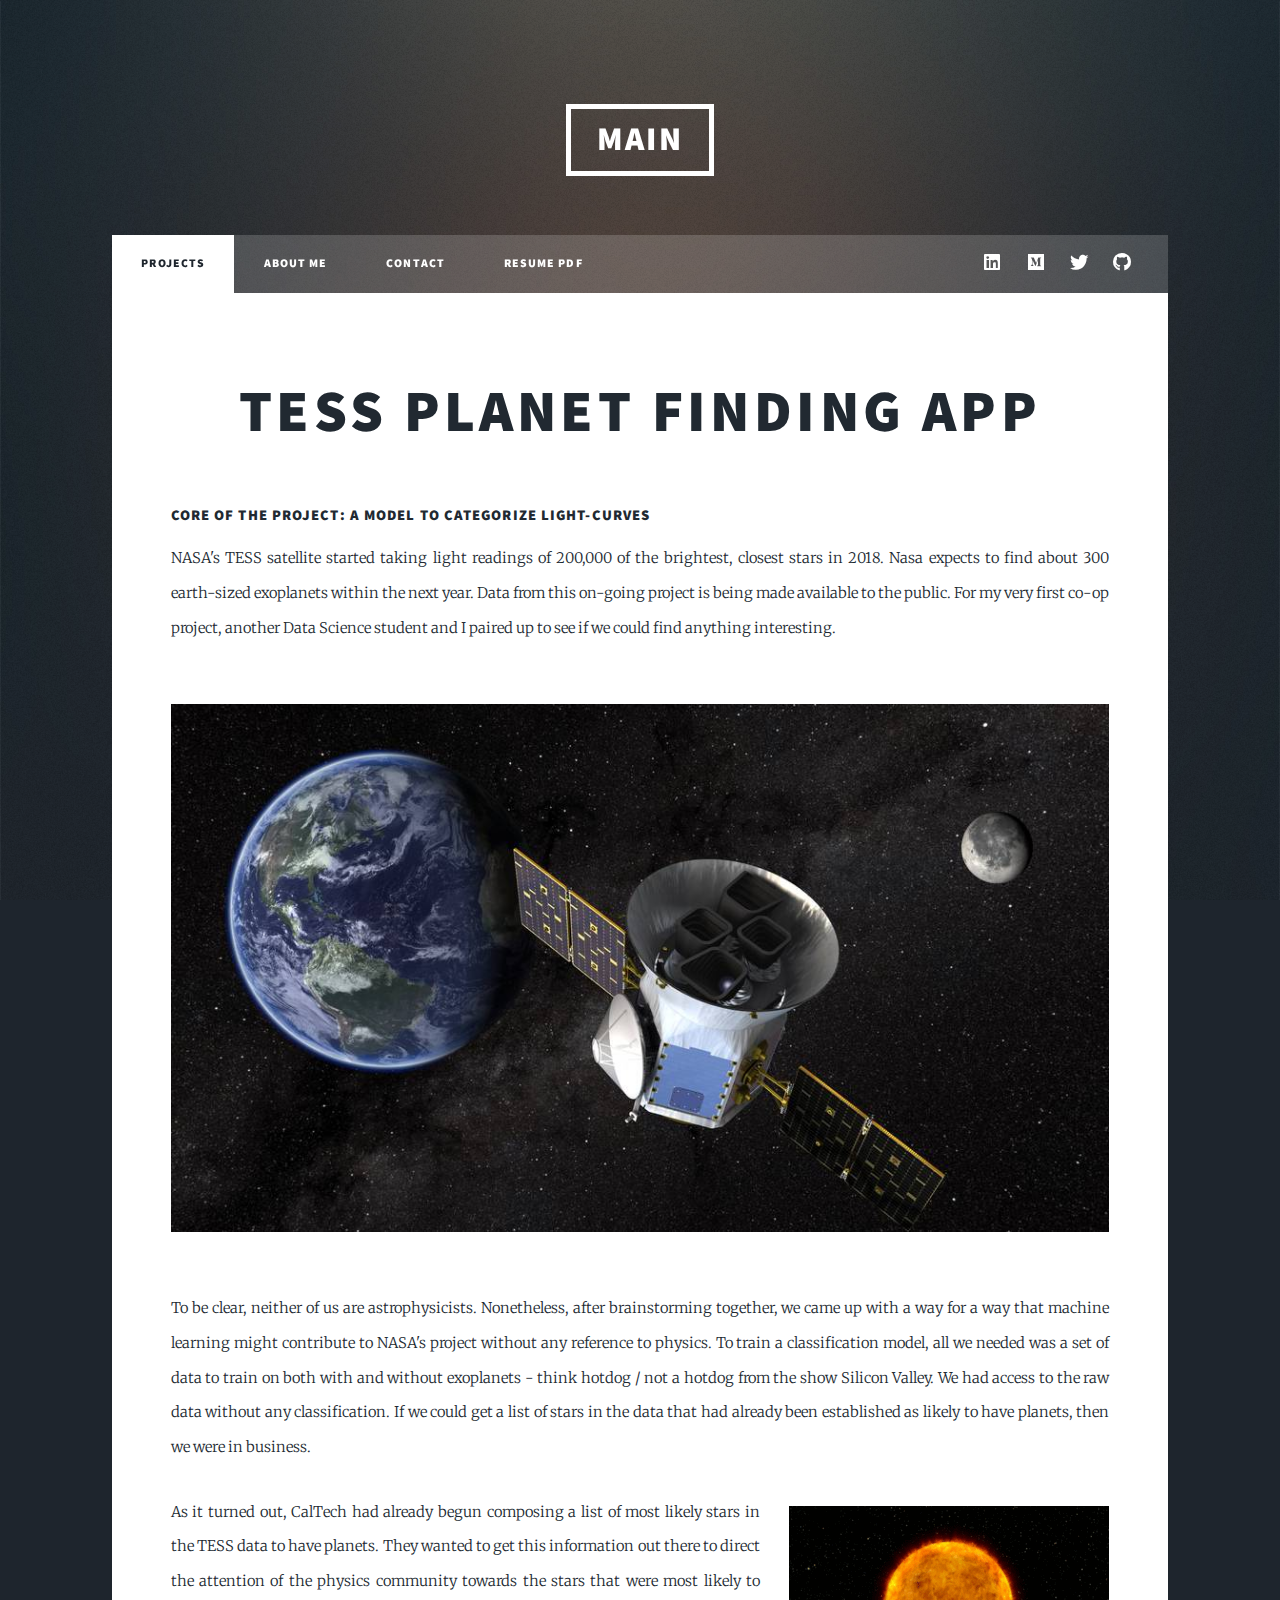
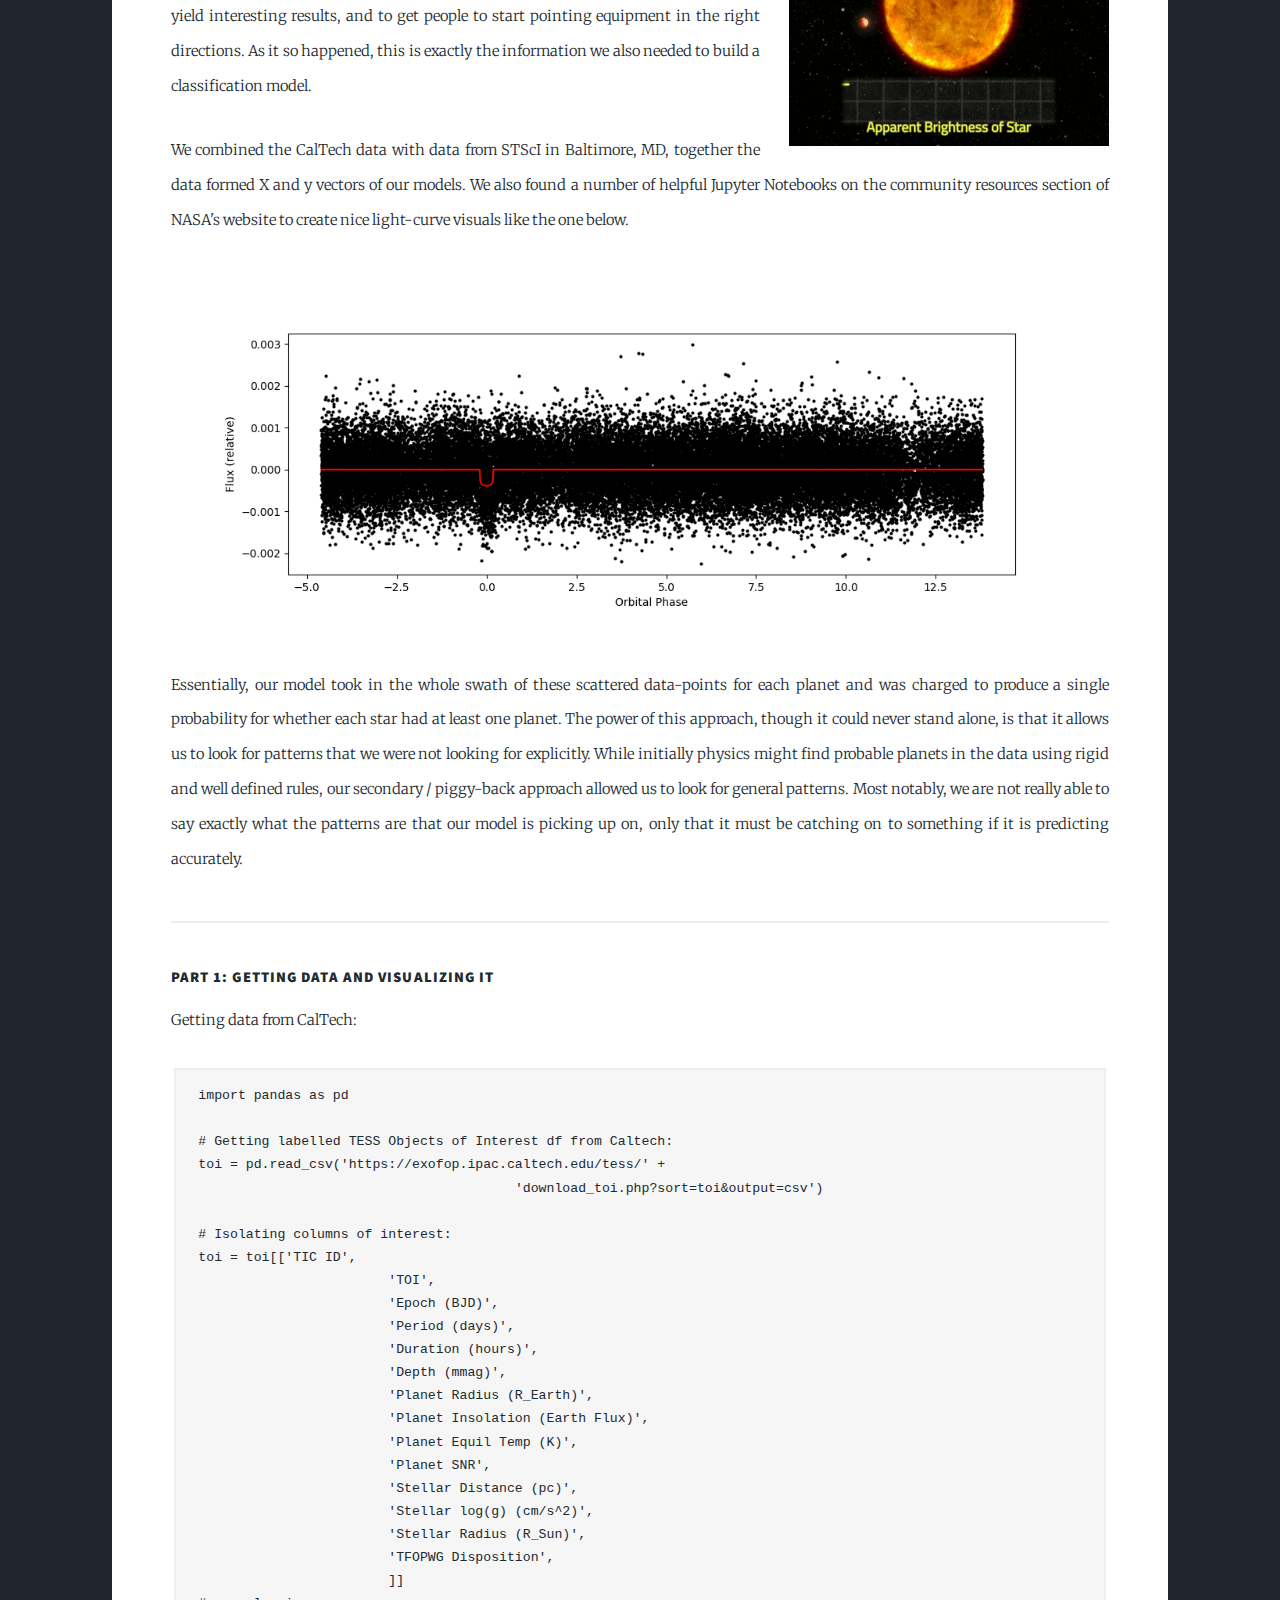
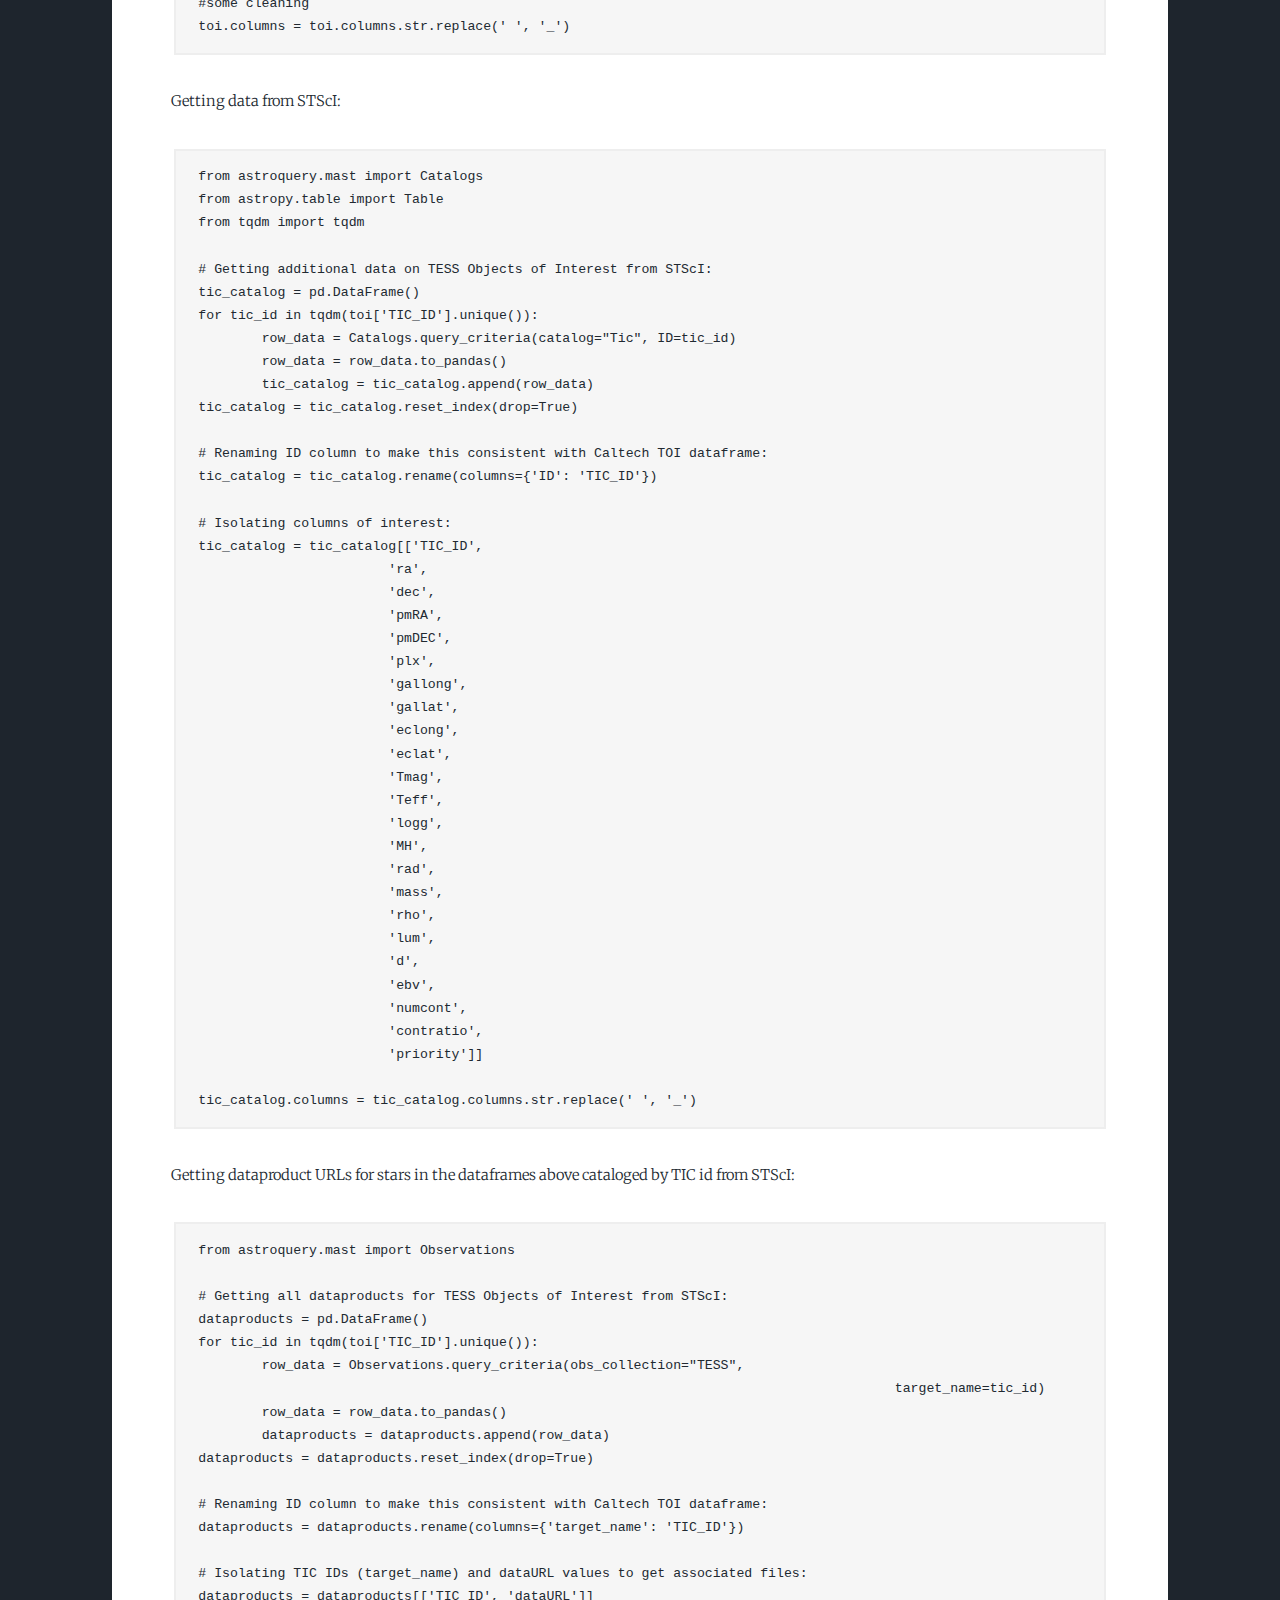
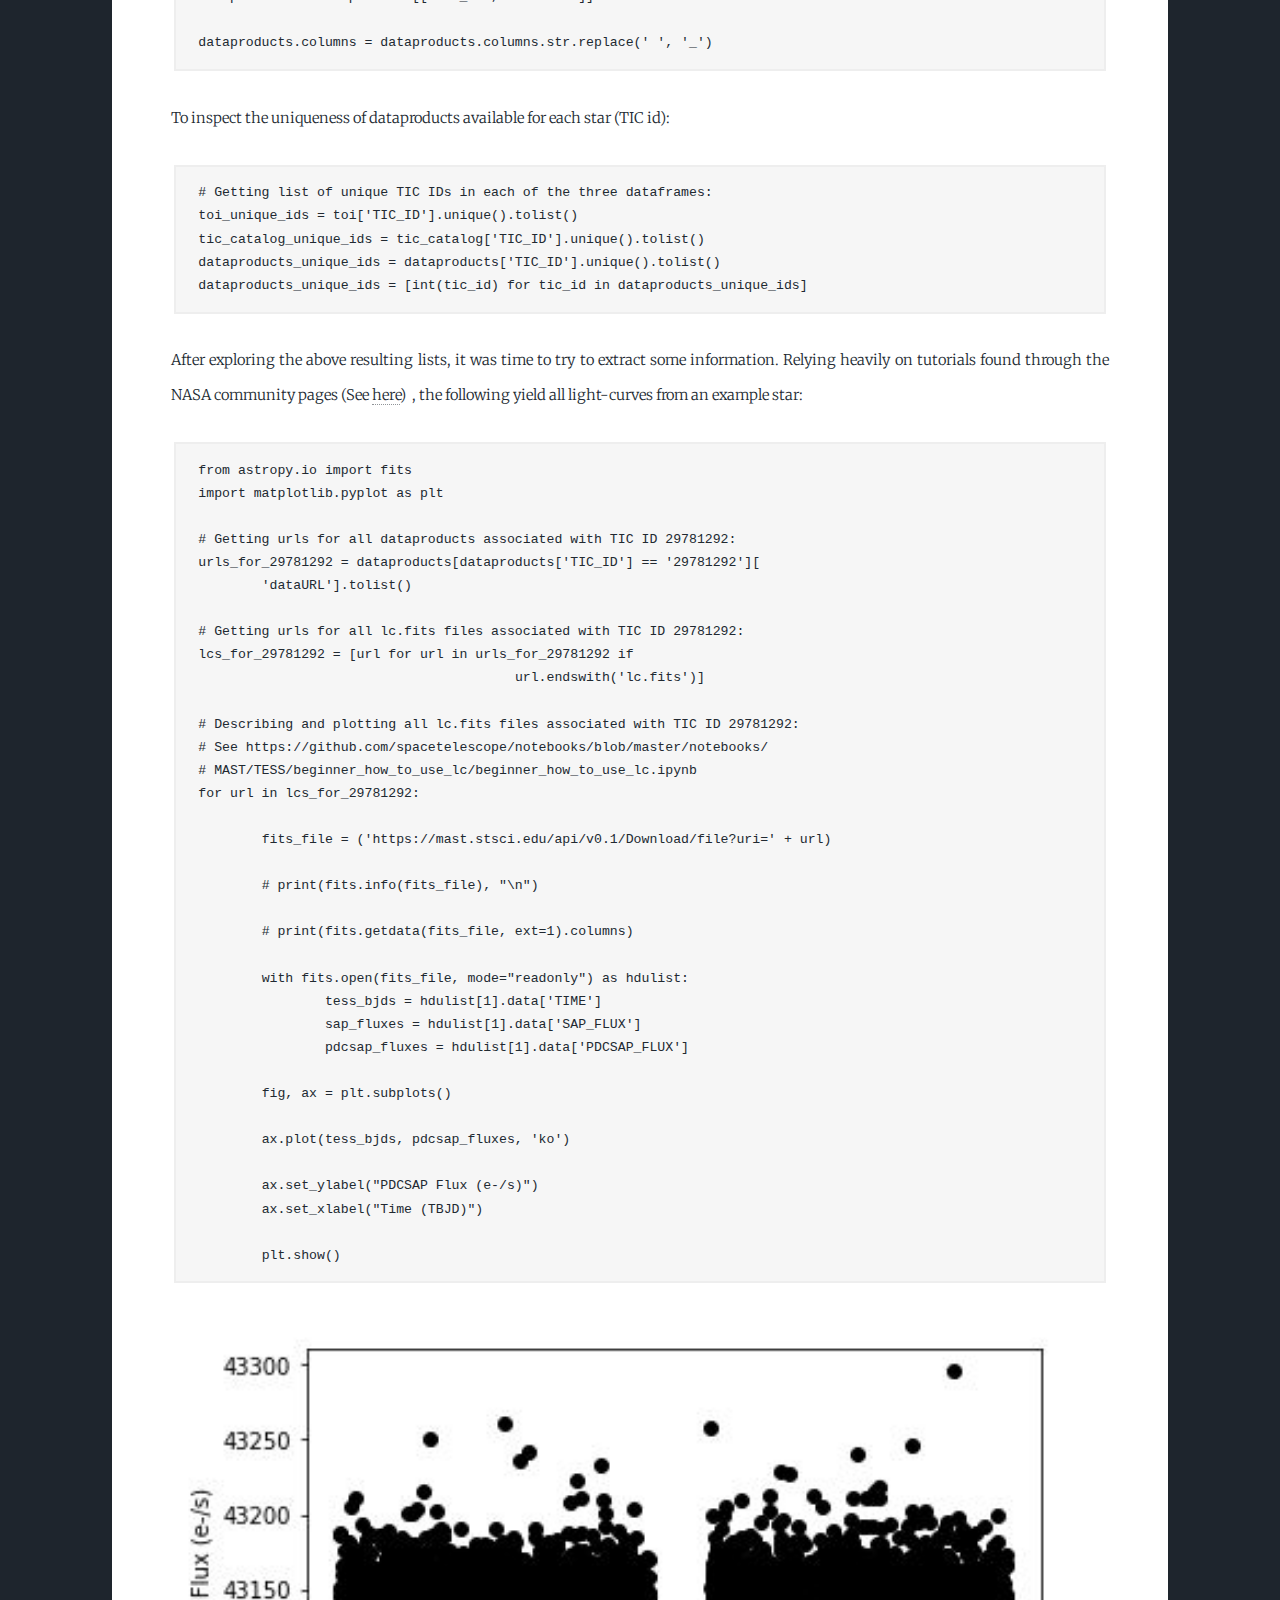
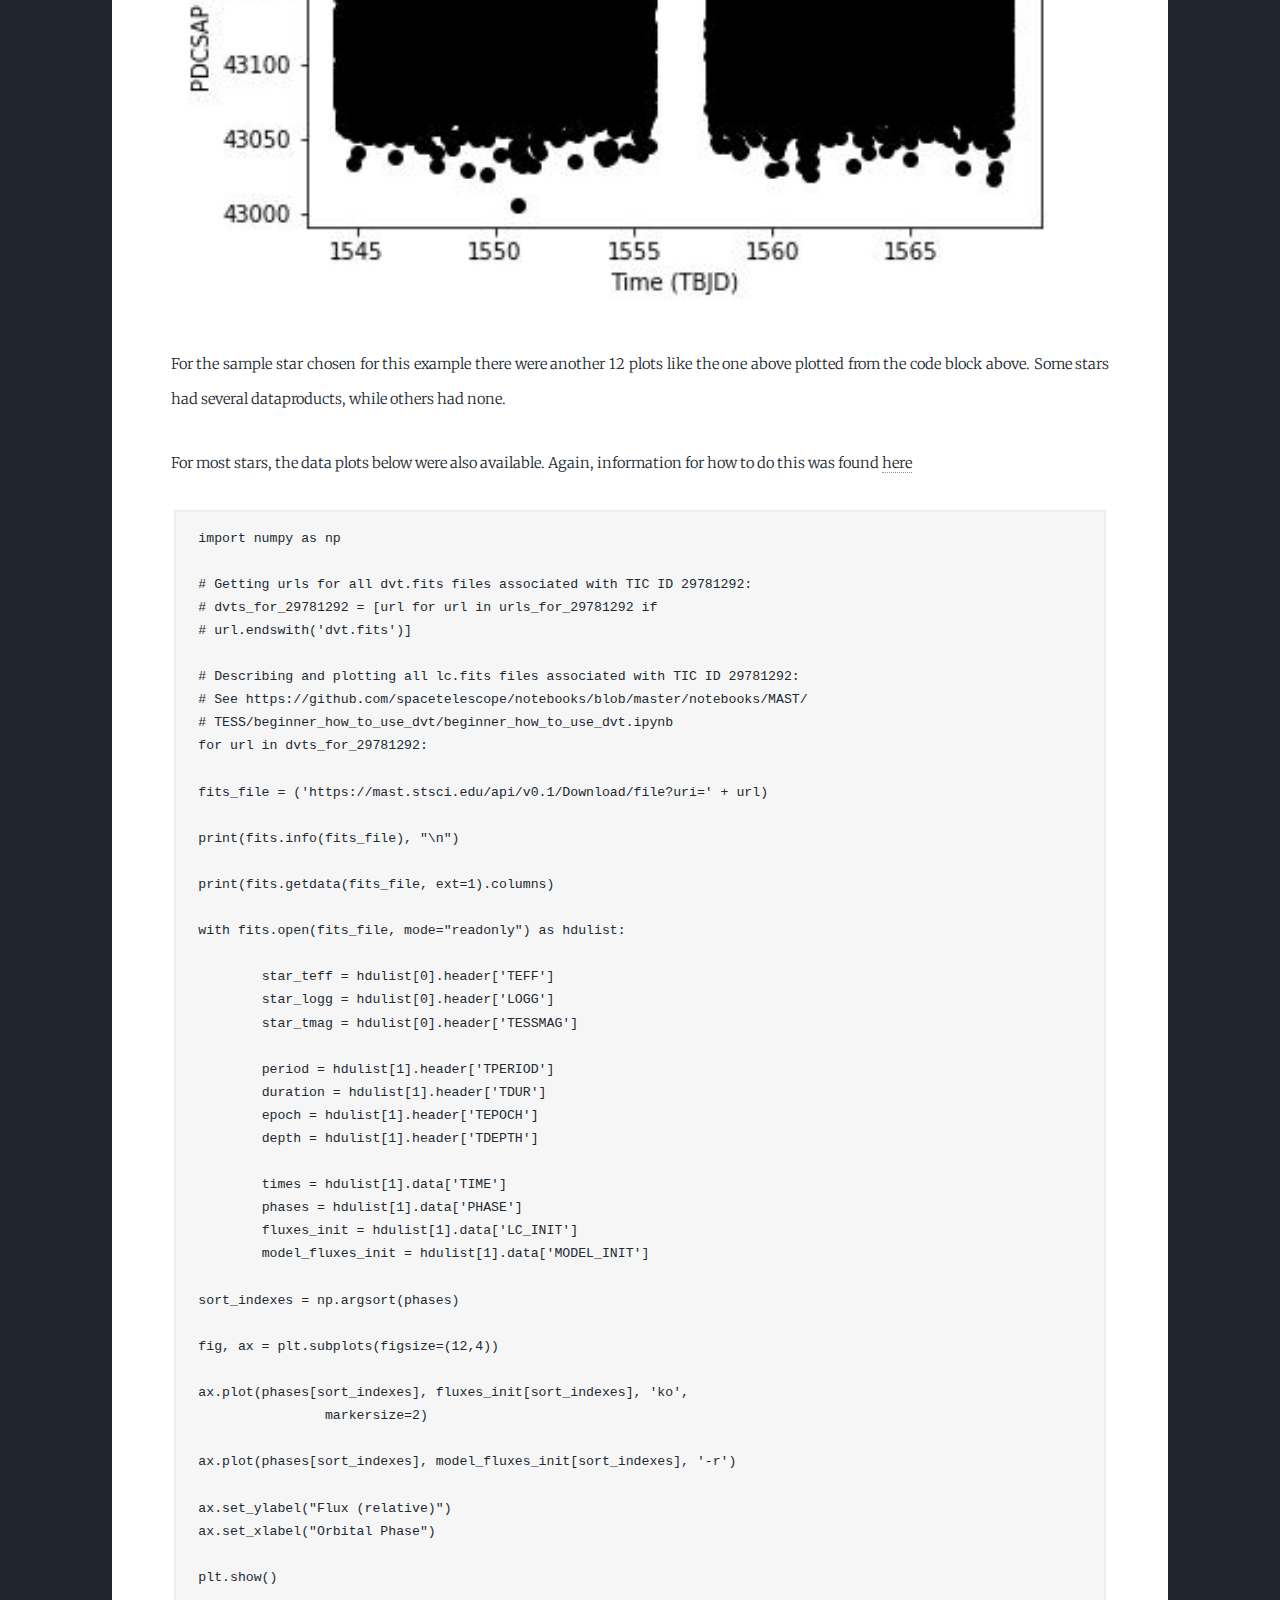
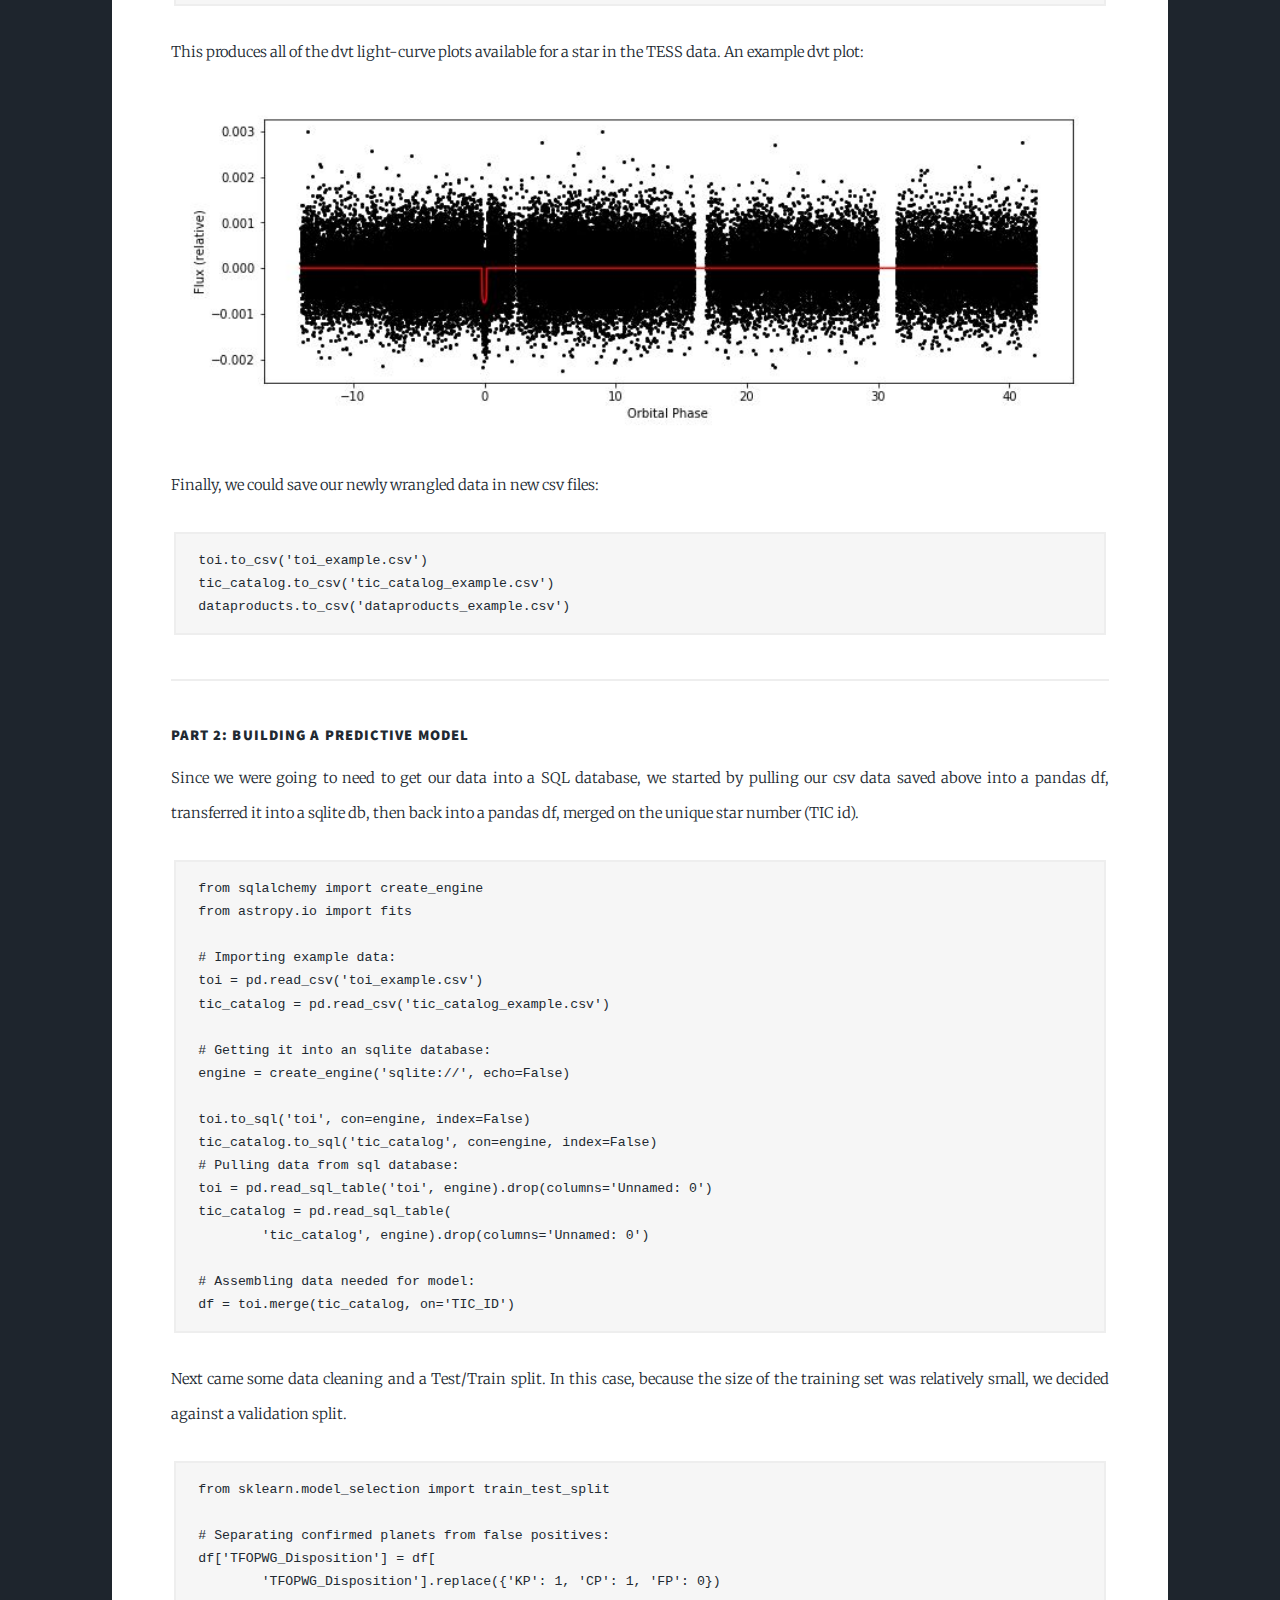
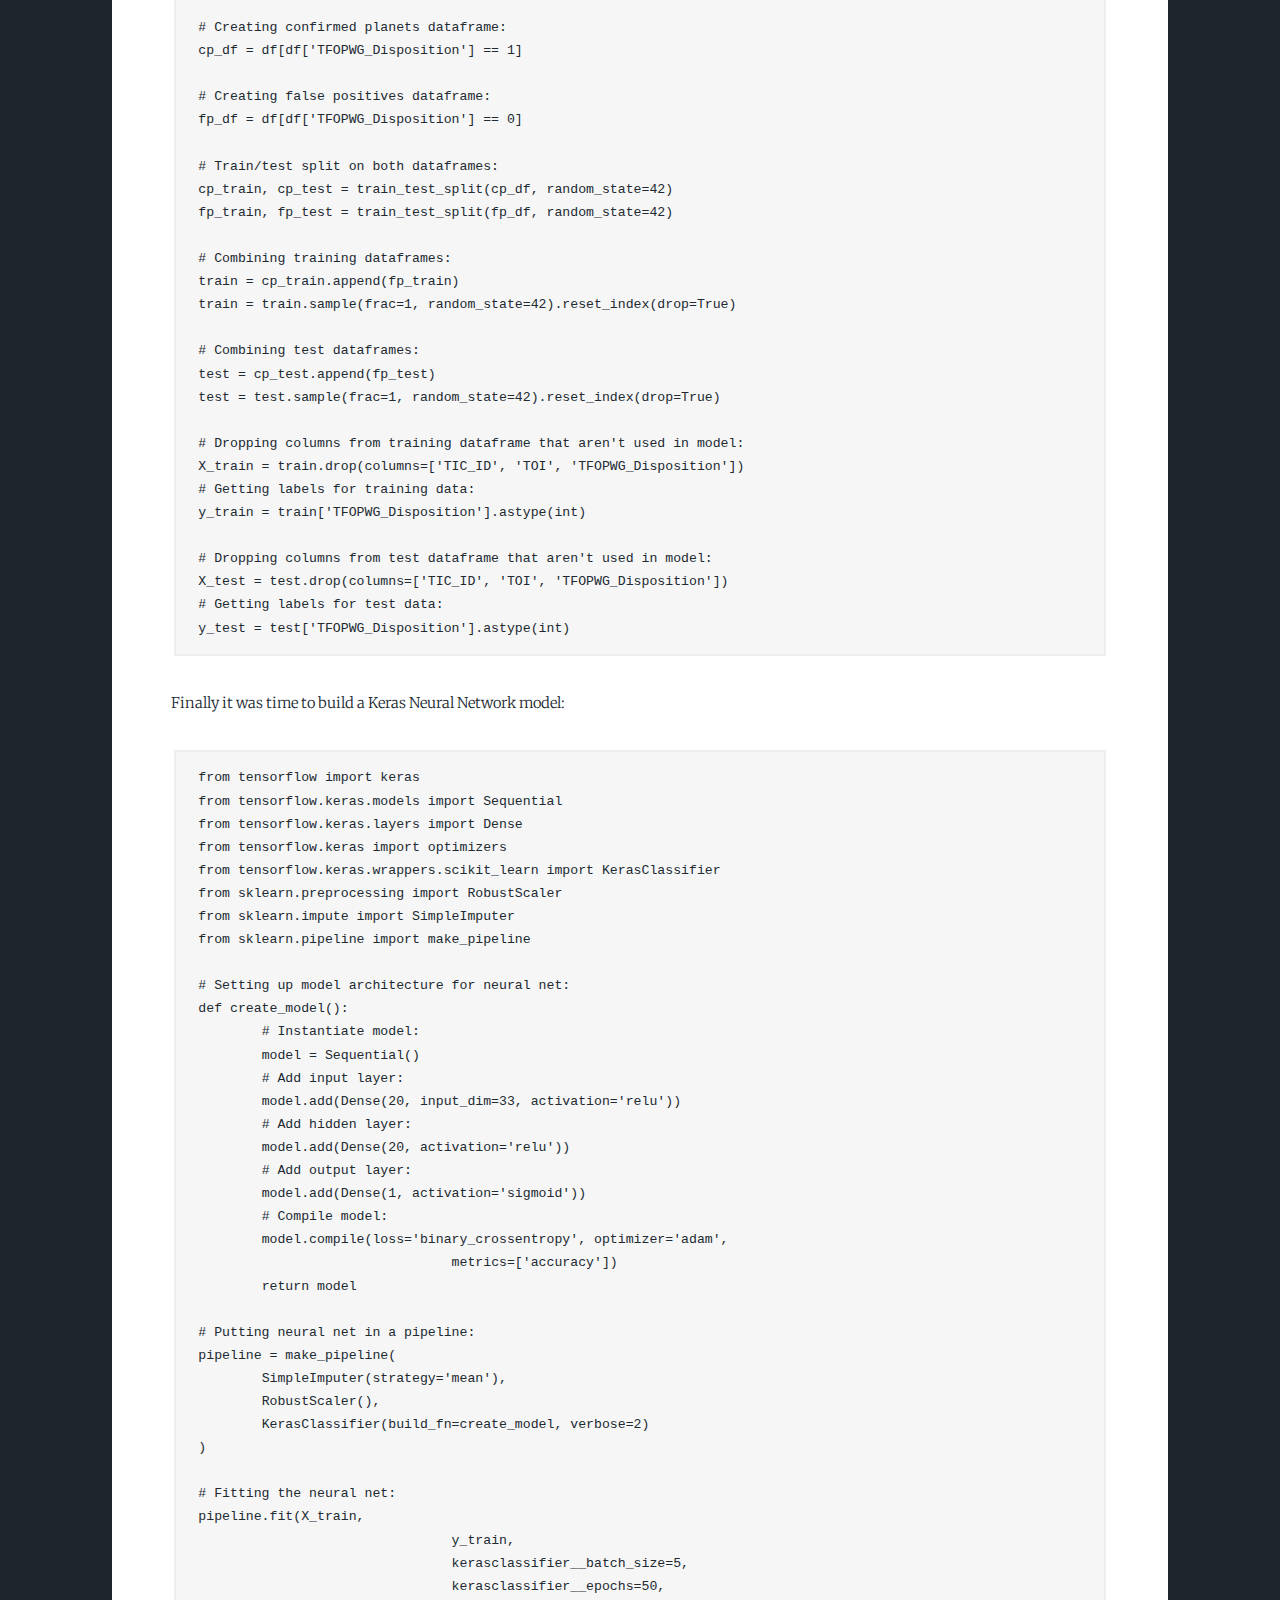
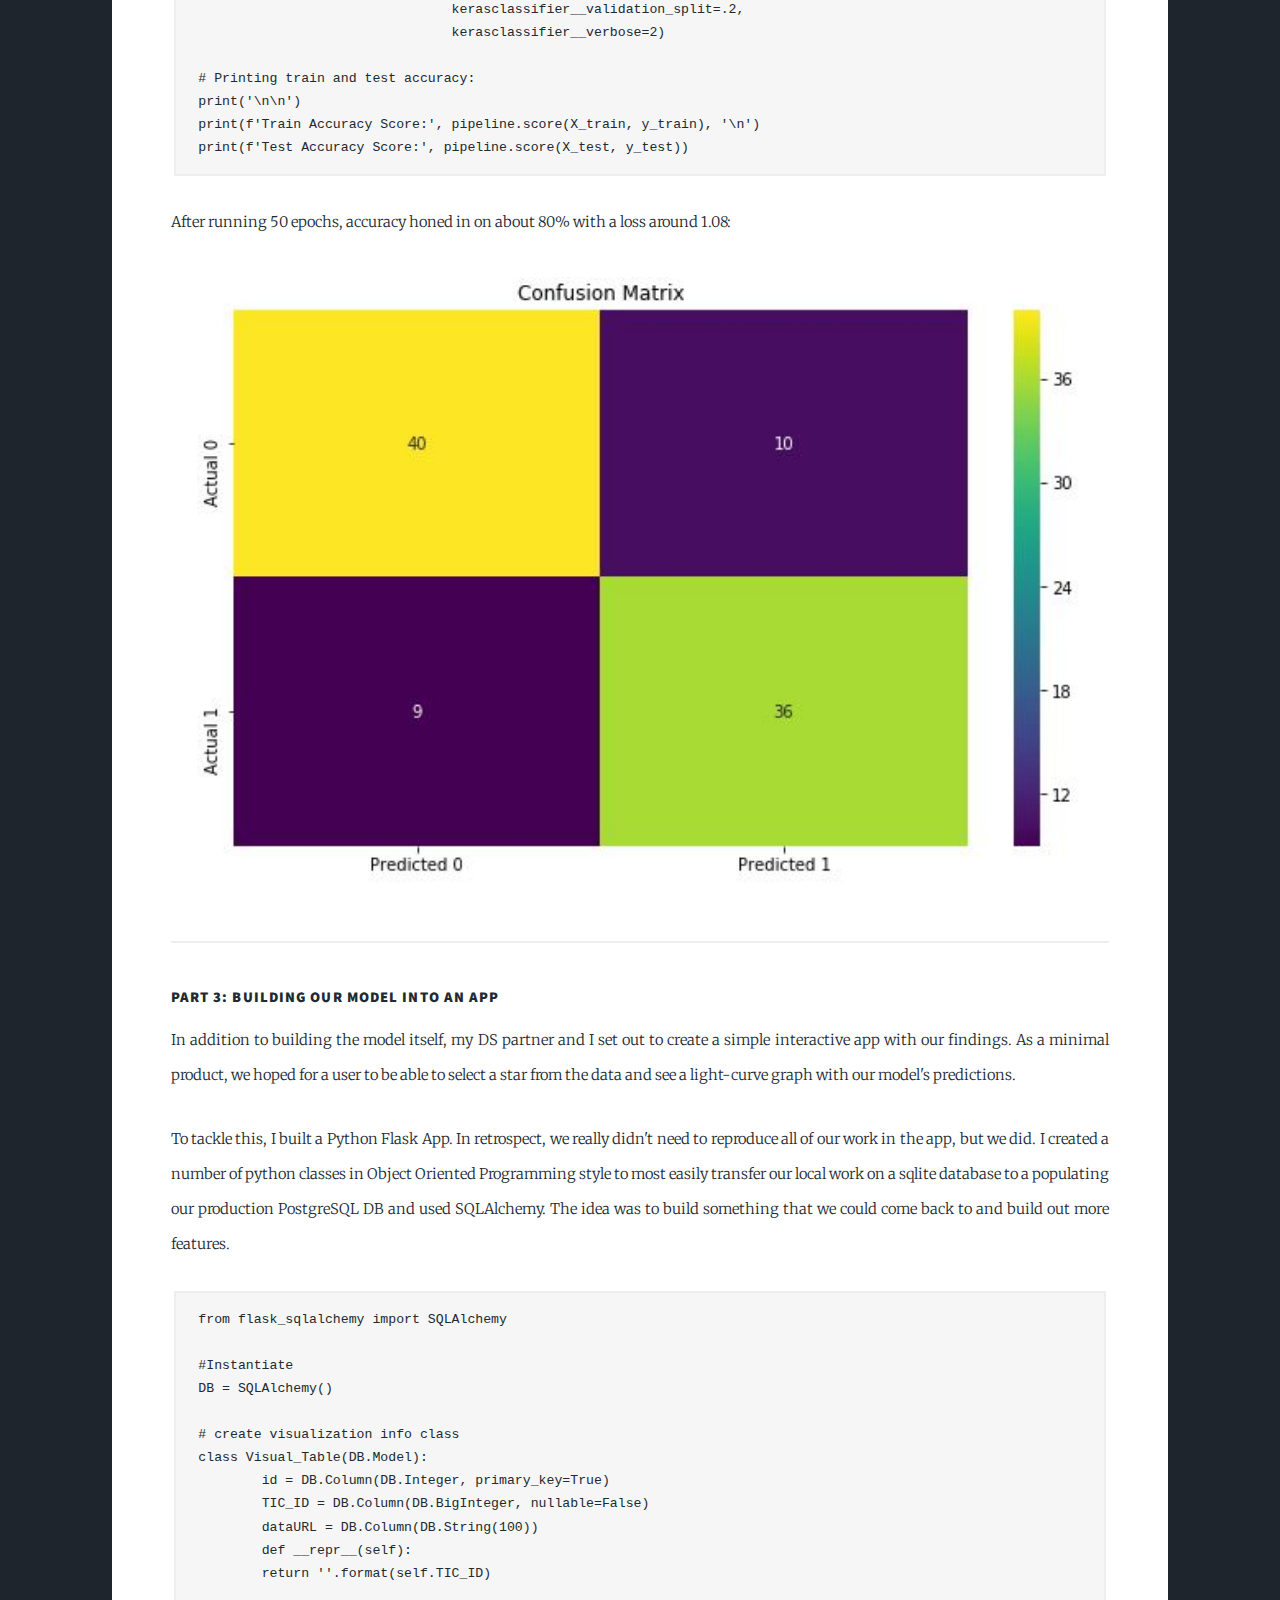
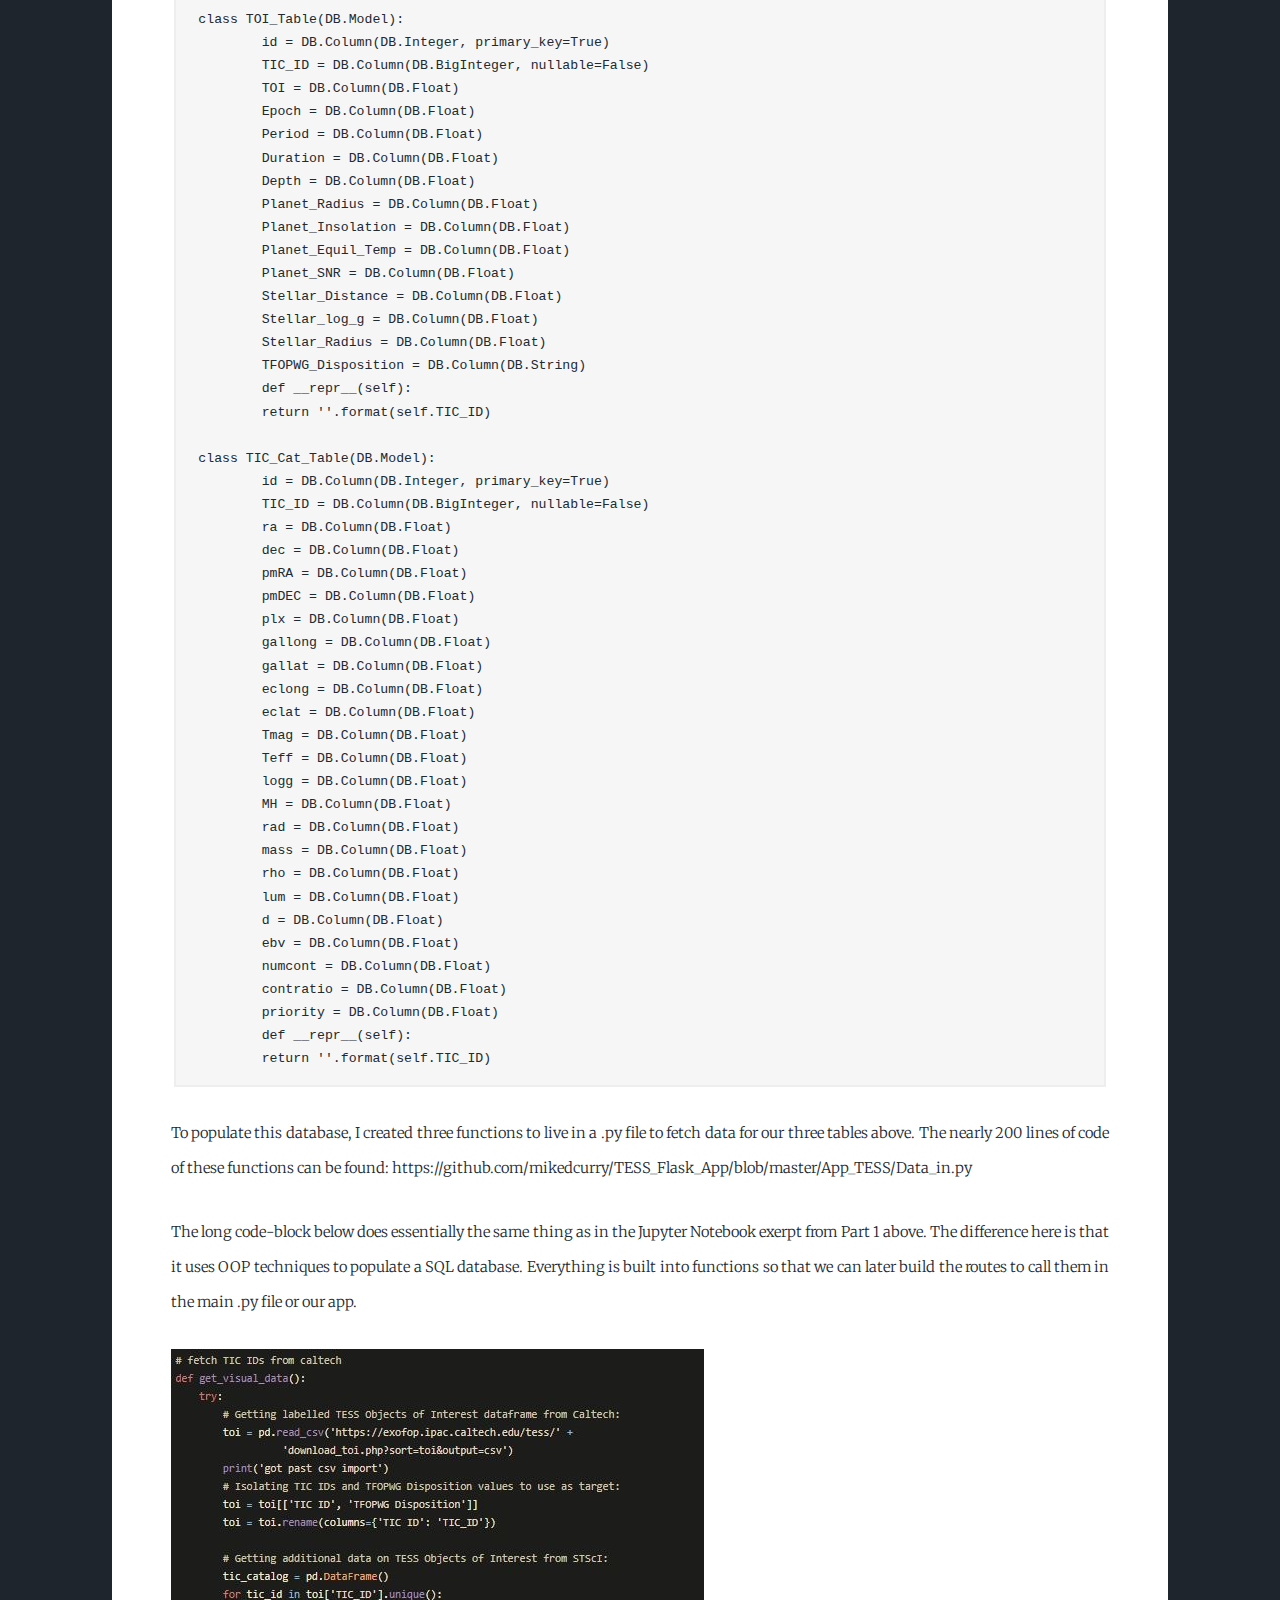
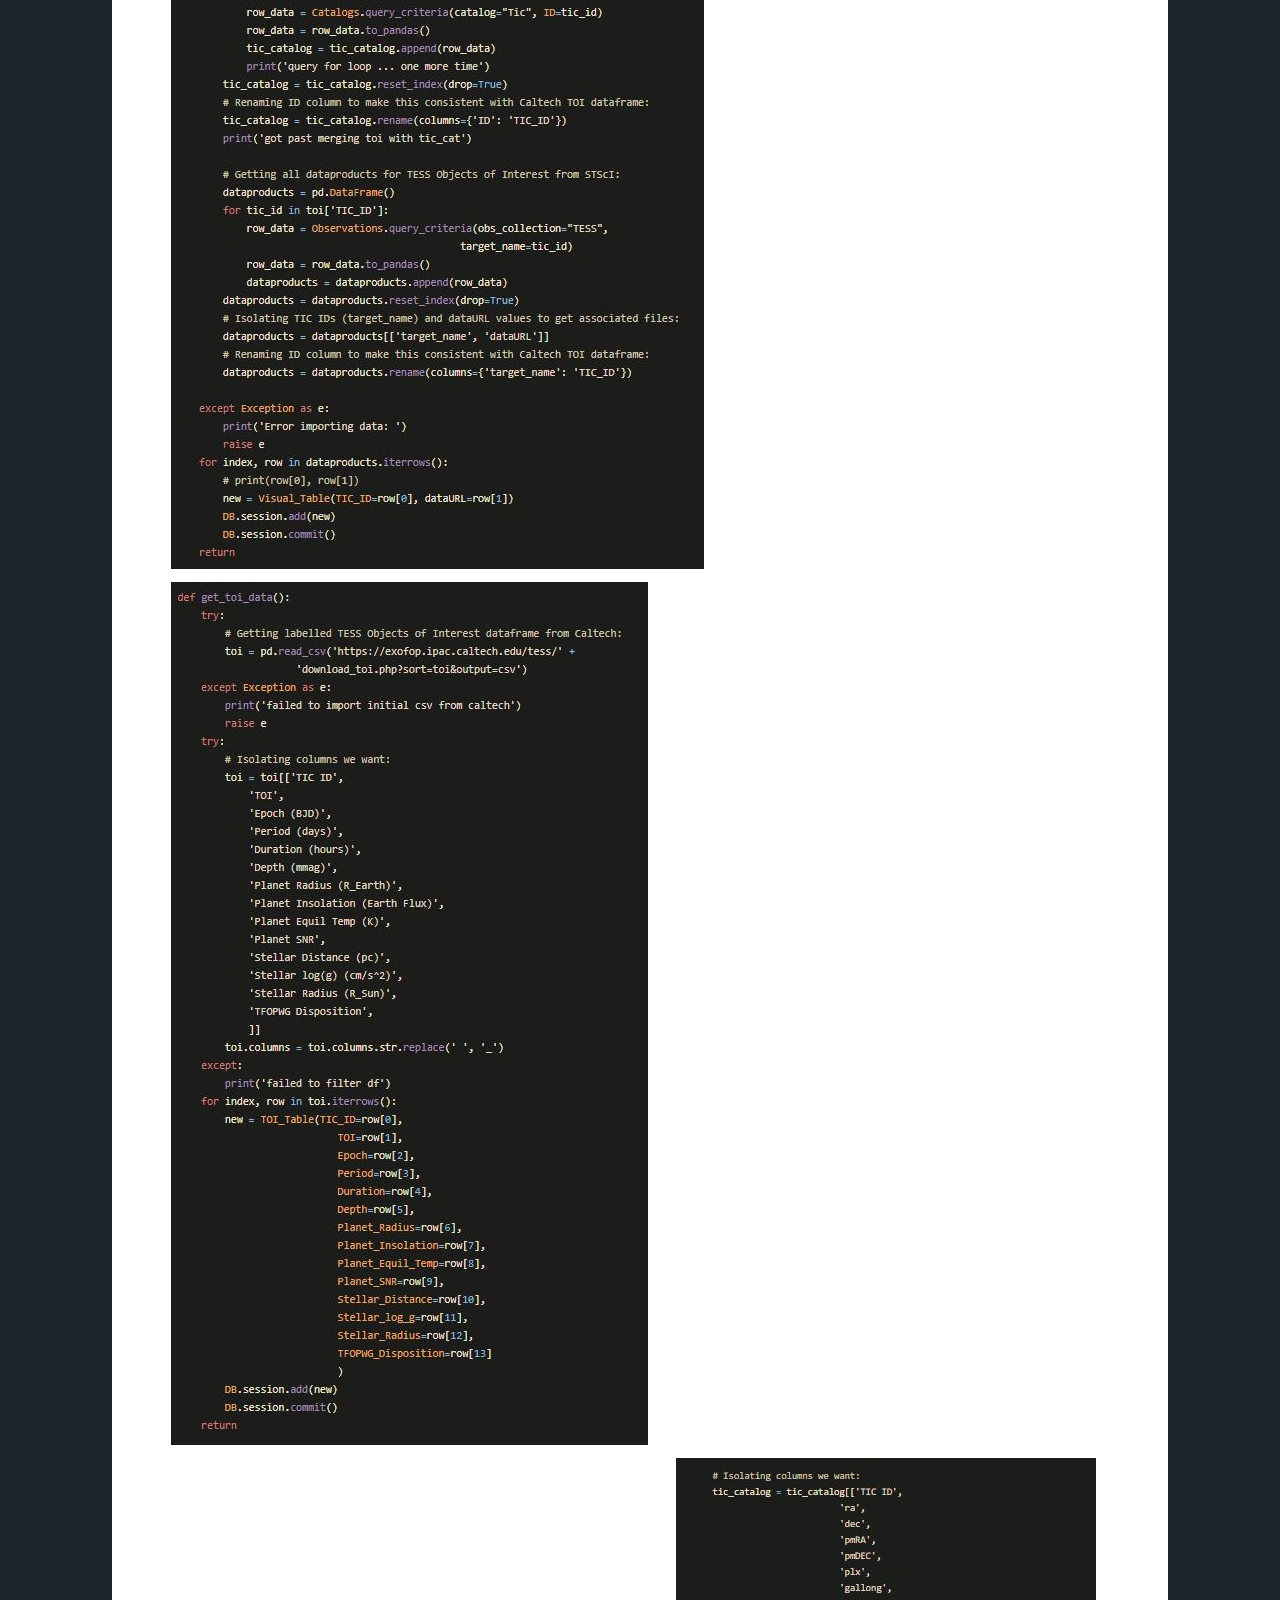
<file: tess.html>
<!DOCTYPE HTML>
<!--
	Massively by HTML5 UP
	html5up.net | @ajlkn
	Free for personal and commercial use under the CCA 3.0 license (html5up.net/license)
-->
<html>
	<head>
		<title>Planet Finding App</title>
		<meta charset="utf-8" />
		<meta name="viewport" content="width=device-width, initial-scale=1, user-scalable=no" />
		<link rel="stylesheet" href="assets/css/main.css" />
		<noscript><link rel="stylesheet" href="assets/css/noscript.css" /></noscript>
	</head>
	<body class="is-preload">

		<!-- Wrapper -->
			<div id="wrapper">

				<!-- Header -->
					<header id="header">
						<a href="index.html" class="logo">Main</a>
					</header>

					<nav id="nav">
						<ul class="links">
							<li class="active"><a href="index.html">Projects</a></li>
							<li><a href="about.html">About Me</a></li>
							<li><a href="contact.html">Contact</a></li>
							<li><a target="_blank" href="curry_resume_3_2020.pdf">Resume PDF</a></li>
						</ul>
						<ul class="icons">
							<li><a href="https://www.linkedin.com/in/michael-curry-7ab92118a/" class="icon brands alt fa-linkedin"><span class="label">LinkedIn</span></a></li>
							<li><a href="https://medium.com/@mdcurry1138" class="icon brands alt fa-medium"><span class="label">Medium</span></a></li>
							<li><a href="https://twitter.com/MikeDCurry" class="icon brands alt fa-twitter"><span class="label">Twitter</span></a></li>
							<li><a href="https://github.com/mikedcurry" class="icon brands alt fa-github"><span class="label">GitHub</span></a></li>
						</ul>
					</nav>

				<!-- Main -->
					<div id="main">

						<!-- Post -->
							<section class="post">
								<header class="major">
                                    <h1>TESS Planet Finding App</h1>
								</header>
								<h4>Core of the project: a model to CATEGORIZE light-curves</h4>
                                <p>NASA's TESS satellite started taking light readings of 200,000 of the brightest, 
									closest stars in 2018. Nasa expects to find about 300 earth-sized exoplanets within the 
									next year. Data from this on-going project is being made available to the public. For 
									my very first co-op project, another Data Science student and I paired up to see if 
									we could find anything interesting.
                                </p>
                                
								<div class="image main"><img src="images\tess_generic.jpg" alt="" /></div>


								<p>
									To be clear, neither of us are astrophysicists. Nonetheless, after brainstorming 
									together, we came up with a way for a way that machine learning might contribute to 
									NASA's project without any reference to physics. To train a classification model, 
									all we needed was a set of data to train on both with and without exoplanets - think  
									hotdog / not a hotdog from the show Silicon Valley. We had access to the raw 
									data without any classification. If we could get a list of stars in the data that had 
									already been established as likely to have planets, then we were in business.
								</p>
								<span class="image right"><img src="images\transiting-exoplanet-with-brightness-graph-anim.gif" alt="" /></span>

								<p>
									As it turned out, CalTech had already begun composing a list of most likely stars in 
									the TESS data to have planets. They wanted to get this information out there to direct 
									the attention of the physics community towards the stars that were most likely to yield 
									interesting results, and to get people to start pointing equipment in the right 
									directions. As it so happened, this is exactly the information we also needed to build 
									a classification model.								
								</p>
								<p>
									We combined the CalTech data with data from STScI in Baltimore, MD, together the data 
									formed X and y vectors of our models. We also found a number of helpful Jupyter 
									Notebooks on the community resources section of NASA's website to create nice 
									light-curve visuals like the one below.
								</p>
								<div class="image main"><img src="images\LightCurve.png" alt="" /></div>
								<p>
									Essentially, our model took in the whole swath of these scattered data-points for each 
									planet and was charged to produce a single probability for whether each star had at 
									least one planet. 
									
									The power of this approach, though it could never 
									stand alone, is that it allows us to look for patterns that we were not 
									looking for explicitly. While initially physics might find probable planets in the 
									data using rigid and well defined rules, our secondary / piggy-back approach allowed 
									us to look for general patterns. Most notably, we are not really able to say exactly 
									what the patterns are that our model is picking up on, only that it must be catching 
									on to something if it is predicting accurately.
								</p>
								<hr />
								<h4>Part 1: GETTING DATA AND VISUALIZING IT</h4>
								<p>Getting data from CalTech:</p>
								<pre><code>import pandas as pd

# Getting labelled TESS Objects of Interest df from Caltech:
toi = pd.read_csv('https://exofop.ipac.caltech.edu/tess/' + 
					'download_toi.php?sort=toi&output=csv')

# Isolating columns of interest:
toi = toi[['TIC ID',
			'TOI',
			'Epoch (BJD)',
			'Period (days)',
			'Duration (hours)',
			'Depth (mmag)',
			'Planet Radius (R_Earth)',
			'Planet Insolation (Earth Flux)',
			'Planet Equil Temp (K)',
			'Planet SNR',
			'Stellar Distance (pc)',
			'Stellar log(g) (cm/s^2)',
			'Stellar Radius (R_Sun)',
			'TFOPWG Disposition',
			]]
#some cleaning
toi.columns = toi.columns.str.replace(' ', '_')</code></pre>
									<p>Getting data from STScI:</p>
									<pre><code>from astroquery.mast import Catalogs
from astropy.table import Table
from tqdm import tqdm

# Getting additional data on TESS Objects of Interest from STScI:
tic_catalog = pd.DataFrame()
for tic_id in tqdm(toi['TIC_ID'].unique()):
	row_data = Catalogs.query_criteria(catalog="Tic", ID=tic_id)
	row_data = row_data.to_pandas()
	tic_catalog = tic_catalog.append(row_data)
tic_catalog = tic_catalog.reset_index(drop=True)

# Renaming ID column to make this consistent with Caltech TOI dataframe:
tic_catalog = tic_catalog.rename(columns={'ID': 'TIC_ID'})

# Isolating columns of interest:
tic_catalog = tic_catalog[['TIC_ID',
			'ra',
			'dec',
			'pmRA',
			'pmDEC',
			'plx',
			'gallong',
			'gallat',
			'eclong',
			'eclat',
			'Tmag',
			'Teff',
			'logg',
			'MH',
			'rad',
			'mass',
			'rho',
			'lum',
			'd',
			'ebv',
			'numcont',
			'contratio',
			'priority']]

tic_catalog.columns = tic_catalog.columns.str.replace(' ', '_')</code></pre>
										<p>Getting dataproduct URLs for stars in the dataframes 
											above cataloged by TIC id from STScI:
										</p>
										<pre><code>from astroquery.mast import Observations

# Getting all dataproducts for TESS Objects of Interest from STScI:
dataproducts = pd.DataFrame()
for tic_id in tqdm(toi['TIC_ID'].unique()):
	row_data = Observations.query_criteria(obs_collection="TESS",
											target_name=tic_id)
	row_data = row_data.to_pandas()
	dataproducts = dataproducts.append(row_data)
dataproducts = dataproducts.reset_index(drop=True)

# Renaming ID column to make this consistent with Caltech TOI dataframe:
dataproducts = dataproducts.rename(columns={'target_name': 'TIC_ID'})

# Isolating TIC IDs (target_name) and dataURL values to get associated files:
dataproducts = dataproducts[['TIC_ID', 'dataURL']]

dataproducts.columns = dataproducts.columns.str.replace(' ', '_')</code></pre>
											<p>To inspect the uniqueness of dataproducts available for each star (TIC id):</p>
											<pre><code># Getting list of unique TIC IDs in each of the three dataframes:
toi_unique_ids = toi['TIC_ID'].unique().tolist()
tic_catalog_unique_ids = tic_catalog['TIC_ID'].unique().tolist()
dataproducts_unique_ids = dataproducts['TIC_ID'].unique().tolist()
dataproducts_unique_ids = [int(tic_id) for tic_id in dataproducts_unique_ids]</code></pre>
												<p>
													After exploring the above resulting lists, it was time to try to 
													extract some information. Relying heavily on tutorials found through 
													the NASA community pages 
													(See <a href="https://github.com/spacetelescope/notebooks/blob/master/notebooks/">here</a>) 
													, the following yield all light-curves from an example star:
												</p>
												<pre><code>from astropy.io import fits
import matplotlib.pyplot as plt

# Getting urls for all dataproducts associated with TIC ID 29781292:
urls_for_29781292 = dataproducts[dataproducts['TIC_ID'] == '29781292'][
	'dataURL'].tolist()

# Getting urls for all lc.fits files associated with TIC ID 29781292:
lcs_for_29781292 = [url for url in urls_for_29781292 if 
					url.endswith('lc.fits')]

# Describing and plotting all lc.fits files associated with TIC ID 29781292:
# See https://github.com/spacetelescope/notebooks/blob/master/notebooks/
# MAST/TESS/beginner_how_to_use_lc/beginner_how_to_use_lc.ipynb
for url in lcs_for_29781292:
	
	fits_file = ('https://mast.stsci.edu/api/v0.1/Download/file?uri=' + url)
	
	# print(fits.info(fits_file), "\n")
	
	# print(fits.getdata(fits_file, ext=1).columns)
	
	with fits.open(fits_file, mode="readonly") as hdulist:
		tess_bjds = hdulist[1].data['TIME']
		sap_fluxes = hdulist[1].data['SAP_FLUX']
		pdcsap_fluxes = hdulist[1].data['PDCSAP_FLUX']
	
	fig, ax = plt.subplots()

	ax.plot(tess_bjds, pdcsap_fluxes, 'ko')

	ax.set_ylabel("PDCSAP Flux (e-/s)")
	ax.set_xlabel("Time (TBJD)")

	plt.show()</code></pre>
								<span class="image fit"><img src="images\lc_example.JPG" alt="" /></span>
								<p>
									For the sample star chosen for this example there were another 12 plots 
									like the one above plotted from the code block above. Some stars had 
									several dataproducts, while others had none.
								</p>
								<p>
									For most stars, the data plots below were also available. Again, 
									information for how to do this was found
									<a href='https://github.com/spacetelescope/notebooks/blob/master/notebooks/MAST/'>here</a>
								</p>
								<pre><code>import numpy as np

# Getting urls for all dvt.fits files associated with TIC ID 29781292:
# dvts_for_29781292 = [url for url in urls_for_29781292 if 
# url.endswith('dvt.fits')]

# Describing and plotting all lc.fits files associated with TIC ID 29781292:
# See https://github.com/spacetelescope/notebooks/blob/master/notebooks/MAST/
# TESS/beginner_how_to_use_dvt/beginner_how_to_use_dvt.ipynb
for url in dvts_for_29781292:

fits_file = ('https://mast.stsci.edu/api/v0.1/Download/file?uri=' + url)

print(fits.info(fits_file), "\n")

print(fits.getdata(fits_file, ext=1).columns)

with fits.open(fits_file, mode="readonly") as hdulist:

	star_teff = hdulist[0].header['TEFF']
	star_logg = hdulist[0].header['LOGG']
	star_tmag = hdulist[0].header['TESSMAG']

	period = hdulist[1].header['TPERIOD']
	duration = hdulist[1].header['TDUR']
	epoch = hdulist[1].header['TEPOCH']
	depth = hdulist[1].header['TDEPTH']

	times = hdulist[1].data['TIME']
	phases = hdulist[1].data['PHASE']
	fluxes_init = hdulist[1].data['LC_INIT']
	model_fluxes_init = hdulist[1].data['MODEL_INIT']

sort_indexes = np.argsort(phases)

fig, ax = plt.subplots(figsize=(12,4))

ax.plot(phases[sort_indexes], fluxes_init[sort_indexes], 'ko',
		markersize=2)

ax.plot(phases[sort_indexes], model_fluxes_init[sort_indexes], '-r')

ax.set_ylabel("Flux (relative)")
ax.set_xlabel("Orbital Phase")

plt.show()</code></pre>

								<p>
									This produces  all of the dvt light-curve plots available for a star in the TESS 
									data. An example dvt plot:
								</p>
								<span class="image fit"><img src="images\dvt_example.JPG" alt="" /></span>
								<p>Finally, we could save our newly wrangled data in new csv files:</p>
								<pre><code>toi.to_csv('toi_example.csv')
tic_catalog.to_csv('tic_catalog_example.csv')
dataproducts.to_csv('dataproducts_example.csv')</code></pre>
								<hr />

								<h4>PART 2: BUILDING A PREDICTIVE MODEL</h4>
								<p>Since we were going to need to get our data into a SQL database, we started by pulling 
									our csv data saved above into a pandas df, transferred it into a sqlite db, then 
									back into a pandas df, merged on the unique star number (TIC id).
								</p>
								<pre><code>from sqlalchemy import create_engine
from astropy.io import fits

# Importing example data:
toi = pd.read_csv('toi_example.csv')
tic_catalog = pd.read_csv('tic_catalog_example.csv')

# Getting it into an sqlite database:
engine = create_engine('sqlite://', echo=False)

toi.to_sql('toi', con=engine, index=False)
tic_catalog.to_sql('tic_catalog', con=engine, index=False)
# Pulling data from sql database:
toi = pd.read_sql_table('toi', engine).drop(columns='Unnamed: 0')
tic_catalog = pd.read_sql_table(
	'tic_catalog', engine).drop(columns='Unnamed: 0')

# Assembling data needed for model:
df = toi.merge(tic_catalog, on='TIC_ID')</code></pre>
								<p>
									Next came some data cleaning and a Test/Train split. In this case, because the size 
									of the training set was relatively small, we decided against a validation split.
								</p>
								<pre><code>from sklearn.model_selection import train_test_split

# Separating confirmed planets from false positives:
df['TFOPWG_Disposition'] = df[
	'TFOPWG_Disposition'].replace({'KP': 1, 'CP': 1, 'FP': 0})

# Creating confirmed planets dataframe:
cp_df = df[df['TFOPWG_Disposition'] == 1]

# Creating false positives dataframe:
fp_df = df[df['TFOPWG_Disposition'] == 0]

# Train/test split on both dataframes:
cp_train, cp_test = train_test_split(cp_df, random_state=42)
fp_train, fp_test = train_test_split(fp_df, random_state=42)

# Combining training dataframes:
train = cp_train.append(fp_train)
train = train.sample(frac=1, random_state=42).reset_index(drop=True)

# Combining test dataframes:
test = cp_test.append(fp_test)
test = test.sample(frac=1, random_state=42).reset_index(drop=True)

# Dropping columns from training dataframe that aren't used in model:
X_train = train.drop(columns=['TIC_ID', 'TOI', 'TFOPWG_Disposition'])
# Getting labels for training data:
y_train = train['TFOPWG_Disposition'].astype(int)

# Dropping columns from test dataframe that aren't used in model:
X_test = test.drop(columns=['TIC_ID', 'TOI', 'TFOPWG_Disposition'])
# Getting labels for test data:
y_test = test['TFOPWG_Disposition'].astype(int)</code></pre>
								<p>Finally it was time to build a Keras Neural Network model:</p>
								<pre><code>from tensorflow import keras
from tensorflow.keras.models import Sequential
from tensorflow.keras.layers import Dense
from tensorflow.keras import optimizers
from tensorflow.keras.wrappers.scikit_learn import KerasClassifier
from sklearn.preprocessing import RobustScaler
from sklearn.impute import SimpleImputer
from sklearn.pipeline import make_pipeline

# Setting up model architecture for neural net:
def create_model():
	# Instantiate model:
	model = Sequential()
	# Add input layer:
	model.add(Dense(20, input_dim=33, activation='relu'))
	# Add hidden layer:
	model.add(Dense(20, activation='relu'))
	# Add output layer:
	model.add(Dense(1, activation='sigmoid'))
	# Compile model:
	model.compile(loss='binary_crossentropy', optimizer='adam',
				metrics=['accuracy'])
	return model

# Putting neural net in a pipeline:
pipeline = make_pipeline(
	SimpleImputer(strategy='mean'),
	RobustScaler(),
	KerasClassifier(build_fn=create_model, verbose=2)
)

# Fitting the neural net:
pipeline.fit(X_train,
				y_train,
				kerasclassifier__batch_size=5,
				kerasclassifier__epochs=50,
				kerasclassifier__validation_split=.2,
				kerasclassifier__verbose=2)

# Printing train and test accuracy:
print('\n\n')
print(f'Train Accuracy Score:', pipeline.score(X_train, y_train), '\n')
print(f'Test Accuracy Score:', pipeline.score(X_test, y_test))</code></pre>
								<p>
									After running 50 epochs, accuracy honed in on about 80% with 
									a loss around 1.08:
								</p>
								<span class="image fit"><img src="images\lc_confusion_mtrx.JPG" alt="" /></span>

								<hr />

								<h4>Part 3: Building our Model into an App</h4>
								<p>
									In addition to building the model itself, my DS partner and I set out to create a 
									simple interactive app with our findings. As a minimal product, we hoped for a user to 
									be able to select a star from the data and see a light-curve graph with our model's 
									predictions.
								</p>
								<p>
									To tackle this, I built a Python Flask App. In retrospect, we really didn't need to 
									reproduce all of our work in the app, but we did. I created a number of python classes 
									in Object Oriented Programming style to most easily transfer our local work on a sqlite 
									database to a populating our production PostgreSQL DB and used SQLAlchemy. The idea 
									was to build something that we could come back to and build out more features.
								</p>
								<p>

								</p>

                                <!-- Preformatted Code -->
								<pre><code>from flask_sqlalchemy import SQLAlchemy

#Instantiate
DB = SQLAlchemy()

# create visualization info class
class Visual_Table(DB.Model):
	id = DB.Column(DB.Integer, primary_key=True)
	TIC_ID = DB.Column(DB.BigInteger, nullable=False)
	dataURL = DB.Column(DB.String(100))
	def __repr__(self):
	return '<Visual_Table {}>'.format(self.TIC_ID)

class TOI_Table(DB.Model):
	id = DB.Column(DB.Integer, primary_key=True)
	TIC_ID = DB.Column(DB.BigInteger, nullable=False)
	TOI = DB.Column(DB.Float)
	Epoch = DB.Column(DB.Float)
	Period = DB.Column(DB.Float)
	Duration = DB.Column(DB.Float)
	Depth = DB.Column(DB.Float)
	Planet_Radius = DB.Column(DB.Float)
	Planet_Insolation = DB.Column(DB.Float)
	Planet_Equil_Temp = DB.Column(DB.Float)
	Planet_SNR = DB.Column(DB.Float)
	Stellar_Distance = DB.Column(DB.Float)
	Stellar_log_g = DB.Column(DB.Float)
	Stellar_Radius = DB.Column(DB.Float)
	TFOPWG_Disposition = DB.Column(DB.String)
	def __repr__(self):
	return '<TOI_Table {}>'.format(self.TIC_ID)

class TIC_Cat_Table(DB.Model):
	id = DB.Column(DB.Integer, primary_key=True)
	TIC_ID = DB.Column(DB.BigInteger, nullable=False)
	ra = DB.Column(DB.Float)
	dec = DB.Column(DB.Float)
	pmRA = DB.Column(DB.Float)
	pmDEC = DB.Column(DB.Float)
	plx = DB.Column(DB.Float)
	gallong = DB.Column(DB.Float)
	gallat = DB.Column(DB.Float)
	eclong = DB.Column(DB.Float)
	eclat = DB.Column(DB.Float)
	Tmag = DB.Column(DB.Float)
	Teff = DB.Column(DB.Float)
	logg = DB.Column(DB.Float)
	MH = DB.Column(DB.Float)
	rad = DB.Column(DB.Float)
	mass = DB.Column(DB.Float)
	rho = DB.Column(DB.Float)
	lum = DB.Column(DB.Float)
	d = DB.Column(DB.Float)
	ebv = DB.Column(DB.Float)
	numcont = DB.Column(DB.Float)
	contratio = DB.Column(DB.Float)
	priority = DB.Column(DB.Float)
	def __repr__(self):
	return '<TIC_Cat_Table {}>'.format(self.TIC_ID)</code></pre>
                                <p>
									To populate this database, I created three functions to live in a .py file to fetch 
									data for our three tables above. The nearly 200 lines of code of these functions 
									can be found: 
									https://github.com/mikedcurry/TESS_Flask_App/blob/master/App_TESS/Data_in.py								
								</p>
								<p>
									The long code-block below does essentially the same thing as in the Jupyter 
									Notebook exerpt from Part 1 above. The difference here is that it uses OOP 
									techniques to populate a SQL database. Everything is built into functions so 
									that we can later build the routes to call them in the main .py file or our app.
								</p>
								<span class="image center"><img src="images\data_in_visuals.JPG" alt="" /></span>
								<span class="image center"><img src="images\get_toi_data.JPG" alt="" /></span>
								<span class="image center"><img src="images\get_tic_data1.JPG" alt="" /></span>
								<span class="image center"><img src="images\get_tic_data2.JPG" alt="" /></span>
								<span class="image center"><img src="images\data_in_final.JPG" alt="" /></span>

								<p>
									With the architecture of our database set out, and our model built into a 
									callable function, we were ready to spend the last day of the project creating 
									all the routes in our Flask App.
								</p>
								<pre><code>def create_app():
"""create and config an instance of the Flask App"""
app = Flask(__name__)

# configure DB, will need to update this when changing DBs?
app.config['SQLALCHEMY_DATABASE_URI'] = config('DATABASE_URL')
app.config['SQLALCHEMY_TRACK_MODIFICATIONS'] = False
app.config['ENV'] = config('ENV')
DB.init_app(app)
# with app.app_context():
#     db.create_all()

# Create home route
@app.route('/')
def root():
	#Pull example data from Notebooks folder. Will be be pulled from sql DB in the future.
	return render_template('home.html', 
				title = 'Finding Planets:TESS', 
				toi_table=(TOI_Table.query.all()), 
				tic_table=(TIC_Cat_Table.query.all())
				)     

@app.route('/total_reset')
def total_reset():
	DB.drop_all()
	DB.create_all()
	get_visual_data()
	get_toi_data()
	get_tic_catalog()
	return render_template('home.html', title='Reset Database!')

@app.route('/predict')
def predict():
	get_all_predictions()
	return render_template('home.html', title='prediction pipeline works!')

return app</code></pre>
							<p>It doesn't look like much yet, but we got a web app deployed. 
								Our PostgreSQL database is populated, and we have a functioning 
								pipeline for our model. On the front end, which was built over the course of 
								about two hours with virtually no experience with HTML at the time, there is 
								a table with a set of links to go to the light curve graphs. 
							</p>
							<p> Check out the deployed app. Be patient, it takes a few seconds to load. :D</p>
							<ul class="actions special">
								<li><a href="https://findingplanets.herokuapp.com/" class="button large">Deployed App</a>
							</ul>

								<!-- <hr /> -->




							</section>

					</div>

				<!-- Footer -->
				<footer id="footer">
					<section class="split contact">
						<section>
							<h3>Phone</h3>
							<p><a href="tel:+15757709143">(575) 770-9143</a></p>
						</section>
						<section>
							<h3>Email</h3>
							<p><a href="#">mikecurry.ds@gmail.com</a></p>
						</section>
						<section>
							<h3>Social</h3>
							<ul class="icons alt">
								<li><a href="https://www.linkedin.com/in/michael-curry-7ab92118a/" class="icon brands alt fa-linkedin"><span class="label">LinkedIn</span></a></li>
								<li><a href="https://medium.com/@mdcurry1138" class="icon brands alt fa-medium"><span class="label">Medium</span></a></li>
								<li><a href="https://twitter.com/MikeDCurry" class="icon brands alt fa-twitter"><span class="label">Twitter</span></a></li>
								<li><a href="https://github.com/mikedcurry" class="icon brands alt fa-github"><span class="label">GitHub</span></a></li>
							</ul>
						</section>
				</section>
			</footer>

		<!-- Copyright -->
			<div id="copyright">
				<ul><li>Michael Curry</li><li>Data Scientist</li></ul>
			</div>

	<!-- Scripts -->
		<script src="assets/js/jquery.min.js"></script>
		<script src="assets/js/jquery.scrollex.min.js"></script>
		<script src="assets/js/jquery.scrolly.min.js"></script>
		<script src="assets/js/browser.min.js"></script>
		<script src="assets/js/breakpoints.min.js"></script>
		<script src="assets/js/util.js"></script>
		<script src="assets/js/main.js"></script>

</body>
</html>
</file>
<file: assets/css/main.css>
@import url(fontawesome-all.min.css);
@import url("https://fonts.googleapis.com/css?family=Merriweather:300,700,300italic,700italic|Source+Sans+Pro:900");

/*
	Massively by HTML5 UP
	html5up.net | @ajlkn
	Free for personal and commercial use under the CCA 3.0 license (html5up.net/license)
*/

html, body, div, span, applet, object,
iframe, h1, h2, h3, h4, h5, h6, p, blockquote,
pre, a, abbr, acronym, address, big, cite,
code, del, dfn, em, img, ins, kbd, q, s, samp,
small, strike, strong, sub, sup, tt, var, b,
u, i, center, dl, dt, dd, ol, ul, li, fieldset,
form, label, legend, table, caption, tbody,
tfoot, thead, tr, th, td, article, aside,
canvas, details, embed, figure, figcaption,
footer, header, hgroup, menu, nav, output, ruby,
section, summary, time, mark, audio, video {
	margin: 0;
	padding: 0;
	border: 0;
	font-size: 100%;
	font: inherit;
	vertical-align: baseline;}

article, aside, details, figcaption, figure,
footer, header, hgroup, menu, nav, section {
	display: block;}

body {
	line-height: 1;
}

ol, ul {
	list-style: none;
}

blockquote, q {
	quotes: none;
}

	blockquote:before, blockquote:after, q:before, q:after {
		content: '';
		content: none;
	}

table {
	border-collapse: collapse;
	border-spacing: 0;
}

body {
	-webkit-text-size-adjust: none;
}

mark {
	background-color: transparent;
	color: inherit;
}

input::-moz-focus-inner {
	border: 0;
	padding: 0;
}

input, select, textarea {
	-moz-appearance: none;
	-webkit-appearance: none;
	-ms-appearance: none;
	appearance: none;
}

/* Basic */

	@-ms-viewport {
		width: device-width;
	}

	body {
		-ms-overflow-style: scrollbar;
	}

	@media screen and (max-width: 480px) {

		html, body {
			min-width: 320px;
		}

	}

	html {
		box-sizing: border-box;
	}

	*, *:before, *:after {
		box-sizing: inherit;
	}

	body {
		background-color: #1e252d;
	}

		body.is-preload *, body.is-preload *:before, body.is-preload *:after {
			-moz-animation: none !important;
			-webkit-animation: none !important;
			-ms-animation: none !important;
			animation: none !important;
			-moz-transition: none !important;
			-webkit-transition: none !important;
			-ms-transition: none !important;
			transition: none !important;
		}

/* Type */

	html {
		font-size: 16pt;
	}

		@media screen and (max-width: 1680px) {

			html {
				font-size: 12pt;
			}

		}

		@media screen and (max-width: 1280px) {

			html {
				font-size: 11pt;
			}

		}

		@media screen and (max-width: 360px) {

			html {
				font-size: 10pt;
			}

		}

	body {
		color: #212931;
	}

	body, input, select, textarea {
		font-family: "Merriweather", Georgia, serif;
		font-weight: 300;
		font-size: 1rem;
		line-height: 2.375;
	}

	a {
		-moz-transition: color 0.2s ease-in-out, background-color 0.2s ease-in-out, border-color 0.2s ease-in-out, box-shadow 0.2s ease-in-out;
		-webkit-transition: color 0.2s ease-in-out, background-color 0.2s ease-in-out, border-color 0.2s ease-in-out, box-shadow 0.2s ease-in-out;
		-ms-transition: color 0.2s ease-in-out, background-color 0.2s ease-in-out, border-color 0.2s ease-in-out, box-shadow 0.2s ease-in-out;
		transition: color 0.2s ease-in-out, background-color 0.2s ease-in-out, border-color 0.2s ease-in-out, box-shadow 0.2s ease-in-out;
		border-bottom: dotted 1px;
		text-decoration: none;
	}

		a:hover {
			border-bottom-color: transparent;
		}

	strong, b {
		font-weight: 600;
	}

	em, i {
		font-style: italic;
	}

	p {
		text-align: justify;
		margin: 0 0 2rem 0;
	}

	h1, h2, h3, h4, h5, h6 {
		font-family: "Source Sans Pro", Helvetica, sans-serif;
		font-weight: 900;
		line-height: 1.5;
		letter-spacing: 0.075em;
		text-transform: uppercase;
		margin: 0 0 1rem 0;
	}

		h1 a, h2 a, h3 a, h4 a, h5 a, h6 a {
			border-bottom: 0;
			color: inherit;
			text-decoration: none;
		}

	h1 {
		font-size: 4rem;
		line-height: 1.1;
		margin: 0 0 2rem 0;
	}

	h2 {
		font-size: 1.75rem;
		line-height: 1.3;
		margin: 0 0 1.5rem 0;
	}

	h3 {
		font-size: 1.25rem;
		margin: 0 0 1.5rem 0;
	}

	h4 {
		font-size: 1rem;
	}

	h5 {
		font-size: 0.9rem;
	}

	h6 {
		font-size: 0.8rem;
	}

	sub {
		font-size: 0.8rem;
		position: relative;
		top: 0.5rem;
	}

	sup {
		font-size: 0.8rem;
		position: relative;
		top: -0.5rem;
	}

	blockquote {
		border-left: solid 4px;
		font-style: italic;
		margin: 0 0 2rem 0;
		padding: 0.5rem 0 0.5rem 2rem;
	}

	code {
		border: solid 2px;
		font-family: "Courier New", monospace;
		font-size: 0.9rem;
		margin: 0 0.25rem;
		padding: 0.25rem 0.65rem;
	}

	pre {
		-webkit-overflow-scrolling: touch;
		font-family: "Courier New", monospace;
		font-size: 0.9rem;
		margin: 0 0 2rem 0;
	}

		pre code {
			display: block;
			line-height: 1.75;
			padding: 1rem 1.5rem;
			overflow-x: auto;
		}

	hr {
		border: 0;
		border-bottom: solid 2px;
		margin: 3rem 0;
	}

		hr.major {
			margin: 5rem 0;
		}

	.align-left {
		text-align: left;
	}

	.align-center {
		text-align: center;
	}

	.align-right {
		text-align: right;
	}

	input, select, textarea {
		color: #212931;
	}

	a {
		color: #212931;
		border-bottom-color: rgba(33, 41, 49, 0.5);
	}

		a:hover {
			border-bottom-color: transparent;
			color: #18bfef !important;
		}

	strong, b {
		color: #212931;
	}

	h1, h2, h3, h4, h5, h6 {
		color: #212931;
	}

	blockquote {
		border-left-color: #eeeeee;
	}

	code {
		background: rgba(220, 220, 220, 0.25);
		border-color: #eeeeee;
	}

	hr {
		border-bottom-color: #eeeeee;
	}

/* Row */

	.row {
		display: flex;
		flex-wrap: wrap;
		box-sizing: border-box;
		align-items: stretch;
	}

		.row > * {
			box-sizing: border-box;
		}

		.row.gtr-uniform > * > :last-child {
			margin-bottom: 0;
		}

		.row.aln-left {
			justify-content: flex-start;
		}

		.row.aln-center {
			justify-content: center;
		}

		.row.aln-right {
			justify-content: flex-end;
		}

		.row.aln-top {
			align-items: flex-start;
		}

		.row.aln-middle {
			align-items: center;
		}

		.row.aln-bottom {
			align-items: flex-end;
		}

		.row > .imp {
			order: -1;
		}

		.row > .col-1 {
			width: 8.33333%;
		}

		.row > .off-1 {
			margin-left: 8.33333%;
		}

		.row > .col-2 {
			width: 16.66667%;
		}

		.row > .off-2 {
			margin-left: 16.66667%;
		}

		.row > .col-3 {
			width: 25%;
		}

		.row > .off-3 {
			margin-left: 25%;
		}

		.row > .col-4 {
			width: 33.33333%;
		}

		.row > .off-4 {
			margin-left: 33.33333%;
		}

		.row > .col-5 {
			width: 41.66667%;
		}

		.row > .off-5 {
			margin-left: 41.66667%;
		}

		.row > .col-6 {
			width: 50%;
		}

		.row > .off-6 {
			margin-left: 50%;
		}

		.row > .col-7 {
			width: 58.33333%;
		}

		.row > .off-7 {
			margin-left: 58.33333%;
		}

		.row > .col-8 {
			width: 66.66667%;
		}

		.row > .off-8 {
			margin-left: 66.66667%;
		}

		.row > .col-9 {
			width: 75%;
		}

		.row > .off-9 {
			margin-left: 75%;
		}

		.row > .col-10 {
			width: 83.33333%;
		}

		.row > .off-10 {
			margin-left: 83.33333%;
		}

		.row > .col-11 {
			width: 91.66667%;
		}

		.row > .off-11 {
			margin-left: 91.66667%;
		}

		.row > .col-12 {
			width: 100%;
		}

		.row > .off-12 {
			margin-left: 100%;
		}

		.row.gtr-0 {
			margin-top: 0;
			margin-left: 0rem;
		}

			.row.gtr-0 > * {
				padding: 0 0 0 0rem;
			}

			.row.gtr-0.gtr-uniform {
				margin-top: 0rem;
			}

				.row.gtr-0.gtr-uniform > * {
					padding-top: 0rem;
				}

		.row.gtr-25 {
			margin-top: 0;
			margin-left: -0.375rem;
		}

			.row.gtr-25 > * {
				padding: 0 0 0 0.375rem;
			}

			.row.gtr-25.gtr-uniform {
				margin-top: -0.375rem;
			}

				.row.gtr-25.gtr-uniform > * {
					padding-top: 0.375rem;
				}

		.row.gtr-50 {
			margin-top: 0;
			margin-left: -0.75rem;
		}

			.row.gtr-50 > * {
				padding: 0 0 0 0.75rem;
			}

			.row.gtr-50.gtr-uniform {
				margin-top: -0.75rem;
			}

				.row.gtr-50.gtr-uniform > * {
					padding-top: 0.75rem;
				}

		.row {
			margin-top: 0;
			margin-left: -1.5rem;
		}

			.row > * {
				padding: 0 0 0 1.5rem;
			}

			.row.gtr-uniform {
				margin-top: -1.5rem;
			}

				.row.gtr-uniform > * {
					padding-top: 1.5rem;
				}

		.row.gtr-150 {
			margin-top: 0;
			margin-left: -2.25rem;
		}

			.row.gtr-150 > * {
				padding: 0 0 0 2.25rem;
			}

			.row.gtr-150.gtr-uniform {
				margin-top: -2.25rem;
			}

				.row.gtr-150.gtr-uniform > * {
					padding-top: 2.25rem;
				}

		.row.gtr-200 {
			margin-top: 0;
			margin-left: -3rem;
		}

			.row.gtr-200 > * {
				padding: 0 0 0 3rem;
			}

			.row.gtr-200.gtr-uniform {
				margin-top: -3rem;
			}

				.row.gtr-200.gtr-uniform > * {
					padding-top: 3rem;
				}

		@media screen and (max-width: 1680px) {

			.row {
				display: flex;
				flex-wrap: wrap;
				box-sizing: border-box;
				align-items: stretch;
			}

				.row > * {
					box-sizing: border-box;
				}

				.row.gtr-uniform > * > :last-child {
					margin-bottom: 0;
				}

				.row.aln-left {
					justify-content: flex-start;
				}

				.row.aln-center {
					justify-content: center;
				}

				.row.aln-right {
					justify-content: flex-end;
				}

				.row.aln-top {
					align-items: flex-start;
				}

				.row.aln-middle {
					align-items: center;
				}

				.row.aln-bottom {
					align-items: flex-end;
				}

				.row > .imp-xlarge {
					order: -1;
				}

				.row > .col-1-xlarge {
					width: 8.33333%;
				}

				.row > .off-1-xlarge {
					margin-left: 8.33333%;
				}

				.row > .col-2-xlarge {
					width: 16.66667%;
				}

				.row > .off-2-xlarge {
					margin-left: 16.66667%;
				}

				.row > .col-3-xlarge {
					width: 25%;
				}

				.row > .off-3-xlarge {
					margin-left: 25%;
				}

				.row > .col-4-xlarge {
					width: 33.33333%;
				}

				.row > .off-4-xlarge {
					margin-left: 33.33333%;
				}

				.row > .col-5-xlarge {
					width: 41.66667%;
				}

				.row > .off-5-xlarge {
					margin-left: 41.66667%;
				}

				.row > .col-6-xlarge {
					width: 50%;
				}

				.row > .off-6-xlarge {
					margin-left: 50%;
				}

				.row > .col-7-xlarge {
					width: 58.33333%;
				}

				.row > .off-7-xlarge {
					margin-left: 58.33333%;
				}

				.row > .col-8-xlarge {
					width: 66.66667%;
				}

				.row > .off-8-xlarge {
					margin-left: 66.66667%;
				}

				.row > .col-9-xlarge {
					width: 75%;
				}

				.row > .off-9-xlarge {
					margin-left: 75%;
				}

				.row > .col-10-xlarge {
					width: 83.33333%;
				}

				.row > .off-10-xlarge {
					margin-left: 83.33333%;
				}

				.row > .col-11-xlarge {
					width: 91.66667%;
				}

				.row > .off-11-xlarge {
					margin-left: 91.66667%;
				}

				.row > .col-12-xlarge {
					width: 100%;
				}

				.row > .off-12-xlarge {
					margin-left: 100%;
				}

				.row.gtr-0 {
					margin-top: 0;
					margin-left: 0rem;
				}

					.row.gtr-0 > * {
						padding: 0 0 0 0rem;
					}

					.row.gtr-0.gtr-uniform {
						margin-top: 0rem;
					}

						.row.gtr-0.gtr-uniform > * {
							padding-top: 0rem;
						}

				.row.gtr-25 {
					margin-top: 0;
					margin-left: -0.375rem;
				}

					.row.gtr-25 > * {
						padding: 0 0 0 0.375rem;
					}

					.row.gtr-25.gtr-uniform {
						margin-top: -0.375rem;
					}

						.row.gtr-25.gtr-uniform > * {
							padding-top: 0.375rem;
						}

				.row.gtr-50 {
					margin-top: 0;
					margin-left: -0.75rem;
				}

					.row.gtr-50 > * {
						padding: 0 0 0 0.75rem;
					}

					.row.gtr-50.gtr-uniform {
						margin-top: -0.75rem;
					}

						.row.gtr-50.gtr-uniform > * {
							padding-top: 0.75rem;
						}

				.row {
					margin-top: 0;
					margin-left: -1.5rem;
				}

					.row > * {
						padding: 0 0 0 1.5rem;
					}

					.row.gtr-uniform {
						margin-top: -1.5rem;
					}

						.row.gtr-uniform > * {
							padding-top: 1.5rem;
						}

				.row.gtr-150 {
					margin-top: 0;
					margin-left: -2.25rem;
				}

					.row.gtr-150 > * {
						padding: 0 0 0 2.25rem;
					}

					.row.gtr-150.gtr-uniform {
						margin-top: -2.25rem;
					}

						.row.gtr-150.gtr-uniform > * {
							padding-top: 2.25rem;
						}

				.row.gtr-200 {
					margin-top: 0;
					margin-left: -3rem;
				}

					.row.gtr-200 > * {
						padding: 0 0 0 3rem;
					}

					.row.gtr-200.gtr-uniform {
						margin-top: -3rem;
					}

						.row.gtr-200.gtr-uniform > * {
							padding-top: 3rem;
						}

		}

		@media screen and (max-width: 1280px) {

			.row {
				display: flex;
				flex-wrap: wrap;
				box-sizing: border-box;
				align-items: stretch;
			}

				.row > * {
					box-sizing: border-box;
				}

				.row.gtr-uniform > * > :last-child {
					margin-bottom: 0;
				}

				.row.aln-left {
					justify-content: flex-start;
				}

				.row.aln-center {
					justify-content: center;
				}

				.row.aln-right {
					justify-content: flex-end;
				}

				.row.aln-top {
					align-items: flex-start;
				}

				.row.aln-middle {
					align-items: center;
				}

				.row.aln-bottom {
					align-items: flex-end;
				}

				.row > .imp-large {
					order: -1;
				}

				.row > .col-1-large {
					width: 8.33333%;
				}

				.row > .off-1-large {
					margin-left: 8.33333%;
				}

				.row > .col-2-large {
					width: 16.66667%;
				}

				.row > .off-2-large {
					margin-left: 16.66667%;
				}

				.row > .col-3-large {
					width: 25%;
				}

				.row > .off-3-large {
					margin-left: 25%;
				}

				.row > .col-4-large {
					width: 33.33333%;
				}

				.row > .off-4-large {
					margin-left: 33.33333%;
				}

				.row > .col-5-large {
					width: 41.66667%;
				}

				.row > .off-5-large {
					margin-left: 41.66667%;
				}

				.row > .col-6-large {
					width: 50%;
				}

				.row > .off-6-large {
					margin-left: 50%;
				}

				.row > .col-7-large {
					width: 58.33333%;
				}

				.row > .off-7-large {
					margin-left: 58.33333%;
				}

				.row > .col-8-large {
					width: 66.66667%;
				}

				.row > .off-8-large {
					margin-left: 66.66667%;
				}

				.row > .col-9-large {
					width: 75%;
				}

				.row > .off-9-large {
					margin-left: 75%;
				}

				.row > .col-10-large {
					width: 83.33333%;
				}

				.row > .off-10-large {
					margin-left: 83.33333%;
				}

				.row > .col-11-large {
					width: 91.66667%;
				}

				.row > .off-11-large {
					margin-left: 91.66667%;
				}

				.row > .col-12-large {
					width: 100%;
				}

				.row > .off-12-large {
					margin-left: 100%;
				}

				.row.gtr-0 {
					margin-top: 0;
					margin-left: 0rem;
				}

					.row.gtr-0 > * {
						padding: 0 0 0 0rem;
					}

					.row.gtr-0.gtr-uniform {
						margin-top: 0rem;
					}

						.row.gtr-0.gtr-uniform > * {
							padding-top: 0rem;
						}

				.row.gtr-25 {
					margin-top: 0;
					margin-left: -0.375rem;
				}

					.row.gtr-25 > * {
						padding: 0 0 0 0.375rem;
					}

					.row.gtr-25.gtr-uniform {
						margin-top: -0.375rem;
					}

						.row.gtr-25.gtr-uniform > * {
							padding-top: 0.375rem;
						}

				.row.gtr-50 {
					margin-top: 0;
					margin-left: -0.75rem;
				}

					.row.gtr-50 > * {
						padding: 0 0 0 0.75rem;
					}

					.row.gtr-50.gtr-uniform {
						margin-top: -0.75rem;
					}

						.row.gtr-50.gtr-uniform > * {
							padding-top: 0.75rem;
						}

				.row {
					margin-top: 0;
					margin-left: -1.5rem;
				}

					.row > * {
						padding: 0 0 0 1.5rem;
					}

					.row.gtr-uniform {
						margin-top: -1.5rem;
					}

						.row.gtr-uniform > * {
							padding-top: 1.5rem;
						}

				.row.gtr-150 {
					margin-top: 0;
					margin-left: -2.25rem;
				}

					.row.gtr-150 > * {
						padding: 0 0 0 2.25rem;
					}

					.row.gtr-150.gtr-uniform {
						margin-top: -2.25rem;
					}

						.row.gtr-150.gtr-uniform > * {
							padding-top: 2.25rem;
						}

				.row.gtr-200 {
					margin-top: 0;
					margin-left: -3rem;
				}

					.row.gtr-200 > * {
						padding: 0 0 0 3rem;
					}

					.row.gtr-200.gtr-uniform {
						margin-top: -3rem;
					}

						.row.gtr-200.gtr-uniform > * {
							padding-top: 3rem;
						}

		}

		@media screen and (max-width: 980px) {

			.row {
				display: flex;
				flex-wrap: wrap;
				box-sizing: border-box;
				align-items: stretch;
			}

				.row > * {
					box-sizing: border-box;
				}

				.row.gtr-uniform > * > :last-child {
					margin-bottom: 0;
				}

				.row.aln-left {
					justify-content: flex-start;
				}

				.row.aln-center {
					justify-content: center;
				}

				.row.aln-right {
					justify-content: flex-end;
				}

				.row.aln-top {
					align-items: flex-start;
				}

				.row.aln-middle {
					align-items: center;
				}

				.row.aln-bottom {
					align-items: flex-end;
				}

				.row > .imp-medium {
					order: -1;
				}

				.row > .col-1-medium {
					width: 8.33333%;
				}

				.row > .off-1-medium {
					margin-left: 8.33333%;
				}

				.row > .col-2-medium {
					width: 16.66667%;
				}

				.row > .off-2-medium {
					margin-left: 16.66667%;
				}

				.row > .col-3-medium {
					width: 25%;
				}

				.row > .off-3-medium {
					margin-left: 25%;
				}

				.row > .col-4-medium {
					width: 33.33333%;
				}

				.row > .off-4-medium {
					margin-left: 33.33333%;
				}

				.row > .col-5-medium {
					width: 41.66667%;
				}

				.row > .off-5-medium {
					margin-left: 41.66667%;
				}

				.row > .col-6-medium {
					width: 50%;
				}

				.row > .off-6-medium {
					margin-left: 50%;
				}

				.row > .col-7-medium {
					width: 58.33333%;
				}

				.row > .off-7-medium {
					margin-left: 58.33333%;
				}

				.row > .col-8-medium {
					width: 66.66667%;
				}

				.row > .off-8-medium {
					margin-left: 66.66667%;
				}

				.row > .col-9-medium {
					width: 75%;
				}

				.row > .off-9-medium {
					margin-left: 75%;
				}

				.row > .col-10-medium {
					width: 83.33333%;
				}

				.row > .off-10-medium {
					margin-left: 83.33333%;
				}

				.row > .col-11-medium {
					width: 91.66667%;
				}

				.row > .off-11-medium {
					margin-left: 91.66667%;
				}

				.row > .col-12-medium {
					width: 100%;
				}

				.row > .off-12-medium {
					margin-left: 100%;
				}

				.row.gtr-0 {
					margin-top: 0;
					margin-left: 0rem;
				}

					.row.gtr-0 > * {
						padding: 0 0 0 0rem;
					}

					.row.gtr-0.gtr-uniform {
						margin-top: 0rem;
					}

						.row.gtr-0.gtr-uniform > * {
							padding-top: 0rem;
						}

				.row.gtr-25 {
					margin-top: 0;
					margin-left: -0.375rem;
				}

					.row.gtr-25 > * {
						padding: 0 0 0 0.375rem;
					}

					.row.gtr-25.gtr-uniform {
						margin-top: -0.375rem;
					}

						.row.gtr-25.gtr-uniform > * {
							padding-top: 0.375rem;
						}

				.row.gtr-50 {
					margin-top: 0;
					margin-left: -0.75rem;
				}

					.row.gtr-50 > * {
						padding: 0 0 0 0.75rem;
					}

					.row.gtr-50.gtr-uniform {
						margin-top: -0.75rem;
					}

						.row.gtr-50.gtr-uniform > * {
							padding-top: 0.75rem;
						}

				.row {
					margin-top: 0;
					margin-left: -1.5rem;
				}

					.row > * {
						padding: 0 0 0 1.5rem;
					}

					.row.gtr-uniform {
						margin-top: -1.5rem;
					}

						.row.gtr-uniform > * {
							padding-top: 1.5rem;
						}

				.row.gtr-150 {
					margin-top: 0;
					margin-left: -2.25rem;
				}

					.row.gtr-150 > * {
						padding: 0 0 0 2.25rem;
					}

					.row.gtr-150.gtr-uniform {
						margin-top: -2.25rem;
					}

						.row.gtr-150.gtr-uniform > * {
							padding-top: 2.25rem;
						}

				.row.gtr-200 {
					margin-top: 0;
					margin-left: -3rem;
				}

					.row.gtr-200 > * {
						padding: 0 0 0 3rem;
					}

					.row.gtr-200.gtr-uniform {
						margin-top: -3rem;
					}

						.row.gtr-200.gtr-uniform > * {
							padding-top: 3rem;
						}

		}

		@media screen and (max-width: 736px) {

			.row {
				display: flex;
				flex-wrap: wrap;
				box-sizing: border-box;
				align-items: stretch;
			}

				.row > * {
					box-sizing: border-box;
				}

				.row.gtr-uniform > * > :last-child {
					margin-bottom: 0;
				}

				.row.aln-left {
					justify-content: flex-start;
				}

				.row.aln-center {
					justify-content: center;
				}

				.row.aln-right {
					justify-content: flex-end;
				}

				.row.aln-top {
					align-items: flex-start;
				}

				.row.aln-middle {
					align-items: center;
				}

				.row.aln-bottom {
					align-items: flex-end;
				}

				.row > .imp-small {
					order: -1;
				}

				.row > .col-1-small {
					width: 8.33333%;
				}

				.row > .off-1-small {
					margin-left: 8.33333%;
				}

				.row > .col-2-small {
					width: 16.66667%;
				}

				.row > .off-2-small {
					margin-left: 16.66667%;
				}

				.row > .col-3-small {
					width: 25%;
				}

				.row > .off-3-small {
					margin-left: 25%;
				}

				.row > .col-4-small {
					width: 33.33333%;
				}

				.row > .off-4-small {
					margin-left: 33.33333%;
				}

				.row > .col-5-small {
					width: 41.66667%;
				}

				.row > .off-5-small {
					margin-left: 41.66667%;
				}

				.row > .col-6-small {
					width: 50%;
				}

				.row > .off-6-small {
					margin-left: 50%;
				}

				.row > .col-7-small {
					width: 58.33333%;
				}

				.row > .off-7-small {
					margin-left: 58.33333%;
				}

				.row > .col-8-small {
					width: 66.66667%;
				}

				.row > .off-8-small {
					margin-left: 66.66667%;
				}

				.row > .col-9-small {
					width: 75%;
				}

				.row > .off-9-small {
					margin-left: 75%;
				}

				.row > .col-10-small {
					width: 83.33333%;
				}

				.row > .off-10-small {
					margin-left: 83.33333%;
				}

				.row > .col-11-small {
					width: 91.66667%;
				}

				.row > .off-11-small {
					margin-left: 91.66667%;
				}

				.row > .col-12-small {
					width: 100%;
				}

				.row > .off-12-small {
					margin-left: 100%;
				}

				.row.gtr-0 {
					margin-top: 0;
					margin-left: 0rem;
				}

					.row.gtr-0 > * {
						padding: 0 0 0 0rem;
					}

					.row.gtr-0.gtr-uniform {
						margin-top: 0rem;
					}

						.row.gtr-0.gtr-uniform > * {
							padding-top: 0rem;
						}

				.row.gtr-25 {
					margin-top: 0;
					margin-left: -0.375rem;
				}

					.row.gtr-25 > * {
						padding: 0 0 0 0.375rem;
					}

					.row.gtr-25.gtr-uniform {
						margin-top: -0.375rem;
					}

						.row.gtr-25.gtr-uniform > * {
							padding-top: 0.375rem;
						}

				.row.gtr-50 {
					margin-top: 0;
					margin-left: -0.75rem;
				}

					.row.gtr-50 > * {
						padding: 0 0 0 0.75rem;
					}

					.row.gtr-50.gtr-uniform {
						margin-top: -0.75rem;
					}

						.row.gtr-50.gtr-uniform > * {
							padding-top: 0.75rem;
						}

				.row {
					margin-top: 0;
					margin-left: -1.5rem;
				}

					.row > * {
						padding: 0 0 0 1.5rem;
					}

					.row.gtr-uniform {
						margin-top: -1.5rem;
					}

						.row.gtr-uniform > * {
							padding-top: 1.5rem;
						}

				.row.gtr-150 {
					margin-top: 0;
					margin-left: -2.25rem;
				}

					.row.gtr-150 > * {
						padding: 0 0 0 2.25rem;
					}

					.row.gtr-150.gtr-uniform {
						margin-top: -2.25rem;
					}

						.row.gtr-150.gtr-uniform > * {
							padding-top: 2.25rem;
						}

				.row.gtr-200 {
					margin-top: 0;
					margin-left: -3rem;
				}

					.row.gtr-200 > * {
						padding: 0 0 0 3rem;
					}

					.row.gtr-200.gtr-uniform {
						margin-top: -3rem;
					}

						.row.gtr-200.gtr-uniform > * {
							padding-top: 3rem;
						}

		}

		@media screen and (max-width: 480px) {

			.row {
				display: flex;
				flex-wrap: wrap;
				box-sizing: border-box;
				align-items: stretch;
			}

				.row > * {
					box-sizing: border-box;
				}

				.row.gtr-uniform > * > :last-child {
					margin-bottom: 0;
				}

				.row.aln-left {
					justify-content: flex-start;
				}

				.row.aln-center {
					justify-content: center;
				}

				.row.aln-right {
					justify-content: flex-end;
				}

				.row.aln-top {
					align-items: flex-start;
				}

				.row.aln-middle {
					align-items: center;
				}

				.row.aln-bottom {
					align-items: flex-end;
				}

				.row > .imp-xsmall {
					order: -1;
				}

				.row > .col-1-xsmall {
					width: 8.33333%;
				}

				.row > .off-1-xsmall {
					margin-left: 8.33333%;
				}

				.row > .col-2-xsmall {
					width: 16.66667%;
				}

				.row > .off-2-xsmall {
					margin-left: 16.66667%;
				}

				.row > .col-3-xsmall {
					width: 25%;
				}

				.row > .off-3-xsmall {
					margin-left: 25%;
				}

				.row > .col-4-xsmall {
					width: 33.33333%;
				}

				.row > .off-4-xsmall {
					margin-left: 33.33333%;
				}

				.row > .col-5-xsmall {
					width: 41.66667%;
				}

				.row > .off-5-xsmall {
					margin-left: 41.66667%;
				}

				.row > .col-6-xsmall {
					width: 50%;
				}

				.row > .off-6-xsmall {
					margin-left: 50%;
				}

				.row > .col-7-xsmall {
					width: 58.33333%;
				}

				.row > .off-7-xsmall {
					margin-left: 58.33333%;
				}

				.row > .col-8-xsmall {
					width: 66.66667%;
				}

				.row > .off-8-xsmall {
					margin-left: 66.66667%;
				}

				.row > .col-9-xsmall {
					width: 75%;
				}

				.row > .off-9-xsmall {
					margin-left: 75%;
				}

				.row > .col-10-xsmall {
					width: 83.33333%;
				}

				.row > .off-10-xsmall {
					margin-left: 83.33333%;
				}

				.row > .col-11-xsmall {
					width: 91.66667%;
				}

				.row > .off-11-xsmall {
					margin-left: 91.66667%;
				}

				.row > .col-12-xsmall {
					width: 100%;
				}

				.row > .off-12-xsmall {
					margin-left: 100%;
				}

				.row.gtr-0 {
					margin-top: 0;
					margin-left: 0rem;
				}

					.row.gtr-0 > * {
						padding: 0 0 0 0rem;
					}

					.row.gtr-0.gtr-uniform {
						margin-top: 0rem;
					}

						.row.gtr-0.gtr-uniform > * {
							padding-top: 0rem;
						}

				.row.gtr-25 {
					margin-top: 0;
					margin-left: -0.375rem;
				}

					.row.gtr-25 > * {
						padding: 0 0 0 0.375rem;
					}

					.row.gtr-25.gtr-uniform {
						margin-top: -0.375rem;
					}

						.row.gtr-25.gtr-uniform > * {
							padding-top: 0.375rem;
						}

				.row.gtr-50 {
					margin-top: 0;
					margin-left: -0.75rem;
				}

					.row.gtr-50 > * {
						padding: 0 0 0 0.75rem;
					}

					.row.gtr-50.gtr-uniform {
						margin-top: -0.75rem;
					}

						.row.gtr-50.gtr-uniform > * {
							padding-top: 0.75rem;
						}

				.row {
					margin-top: 0;
					margin-left: -1.5rem;
				}

					.row > * {
						padding: 0 0 0 1.5rem;
					}

					.row.gtr-uniform {
						margin-top: -1.5rem;
					}

						.row.gtr-uniform > * {
							padding-top: 1.5rem;
						}

				.row.gtr-150 {
					margin-top: 0;
					margin-left: -2.25rem;
				}

					.row.gtr-150 > * {
						padding: 0 0 0 2.25rem;
					}

					.row.gtr-150.gtr-uniform {
						margin-top: -2.25rem;
					}

						.row.gtr-150.gtr-uniform > * {
							padding-top: 2.25rem;
						}

				.row.gtr-200 {
					margin-top: 0;
					margin-left: -3rem;
				}

					.row.gtr-200 > * {
						padding: 0 0 0 3rem;
					}

					.row.gtr-200.gtr-uniform {
						margin-top: -3rem;
					}

						.row.gtr-200.gtr-uniform > * {
							padding-top: 3rem;
						}

		}

		@media screen and (max-width: 360px) {

			.row {
				display: flex;
				flex-wrap: wrap;
				box-sizing: border-box;
				align-items: stretch;
			}

				.row > * {
					box-sizing: border-box;
				}

				.row.gtr-uniform > * > :last-child {
					margin-bottom: 0;
				}

				.row.aln-left {
					justify-content: flex-start;
				}

				.row.aln-center {
					justify-content: center;
				}

				.row.aln-right {
					justify-content: flex-end;
				}

				.row.aln-top {
					align-items: flex-start;
				}

				.row.aln-middle {
					align-items: center;
				}

				.row.aln-bottom {
					align-items: flex-end;
				}

				.row > .imp-xxsmall {
					order: -1;
				}

				.row > .col-1-xxsmall {
					width: 8.33333%;
				}

				.row > .off-1-xxsmall {
					margin-left: 8.33333%;
				}

				.row > .col-2-xxsmall {
					width: 16.66667%;
				}

				.row > .off-2-xxsmall {
					margin-left: 16.66667%;
				}

				.row > .col-3-xxsmall {
					width: 25%;
				}

				.row > .off-3-xxsmall {
					margin-left: 25%;
				}

				.row > .col-4-xxsmall {
					width: 33.33333%;
				}

				.row > .off-4-xxsmall {
					margin-left: 33.33333%;
				}

				.row > .col-5-xxsmall {
					width: 41.66667%;
				}

				.row > .off-5-xxsmall {
					margin-left: 41.66667%;
				}

				.row > .col-6-xxsmall {
					width: 50%;
				}

				.row > .off-6-xxsmall {
					margin-left: 50%;
				}

				.row > .col-7-xxsmall {
					width: 58.33333%;
				}

				.row > .off-7-xxsmall {
					margin-left: 58.33333%;
				}

				.row > .col-8-xxsmall {
					width: 66.66667%;
				}

				.row > .off-8-xxsmall {
					margin-left: 66.66667%;
				}

				.row > .col-9-xxsmall {
					width: 75%;
				}

				.row > .off-9-xxsmall {
					margin-left: 75%;
				}

				.row > .col-10-xxsmall {
					width: 83.33333%;
				}

				.row > .off-10-xxsmall {
					margin-left: 83.33333%;
				}

				.row > .col-11-xxsmall {
					width: 91.66667%;
				}

				.row > .off-11-xxsmall {
					margin-left: 91.66667%;
				}

				.row > .col-12-xxsmall {
					width: 100%;
				}

				.row > .off-12-xxsmall {
					margin-left: 100%;
				}

				.row.gtr-0 {
					margin-top: 0;
					margin-left: 0rem;
				}

					.row.gtr-0 > * {
						padding: 0 0 0 0rem;
					}

					.row.gtr-0.gtr-uniform {
						margin-top: 0rem;
					}

						.row.gtr-0.gtr-uniform > * {
							padding-top: 0rem;
						}

				.row.gtr-25 {
					margin-top: 0;
					margin-left: -0.375rem;
				}

					.row.gtr-25 > * {
						padding: 0 0 0 0.375rem;
					}

					.row.gtr-25.gtr-uniform {
						margin-top: -0.375rem;
					}

						.row.gtr-25.gtr-uniform > * {
							padding-top: 0.375rem;
						}

				.row.gtr-50 {
					margin-top: 0;
					margin-left: -0.75rem;
				}

					.row.gtr-50 > * {
						padding: 0 0 0 0.75rem;
					}

					.row.gtr-50.gtr-uniform {
						margin-top: -0.75rem;
					}

						.row.gtr-50.gtr-uniform > * {
							padding-top: 0.75rem;
						}

				.row {
					margin-top: 0;
					margin-left: -1.5rem;
				}

					.row > * {
						padding: 0 0 0 1.5rem;
					}

					.row.gtr-uniform {
						margin-top: -1.5rem;
					}

						.row.gtr-uniform > * {
							padding-top: 1.5rem;
						}

				.row.gtr-150 {
					margin-top: 0;
					margin-left: -2.25rem;
				}

					.row.gtr-150 > * {
						padding: 0 0 0 2.25rem;
					}

					.row.gtr-150.gtr-uniform {
						margin-top: -2.25rem;
					}

						.row.gtr-150.gtr-uniform > * {
							padding-top: 2.25rem;
						}

				.row.gtr-200 {
					margin-top: 0;
					margin-left: -3rem;
				}

					.row.gtr-200 > * {
						padding: 0 0 0 3rem;
					}

					.row.gtr-200.gtr-uniform {
						margin-top: -3rem;
					}

						.row.gtr-200.gtr-uniform > * {
							padding-top: 3rem;
						}

		}

/* Box */

	.box {
		border: solid 2px;
		margin-bottom: 2rem;
		padding: 1.5rem;
	}

		.box > :last-child,
		.box > :last-child > :last-child,
		.box > :last-child > :last-child > :last-child {
			margin-bottom: 0;
		}

		.box.alt {
			border: 0;
			border-radius: 0;
			padding: 0;
		}

	.box {
		border-color: #eeeeee;
	}

/* Button */

	input[type="submit"],
	input[type="reset"],
	input[type="button"],
	button,
	.button {
		-moz-appearance: none;
		-webkit-appearance: none;
		-ms-appearance: none;
		appearance: none;
		-moz-transition: background-color 0.2s ease-in-out, box-shadow 0.2s ease-in-out, color 0.2s ease-in-out;
		-webkit-transition: background-color 0.2s ease-in-out, box-shadow 0.2s ease-in-out, color 0.2s ease-in-out;
		-ms-transition: background-color 0.2s ease-in-out, box-shadow 0.2s ease-in-out, color 0.2s ease-in-out;
		transition: background-color 0.2s ease-in-out, box-shadow 0.2s ease-in-out, color 0.2s ease-in-out;
		border: 0;
		border-radius: 0;
		cursor: pointer;
		display: inline-block;
		font-family: "Source Sans Pro", Helvetica, sans-serif;
		font-size: 0.8rem;
		font-weight: 900;
		letter-spacing: 0.075em;
		height: 3rem;
		line-height: 3rem;
		padding: 0 2rem;
		text-align: center;
		text-decoration: none;
		text-transform: uppercase;
		white-space: nowrap;
	}

		input[type="submit"].icon:before,
		input[type="reset"].icon:before,
		input[type="button"].icon:before,
		button.icon:before,
		.button.icon:before {
			margin-right: 0.5rem;
		}

		input[type="submit"].icon.solo,
		input[type="reset"].icon.solo,
		input[type="button"].icon.solo,
		button.icon.solo,
		.button.icon.solo {
			position: relative;
			width: 4rem;
			height: 4rem;
			line-height: 4rem;
			border-radius: 4rem;
			text-indent: 4rem;
			overflow: hidden;
			padding: 0;
			white-space: nowrap;
		}

			input[type="submit"].icon.solo:before,
			input[type="reset"].icon.solo:before,
			input[type="button"].icon.solo:before,
			button.icon.solo:before,
			.button.icon.solo:before {
				position: absolute;
				display: block;
				top: 0;
				left: 0;
				width: inherit;
				height: inherit;
				line-height: inherit;
				font-size: 1.25rem;
				margin-right: 0;
				text-align: center;
				text-indent: 0;
			}

		input[type="submit"].fit,
		input[type="reset"].fit,
		input[type="button"].fit,
		button.fit,
		.button.fit {
			width: 100%;
		}

		input[type="submit"].small,
		input[type="reset"].small,
		input[type="button"].small,
		button.small,
		.button.small {
			font-size: 0.7rem;
			height: 2.5rem;
			line-height: 2.5rem;
			padding: 0 1.5rem;
		}

		input[type="submit"].large,
		input[type="reset"].large,
		input[type="button"].large,
		button.large,
		.button.large {
			font-size: 0.9rem;
			height: 3.5rem;
			line-height: 3.5rem;
			padding: 0 2.75rem;
		}

		@media screen and (max-width: 980px) {

			input[type="submit"],
			input[type="reset"],
			input[type="button"],
			button,
			.button {
				font-size: 0.9rem;
				height: 3.25rem;
				line-height: 3.25rem;
			}

				input[type="submit"].large,
				input[type="reset"].large,
				input[type="button"].large,
				button.large,
				.button.large {
					font-size: 1rem;
					height: 3.75rem;
					line-height: 3.75rem;
				}

		}

		input[type="submit"].disabled, input[type="submit"]:disabled,
		input[type="reset"].disabled,
		input[type="reset"]:disabled,
		input[type="button"].disabled,
		input[type="button"]:disabled,
		button.disabled,
		button:disabled,
		.button.disabled,
		.button:disabled {
			pointer-events: none;
			opacity: 0.25;
		}

	input[type="submit"],
	input[type="reset"],
	input[type="button"],
	button,
	.button {
		background-color: transparent;
		box-shadow: inset 0 0 0 2px #212931;
		color: #212931 !important;
	}

		input[type="submit"]:hover,
		input[type="reset"]:hover,
		input[type="button"]:hover,
		button:hover,
		.button:hover {
			box-shadow: inset 0 0 0 2px #18bfef;
			color: #18bfef !important;
		}

		input[type="submit"].primary,
		input[type="reset"].primary,
		input[type="button"].primary,
		button.primary,
		.button.primary {
			background-color: #212931;
			box-shadow: none;
			color: #ffffff !important;
		}

			input[type="submit"].primary:hover,
			input[type="reset"].primary:hover,
			input[type="button"].primary:hover,
			button.primary:hover,
			.button.primary:hover {
				background-color: #18bfef;
			}

/* Form */

	form {
		margin: 0 0 2rem 0;
	}

		form > :last-child {
			margin-bottom: 0;
		}

		form > .fields {
			display: -moz-flex;
			display: -webkit-flex;
			display: -ms-flex;
			display: flex;
			-moz-flex-wrap: wrap;
			-webkit-flex-wrap: wrap;
			-ms-flex-wrap: wrap;
			flex-wrap: wrap;
			width: calc(100% + 3rem);
			margin: -1.5rem 0 2rem -1.5rem;
		}

			form > .fields > .field {
				-moz-flex-grow: 0;
				-webkit-flex-grow: 0;
				-ms-flex-grow: 0;
				flex-grow: 0;
				-moz-flex-shrink: 0;
				-webkit-flex-shrink: 0;
				-ms-flex-shrink: 0;
				flex-shrink: 0;
				padding: 1.5rem 0 0 1.5rem;
				width: calc(100% - 1.5rem);
			}

				form > .fields > .field.half {
					width: calc(50% - 0.75rem);
				}

				form > .fields > .field.third {
					width: calc(100%/3 - 0.5rem);
				}

				form > .fields > .field.quarter {
					width: calc(25% - 0.375rem);
				}

		@media screen and (max-width: 480px) {

			form > .fields {
				width: calc(100% + 3rem);
				margin: -1.5rem 0 2rem -1.5rem;
			}

				form > .fields > .field {
					padding: 1.5rem 0 0 1.5rem;
					width: calc(100% - 1.5rem);
				}

					form > .fields > .field.half {
						width: calc(100% - 1.5rem);
					}

					form > .fields > .field.third {
						width: calc(100% - 1.5rem);
					}

					form > .fields > .field.quarter {
						width: calc(100% - 1.5rem);
					}

		}

	label {
		display: block;
		font-family: "Source Sans Pro", Helvetica, sans-serif;
		font-weight: 900;
		line-height: 1.5;
		letter-spacing: 0.075em;
		font-size: 0.8rem;
		text-transform: uppercase;
		margin: 0 0 0.75rem 0;
	}

		@media screen and (max-width: 980px) {

			label {
				font-size: 0.9rem;
			}

		}

	input[type="text"],
	input[type="password"],
	input[type="email"],
	select,
	textarea {
		-moz-appearance: none;
		-webkit-appearance: none;
		-ms-appearance: none;
		appearance: none;
		background: transparent;
		border-radius: 0;
		border: solid 2px;
		color: inherit;
		display: block;
		outline: 0;
		padding: 0 1rem;
		text-decoration: none;
		width: 100%;
	}

		input[type="text"]:invalid,
		input[type="password"]:invalid,
		input[type="email"]:invalid,
		select:invalid,
		textarea:invalid {
			box-shadow: none;
		}

	select {
		background-size: 1.25rem;
		background-repeat: no-repeat;
		background-position: calc(100% - 1rem) center;
		height: 3rem;
		padding-right: 3rem;
		text-overflow: ellipsis;
	}

		select:focus::-ms-value {
			background-color: transparent;
		}

		select::-ms-expand {
			display: none;
		}

	input[type="text"],
	input[type="password"],
	input[type="email"],
	select {
		height: 3rem;
	}

	textarea {
		padding: 0.75rem 1rem;
	}

	input[type="checkbox"],
	input[type="radio"] {
		-moz-appearance: none;
		-webkit-appearance: none;
		-ms-appearance: none;
		appearance: none;
		display: block;
		float: left;
		margin-right: -2rem;
		opacity: 0;
		width: 1rem;
		z-index: -1;
	}

		input[type="checkbox"] + label,
		input[type="radio"] + label {
			text-decoration: none;
			cursor: pointer;
			display: inline-block;
			font-size: 1rem;
			letter-spacing: 0;
			font-family: "Merriweather", Georgia, serif;
			text-transform: none;
			font-weight: 300;
			padding-left: 2.8rem;
			padding-right: 1rem;
			position: relative;
		}

			input[type="checkbox"] + label:before,
			input[type="radio"] + label:before {
				-moz-osx-font-smoothing: grayscale;
				-webkit-font-smoothing: antialiased;
				display: inline-block;
				font-style: normal;
				font-variant: normal;
				text-rendering: auto;
				line-height: 1;
				text-transform: none !important;
				font-family: 'Font Awesome 5 Free';
				font-weight: 900;
			}

			input[type="checkbox"] + label:before,
			input[type="radio"] + label:before {
				border-radius: 0;
				border: solid 2px;
				content: '';
				display: inline-block;
				font-size: 0.8rem;
				height: 1.8rem;
				left: 0;
				line-height: 1.65rem;
				position: absolute;
				text-align: center;
				top: -0.125rem;
				width: 1.8rem;
			}

		input[type="checkbox"]:checked + label:before,
		input[type="radio"]:checked + label:before {
			content: '\f00c';
		}

	input[type="checkbox"] + label:before {
		border-radius: 0;
	}

	input[type="radio"] + label:before {
		border-radius: 100%;
	}

	::-webkit-input-placeholder {
		opacity: 1.0;
	}

	:-moz-placeholder {
		opacity: 1.0;
	}

	::-moz-placeholder {
		opacity: 1.0;
	}

	:-ms-input-placeholder {
		opacity: 1.0;
	}

	label {
		color: #212931;
	}

	input[type="text"],
	input[type="password"],
	input[type="email"],
	select,
	textarea {
		border-color: #eeeeee;
	}

		input[type="text"]:focus,
		input[type="password"]:focus,
		input[type="email"]:focus,
		select:focus,
		textarea:focus {
			border-color: #18bfef;
		}

	select {
		background-image: url("data:image/svg+xml;charset=utf8,%3Csvg xmlns='http://www.w3.org/2000/svg' width='40' height='40' preserveAspectRatio='none' viewBox='0 0 40 40'%3E%3Cpath d='M9.4,12.3l10.4,10.4l10.4-10.4c0.2-0.2,0.5-0.4,0.9-0.4c0.3,0,0.6,0.1,0.9,0.4l3.3,3.3c0.2,0.2,0.4,0.5,0.4,0.9 c0,0.4-0.1,0.6-0.4,0.9L20.7,31.9c-0.2,0.2-0.5,0.4-0.9,0.4c-0.3,0-0.6-0.1-0.9-0.4L4.3,17.3c-0.2-0.2-0.4-0.5-0.4-0.9 c0-0.4,0.1-0.6,0.4-0.9l3.3-3.3c0.2-0.2,0.5-0.4,0.9-0.4S9.1,12.1,9.4,12.3z' fill='%23eeeeee' /%3E%3C/svg%3E");
	}

		select option {
			background-color: #ffffff;
			color: #212931;
		}

	.select-wrapper:before {
		color: #eeeeee;
	}

	input[type="checkbox"] + label,
	input[type="radio"] + label {
		color: #212931;
	}

		input[type="checkbox"] + label:before,
		input[type="radio"] + label:before {
			border-color: #eeeeee;
		}

	input[type="checkbox"]:checked + label:before,
	input[type="radio"]:checked + label:before {
		background-color: #212931;
		border-color: #212931;
		color: #ffffff;
	}

	input[type="checkbox"]:focus + label:before,
	input[type="radio"]:focus + label:before {
		border-color: #18bfef;
	}

	::-webkit-input-placeholder {
		color: #909498 !important;
	}

	:-moz-placeholder {
		color: #909498 !important;
	}

	::-moz-placeholder {
		color: #909498 !important;
	}

	:-ms-input-placeholder {
		color: #909498 !important;
	}

	.formerize-placeholder {
		color: #909498 !important;
	}

/* Icon */

	.icon {
		text-decoration: none;
		border-bottom: none;
		position: relative;
	}

		.icon:before {
			-moz-osx-font-smoothing: grayscale;
			-webkit-font-smoothing: antialiased;
			display: inline-block;
			font-style: normal;
			font-variant: normal;
			text-rendering: auto;
			line-height: 1;
			text-transform: none !important;
			font-family: 'Font Awesome 5 Free';
			font-weight: 400;
		}

		.icon > .label {
			display: none;
		}

		.icon:before {
			line-height: inherit;
		}

		.icon.solid:before {
			font-weight: 900;
		}

		.icon.brands:before {
			font-family: 'Font Awesome 5 Brands';
		}

/* Image */

	.image {
		border: 0;
		display: inline-block;
		position: relative;
	}

		.image img {
			display: block;
		}

		.image.left, .image.right {
			max-width: 40%;
		}

			.image.left img, .image.right img {
				width: 100%;
			}

		.image.left {
			float: left;
			margin: 0 2rem 2rem 0;
			top: 0.75rem;
		}

		.image.right {
			float: right;
			margin: 0 0 2rem 2rem;
			top: 0.75rem;
		}

		.image.fit {
			display: block;
			margin: 2.5rem 0;
			width: 100%;
		}

			.image.fit:first-child {
				margin-top: 0;
			}

			.image.fit img {
				width: 100%;
			}

		.image.main {
			display: block;
			margin: 4rem 0;
			width: 100%;
		}

			.image.main:first-child {
				margin-top: 0;
			}

			.image.main img {
				width: 100%;
			}

		@media screen and (max-width: 736px) {

			.image.fit {
				margin: 2rem 0;
			}

			.image.main {
				margin: 2rem 0;
			}

		}

	a.image {
		overflow: hidden;
	}

		a.image img {
			-moz-transition: -moz-transform 0.2s ease-out;
			-webkit-transition: -webkit-transform 0.2s ease-out;
			-ms-transition: -ms-transform 0.2s ease-out;
			transition: transform 0.2s ease-out;
		}

		a.image:hover img {
			-moz-transform: scale(1.05);
			-webkit-transform: scale(1.05);
			-ms-transform: scale(1.05);
			transform: scale(1.05);
		}

/* Actions */

	ul.actions {
		display: -moz-flex;
		display: -webkit-flex;
		display: -ms-flex;
		display: flex;
		cursor: default;
		list-style: none;
		margin-left: -1rem;
		padding-left: 0;
	}

		ul.actions li {
			padding: 0 0 0 1rem;
			vertical-align: middle;
		}

		ul.actions.special {
			-moz-justify-content: center;
			-webkit-justify-content: center;
			-ms-justify-content: center;
			justify-content: center;
			width: 100%;
			margin-left: 0;
		}

			ul.actions.special li:first-child {
				padding-left: 0;
			}

		ul.actions.stacked {
			-moz-flex-direction: column;
			-webkit-flex-direction: column;
			-ms-flex-direction: column;
			flex-direction: column;
			margin-left: 0;
		}

			ul.actions.stacked li {
				padding: 1.3rem 0 0 0;
			}

				ul.actions.stacked li:first-child {
					padding-top: 0;
				}

		ul.actions.fit {
			width: calc(100% + 1rem);
		}

			ul.actions.fit li {
				-moz-flex-grow: 1;
				-webkit-flex-grow: 1;
				-ms-flex-grow: 1;
				flex-grow: 1;
				-moz-flex-shrink: 1;
				-webkit-flex-shrink: 1;
				-ms-flex-shrink: 1;
				flex-shrink: 1;
				width: 100%;
			}

				ul.actions.fit li > * {
					width: 100%;
				}

			ul.actions.fit.stacked {
				width: 100%;
			}

		@media screen and (max-width: 480px) {

			ul.actions:not(.fixed) {
				-moz-flex-direction: column;
				-webkit-flex-direction: column;
				-ms-flex-direction: column;
				flex-direction: column;
				margin-left: 0;
				width: 100% !important;
			}

				ul.actions:not(.fixed) li {
					-moz-flex-grow: 1;
					-webkit-flex-grow: 1;
					-ms-flex-grow: 1;
					flex-grow: 1;
					-moz-flex-shrink: 1;
					-webkit-flex-shrink: 1;
					-ms-flex-shrink: 1;
					flex-shrink: 1;
					padding: 1rem 0 0 0;
					text-align: center;
					width: 100%;
				}

					ul.actions:not(.fixed) li > * {
						width: 100%;
					}

					ul.actions:not(.fixed) li:first-child {
						padding-top: 0;
					}

					ul.actions:not(.fixed) li input[type="submit"],
					ul.actions:not(.fixed) li input[type="reset"],
					ul.actions:not(.fixed) li input[type="button"],
					ul.actions:not(.fixed) li button,
					ul.actions:not(.fixed) li .button {
						width: 100%;
					}

						ul.actions:not(.fixed) li input[type="submit"].icon:before,
						ul.actions:not(.fixed) li input[type="reset"].icon:before,
						ul.actions:not(.fixed) li input[type="button"].icon:before,
						ul.actions:not(.fixed) li button.icon:before,
						ul.actions:not(.fixed) li .button.icon:before {
							margin-left: -0.5rem;
						}

		}

/* Icons */

	ul.icons {
		cursor: default;
		list-style: none;
		padding-left: 0;
	}

		ul.icons li {
			display: inline-block;
			padding: 0 0.5rem 0 0;
			vertical-align: middle;
		}

			ul.icons li:last-child {
				padding-right: 0;
			}

			ul.icons li .icon:before {
				width: 2.25rem;
				height: 2.25rem;
				line-height: 2.25rem;
				display: inline-block;
				text-align: center;
				border-radius: 100%;
				font-size: 1.25rem;
			}

		ul.icons.alt li .icon:before {
			-moz-transition: color 0.2s ease-in-out, background-color 0.2s ease-in-out, border-color 0.2s ease-in-out, box-shadow 0.2s ease-in-out;
			-webkit-transition: color 0.2s ease-in-out, background-color 0.2s ease-in-out, border-color 0.2s ease-in-out, box-shadow 0.2s ease-in-out;
			-ms-transition: color 0.2s ease-in-out, background-color 0.2s ease-in-out, border-color 0.2s ease-in-out, box-shadow 0.2s ease-in-out;
			transition: color 0.2s ease-in-out, background-color 0.2s ease-in-out, border-color 0.2s ease-in-out, box-shadow 0.2s ease-in-out;
			font-size: 1rem;
		}

/* List */

	ol {
		list-style: decimal;
		margin: 0 0 2rem 0;
		padding-left: 1.25rem;
	}

		ol li {
			padding-left: 0.25rem;
		}

	ul {
		list-style: disc;
		margin: 0 0 2rem 0;
		padding-left: 1rem;
	}

		ul li {
			padding-left: 0.5rem;
		}

		ul.divided {
			list-style: none;
			padding-left: 0;
		}

			ul.divided li {
				border-top: solid 1px;
				padding: 0.5rem 0;
			}

				ul.divided li:first-child {
					border-top: 0;
					padding-top: 0;
				}

	dl {
		margin: 0 0 2rem 0;
	}

		dl dt {
			display: block;
			font-weight: 600;
			margin: 0 0 1rem 0;
		}

		dl dd {
			margin-left: 2rem;
		}

	ul.divided li {
		border-top-color: #eeeeee;
	}

	ul.icons li a.icon:hover:before {
		color: #18bfef;
	}

	ul.icons.alt li .icon:before {
		box-shadow: inset 0 0 0 2px #eeeeee;
	}

	ul.icons.alt li a.icon:hover:before {
		box-shadow: inset 0 0 0 2px #18bfef;
	}

/* Section/Article */

	section.special, article.special {
		text-align: center;
	}

	header {
		cursor: default;
	}

		header > .date {
			display: block;
			font-size: 0.8rem;
			height: 1;
			margin: 0 0 1rem 0;
			position: relative;
		}

		header > p {
			font-style: italic;
		}

		header > h1 + p {
			font-size: 1.1rem;
			margin-top: -0.5rem;
			line-height: 2;
		}

		header > h2 + p {
			font-size: 1rem;
			margin-top: -0.75rem;
		}

		header > h3 + p {
			font-size: 0.9rem;
			margin-top: -0.75rem;
		}

		header > h4 + p {
			font-size: 0.8rem;
			margin-top: -0.75rem;
		}

		header.major {
			margin: 0 0 4rem 0;
			text-align: center;
		}

			header.major > :last-child {
				margin-bottom: 0;
			}

			header.major > p {
				margin-top: 0;
				text-align: center;
			}

			header.major > .date {
				font-size: 1rem;
				margin: 0 0 4rem 0;
			}

				header.major > .date:before, header.major > .date:after {
					content: '';
					display: block;
					position: absolute;
					top: 50%;
					width: calc(50% - 6rem);
					border-top: solid 2px;
				}

				header.major > .date:before {
					left: 0;
				}

				header.major > .date:after {
					right: 0;
				}

		@media screen and (max-width: 980px) {

			header br {
				display: none;
			}

		}

		@media screen and (max-width: 736px) {

			header.major {
				margin: 0 0 2rem 0;
			}

		}

	header.major .date:before, header.major .date:after {
		border-top-color: #eeeeee;
	}

/* Table */

	.table-wrapper {
		-webkit-overflow-scrolling: touch;
		overflow-x: auto;
	}

	table {
		margin: 0 0 2rem 0;
		width: 100%;
	}

		table tbody tr {
			border: solid 1px;
			border-left: 0;
			border-right: 0;
		}

		table td {
			padding: 0.75rem 0.75rem;
		}

		table th {
			font-family: "Source Sans Pro", Helvetica, sans-serif;
			font-size: 0.8rem;
			font-weight: 900;
			letter-spacing: 0.075em;
			line-height: 1.5;
			padding: 0 0.75rem 0.75rem 0.75rem;
			text-align: left;
			text-transform: uppercase;
		}

			@media screen and (max-width: 980px) {

				table th {
					font-size: 0.9rem;
				}

			}

		table thead {
			border-bottom: solid 2px;
		}

		table tfoot {
			border-top: solid 2px;
		}

		table.alt {
			border-collapse: separate;
		}

			table.alt tbody tr td {
				border: solid 1px;
				border-left-width: 0;
				border-top-width: 0;
			}

				table.alt tbody tr td:first-child {
					border-left-width: 1px;
				}

			table.alt tbody tr:first-child td {
				border-top-width: 1px;
			}

			table.alt thead {
				border-bottom: 0;
			}

			table.alt tfoot {
				border-top: 0;
			}

	table tbody tr {
		border-color: #eeeeee;
	}

		table tbody tr:nth-child(2n + 1) {
			background-color: rgba(220, 220, 220, 0.25);
		}

	table th {
		color: #212931;
	}

	table thead {
		border-bottom-color: #eeeeee;
	}

	table tfoot {
		border-top-color: #eeeeee;
	}

	table.alt tbody tr td {
		border-color: #eeeeee;
	}

/* Pagination */

	.pagination {
		display: -moz-inline-flex;
		display: -webkit-inline-flex;
		display: -ms-inline-flex;
		display: inline-flex;
		-moz-user-select: none;
		-webkit-user-select: none;
		-ms-user-select: none;
		user-select: none;
		cursor: default;
		list-style: none;
		margin: 0 0 2rem 2px;
		padding: 0;
	}

		.pagination a, .pagination span {
			-moz-transition: background-color 0.2s ease-in-out, border-color 0.2s ease-in-out, box-shadow 0.2s ease-in-out, color 0.2s ease-in-out;
			-webkit-transition: background-color 0.2s ease-in-out, border-color 0.2s ease-in-out, box-shadow 0.2s ease-in-out, color 0.2s ease-in-out;
			-ms-transition: background-color 0.2s ease-in-out, border-color 0.2s ease-in-out, box-shadow 0.2s ease-in-out, color 0.2s ease-in-out;
			transition: background-color 0.2s ease-in-out, border-color 0.2s ease-in-out, box-shadow 0.2s ease-in-out, color 0.2s ease-in-out;
			border: solid 2px;
			display: inline-block;
			font-family: "Source Sans Pro", Helvetica, sans-serif;
			font-size: 0.8rem;
			font-weight: 900;
			height: 3rem;
			letter-spacing: 0.075em;
			line-height: calc(3rem - 4px);
			margin-left: -2px;
			min-width: 3rem;
			position: relative;
			text-align: center;
			text-decoration: none;
			text-transform: uppercase;
		}

		.pagination .next, .pagination .previous {
			text-decoration: none;
			padding: 0 1.75rem;
		}

			.pagination .next:before, .pagination .previous:before {
				-moz-osx-font-smoothing: grayscale;
				-webkit-font-smoothing: antialiased;
				display: inline-block;
				font-style: normal;
				font-variant: normal;
				text-rendering: auto;
				line-height: 1;
				text-transform: none !important;
				font-family: 'Font Awesome 5 Free';
				font-weight: 900;
			}

			.pagination .next:before, .pagination .previous:before {
				display: inline-block;
				color: inherit !important;
				line-height: inherit;
			}

		.pagination .previous:before {
			content: '\f104';
			margin-right: 0.9375em;
		}

		.pagination .next:before {
			content: '\f105';
			float: right;
			margin-left: 0.9375em;
		}

		@media screen and (max-width: 980px) {

			.pagination a, .pagination span {
				font-size: 0.9rem;
			}

		}

		@media screen and (max-width: 480px) {

			.pagination .page, .pagination .extra {
				display: none;
			}

		}

	.pagination a, .pagination span {
		border-color: #eeeeee;
	}

	.pagination a {
		color: #212931 !important;
	}

		.pagination a:hover {
			color: #18bfef !important;
			border-color: #18bfef;
			z-index: 1;
		}

			.pagination a:hover + a,
			.pagination a:hover + span {
				border-left-color: #18bfef;
			}

		.pagination a.active {
			background-color: #eeeeee;
		}

	.pagination span {
		color: #eeeeee;
	}

/* Wrapper */

	#wrapper {
		-moz-transition: opacity 0.5s ease;
		-webkit-transition: opacity 0.5s ease;
		-ms-transition: opacity 0.5s ease;
		transition: opacity 0.5s ease;
		position: relative;
		z-index: 1;
		overflow: hidden;
	}

		#wrapper > .bg {
			position: absolute;
			top: 0;
			left: 0;
			width: 100%;
			height: 100%;
			background-color: #212931;
			background-image: url("../../images/overlay.png"), linear-gradient(0deg, rgba(0, 0, 0, 0.1), rgba(0, 0, 0, 0.1)), url("../../images/bg.jpg");
			background-size: auto,								auto,														100% auto;
			background-position: center,								center,														top center;
			background-repeat: repeat,								no-repeat,													no-repeat;
			background-attachment: scroll,								scroll,														scroll;
			z-index: -1;
		}

			#wrapper > .bg.fixed {
				position: fixed;
				width: 100vw;
				height: 100vh;
			}

		#wrapper.fade-in:before {
			pointer-events: none;
			-moz-transition: opacity 1s ease-in-out;
			-webkit-transition: opacity 1s ease-in-out;
			-ms-transition: opacity 1s ease-in-out;
			transition: opacity 1s ease-in-out;
			-moz-transition-delay: 0.75s;
			-webkit-transition-delay: 0.75s;
			-ms-transition-delay: 0.75s;
			transition-delay: 0.75s;
			background: #1e252d;
			content: '';
			display: block;
			height: 100%;
			left: 0;
			opacity: 0;
			position: fixed;
			top: 0;
			width: 100%;
		}

		body.is-preload #wrapper.fade-in:before {
			opacity: 1;
		}

		@media screen and (orientation: portrait) {

			#wrapper > .bg {
				background-size: auto,								auto,														auto 175%;
			}

		}

/* Intro */

	#intro {
		color: #ffffff;
		padding: 8rem 4rem 6rem 4rem ;
		-moz-align-items: center;
		-webkit-align-items: center;
		-ms-align-items: center;
		align-items: center;
		display: -moz-flex;
		display: -webkit-flex;
		display: -ms-flex;
		display: flex;
		-moz-flex-direction: column;
		-webkit-flex-direction: column;
		-ms-flex-direction: column;
		flex-direction: column;
		-moz-justify-content: -moz-flex-end;
		-webkit-justify-content: -webkit-flex-end;
		-ms-justify-content: -ms-flex-end;
		justify-content: flex-end;
		-moz-transition: opacity 1s ease, -moz-transform 1s ease;
		-webkit-transition: opacity 1s ease, -webkit-transform 1s ease;
		-ms-transition: opacity 1s ease, -ms-transform 1s ease;
		transition: opacity 1s ease, transform 1s ease;
		position: relative;
		cursor: default;
		text-align: center;
		z-index: 1;
		min-height: 100vh;
	}

		#intro input, #intro select, #intro textarea {
			color: #ffffff;
		}

		#intro a {
			color: #ffffff;
			border-bottom-color: rgba(255, 255, 255, 0.5);
		}

			#intro a:hover {
				border-bottom-color: transparent;
				color: #18bfef !important;
			}

		#intro strong, #intro b {
			color: #ffffff;
		}

		#intro h1, #intro h2, #intro h3, #intro h4, #intro h5, #intro h6 {
			color: #ffffff;
		}

		#intro blockquote {
			border-left-color: #ffffff;
		}

		#intro code {
			background: rgba(255, 255, 255, 0.075);
			border-color: #ffffff;
		}

		#intro hr {
			border-bottom-color: #ffffff;
		}

		#intro input[type="submit"],
		#intro input[type="reset"],
		#intro input[type="button"],
		#intro button,
		#intro .button {
			background-color: transparent;
			box-shadow: inset 0 0 0 2px #ffffff;
			color: #ffffff !important;
		}

			#intro input[type="submit"]:hover,
			#intro input[type="reset"]:hover,
			#intro input[type="button"]:hover,
			#intro button:hover,
			#intro .button:hover {
				box-shadow: inset 0 0 0 2px #18bfef;
				color: #18bfef !important;
			}

			#intro input[type="submit"].primary,
			#intro input[type="reset"].primary,
			#intro input[type="button"].primary,
			#intro button.primary,
			#intro .button.primary {
				background-color: #ffffff;
				box-shadow: none;
				color: #1e252d !important;
			}

				#intro input[type="submit"].primary:hover,
				#intro input[type="reset"].primary:hover,
				#intro input[type="button"].primary:hover,
				#intro button.primary:hover,
				#intro .button.primary:hover {
					background-color: #18bfef;
				}

		#intro h1 {
			font-size: 5rem;
			line-height: 1;
		}

		#intro p {
			font-size: 1.25rem;
			font-style: italic;
			margin-top: -0.25rem;
			text-align: center;
		}

		#intro + #header {
			margin-top: -20rem;
		}

			#intro + #header .logo {
				-moz-transform: translateY(2rem);
				-webkit-transform: translateY(2rem);
				-ms-transform: translateY(2rem);
				transform: translateY(2rem);
				opacity: 0;
				visibility: hidden;
			}

		#intro.hidden {
			pointer-events: none;
			-moz-transform: translateY(2rem);
			-webkit-transform: translateY(2rem);
			-ms-transform: translateY(2rem);
			transform: translateY(2rem);
			-moz-transition: opacity 0.5s ease, -moz-transform 0.5s ease, visibility 0.5s;
			-webkit-transition: opacity 0.5s ease, -webkit-transform 0.5s ease, visibility 0.5s;
			-ms-transition: opacity 0.5s ease, -ms-transform 0.5s ease, visibility 0.5s;
			transition: opacity 0.5s ease, transform 0.5s ease, visibility 0.5s;
			opacity: 0;
			visibility: hidden;
		}

			#intro.hidden + #header .logo {
				-moz-transform: translateY(0);
				-webkit-transform: translateY(0);
				-ms-transform: translateY(0);
				transform: translateY(0);
				opacity: 1;
				visibility: visible;
			}

		body.is-preload #intro {
			-moz-transform: translateY(2rem);
			-webkit-transform: translateY(2rem);
			-ms-transform: translateY(2rem);
			transform: translateY(2rem);
			opacity: 0;
		}

			body.is-preload #intro:not(.hidden) + #header + #nav {
				-moz-transform: translateY(4rem);
				-webkit-transform: translateY(4rem);
				-ms-transform: translateY(4rem);
				transform: translateY(4rem);
				opacity: 0;
			}

		@media screen and (max-width: 980px) {

			#intro {
				padding: 4rem 4rem 2rem 4rem ;
				min-height: 90vh;
			}

				#intro p br {
					display: none;
				}

				#intro + #header {
					margin-top: -14rem;
				}

		}

		@media screen and (max-width: 736px) {

			#intro {
				padding: 3rem 2rem 1rem 2rem ;
				min-height: 80vh;
			}

				#intro h1 {
					font-size: 3.25rem;
					line-height: 1.1;
					margin-bottom: 1rem;
				}

				#intro p {
					font-size: 1rem;
					margin-top: 0rem;
				}

				#intro .actions {
					display: none;
				}

		}

/* Header */

	#header {
		color: #ffffff;
		-moz-align-items: center;
		-webkit-align-items: center;
		-ms-align-items: center;
		align-items: center;
		display: -moz-flex;
		display: -webkit-flex;
		display: -ms-flex;
		display: flex;
		-moz-flex-direction: column;
		-webkit-flex-direction: column;
		-ms-flex-direction: column;
		flex-direction: column;
		-moz-justify-content: -moz-flex-end;
		-webkit-justify-content: -webkit-flex-end;
		-ms-justify-content: -ms-flex-end;
		justify-content: flex-end;
		pointer-events: none;
		-moz-user-select: none;
		-webkit-user-select: none;
		-ms-user-select: none;
		user-select: none;
		height: 20rem;
		padding-bottom: 8rem;
		position: relative;
		text-align: center;
		z-index: 2;
	}

		#header input, #header select, #header textarea {
			color: #ffffff;
		}

		#header a {
			color: #ffffff;
			border-bottom-color: rgba(255, 255, 255, 0.5);
		}

			#header a:hover {
				border-bottom-color: transparent;
				color: #18bfef !important;
			}

		#header strong, #header b {
			color: #ffffff;
		}

		#header h1, #header h2, #header h3, #header h4, #header h5, #header h6 {
			color: #ffffff;
		}

		#header blockquote {
			border-left-color: #ffffff;
		}

		#header code {
			background: rgba(255, 255, 255, 0.075);
			border-color: #ffffff;
		}

		#header hr {
			border-bottom-color: #ffffff;
		}

		#header .logo {
			-moz-transition: border-color 0.2s ease-in-out, color 0.2s ease-in-out, opacity 0.5s ease, -moz-transform 0.5s ease, visibility 0.5s;
			-webkit-transition: border-color 0.2s ease-in-out, color 0.2s ease-in-out, opacity 0.5s ease, -webkit-transform 0.5s ease, visibility 0.5s;
			-ms-transition: border-color 0.2s ease-in-out, color 0.2s ease-in-out, opacity 0.5s ease, -ms-transform 0.5s ease, visibility 0.5s;
			transition: border-color 0.2s ease-in-out, color 0.2s ease-in-out, opacity 0.5s ease, transform 0.5s ease, visibility 0.5s;
			pointer-events: auto;
			border-style: solid;
			border-color: #ffffff;
			border-width: 5px !important;
			font-family: "Source Sans Pro", Helvetica, sans-serif;
			font-size: 2.25rem;
			font-weight: 900;
			letter-spacing: 0.075em;
			line-height: 1;
			padding: 1rem 1.75rem;
			text-transform: uppercase;
			visibility: visible;
		}

			#header .logo:hover {
				border-color: #18bfef !important;
				color: #18bfef !important;
			}

		@media screen and (max-width: 980px) {

			#header {
				height: 14rem;
				padding-bottom: 4rem;
			}

		}

		@media screen and (max-width: 736px) {

			#header {
				padding-bottom: 3rem;
			}

				#header .logo {
					font-size: 1.75rem;
					border-width: 3px !important;
				}

		}

/* Nav */

	#nav {
		color: #ffffff;
		display: -moz-flex;
		display: -webkit-flex;
		display: -ms-flex;
		display: flex;
		-moz-transition: -moz-transform 1s ease, opacity 1s ease;
		-webkit-transition: -webkit-transform 1s ease, opacity 1s ease;
		-ms-transition: -ms-transform 1s ease, opacity 1s ease;
		transition: transform 1s ease, opacity 1s ease;
		background: rgba(255, 255, 255, 0.175);
		height: 4rem;
		line-height: 4rem;
		margin: -4rem auto 0 auto;
		overflow: hidden;
		padding: 0 2rem 0 0;
		position: relative;
		width: calc(100% - 4rem);
		max-width: 72rem;
		z-index: 2;
	}

		#nav ul.divided li {
			border-top-color: #ffffff;
		}

		#nav ul.icons li a.icon:hover:before {
			color: #18bfef;
		}

		#nav ul.icons.alt li .icon:before {
			box-shadow: inset 0 0 0 2px #ffffff;
		}

		#nav ul.icons.alt li a.icon:hover:before {
			box-shadow: inset 0 0 0 2px #18bfef;
		}

		#nav input, #nav select, #nav textarea {
			color: #ffffff;
		}

		#nav a {
			color: #ffffff;
			border-bottom-color: rgba(255, 255, 255, 0.5);
		}

			#nav a:hover {
				border-bottom-color: transparent;
				color: #18bfef !important;
			}

		#nav strong, #nav b {
			color: #ffffff;
		}

		#nav h1, #nav h2, #nav h3, #nav h4, #nav h5, #nav h6 {
			color: #ffffff;
		}

		#nav blockquote {
			border-left-color: #ffffff;
		}

		#nav code {
			background: rgba(255, 255, 255, 0.075);
			border-color: #ffffff;
		}

		#nav hr {
			border-bottom-color: #ffffff;
		}

		#nav ul.links {
			display: -moz-flex;
			display: -webkit-flex;
			display: -ms-flex;
			display: flex;
			-moz-flex-grow: 1;
			-webkit-flex-grow: 1;
			-ms-flex-grow: 1;
			flex-grow: 1;
			-moz-flex-shrink: 1;
			-webkit-flex-shrink: 1;
			-ms-flex-shrink: 1;
			flex-shrink: 1;
			font-family: "Source Sans Pro", Helvetica, sans-serif;
			font-weight: 900;
			letter-spacing: 0.075em;
			list-style: none;
			margin-bottom: 0;
			padding-left: 0;
			text-transform: uppercase;
		}

			#nav ul.links li {
				display: block;
				padding-left: 0;
			}

				#nav ul.links li a {
					-moz-transition: background-color 0.2s ease-in-out, color 0.2s ease-in-out;
					-webkit-transition: background-color 0.2s ease-in-out, color 0.2s ease-in-out;
					-ms-transition: background-color 0.2s ease-in-out, color 0.2s ease-in-out;
					transition: background-color 0.2s ease-in-out, color 0.2s ease-in-out;
					display: block;
					font-size: 0.8rem;
					outline: none;
					padding: 0 2rem;
				}

					#nav ul.links li a:hover {
						color: inherit !important;
						background-color: rgba(255, 255, 255, 0.1);
					}

				#nav ul.links li.active {
					background-color: #ffffff;
				}

					#nav ul.links li.active a {
						color: #1e252d;
					}

						#nav ul.links li.active a:hover {
							color: #18bfef !important;
						}

		#nav ul.icons {
			-moz-flex-grow: 0;
			-webkit-flex-grow: 0;
			-ms-flex-grow: 0;
			flex-grow: 0;
			-moz-flex-shrink: 0;
			-webkit-flex-shrink: 0;
			-ms-flex-shrink: 0;
			flex-shrink: 0;
			margin-bottom: 0;
		}

		@media screen and (max-width: 980px) {

			#nav {
				display: none;
			}

		}

/* Main */

	#main {
		background-color: #ffffff;
		position: relative;
		margin: 0 auto;
		width: calc(100% - 4rem);
		max-width: 72rem;
		z-index: 2;
	}

		#main > * {
			padding: 4rem 4rem 2rem 4rem ;
			border-top: solid 2px #eeeeee;
			margin: 0;
		}

			#main > *:first-child {
				border-top: 0;
			}

		#main > footer {
			text-align: center;
		}

		#main > .post {
			padding: 8rem 8rem 6rem 8rem ;
		}

			#main > .post header.major > .date {
				margin-top: -2rem;
			}

			#main > .post header.major > h1, #main > .post header.major h2 {
				font-size: 4rem;
				line-height: 1.1;
				margin: 0 0 2rem 0;
			}

			#main > .post.featured {
				text-align: center;
			}

			@media screen and (max-width: 1280px) {

				#main > .post {
					padding: 6rem 4rem 4rem 4rem ;
				}

			}

			@media screen and (max-width: 736px) {

				#main > .post {
					padding: 4rem 2rem 2rem 2rem ;
				}

					#main > .post header.major > .date {
						margin-top: -1rem;
						margin-bottom: 2rem;
					}

					#main > .post header.major > h1, #main > .post header.major h2 {
						font-size: 2.5rem;
						line-height: 1.2;
						margin: 0 0 1.5rem 0;
					}

			}

		#main > .posts {
			display: -moz-flex;
			display: -webkit-flex;
			display: -ms-flex;
			display: flex;
			-moz-flex-wrap: wrap;
			-webkit-flex-wrap: wrap;
			-ms-flex-wrap: wrap;
			flex-wrap: wrap;
			-moz-align-items: -moz-stretch;
			-webkit-align-items: -webkit-stretch;
			-ms-align-items: -ms-stretch;
			align-items: stretch;
			text-align: center;
			width: 100%;
			padding: 0;
		}

			#main > .posts > * {
				-moz-flex-shrink: 1;
				-webkit-flex-shrink: 1;
				-ms-flex-shrink: 1;
				flex-shrink: 1;
				-moz-flex-grow: 0;
				-webkit-flex-grow: 0;
				-ms-flex-grow: 0;
				flex-grow: 0;
			}

			#main > .posts > * {
				width: 50%;
			}

			#main > .posts > * {
				padding: 4rem;
				width: 50%;
			}

			#main > .posts > article {
				border-color: #eeeeee;
				border-left-width: 2px;
				border-style: solid;
				border-top-width: 2px;
				text-align: center;
			}

				#main > .posts > article > :last-child {
					margin-bottom: 0;
				}

				#main > .posts > article:nth-child(2n - 1) {
					border-left-width: 0;
				}

				#main > .posts > article:nth-child(-n + 2) {
					border-top-width: 0;
				}

			@media screen and (max-width: 980px) {

				#main > .posts > * {
					width: 50%;
				}

				#main > .posts > * {
					padding: 2.5rem;
					width: 50%;
				}

			}

			@media screen and (max-width: 736px) {

				#main > .posts > * {
					width: 100%;
				}

				#main > .posts > * {
					padding: 2rem;
					width: 100%;
				}

				#main > .posts > article:nth-child(2n - 1) {
					border-left-width: 2px;
				}

				#main > .posts > article:nth-child(-n + 2) {
					border-top-width: 2px;
				}

				#main > .posts > article:nth-child(n) {
					border-left-width: 0;
				}

				#main > .posts > article:nth-child(-n + 1) {
					border-top-width: 0;
				}

				#main > .posts > article .image {
					max-width: 25rem;
					margin-left: auto;
					margin-right: auto;
				}

			}

		@media screen and (max-width: 736px) {

			#main > * {
				padding: 2rem 2rem 0.1rem 2rem ;
			}

		}

		@media screen and (max-width: 480px) {

			#main {
				width: 100%;
			}

		}

/* Footer */

	#footer {
		color: #717981;
		display: -moz-flex;
		display: -webkit-flex;
		display: -ms-flex;
		display: flex;
		background-color: #f5f5f5;
		color: #909498;
		cursor: default;
		position: relative;
		margin: 0 auto;
		width: calc(100% - 4rem);
		max-width: 72rem;
		z-index: 2;
	}

		#footer input, #footer select, #footer textarea {
			color: #717981;
		}

		#footer a {
			color: #717981;
			border-bottom-color: rgba(113, 121, 129, 0.5);
		}

			#footer a:hover {
				border-bottom-color: transparent;
				color: #18bfef !important;
			}

		#footer strong, #footer b {
			color: #717981;
		}

		#footer h1, #footer h2, #footer h3, #footer h4, #footer h5, #footer h6 {
			color: #717981;
		}

		#footer blockquote {
			border-left-color: #e2e2e2;
		}

		#footer code {
			background: rgba(220, 220, 220, 0.5);
			border-color: #e2e2e2;
		}

		#footer hr {
			border-bottom-color: #e2e2e2;
		}

		#footer .box {
			border-color: #e2e2e2;
		}

		#footer input[type="submit"],
		#footer input[type="reset"],
		#footer input[type="button"],
		#footer button,
		#footer .button {
			background-color: transparent;
			box-shadow: inset 0 0 0 2px #717981;
			color: #717981 !important;
		}

			#footer input[type="submit"]:hover,
			#footer input[type="reset"]:hover,
			#footer input[type="button"]:hover,
			#footer button:hover,
			#footer .button:hover {
				box-shadow: inset 0 0 0 2px #18bfef;
				color: #18bfef !important;
			}

			#footer input[type="submit"].primary,
			#footer input[type="reset"].primary,
			#footer input[type="button"].primary,
			#footer button.primary,
			#footer .button.primary {
				background-color: #717981;
				box-shadow: none;
				color: #f5f5f5 !important;
			}

				#footer input[type="submit"].primary:hover,
				#footer input[type="reset"].primary:hover,
				#footer input[type="button"].primary:hover,
				#footer button.primary:hover,
				#footer .button.primary:hover {
					background-color: #18bfef;
				}

		#footer label {
			color: #717981;
		}

		#footer input[type="text"],
		#footer input[type="password"],
		#footer input[type="email"],
		#footer select,
		#footer textarea {
			border-color: #e2e2e2;
		}

			#footer input[type="text"]:focus,
			#footer input[type="password"]:focus,
			#footer input[type="email"]:focus,
			#footer select:focus,
			#footer textarea:focus {
				border-color: #18bfef;
			}

		#footer select {
			background-image: url("data:image/svg+xml;charset=utf8,%3Csvg xmlns='http://www.w3.org/2000/svg' width='40' height='40' preserveAspectRatio='none' viewBox='0 0 40 40'%3E%3Cpath d='M9.4,12.3l10.4,10.4l10.4-10.4c0.2-0.2,0.5-0.4,0.9-0.4c0.3,0,0.6,0.1,0.9,0.4l3.3,3.3c0.2,0.2,0.4,0.5,0.4,0.9 c0,0.4-0.1,0.6-0.4,0.9L20.7,31.9c-0.2,0.2-0.5,0.4-0.9,0.4c-0.3,0-0.6-0.1-0.9-0.4L4.3,17.3c-0.2-0.2-0.4-0.5-0.4-0.9 c0-0.4,0.1-0.6,0.4-0.9l3.3-3.3c0.2-0.2,0.5-0.4,0.9-0.4S9.1,12.1,9.4,12.3z' fill='%23e2e2e2' /%3E%3C/svg%3E");
		}

			#footer select option {
				background-color: #f5f5f5;
				color: #717981;
			}

		#footer .select-wrapper:before {
			color: #e2e2e2;
		}

		#footer input[type="checkbox"] + label,
		#footer input[type="radio"] + label {
			color: #717981;
		}

			#footer input[type="checkbox"] + label:before,
			#footer input[type="radio"] + label:before {
				border-color: #e2e2e2;
			}

		#footer input[type="checkbox"]:checked + label:before,
		#footer input[type="radio"]:checked + label:before {
			background-color: #717981;
			border-color: #717981;
			color: #f5f5f5;
		}

		#footer input[type="checkbox"]:focus + label:before,
		#footer input[type="radio"]:focus + label:before {
			border-color: #18bfef;
		}

		#footer ::-webkit-input-placeholder {
			color: #b3b7bb !important;
		}

		#footer :-moz-placeholder {
			color: #b3b7bb !important;
		}

		#footer ::-moz-placeholder {
			color: #b3b7bb !important;
		}

		#footer :-ms-input-placeholder {
			color: #b3b7bb !important;
		}

		#footer .formerize-placeholder {
			color: #b3b7bb !important;
		}

		#footer ul.divided li {
			border-top-color: #e2e2e2;
		}

		#footer ul.icons li a.icon:hover:before {
			color: #18bfef;
		}

		#footer ul.icons.alt li .icon:before {
			box-shadow: inset 0 0 0 2px #e2e2e2;
		}

		#footer ul.icons.alt li a.icon:hover:before {
			box-shadow: inset 0 0 0 2px #18bfef;
		}

		#footer header.major .date:before, #footer header.major .date:after {
			border-top-color: #e2e2e2;
		}

		#footer table tbody tr {
			border-color: #e2e2e2;
		}

			#footer table tbody tr:nth-child(2n + 1) {
				background-color: rgba(220, 220, 220, 0.5);
			}

		#footer table th {
			color: #717981;
		}

		#footer table thead {
			border-bottom-color: #e2e2e2;
		}

		#footer table tfoot {
			border-top-color: #e2e2e2;
		}

		#footer table.alt tbody tr td {
			border-color: #e2e2e2;
		}

		#footer .pagination a, #footer .pagination span {
			border-color: #e2e2e2;
		}

		#footer .pagination a {
			color: #717981 !important;
		}

			#footer .pagination a:hover {
				color: #18bfef !important;
				border-color: #18bfef;
				z-index: 1;
			}

				#footer .pagination a:hover + a,
				#footer .pagination a:hover + span {
					border-left-color: #18bfef;
				}

			#footer .pagination a.active {
				background-color: #e2e2e2;
			}

		#footer .pagination span {
			color: #e2e2e2;
		}

		#footer > section {
			-moz-flex-basis: 50%;
			-webkit-flex-basis: 50%;
			-ms-flex-basis: 50%;
			flex-basis: 50%;
			-moz-flex-grow: 1;
			-webkit-flex-grow: 1;
			-ms-flex-grow: 1;
			flex-grow: 1;
			-moz-flex-shrink: 1;
			-webkit-flex-shrink: 1;
			-ms-flex-shrink: 1;
			flex-shrink: 1;
			padding: 4rem 4rem 2rem 4rem ;
			border-left: solid 2px #e2e2e2;
		}

			#footer > section:first-child {
				border-left: 0;
			}

			#footer > section.split {
				display: -moz-flex;
				display: -webkit-flex;
				display: -ms-flex;
				display: flex;
				-moz-flex-direction: column;
				-webkit-flex-direction: column;
				-ms-flex-direction: column;
				flex-direction: column;
				padding: 0;
			}

				#footer > section.split > section {
					padding: 3rem 4rem 1rem 4rem ;
					border-top: solid 2px #e2e2e2;
				}

					#footer > section.split > section:first-child {
						padding: 5rem 4rem 1rem 4rem ;
						border-top: 0;
					}

					#footer > section.split > section:last-child {
						padding: 3rem 4rem 3rem 4rem ;
					}

				#footer > section.split.contact > section {
					display: -moz-flex;
					display: -webkit-flex;
					display: -ms-flex;
					display: flex;
					-moz-align-items: center;
					-webkit-align-items: center;
					-ms-align-items: center;
					align-items: center;
					padding: 3.15rem 4rem;
				}

					#footer > section.split.contact > section > * {
						margin-bottom: 0;
					}

					#footer > section.split.contact > section > :first-child {
						-moz-flex-shrink: 0;
						-webkit-flex-shrink: 0;
						-ms-flex-shrink: 0;
						flex-shrink: 0;
						-moz-flex-grow: 0;
						-webkit-flex-grow: 0;
						-ms-flex-grow: 0;
						flex-grow: 0;
						width: 6rem;
					}

					#footer > section.split.contact > section > :last-child {
						-moz-flex-shrink: 1;
						-webkit-flex-shrink: 1;
						-ms-flex-shrink: 1;
						flex-shrink: 1;
						-moz-flex-grow: 1;
						-webkit-flex-grow: 1;
						-ms-flex-grow: 1;
						flex-grow: 1;
					}

					#footer > section.split.contact > section:first-child {
						padding: 4rem 4rem 3rem 4rem;
					}

					#footer > section.split.contact > section:last-child {
						padding: 3rem 4rem 4rem 4rem;
					}

					#footer > section.split.contact > section.alt {
						-moz-align-items: -moz-flex-start;
						-webkit-align-items: -webkit-flex-start;
						-ms-align-items: -ms-flex-start;
						align-items: flex-start;
					}

						#footer > section.split.contact > section.alt > :last-child {
							margin-top: -0.325rem;
						}

		#footer form label,
		#footer h3,
		#footer p {
			font-size: 0.8rem;
		}

		@media screen and (max-width: 980px) {

			#footer {
				display: block;
			}

				#footer > section {
					border-top: solid 2px #e2e2e2;
				}

					#footer > section:first-child {
						border-top: 0;
					}

					#footer > section.split > section {
						padding: 4rem 4rem 2rem 4rem ;
					}

						#footer > section.split > section:first-child {
							padding: 4rem 4rem 2rem 4rem ;
						}

						#footer > section.split > section:last-child {
							padding: 4rem 4rem 2rem 4rem ;
						}

					#footer > section.split.contact > section {
						padding: 4rem;
					}

						#footer > section.split.contact > section:first-child {
							padding: 4rem;
						}

						#footer > section.split.contact > section:last-child {
							padding: 4rem;
						}

				#footer form label,
				#footer h3,
				#footer p {
					font-size: 0.9rem;
				}

		}

		@media screen and (max-width: 736px) {

			#footer > section {
				padding: 2rem 2rem 0.1rem 2rem ;
			}

				#footer > section.split > section {
					padding: 2rem 2rem 0.1rem 2rem ;
				}

					#footer > section.split > section:first-child {
						padding: 2rem 2rem 0.1rem 2rem ;
					}

					#footer > section.split > section:last-child {
						padding: 2rem 2rem 0.1rem 2rem ;
					}

				#footer > section.split.contact > section {
					padding: 2rem;
				}

					#footer > section.split.contact > section:first-child {
						padding: 2rem;
					}

					#footer > section.split.contact > section:last-child {
						padding: 2rem;
					}

		}

		@media screen and (max-width: 480px) {

			#footer {
				width: 100%;
			}

		}

	#copyright {
		color: #ffffff;
		position: relative;
		color: rgba(255, 255, 255, 0.25);
		cursor: default;
		font-family: "Source Sans Pro", Helvetica, sans-serif;
		font-size: 0.8rem;
		font-weight: 900;
		letter-spacing: 0.075em;
		line-height: 1.5;
		text-align: center;
		text-transform: uppercase;
		margin: 4rem auto 8rem auto;
		width: calc(100% - 4rem);
		max-width: 72rem;
		z-index: 2;
	}

		#copyright input, #copyright select, #copyright textarea {
			color: #ffffff;
		}

		#copyright a {
			color: #ffffff;
			border-bottom-color: rgba(255, 255, 255, 0.5);
		}

			#copyright a:hover {
				border-bottom-color: transparent;
				color: #18bfef !important;
			}

		#copyright strong, #copyright b {
			color: #ffffff;
		}

		#copyright h1, #copyright h2, #copyright h3, #copyright h4, #copyright h5, #copyright h6 {
			color: #ffffff;
		}

		#copyright blockquote {
			border-left-color: #ffffff;
		}

		#copyright code {
			background: rgba(255, 255, 255, 0.075);
			border-color: #ffffff;
		}

		#copyright hr {
			border-bottom-color: #ffffff;
		}

		#copyright a {
			color: inherit;
			border-bottom-color: inherit;
		}

		#copyright ul {
			list-style: none;
			margin: 0;
			padding-left: 0;
		}

			#copyright ul li {
				border-left: solid 2px;
				display: inline-block;
				line-height: 1;
				margin-left: 1rem;
				padding-left: 1rem;
			}

				#copyright ul li:first-child {
					border-left: 0;
					margin-left: 0;
					padding-left: 0;
				}

		@media screen and (max-width: 1280px) {

			#copyright {
				margin: 4rem auto;
			}

		}

		@media screen and (max-width: 480px) {

			#copyright ul li {
				border-left: 0;
				margin: 1rem 0 0 0;
				padding-left: 0;
				display: block;
			}

				#copyright ul li:first-child {
					margin-top: 0;
				}

		}

/* Nav Panel */

	#navPanelToggle {
		text-decoration: none;
		-moz-transition: color 0.2s ease-in-out, background-color 0.2s ease-in-out, box-shadow 0.2s ease-in-out;
		-webkit-transition: color 0.2s ease-in-out, background-color 0.2s ease-in-out, box-shadow 0.2s ease-in-out;
		-ms-transition: color 0.2s ease-in-out, background-color 0.2s ease-in-out, box-shadow 0.2s ease-in-out;
		transition: color 0.2s ease-in-out, background-color 0.2s ease-in-out, box-shadow 0.2s ease-in-out;
		display: none;
		position: fixed;
		top: 0.75rem;
		right: 0.75rem;
		border: 0;
		color: #ffffff;
		font-family: "Source Sans Pro", Helvetica, sans-serif;
		font-size: 0.9rem;
		font-weight: 900;
		letter-spacing: 0.075em;
		padding: 0.375rem 1.25rem;
		text-transform: uppercase;
		z-index: 10001;
	}

		#navPanelToggle:before {
			-moz-osx-font-smoothing: grayscale;
			-webkit-font-smoothing: antialiased;
			display: inline-block;
			font-style: normal;
			font-variant: normal;
			text-rendering: auto;
			line-height: 1;
			text-transform: none !important;
			font-family: 'Font Awesome 5 Free';
			font-weight: 900;
		}

		#navPanelToggle:before {
			content: '\f0c9';
			margin-right: 0.5rem;
		}

		#navPanelToggle.alt {
			background-color: rgba(255, 255, 255, 0.875);
			box-shadow: 0 0.125rem 0.75rem 0 rgba(30, 37, 45, 0.25);
			color: #212931;
		}

			#navPanelToggle.alt:hover {
				background-color: #ffffff;
			}

		@media screen and (max-width: 980px) {

			#navPanelToggle {
				display: block;
			}

		}

		@media screen and (max-width: 736px) {

			#navPanelToggle {
				font-size: 0.8rem;
				padding: 0.25rem 1rem;
			}

		}

	#navPanel {
		-moz-transform: translateX(20rem);
		-webkit-transform: translateX(20rem);
		-ms-transform: translateX(20rem);
		transform: translateX(20rem);
		-moz-transition: -moz-transform 0.5s ease, box-shadow 0.5s ease, visibility 0.5s;
		-webkit-transition: -webkit-transform 0.5s ease, box-shadow 0.5s ease, visibility 0.5s;
		-ms-transition: -ms-transform 0.5s ease, box-shadow 0.5s ease, visibility 0.5s;
		transition: transform 0.5s ease, box-shadow 0.5s ease, visibility 0.5s;
		display: none;
		-webkit-overflow-scrolling: touch;
		background: #ffffff;
		box-shadow: none;
		color: #212931;
		height: 100%;
		max-width: 80%;
		overflow-y: auto;
		padding: 3rem 2rem;
		position: fixed;
		right: 0;
		top: 0;
		visibility: hidden;
		width: 20rem;
		z-index: 10002;
	}

		#navPanel .links {
			list-style: none;
			padding-left: 0;
		}

			#navPanel .links li {
				border-top: solid 2px #eeeeee;
			}

				#navPanel .links li a {
					border-bottom: 0;
					display: block;
					font-family: "Source Sans Pro", Helvetica, sans-serif;
					font-size: 0.9rem;
					font-size: 0.9rem;
					font-weight: 900;
					letter-spacing: 0.075em;
					padding: 0.75rem 0;
					text-transform: uppercase;
				}

				#navPanel .links li:first-child {
					border-top: 0;
				}

		#navPanel .close {
			text-decoration: none;
			-moz-transition: color 0.2s ease-in-out;
			-webkit-transition: color 0.2s ease-in-out;
			-ms-transition: color 0.2s ease-in-out;
			transition: color 0.2s ease-in-out;
			-webkit-tap-highlight-color: rgba(0, 0, 0, 0);
			border: 0;
			color: #909498;
			cursor: pointer;
			display: block;
			height: 3.25rem;
			line-height: 3.25rem;
			padding-right: 1.25rem;
			position: absolute;
			right: 0;
			text-align: right;
			top: 0;
			vertical-align: middle;
			width: 7rem;
		}

			#navPanel .close:before {
				-moz-osx-font-smoothing: grayscale;
				-webkit-font-smoothing: antialiased;
				display: inline-block;
				font-style: normal;
				font-variant: normal;
				text-rendering: auto;
				line-height: 1;
				text-transform: none !important;
				font-family: 'Font Awesome 5 Free';
				font-weight: 900;
			}

			#navPanel .close:before {
				content: '\f00d';
				font-size: 1.25rem;
			}

			#navPanel .close:hover {
				color: #212931;
			}

			@media screen and (max-width: 736px) {

				#navPanel .close {
					height: 4rem;
					line-height: 4rem;
				}

			}

		@media screen and (max-width: 980px) {

			#navPanel {
				display: block;
			}

		}

		@media screen and (max-width: 736px) {

			#navPanel {
				padding: 2.5rem 1.75rem;
			}

		}

	@media screen and (max-width: 980px) {

		body.is-navPanel-visible #wrapper {
			opacity: 0.5;
		}

		body.is-navPanel-visible #navPanel {
			-moz-transform: translateX(0);
			-webkit-transform: translateX(0);
			-ms-transform: translateX(0);
			transform: translateX(0);
			box-shadow: 0 0 1.5rem 0 rgba(0, 0, 0, 0.2);
			visibility: visible;
		}

	}
</file>
<file: assets/css/noscript.css>
@import url(font-awesome.min.css);

/*
	Massively by HTML5 UP
	html5up.net | @ajlkn
	Free for personal and commercial use under the CCA 3.0 license (html5up.net/license)
*/

/* Wrapper */

	#wrapper {
		background-color: #212931;
		background-image: url("../../images/overlay.png"), linear-gradient(0deg, rgba(0, 0, 0, 0.1), rgba(0, 0, 0, 0.1)), url("../../images/bg.jpg");
		background-size: auto,								auto,														100% auto;
		background-position: center,								center,														top center;
		background-repeat: repeat,								no-repeat,													no-repeat;
		background-attachment: fixed,								fixed,														fixed;
	}

		#wrapper.fade-in:before {
			display: none;
		}

/* Intro */

	body.is-preload #intro {
		opacity: 1;
	}

		body.is-preload #intro:not(.hidden) + #header + #nav {
			-moz-transform: none;
			-webkit-transform: none;
			-ms-transform: none;
			transform: none;
			opacity: 1;
		}
</file>
